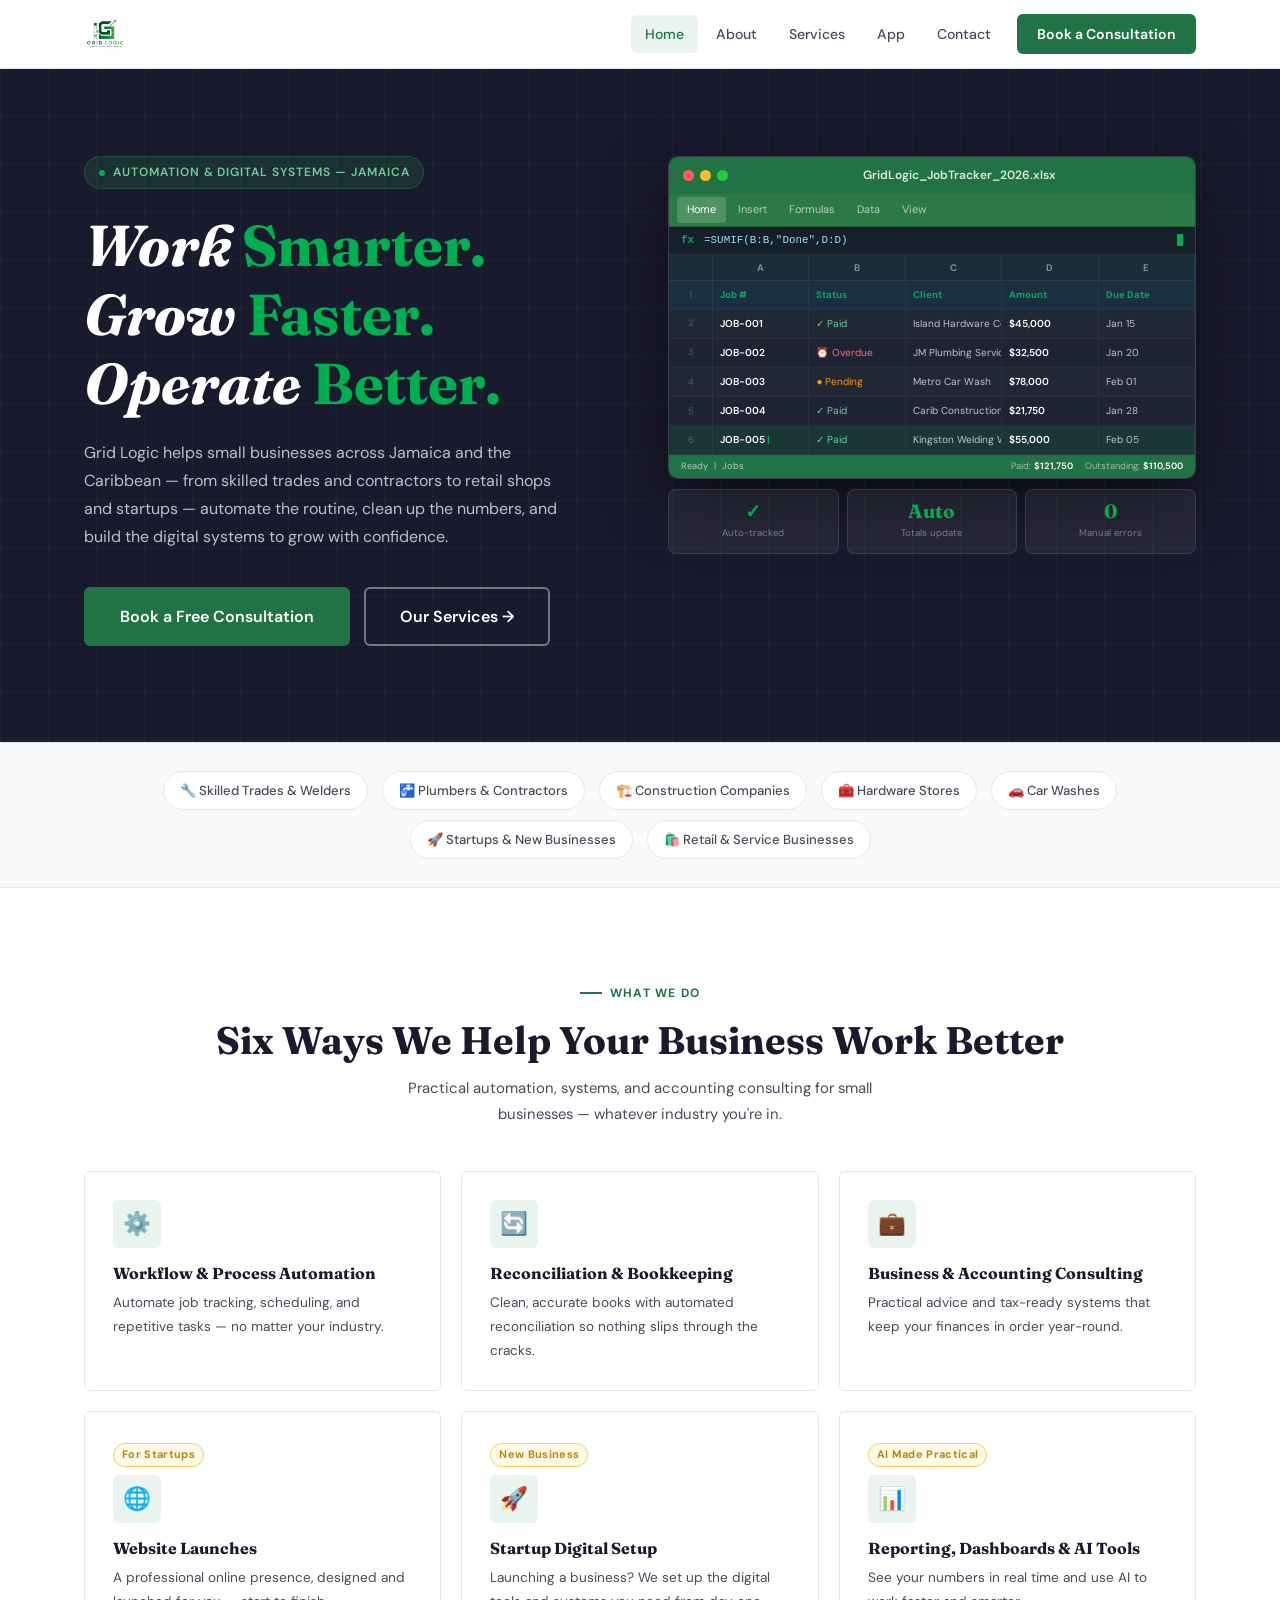
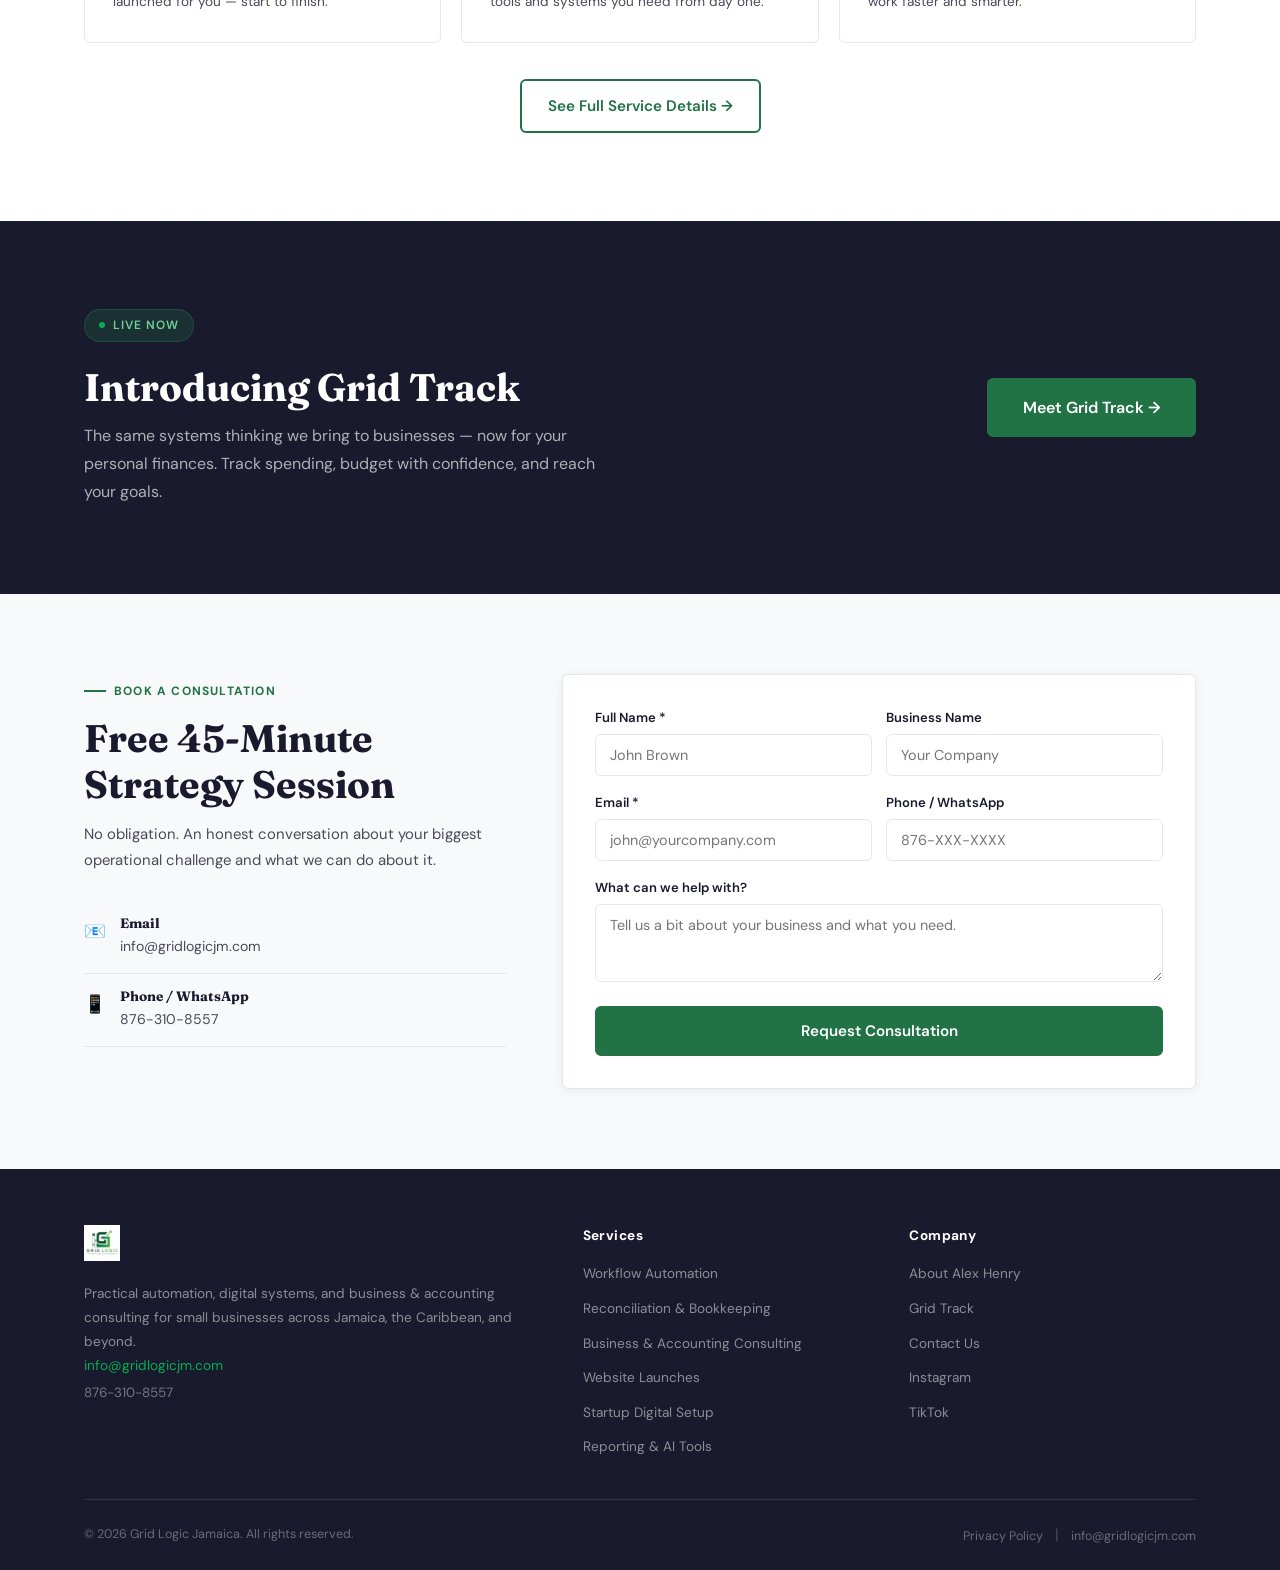
<file: index.html>
<!DOCTYPE html>
<html lang="en">
<head>
<meta charset="UTF-8">
<meta name="viewport" content="width=device-width, initial-scale=1.0">
<title>Grid Logic | Business Automation &amp; Accounting Consulting | Jamaica</title>
<meta name="description" content="Grid Logic helps small businesses across Jamaica and the Caribbean — from skilled trades to startups — automate workflows, streamline finances, and build digital systems that help them grow.">
<link rel="icon" href="assets/logo.png">
<link rel="preconnect" href="https://fonts.googleapis.com">
<link href="https://fonts.googleapis.com/css2?family=DM+Sans:wght@300;400;500;600;700&family=Fraunces:ital,wght@0,600;0,700;1,600&display=swap" rel="stylesheet">
<link rel="stylesheet" href="styles.css">
</head>
<body data-page="home">

<nav>
  <div class="nav-inner">
    <a class="logo" href="index.html"><img src="assets/logo.png" alt="Grid Logic"></a>
    <ul class="nav-links" id="navLinks">
      <li><a href="index.html" data-page="home">Home</a></li>
      <li><a href="about.html" data-page="about">About</a></li>
      <li><a href="services.html" data-page="services">Services</a></li>
      <li><a href="app.html" data-page="app">App</a></li>
      <li><a href="contact.html" data-page="contact">Contact</a></li>
      <li><a href="contact.html" class="nav-cta" style="margin-left:8px">Book a Consultation</a></li>
    </ul>
    <button class="hamburger" onclick="toggleMenu()"><span></span><span></span><span></span></button>
  </div>
</nav>
<div class="mobile-menu" id="mobileMenu">
  <a href="index.html" data-page="home">Home</a>
  <a href="about.html" data-page="about">About</a>
  <a href="services.html" data-page="services">Services</a>
  <a href="app.html" data-page="app">App</a>
  <a href="contact.html" data-page="contact">Contact</a>
  <a href="contact.html" style="color:var(--green);font-weight:700;border:none;margin-top:10px">→ Book a Free Consultation</a>
</div>

<main>

  <!-- HERO -->
  <section class="hero grid-bg">
    <div class="container">
      <div class="hero-inner">
        <div>
          <div class="hero-badge">Automation &amp; Digital Systems — Jamaica</div>
          <h1>Work <em>Smarter.</em><br>Grow <em>Faster.</em><br>Operate <em>Better.</em></h1>
          <p class="hero-sub">Grid Logic helps small businesses across Jamaica and the Caribbean — from skilled trades and contractors to retail shops and startups — automate the routine, clean up the numbers, and build the digital systems to grow with confidence.</p>
          <div class="hero-actions">
            <a class="btn btn-primary btn-lg" href="contact.html">Book a Free Consultation</a>
            <a class="btn btn-outline btn-lg" href="services.html">Our Services →</a>
          </div>
        </div>
        <div class="hero-visual">
          <div class="excel-demo">
            <div class="excel-titlebar">
              <div class="excel-dots"><div class="excel-dot r"></div><div class="excel-dot y"></div><div class="excel-dot g"></div></div>
              <div class="excel-title">GridLogic_JobTracker_2026.xlsx</div>
            </div>
            <div class="excel-ribbon">
              <div class="ribbon-tab active">Home</div><div class="ribbon-tab">Insert</div>
              <div class="ribbon-tab">Formulas</div><div class="ribbon-tab">Data</div><div class="ribbon-tab">View</div>
            </div>
            <div class="excel-formula">
              <div class="formula-label">fx</div>
              <div class="formula-text" id="formulaText">=SUMIF(B:B,"Done",D:D)</div>
              <div class="formula-cursor"></div>
            </div>
            <div class="excel-col-headers">
              <div class="col-hdr"></div><div class="col-hdr">A</div><div class="col-hdr">B</div>
              <div class="col-hdr">C</div><div class="col-hdr">D</div><div class="col-hdr">E</div>
            </div>
            <div class="excel-row header-row">
              <div class="row-num">1</div><div class="cell header">Job #</div><div class="cell header">Status</div>
              <div class="cell header">Client</div><div class="cell header">Amount</div><div class="cell header">Due Date</div>
            </div>
            <div class="excel-row" id="row2">
              <div class="row-num">2</div><div class="cell bold">JOB-001</div><div class="cell green">✓ Paid</div>
              <div class="cell">Island Hardware Co.</div><div class="cell bold">$45,000</div><div class="cell">Jan 15</div>
            </div>
            <div class="excel-row" id="row3">
              <div class="row-num">3</div><div class="cell bold">JOB-002</div><div class="cell red">⏰ Overdue</div>
              <div class="cell">JM Plumbing Services</div><div class="cell bold">$32,500</div><div class="cell">Jan 20</div>
            </div>
            <div class="excel-row" id="row4">
              <div class="row-num">4</div><div class="cell bold">JOB-003</div>
              <div class="cell amber">● Pending</div>
              <div class="cell">Metro Car Wash</div><div class="cell bold">$78,000</div><div class="cell">Feb 01</div>
            </div>
            <div class="excel-row" id="row5">
              <div class="row-num">5</div><div class="cell bold">JOB-004</div><div class="cell green">✓ Paid</div>
              <div class="cell">Carib Construction Ltd.</div><div class="cell bold">$21,750</div><div class="cell">Jan 28</div>
            </div>
            <div class="excel-row highlight" id="row6">
              <div class="row-num">6</div><div class="cell bold typing">JOB-005</div><div class="cell green">✓ Paid</div>
              <div class="cell">Kingston Welding Works</div><div class="cell bold">$55,000</div><div class="cell">Feb 05</div>
            </div>
            <div class="excel-status">
              <div class="status-left" id="excelStatus">Ready &nbsp;|&nbsp; Jobs</div>
              <div class="status-right">
                <div class="status-item">Paid: <span>$121,750</span></div>
                <div class="status-item">Outstanding: <span>$110,500</span></div>
              </div>
            </div>
          </div>
          <div class="kpi-strip">
            <div class="kpi-mini"><span class="kpi-mini-val">✓</span><span class="kpi-mini-label">Auto-tracked</span></div>
            <div class="kpi-mini"><span class="kpi-mini-val">Auto</span><span class="kpi-mini-label">Totals update</span></div>
            <div class="kpi-mini"><span class="kpi-mini-val">0</span><span class="kpi-mini-label">Manual errors</span></div>
          </div>
        </div>
      </div>
    </div>
  </section>

  <!-- WHO WE WORK WITH -->
  <section class="industry-strip">
    <div class="container">
      <div class="industry-track">
        <span class="industry-pill">🔧 Skilled Trades &amp; Welders</span>
        <span class="industry-pill">🚰 Plumbers &amp; Contractors</span>
        <span class="industry-pill">🏗️ Construction Companies</span>
        <span class="industry-pill">🧰 Hardware Stores</span>
        <span class="industry-pill">🚗 Car Washes</span>
        <span class="industry-pill">🚀 Startups &amp; New Businesses</span>
        <span class="industry-pill">🛍️ Retail &amp; Service Businesses</span>
      </div>
    </div>
  </section>

  <!-- SERVICES OVERVIEW -->
  <section class="section" style="background:var(--white)">
    <div class="container">
      <div style="text-align:center;margin-bottom:44px">
        <div class="section-label" style="justify-content:center">What We Do</div>
        <h2 style="color:var(--charcoal);margin-bottom:12px">Six Ways We Help Your Business Work Better</h2>
        <p style="max-width:520px;margin:0 auto;font-size:.93rem">Practical automation, systems, and accounting consulting for small businesses — whatever industry you're in.</p>
      </div>
      <div class="services-grid">
        <a class="service-card fade-in" href="services.html" style="text-decoration:none">
          <div class="service-icon">⚙️</div>
          <h3>Workflow &amp; Process Automation</h3>
          <p>Automate job tracking, scheduling, and repetitive tasks — no matter your industry.</p>
        </a>
        <a class="service-card fade-in" href="services.html" style="text-decoration:none">
          <div class="service-icon">🔄</div>
          <h3>Reconciliation &amp; Bookkeeping</h3>
          <p>Clean, accurate books with automated reconciliation so nothing slips through the cracks.</p>
        </a>
        <a class="service-card fade-in" href="services.html" style="text-decoration:none">
          <div class="service-icon">💼</div>
          <h3>Business &amp; Accounting Consulting</h3>
          <p>Practical advice and tax-ready systems that keep your finances in order year-round.</p>
        </a>
        <a class="service-card fade-in" href="services.html" style="text-decoration:none">
          <div class="smb-badge">For Startups</div>
          <div class="service-icon">🌐</div>
          <h3>Website Launches</h3>
          <p>A professional online presence, designed and launched for you — start to finish.</p>
        </a>
        <a class="service-card fade-in" href="services.html" style="text-decoration:none">
          <div class="smb-badge">New Business</div>
          <div class="service-icon">🚀</div>
          <h3>Startup Digital Setup</h3>
          <p>Launching a business? We set up the digital tools and systems you need from day one.</p>
        </a>
        <a class="service-card fade-in" href="services.html" style="text-decoration:none">
          <div class="smb-badge">AI Made Practical</div>
          <div class="service-icon">📊</div>
          <h3>Reporting, Dashboards &amp; AI Tools</h3>
          <p>See your numbers in real time and use AI to work faster and smarter.</p>
        </a>
      </div>
      <div style="text-align:center;margin-top:36px">
        <a class="btn btn-outline-dark" href="services.html">See Full Service Details →</a>
      </div>
    </div>
  </section>

  <!-- APP TEASER -->
  <section class="section" style="background:var(--charcoal);position:relative;overflow:hidden">
    <div class="grid-bg" style="position:absolute;inset:0;opacity:.5"></div>
    <div class="container" style="position:relative;z-index:1">
      <div style="display:grid;grid-template-columns:1fr auto;gap:32px;align-items:center;flex-wrap:wrap" class="hero-inner">
        <div>
          <div class="hero-badge">Live Now</div>
          <h2 style="color:white;margin-bottom:12px">Introducing Grid Track</h2>
          <p style="color:rgba(255,255,255,.65);max-width:520px;margin:0">The same systems thinking we bring to businesses — now for your personal finances. Track spending, budget with confidence, and reach your goals.</p>
        </div>
        <a class="btn btn-primary btn-lg" href="app.html">Meet Grid Track →</a>
      </div>
    </div>
  </section>

  <!-- CONTACT ON HOME -->
  <section style="padding:80px 0;background:var(--off)">
    <div class="container">
      <div class="contact-grid">
        <div>
          <div class="section-label">Book a Consultation</div>
          <h2 style="color:var(--charcoal);margin-bottom:14px">Free 45-Minute Strategy Session</h2>
          <p style="margin-bottom:28px;font-size:.93rem">No obligation. An honest conversation about your biggest operational challenge and what we can do about it.</p>
          <div class="contact-detail">
            <div class="contact-icon">📧</div>
            <div><h4>Email</h4><a href="mailto:info@gridlogicjm.com">info@gridlogicjm.com</a></div>
          </div>
          <div class="contact-detail">
            <div class="contact-icon">📱</div>
            <div><h4>Phone / WhatsApp</h4><a href="tel:+18763108557">876-310-8557</a></div>
          </div>
        </div>
        <div class="contact-form-card">
          <form id="homeContactForm" onsubmit="handleFormSubmit(event,'homeContactForm','homeFormSuccess')">
            <input type="hidden" name="access_key" value="1b878998-fc58-48d2-9be1-063ecc3f9d35">
            <input type="hidden" name="subject" value="New Consultation Request — Grid Logic Website">
            <div class="form-row">
              <div class="form-group"><label>Full Name *</label><input type="text" name="name" placeholder="John Brown" required></div>
              <div class="form-group"><label>Business Name</label><input type="text" name="business" placeholder="Your Company"></div>
            </div>
            <div class="form-row">
              <div class="form-group"><label>Email *</label><input type="email" name="email" placeholder="john@yourcompany.com" required></div>
              <div class="form-group"><label>Phone / WhatsApp</label><input type="tel" name="phone" placeholder="876-XXX-XXXX"></div>
            </div>
            <div class="form-group"><label>What can we help with?</label><textarea name="message" rows="3" placeholder="Tell us a bit about your business and what you need."></textarea></div>
            <button type="submit" class="btn btn-primary" style="width:100%;justify-content:center">Request Consultation</button>
          </form>
          <div class="form-success" id="homeFormSuccess">✓ Thanks! We'll be in touch within one business day.</div>
        </div>
      </div>
    </div>
  </section>

</main>

<footer>
  <div class="footer-inner">
    <div class="footer-top">
      <div class="footer-brand">
        <a href="index.html"><img src="assets/logo.png" alt="Grid Logic"></a>
        <p>Practical automation, digital systems, and business &amp; accounting consulting for small businesses across Jamaica, the Caribbean, and beyond.</p>
        <p><a href="mailto:info@gridlogicjm.com" style="color:var(--green-accent);text-decoration:none;font-size:.85rem">info@gridlogicjm.com</a></p>
        <p style="margin-top:4px"><a href="tel:+18763108557" style="color:rgba(255,255,255,.4);text-decoration:none;font-size:.84rem">876-310-8557</a></p>
      </div>
      <div class="footer-col">
        <h5>Services</h5>
        <ul class="footer-links">
          <li><a href="services.html">Workflow Automation</a></li>
          <li><a href="services.html">Reconciliation &amp; Bookkeeping</a></li>
          <li><a href="services.html">Business &amp; Accounting Consulting</a></li>
          <li><a href="services.html">Website Launches</a></li>
          <li><a href="services.html">Startup Digital Setup</a></li>
          <li><a href="services.html">Reporting &amp; AI Tools</a></li>
        </ul>
      </div>
      <div class="footer-col">
        <h5>Company</h5>
        <ul class="footer-links">
          <li><a href="about.html">About Alex Henry</a></li>
          <li><a href="app.html">Grid Track</a></li>
          <li><a href="contact.html">Contact Us</a></li>
          <li><a href="https://www.instagram.com/gridlogicjm" target="_blank">Instagram</a></li>
          <li><a href="https://www.tiktok.com/@gridlogicjm" target="_blank">TikTok</a></li>
        </ul>
      </div>
    </div>
    <div class="footer-bottom">
      <p>© 2026 Grid Logic Jamaica. All rights reserved.</p>
      <div>
        <a href="privacy-policy.html">Privacy Policy</a>
        <span class="footer-divider">|</span>
        <a href="mailto:info@gridlogicjm.com">info@gridlogicjm.com</a>
      </div>
    </div>
  </div>
</footer>

<script src="main.js"></script>
</body>
</html>
</file>
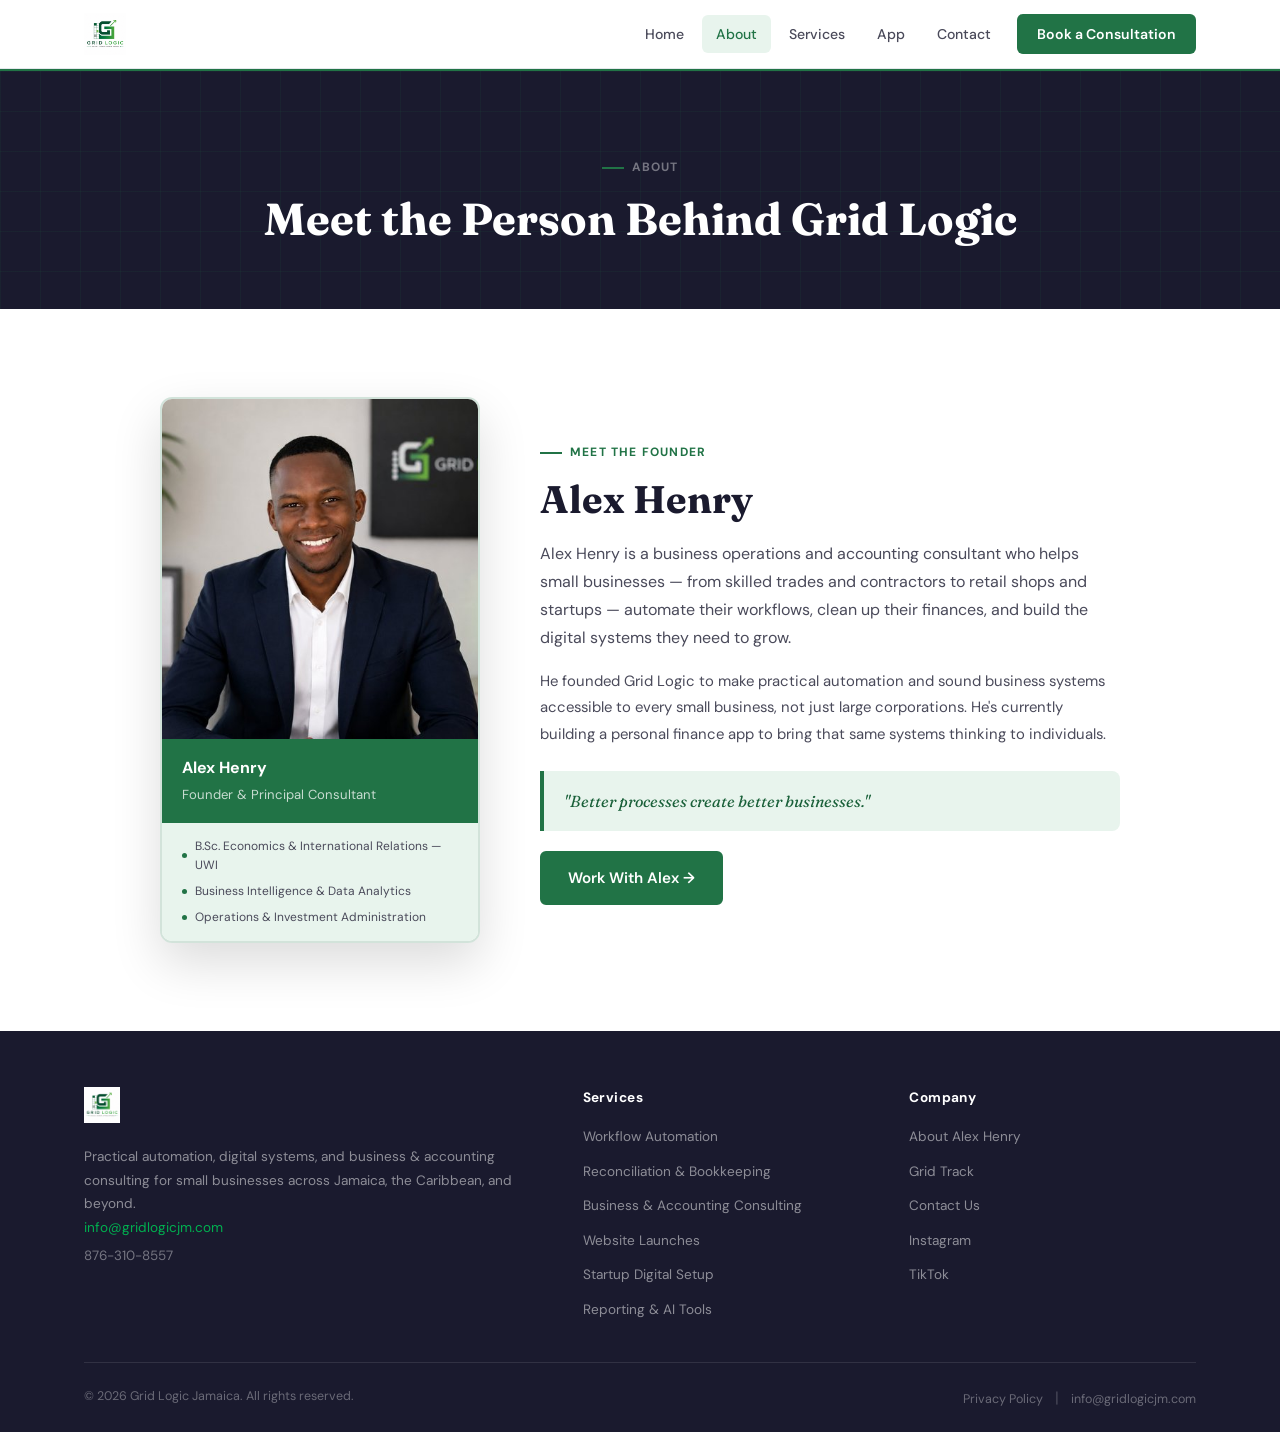
<file: about.html>
<!DOCTYPE html>
<html lang="en">
<head>
<meta charset="UTF-8">
<meta name="viewport" content="width=device-width, initial-scale=1.0">
<title>About Alex Henry | Grid Logic</title>
<meta name="description" content="Meet Alex Henry, founder of Grid Logic — helping small businesses across Jamaica and the Caribbean automate, organize, and grow.">
<link rel="icon" href="assets/logo.png">
<link rel="preconnect" href="https://fonts.googleapis.com">
<link href="https://fonts.googleapis.com/css2?family=DM+Sans:wght@300;400;500;600;700&family=Fraunces:ital,wght@0,600;0,700;1,600&display=swap" rel="stylesheet">
<link rel="stylesheet" href="styles.css">
</head>
<body data-page="about">

<nav>
  <div class="nav-inner">
    <a class="logo" href="index.html"><img src="assets/logo.png" alt="Grid Logic"></a>
    <ul class="nav-links" id="navLinks">
      <li><a href="index.html" data-page="home">Home</a></li>
      <li><a href="about.html" data-page="about">About</a></li>
      <li><a href="services.html" data-page="services">Services</a></li>
      <li><a href="app.html" data-page="app">App</a></li>
      <li><a href="contact.html" data-page="contact">Contact</a></li>
      <li><a href="contact.html" class="nav-cta" style="margin-left:8px">Book a Consultation</a></li>
    </ul>
    <button class="hamburger" onclick="toggleMenu()"><span></span><span></span><span></span></button>
  </div>
</nav>
<div class="mobile-menu" id="mobileMenu">
  <a href="index.html" data-page="home">Home</a>
  <a href="about.html" data-page="about">About</a>
  <a href="services.html" data-page="services">Services</a>
  <a href="app.html" data-page="app">App</a>
  <a href="contact.html" data-page="contact">Contact</a>
  <a href="contact.html" style="color:var(--green);font-weight:700;border:none;margin-top:10px">→ Book a Free Consultation</a>
</div>

<main>
  <div class="page-hero">
    <div class="container">
      <div class="section-label" style="justify-content:center;color:rgba(255,255,255,.4)">About</div>
      <h1>Meet the Person Behind Grid Logic</h1>
    </div>
  </div>
  <section class="section">
    <div class="container">
      <div class="founder-grid">
        <div class="founder-photo-card">
          <img src="assets/founder-alex-henry.jpg" alt="Alex Henry, Founder of Grid Logic">
          <div class="founder-nameplate">
            <strong>Alex Henry</strong>
            <span>Founder &amp; Principal Consultant</span>
          </div>
          <div class="founder-creds">
            <div class="cred-tag"><div class="cred-dot"></div>B.Sc. Economics &amp; International Relations — UWI</div>
            <div class="cred-tag"><div class="cred-dot"></div>Business Intelligence &amp; Data Analytics</div>
            <div class="cred-tag"><div class="cred-dot"></div>Operations &amp; Investment Administration</div>
          </div>
        </div>
        <div>
          <div class="section-label">Meet the Founder</div>
          <h2 style="color:var(--charcoal);margin-bottom:18px">Alex Henry</h2>
          <p style="font-size:1rem;margin-bottom:16px">Alex Henry is a business operations and accounting consultant who helps small businesses — from skilled trades and contractors to retail shops and startups — automate their workflows, clean up their finances, and build the digital systems they need to grow.</p>
          <p style="font-size:.93rem;margin-bottom:24px">He founded Grid Logic to make practical automation and sound business systems accessible to every small business, not just large corporations. He's currently building a personal finance app to bring that same systems thinking to individuals.</p>
          <div class="founder-quote">
            <p>"Better processes create better businesses."</p>
          </div>
          <a class="btn btn-primary" href="contact.html">Work With Alex →</a>
        </div>
      </div>
    </div>
  </section>
</main>

<footer>
  <div class="footer-inner">
    <div class="footer-top">
      <div class="footer-brand">
        <a href="index.html"><img src="assets/logo.png" alt="Grid Logic"></a>
        <p>Practical automation, digital systems, and business &amp; accounting consulting for small businesses across Jamaica, the Caribbean, and beyond.</p>
        <p><a href="mailto:info@gridlogicjm.com" style="color:var(--green-accent);text-decoration:none;font-size:.85rem">info@gridlogicjm.com</a></p>
        <p style="margin-top:4px"><a href="tel:+18763108557" style="color:rgba(255,255,255,.4);text-decoration:none;font-size:.84rem">876-310-8557</a></p>
      </div>
      <div class="footer-col">
        <h5>Services</h5>
        <ul class="footer-links">
          <li><a href="services.html">Workflow Automation</a></li>
          <li><a href="services.html">Reconciliation &amp; Bookkeeping</a></li>
          <li><a href="services.html">Business &amp; Accounting Consulting</a></li>
          <li><a href="services.html">Website Launches</a></li>
          <li><a href="services.html">Startup Digital Setup</a></li>
          <li><a href="services.html">Reporting &amp; AI Tools</a></li>
        </ul>
      </div>
      <div class="footer-col">
        <h5>Company</h5>
        <ul class="footer-links">
          <li><a href="about.html">About Alex Henry</a></li>
          <li><a href="app.html">Grid Track</a></li>
          <li><a href="contact.html">Contact Us</a></li>
          <li><a href="https://www.instagram.com/gridlogicjm" target="_blank">Instagram</a></li>
          <li><a href="https://www.tiktok.com/@gridlogicjm" target="_blank">TikTok</a></li>
        </ul>
      </div>
    </div>
    <div class="footer-bottom">
      <p>© 2026 Grid Logic Jamaica. All rights reserved.</p>
      <div>
        <a href="privacy-policy.html">Privacy Policy</a>
        <span class="footer-divider">|</span>
        <a href="mailto:info@gridlogicjm.com">info@gridlogicjm.com</a>
      </div>
    </div>
  </div>
</footer>

<script src="main.js"></script>
</body>
</html>
</file>
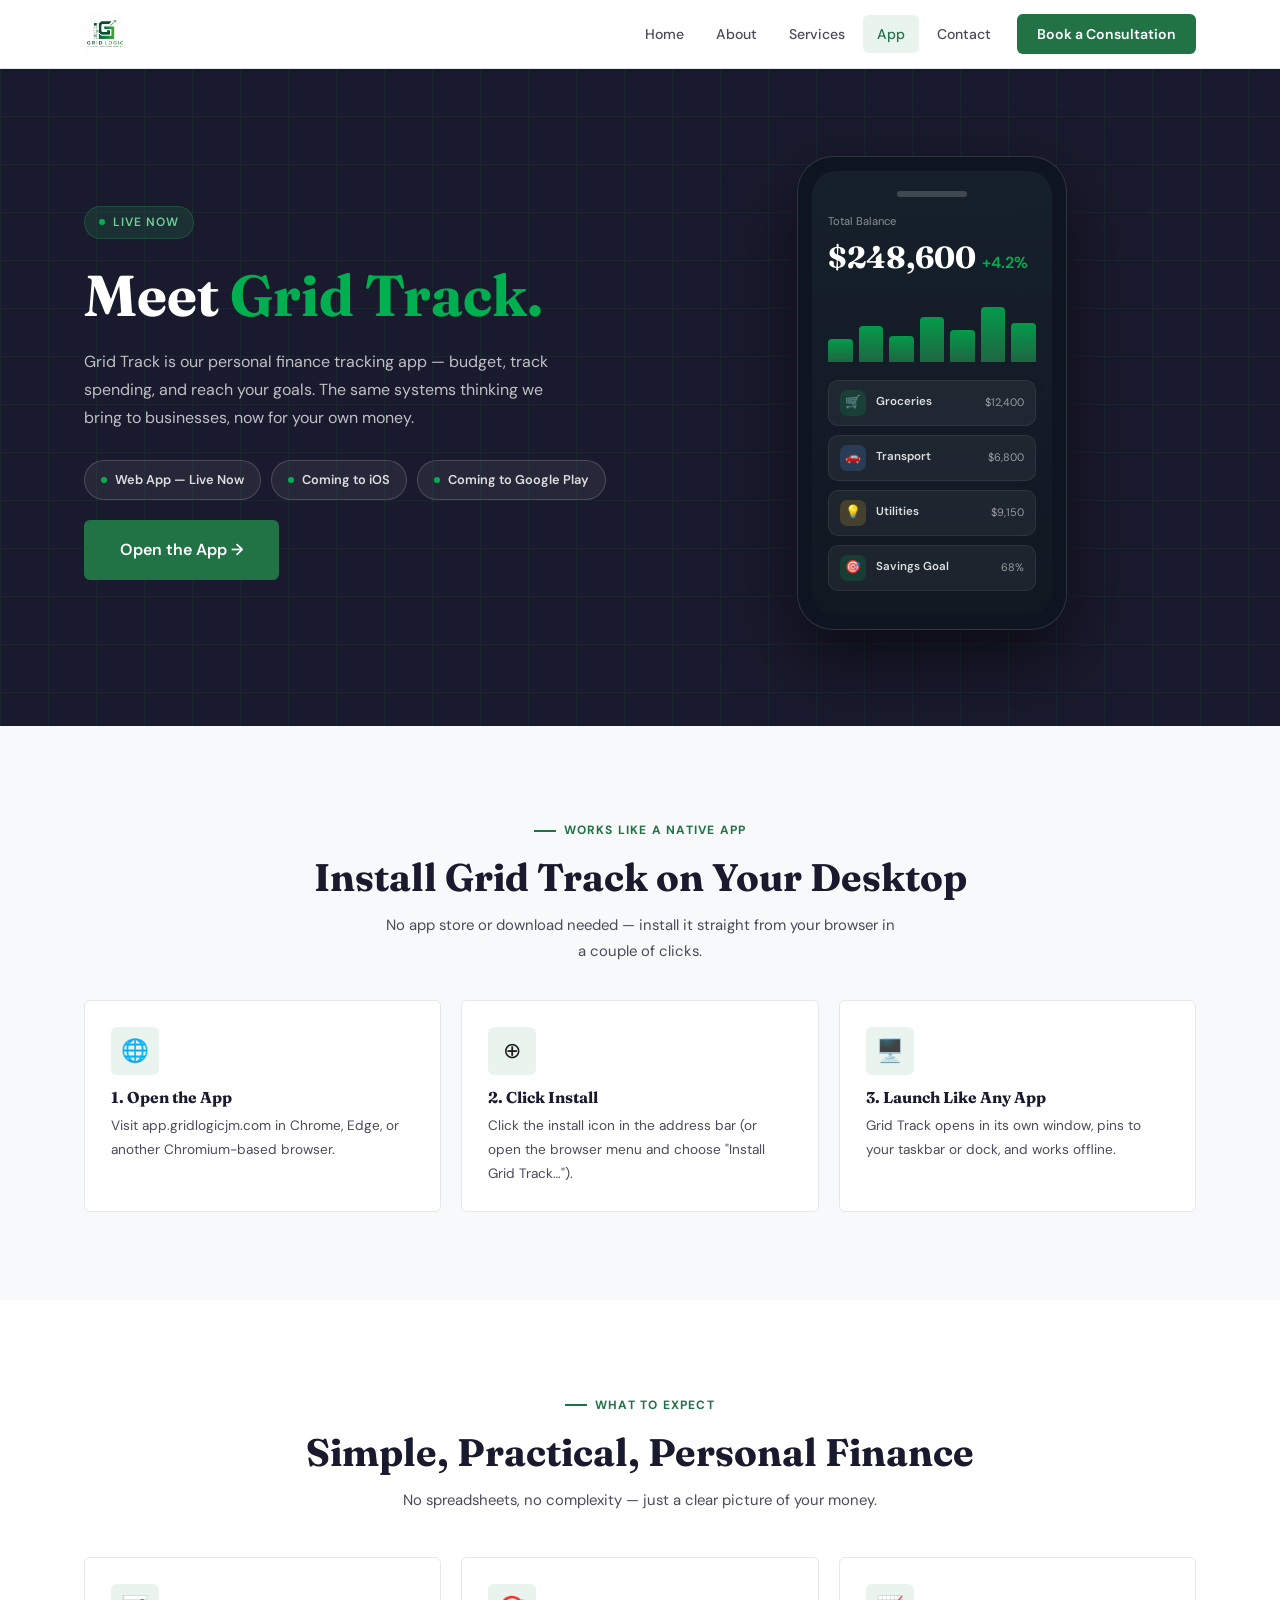
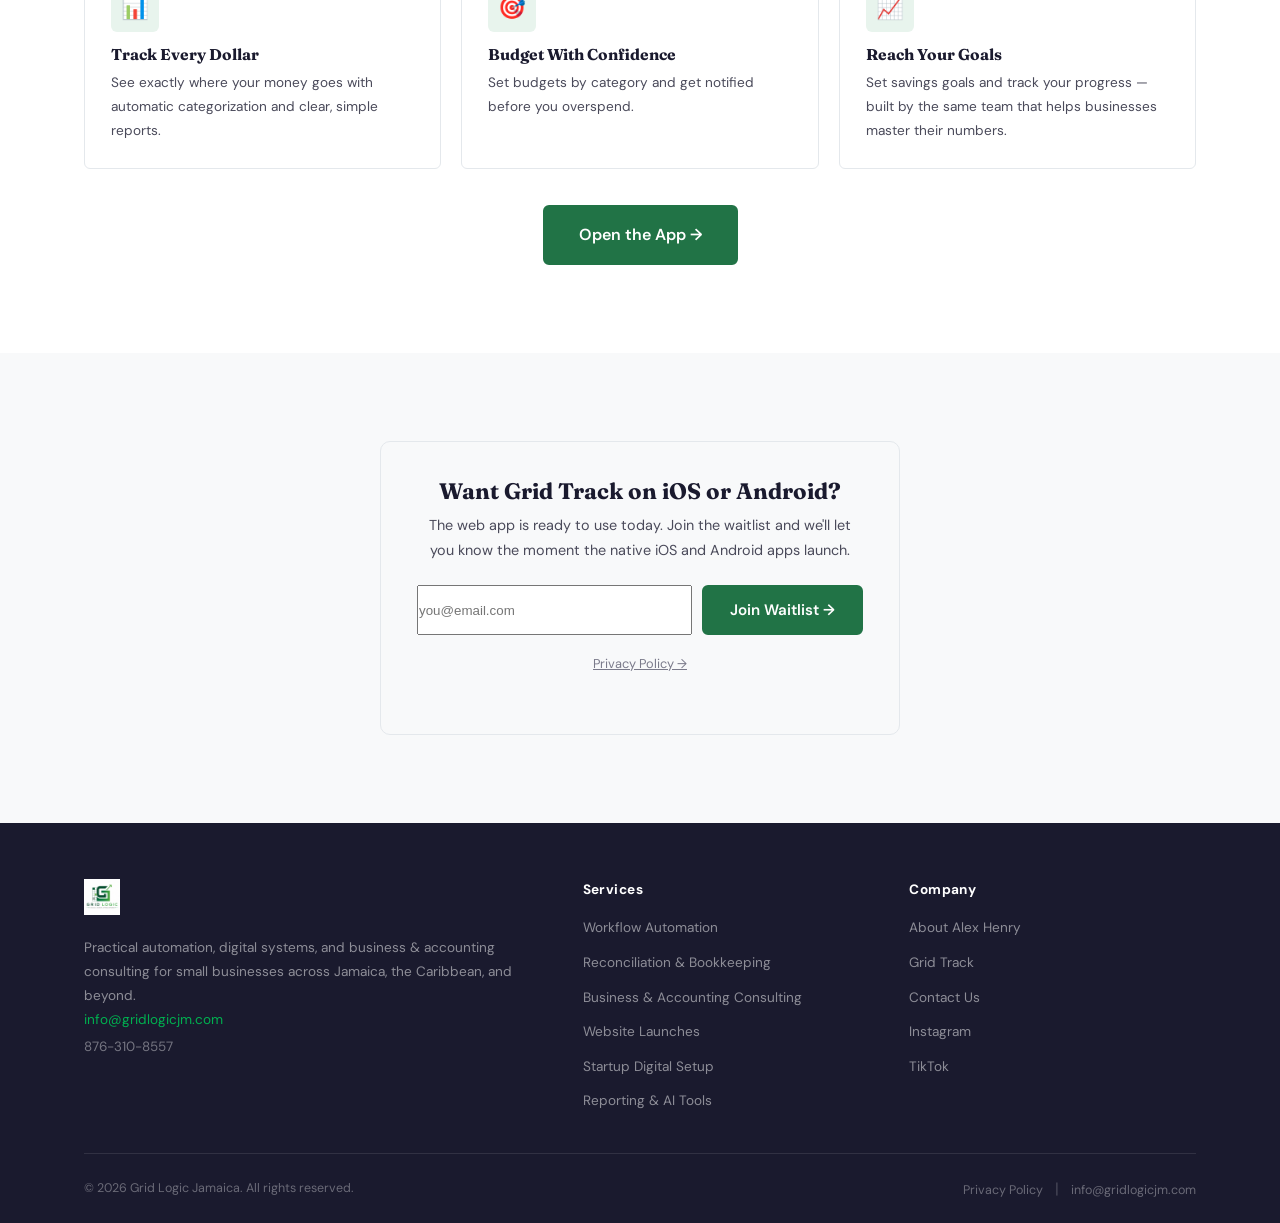
<file: app.html>
<!DOCTYPE html>
<html lang="en">
<head>
<meta charset="UTF-8">
<meta name="viewport" content="width=device-width, initial-scale=1.0">
<title>Grid Track | Personal Finance App by Grid Logic</title>
<meta name="description" content="Grid Track, the personal finance tracking app by Grid Logic, is live — budget, track spending, and reach your goals. Try it now as a web app, with iOS and Google Play coming soon.">
<link rel="icon" href="assets/logo.png">
<link rel="preconnect" href="https://fonts.googleapis.com">
<link href="https://fonts.googleapis.com/css2?family=DM+Sans:wght@300;400;500;600;700&family=Fraunces:ital,wght@0,600;0,700;1,600&display=swap" rel="stylesheet">
<link rel="stylesheet" href="styles.css">
</head>
<body data-page="app">

<nav>
  <div class="nav-inner">
    <a class="logo" href="index.html"><img src="assets/logo.png" alt="Grid Logic"></a>
    <ul class="nav-links" id="navLinks">
      <li><a href="index.html" data-page="home">Home</a></li>
      <li><a href="about.html" data-page="about">About</a></li>
      <li><a href="services.html" data-page="services">Services</a></li>
      <li><a href="app.html" data-page="app">App</a></li>
      <li><a href="contact.html" data-page="contact">Contact</a></li>
      <li><a href="contact.html" class="nav-cta" style="margin-left:8px">Book a Consultation</a></li>
    </ul>
    <button class="hamburger" onclick="toggleMenu()"><span></span><span></span><span></span></button>
  </div>
</nav>
<div class="mobile-menu" id="mobileMenu">
  <a href="index.html" data-page="home">Home</a>
  <a href="about.html" data-page="about">About</a>
  <a href="services.html" data-page="services">Services</a>
  <a href="app.html" data-page="app">App</a>
  <a href="contact.html" data-page="contact">Contact</a>
  <a href="contact.html" style="color:var(--green);font-weight:700;border:none;margin-top:10px">→ Book a Free Consultation</a>
</div>

<main>

  <!-- APP HERO -->
  <section class="app-hero grid-bg">
    <div class="container">
      <div class="app-hero-inner">
        <div>
          <div class="hero-badge">Live Now</div>
          <h1>Meet <em style="font-style:normal;color:var(--green-accent)">Grid Track.</em></h1>
          <p class="hero-sub">Grid Track is our personal finance tracking app — budget, track spending, and reach your goals. The same systems thinking we bring to businesses, now for your own money.</p>
          <div class="platform-badges">
            <span class="platform-badge"><span class="dot"></span> Web App — Live Now</span>
            <span class="platform-badge"><span class="dot"></span> Coming to iOS</span>
            <span class="platform-badge"><span class="dot"></span> Coming to Google Play</span>
          </div>
          <div class="hero-actions" style="margin-top:20px">
            <a class="btn btn-primary btn-lg" href="https://app.gridlogicjm.com" target="_blank" rel="noopener">Open the App →</a>
          </div>
        </div>
        <div>
          <div class="phone-mockup fade-in">
            <div class="phone-screen">
              <div class="phone-notch"></div>
              <div class="phone-greeting">Total Balance</div>
              <div class="phone-balance">$248,600<span>+4.2%</span></div>
              <div class="phone-chart">
                <div class="bar" style="height:35%"></div>
                <div class="bar" style="height:55%"></div>
                <div class="bar" style="height:40%"></div>
                <div class="bar" style="height:70%"></div>
                <div class="bar" style="height:50%"></div>
                <div class="bar" style="height:85%"></div>
                <div class="bar" style="height:60%"></div>
              </div>
              <div class="phone-cats">
                <div class="phone-cat">
                  <div class="phone-cat-icon" style="background:rgba(0,176,80,.18)">🛒</div>
                  <div class="phone-cat-name">Groceries</div>
                  <div class="phone-cat-amt">$12,400</div>
                </div>
                <div class="phone-cat">
                  <div class="phone-cat-icon" style="background:rgba(88,166,255,.18)">🚗</div>
                  <div class="phone-cat-name">Transport</div>
                  <div class="phone-cat-amt">$6,800</div>
                </div>
                <div class="phone-cat">
                  <div class="phone-cat-icon" style="background:rgba(255,189,46,.18)">💡</div>
                  <div class="phone-cat-name">Utilities</div>
                  <div class="phone-cat-amt">$9,150</div>
                </div>
                <div class="phone-cat">
                  <div class="phone-cat-icon" style="background:rgba(0,176,80,.18)">🎯</div>
                  <div class="phone-cat-name">Savings Goal</div>
                  <div class="phone-cat-amt">68%</div>
                </div>
              </div>
            </div>
          </div>
        </div>
      </div>
    </div>
  </section>

  <!-- INSTALL ON DESKTOP -->
  <section class="section" style="background:var(--off)">
    <div class="container">
      <div style="text-align:center;margin-bottom:36px">
        <div class="section-label" style="justify-content:center">Works Like a Native App</div>
        <h2 style="color:var(--charcoal);margin-bottom:12px">Install Grid Track on Your Desktop</h2>
        <p style="max-width:520px;margin:0 auto;font-size:.93rem">No app store or download needed — install it straight from your browser in a couple of clicks.</p>
      </div>
      <div class="app-features">
        <div class="app-feature fade-in">
          <div class="service-icon">🌐</div>
          <h3>1. Open the App</h3>
          <p>Visit app.gridlogicjm.com in Chrome, Edge, or another Chromium-based browser.</p>
        </div>
        <div class="app-feature fade-in">
          <div class="service-icon">⊕</div>
          <h3>2. Click Install</h3>
          <p>Click the install icon in the address bar (or open the browser menu and choose "Install Grid Track…").</p>
        </div>
        <div class="app-feature fade-in">
          <div class="service-icon">🖥️</div>
          <h3>3. Launch Like Any App</h3>
          <p>Grid Track opens in its own window, pins to your taskbar or dock, and works offline.</p>
        </div>
      </div>
    </div>
  </section>

  <!-- FEATURES -->
  <section class="section">
    <div class="container">
      <div style="text-align:center;margin-bottom:44px">
        <div class="section-label" style="justify-content:center">What to Expect</div>
        <h2 style="color:var(--charcoal);margin-bottom:12px">Simple, Practical, Personal Finance</h2>
        <p style="max-width:520px;margin:0 auto;font-size:.93rem">No spreadsheets, no complexity — just a clear picture of your money.</p>
      </div>
      <div class="app-features">
        <div class="app-feature fade-in">
          <div class="service-icon">📊</div>
          <h3>Track Every Dollar</h3>
          <p>See exactly where your money goes with automatic categorization and clear, simple reports.</p>
        </div>
        <div class="app-feature fade-in">
          <div class="service-icon">🎯</div>
          <h3>Budget With Confidence</h3>
          <p>Set budgets by category and get notified before you overspend.</p>
        </div>
        <div class="app-feature fade-in">
          <div class="service-icon">📈</div>
          <h3>Reach Your Goals</h3>
          <p>Set savings goals and track your progress — built by the same team that helps businesses master their numbers.</p>
        </div>
      </div>
      <div style="text-align:center;margin-top:36px">
        <a class="btn btn-primary btn-lg" href="https://app.gridlogicjm.com" target="_blank" rel="noopener">Open the App →</a>
      </div>
    </div>
  </section>

  <!-- WAITLIST -->
  <section class="section" style="background:var(--off)" id="waitlist">
    <div class="container">
      <div class="waitlist-box">
        <h3>Want Grid Track on iOS or Android?</h3>
        <p>The web app is ready to use today. Join the waitlist and we'll let you know the moment the native iOS and Android apps launch.</p>
        <form id="waitlistForm" onsubmit="handleFormSubmit(event,'waitlistForm','waitlistSuccess')">
          <input type="hidden" name="access_key" value="1b878998-fc58-48d2-9be1-063ecc3f9d35">
          <input type="hidden" name="subject" value="New Grid Track Waitlist Signup — Grid Logic Website">
          <div class="waitlist-row">
            <input type="email" name="email" placeholder="you@email.com" required>
            <button type="submit" class="btn btn-primary">Join Waitlist →</button>
          </div>
        </form>
        <div class="form-success" id="waitlistSuccess">✓ You're on the list! We'll let you know when it's ready.</div>
        <p style="text-align:center;margin-top:18px;font-size:.8rem"><a href="privacy-policy.html" style="color:var(--text-light)">Privacy Policy →</a></p>
      </div>
    </div>
  </section>

</main>

<footer>
  <div class="footer-inner">
    <div class="footer-top">
      <div class="footer-brand">
        <a href="index.html"><img src="assets/logo.png" alt="Grid Logic"></a>
        <p>Practical automation, digital systems, and business &amp; accounting consulting for small businesses across Jamaica, the Caribbean, and beyond.</p>
        <p><a href="mailto:info@gridlogicjm.com" style="color:var(--green-accent);text-decoration:none;font-size:.85rem">info@gridlogicjm.com</a></p>
        <p style="margin-top:4px"><a href="tel:+18763108557" style="color:rgba(255,255,255,.4);text-decoration:none;font-size:.84rem">876-310-8557</a></p>
      </div>
      <div class="footer-col">
        <h5>Services</h5>
        <ul class="footer-links">
          <li><a href="services.html">Workflow Automation</a></li>
          <li><a href="services.html">Reconciliation &amp; Bookkeeping</a></li>
          <li><a href="services.html">Business &amp; Accounting Consulting</a></li>
          <li><a href="services.html">Website Launches</a></li>
          <li><a href="services.html">Startup Digital Setup</a></li>
          <li><a href="services.html">Reporting &amp; AI Tools</a></li>
        </ul>
      </div>
      <div class="footer-col">
        <h5>Company</h5>
        <ul class="footer-links">
          <li><a href="about.html">About Alex Henry</a></li>
          <li><a href="app.html">Grid Track</a></li>
          <li><a href="contact.html">Contact Us</a></li>
          <li><a href="https://www.instagram.com/gridlogicjm" target="_blank">Instagram</a></li>
          <li><a href="https://www.tiktok.com/@gridlogicjm" target="_blank">TikTok</a></li>
        </ul>
      </div>
    </div>
    <div class="footer-bottom">
      <p>© 2026 Grid Logic Jamaica. All rights reserved.</p>
      <div>
        <a href="privacy-policy.html">Privacy Policy</a>
        <span class="footer-divider">|</span>
        <a href="mailto:info@gridlogicjm.com">info@gridlogicjm.com</a>
      </div>
    </div>
  </div>
</footer>

<script src="main.js"></script>
</body>
</html>
</file>
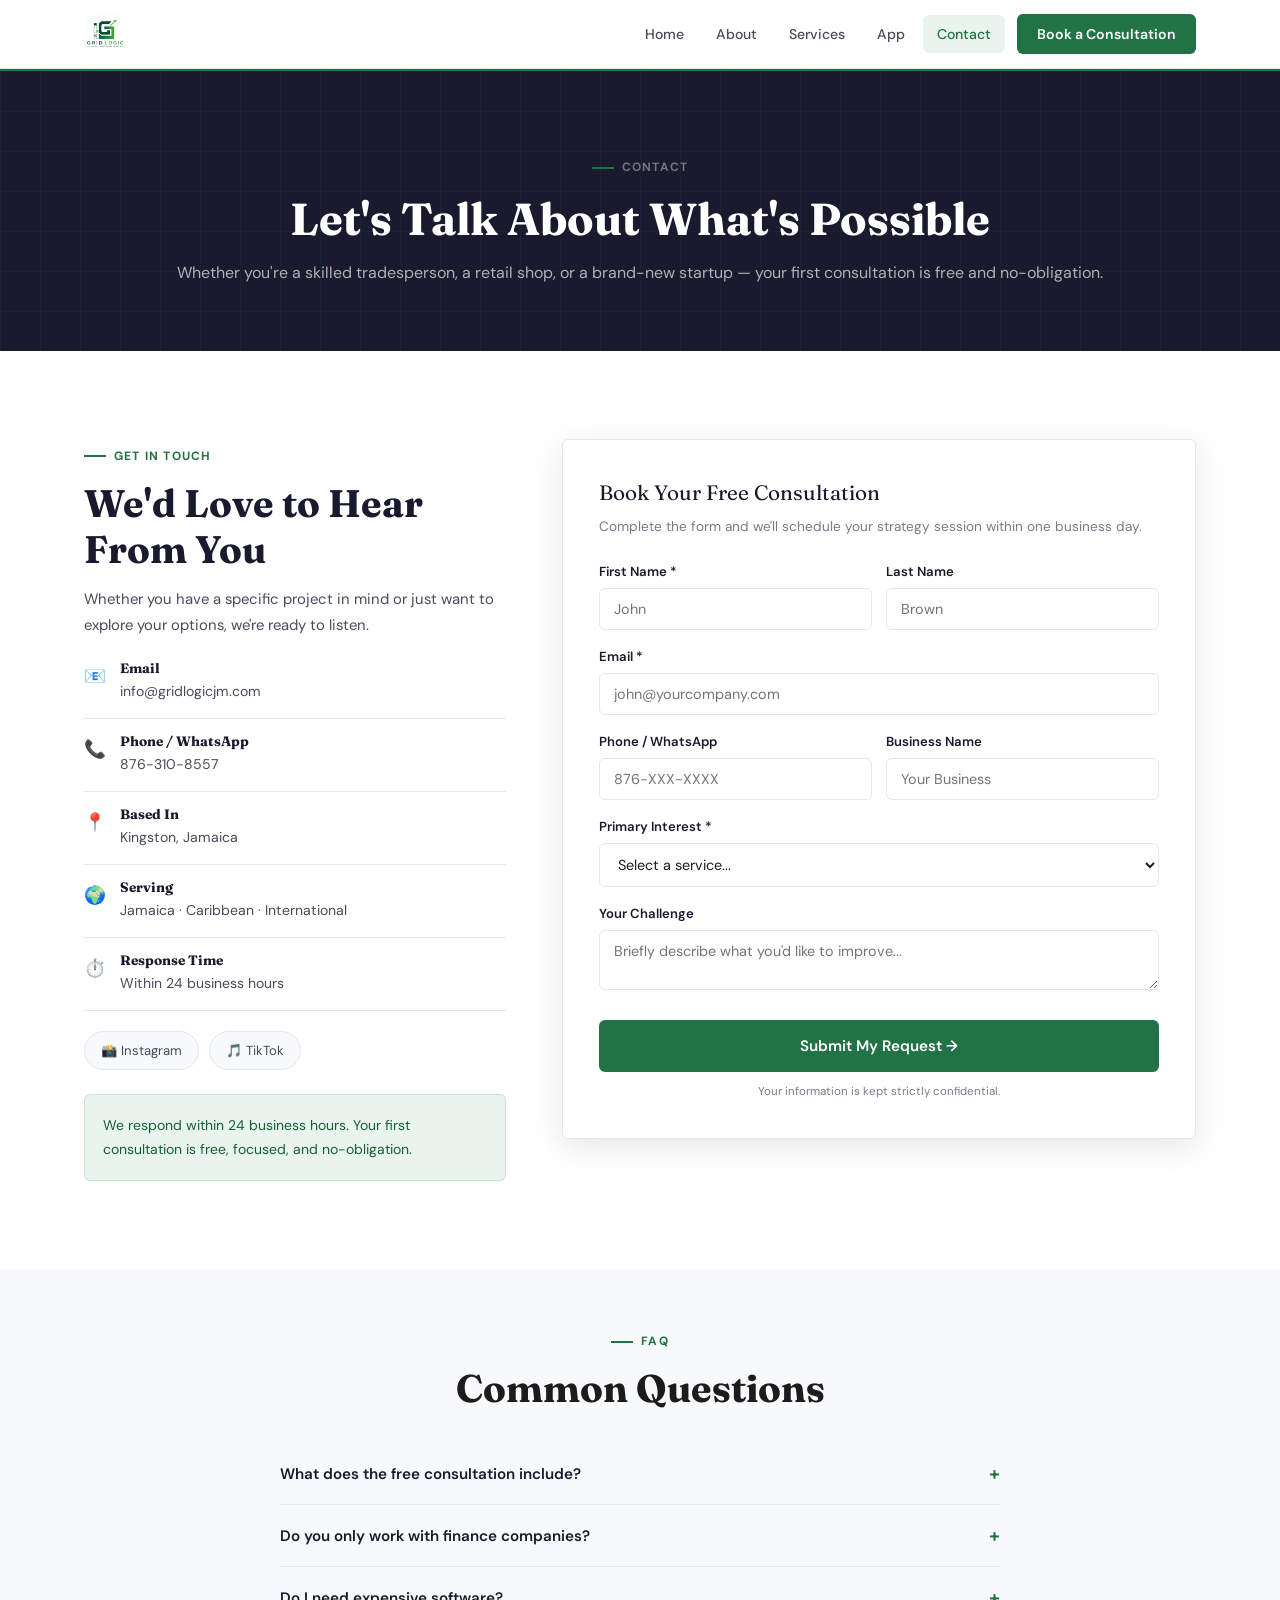
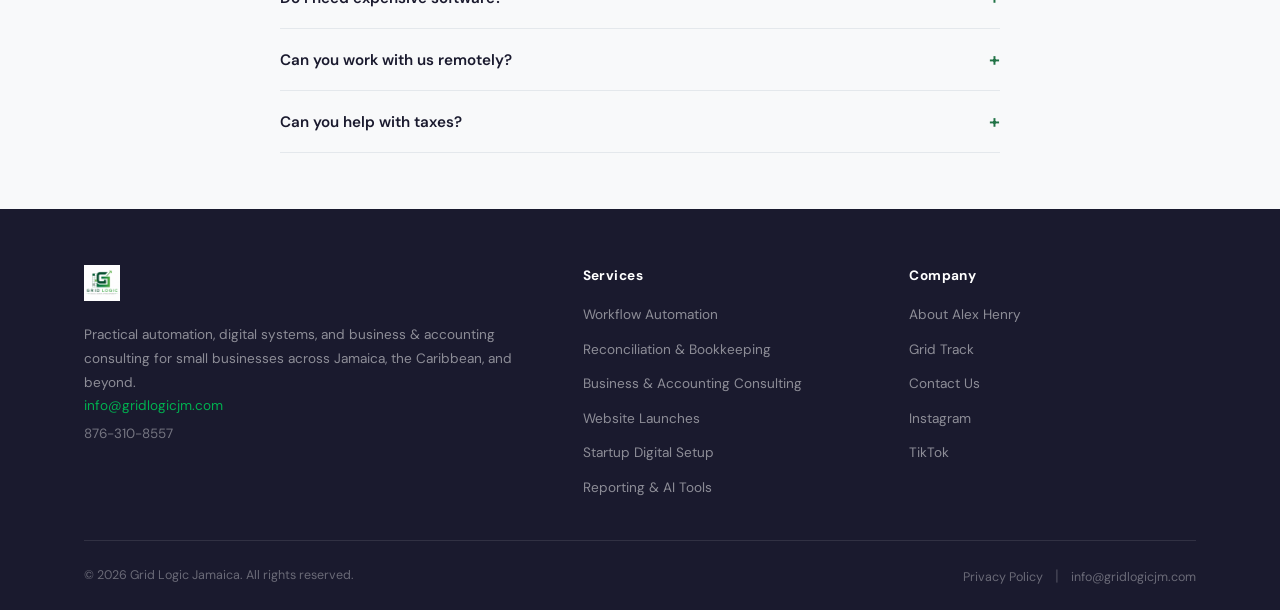
<file: contact.html>
<!DOCTYPE html>
<html lang="en">
<head>
<meta charset="UTF-8">
<meta name="viewport" content="width=device-width, initial-scale=1.0">
<title>Contact | Grid Logic</title>
<meta name="description" content="Book a free consultation with Grid Logic. We help small businesses across Jamaica and the Caribbean automate, organize, and grow — whatever industry you're in.">
<link rel="icon" href="assets/logo.png">
<link rel="preconnect" href="https://fonts.googleapis.com">
<link href="https://fonts.googleapis.com/css2?family=DM+Sans:wght@300;400;500;600;700&family=Fraunces:ital,wght@0,600;0,700;1,600&display=swap" rel="stylesheet">
<link rel="stylesheet" href="styles.css">
</head>
<body data-page="contact">

<nav>
  <div class="nav-inner">
    <a class="logo" href="index.html"><img src="assets/logo.png" alt="Grid Logic"></a>
    <ul class="nav-links" id="navLinks">
      <li><a href="index.html" data-page="home">Home</a></li>
      <li><a href="about.html" data-page="about">About</a></li>
      <li><a href="services.html" data-page="services">Services</a></li>
      <li><a href="app.html" data-page="app">App</a></li>
      <li><a href="contact.html" data-page="contact">Contact</a></li>
      <li><a href="contact.html" class="nav-cta" style="margin-left:8px">Book a Consultation</a></li>
    </ul>
    <button class="hamburger" onclick="toggleMenu()"><span></span><span></span><span></span></button>
  </div>
</nav>
<div class="mobile-menu" id="mobileMenu">
  <a href="index.html" data-page="home">Home</a>
  <a href="about.html" data-page="about">About</a>
  <a href="services.html" data-page="services">Services</a>
  <a href="app.html" data-page="app">App</a>
  <a href="contact.html" data-page="contact">Contact</a>
  <a href="contact.html" style="color:var(--green);font-weight:700;border:none;margin-top:10px">→ Book a Free Consultation</a>
</div>

<main>
  <div class="page-hero">
    <div class="container">
      <div class="section-label" style="justify-content:center;color:rgba(255,255,255,.4)">Contact</div>
      <h1>Let's Talk About What's Possible</h1>
      <p style="color:rgba(255,255,255,.65);margin-top:14px">Whether you're a skilled tradesperson, a retail shop, or a brand-new startup — your first consultation is free and no-obligation.</p>
    </div>
  </div>
  <section class="section">
    <div class="container">
      <div class="contact-grid">
        <div>
          <div class="section-label">Get In Touch</div>
          <h2 style="color:var(--charcoal);margin-bottom:14px">We'd Love to Hear From You</h2>
          <p style="margin-bottom:8px;font-size:.93rem">Whether you have a specific project in mind or just want to explore your options, we're ready to listen.</p>
          <div class="contact-detail">
            <div class="contact-icon">📧</div>
            <div><h4>Email</h4><a href="mailto:info@gridlogicjm.com">info@gridlogicjm.com</a></div>
          </div>
          <div class="contact-detail">
            <div class="contact-icon">📞</div>
            <div><h4>Phone / WhatsApp</h4><a href="tel:+18763108557">876-310-8557</a></div>
          </div>
          <div class="contact-detail">
            <div class="contact-icon">📍</div>
            <div><h4>Based In</h4><span>Kingston, Jamaica</span></div>
          </div>
          <div class="contact-detail">
            <div class="contact-icon">🌍</div>
            <div><h4>Serving</h4><span>Jamaica · Caribbean · International</span></div>
          </div>
          <div class="contact-detail">
            <div class="contact-icon">⏱️</div>
            <div><h4>Response Time</h4><span>Within 24 business hours</span></div>
          </div>
          <div class="social-pills">
            <a href="https://www.instagram.com/gridlogicjm" target="_blank" class="social-pill">📸 Instagram</a>
            <a href="https://www.tiktok.com/@gridlogicjm" target="_blank" class="social-pill">🎵 TikTok</a>
          </div>
          <div style="margin-top:24px;background:var(--green-pale);border-radius:var(--r);padding:18px;border:1px solid rgba(33,115,70,.15)">
            <p style="color:var(--green-dark);font-size:.875rem;margin:0">We respond within 24 business hours. Your first consultation is free, focused, and no-obligation.</p>
          </div>
        </div>
        <div class="contact-form">
          <div class="form-title">Book Your Free Consultation</div>
          <div class="form-subtitle">Complete the form and we'll schedule your strategy session within one business day.</div>
          <form id="contactPageForm" onsubmit="handleFormSubmit(event,'contactPageForm','contactPageSuccess')">
            <input type="hidden" name="access_key" value="1b878998-fc58-48d2-9be1-063ecc3f9d35">
            <input type="hidden" name="subject" value="New Consultation Request — Grid Logic">
            <input type="hidden" name="from_name" value="Grid Logic Website">
            <input type="hidden" name="redirect" value="false">
            <div class="form-row">
              <div class="form-group"><label>First Name *</label><input type="text" name="first_name" placeholder="John" required></div>
              <div class="form-group"><label>Last Name</label><input type="text" name="last_name" placeholder="Brown"></div>
            </div>
            <div class="form-group"><label>Email *</label><input type="email" name="email" placeholder="john@yourcompany.com" required></div>
            <div class="form-row">
              <div class="form-group"><label>Phone / WhatsApp</label><input type="tel" name="phone" placeholder="876-XXX-XXXX"></div>
              <div class="form-group"><label>Business Name</label><input type="text" name="company" placeholder="Your Business"></div>
            </div>
            <div class="form-group">
              <label>Primary Interest *</label>
              <select name="service_interest">
                <option value="">Select a service...</option>
                <option>Workflow &amp; Process Automation</option>
                <option>Reconciliation &amp; Bookkeeping</option>
                <option>Business &amp; Accounting Consulting</option>
                <option>Website Launches</option>
                <option>Startup Digital Setup</option>
                <option>Reporting, Dashboards &amp; AI Tools</option>
                <option>Not Sure — I'd Like an Assessment</option>
              </select>
            </div>
            <div class="form-group"><label>Your Challenge</label><textarea name="message" placeholder="Briefly describe what you'd like to improve..."></textarea></div>
            <button class="btn btn-primary form-submit" type="submit">Submit My Request →</button>
            <p style="font-size:.72rem;color:var(--text-light);margin-top:10px;text-align:center">Your information is kept strictly confidential.</p>
          </form>
          <div id="contactPageSuccess" class="form-success">
            <span class="check">✅</span>
            <h3 style="color:var(--charcoal);margin-bottom:8px;font-family:'Fraunces',serif">Request Received!</h3>
            <p style="color:var(--text-mid)">Alex will be in touch within one business day.</p>
          </div>
        </div>
      </div>
    </div>
  </section>

  <!-- FAQ -->
  <section style="padding:56px 0;background:var(--off)">
    <div class="container">
      <div style="text-align:center;margin-bottom:32px">
        <div class="section-label" style="justify-content:center">FAQ</div>
        <h2>Common Questions</h2>
      </div>
      <div class="faq-list">
        <div class="faq-item"><button class="faq-q" onclick="toggleFaq(this)">What does the free consultation include?<span class="faq-chevron">+</span></button><div class="faq-a"><p>A focused 45-minute session where we explore your challenges and share initial observations — regardless of whether you engage Grid Logic afterward.</p></div></div>
        <div class="faq-item"><button class="faq-q" onclick="toggleFaq(this)">Do you only work with finance companies?<span class="faq-chevron">+</span></button><div class="faq-a"><p>Not anymore — and honestly, not for a while. We work with small businesses across every industry: skilled trades, contractors, hardware stores, car washes, retail, and startups. If it can be automated or organized, we can probably help.</p></div></div>
        <div class="faq-item"><button class="faq-q" onclick="toggleFaq(this)">Do I need expensive software?<span class="faq-chevron">+</span></button><div class="faq-a"><p>Not at all. Many of our most impactful solutions are built in tools you already have, like Microsoft Excel.</p></div></div>
        <div class="faq-item"><button class="faq-q" onclick="toggleFaq(this)">Can you work with us remotely?<span class="faq-chevron">+</span></button><div class="faq-a"><p>Yes — we serve clients across Jamaica, the Caribbean, and internationally via remote collaboration.</p></div></div>
        <div class="faq-item"><button class="faq-q" onclick="toggleFaq(this)">Can you help with taxes?<span class="faq-chevron">+</span></button><div class="faq-a"><p>We're not a tax filing service, but we build the bookkeeping and record-keeping systems that make working with your accountant — or filing your own taxes — far simpler.</p></div></div>
      </div>
    </div>
  </section>
</main>

<footer>
  <div class="footer-inner">
    <div class="footer-top">
      <div class="footer-brand">
        <a href="index.html"><img src="assets/logo.png" alt="Grid Logic"></a>
        <p>Practical automation, digital systems, and business &amp; accounting consulting for small businesses across Jamaica, the Caribbean, and beyond.</p>
        <p><a href="mailto:info@gridlogicjm.com" style="color:var(--green-accent);text-decoration:none;font-size:.85rem">info@gridlogicjm.com</a></p>
        <p style="margin-top:4px"><a href="tel:+18763108557" style="color:rgba(255,255,255,.4);text-decoration:none;font-size:.84rem">876-310-8557</a></p>
      </div>
      <div class="footer-col">
        <h5>Services</h5>
        <ul class="footer-links">
          <li><a href="services.html">Workflow Automation</a></li>
          <li><a href="services.html">Reconciliation &amp; Bookkeeping</a></li>
          <li><a href="services.html">Business &amp; Accounting Consulting</a></li>
          <li><a href="services.html">Website Launches</a></li>
          <li><a href="services.html">Startup Digital Setup</a></li>
          <li><a href="services.html">Reporting &amp; AI Tools</a></li>
        </ul>
      </div>
      <div class="footer-col">
        <h5>Company</h5>
        <ul class="footer-links">
          <li><a href="about.html">About Alex Henry</a></li>
          <li><a href="app.html">Grid Track</a></li>
          <li><a href="contact.html">Contact Us</a></li>
          <li><a href="https://www.instagram.com/gridlogicjm" target="_blank">Instagram</a></li>
          <li><a href="https://www.tiktok.com/@gridlogicjm" target="_blank">TikTok</a></li>
        </ul>
      </div>
    </div>
    <div class="footer-bottom">
      <p>© 2026 Grid Logic Jamaica. All rights reserved.</p>
      <div>
        <a href="privacy-policy.html">Privacy Policy</a>
        <span class="footer-divider">|</span>
        <a href="mailto:info@gridlogicjm.com">info@gridlogicjm.com</a>
      </div>
    </div>
  </div>
</footer>

<script src="main.js"></script>
</body>
</html>
</file>
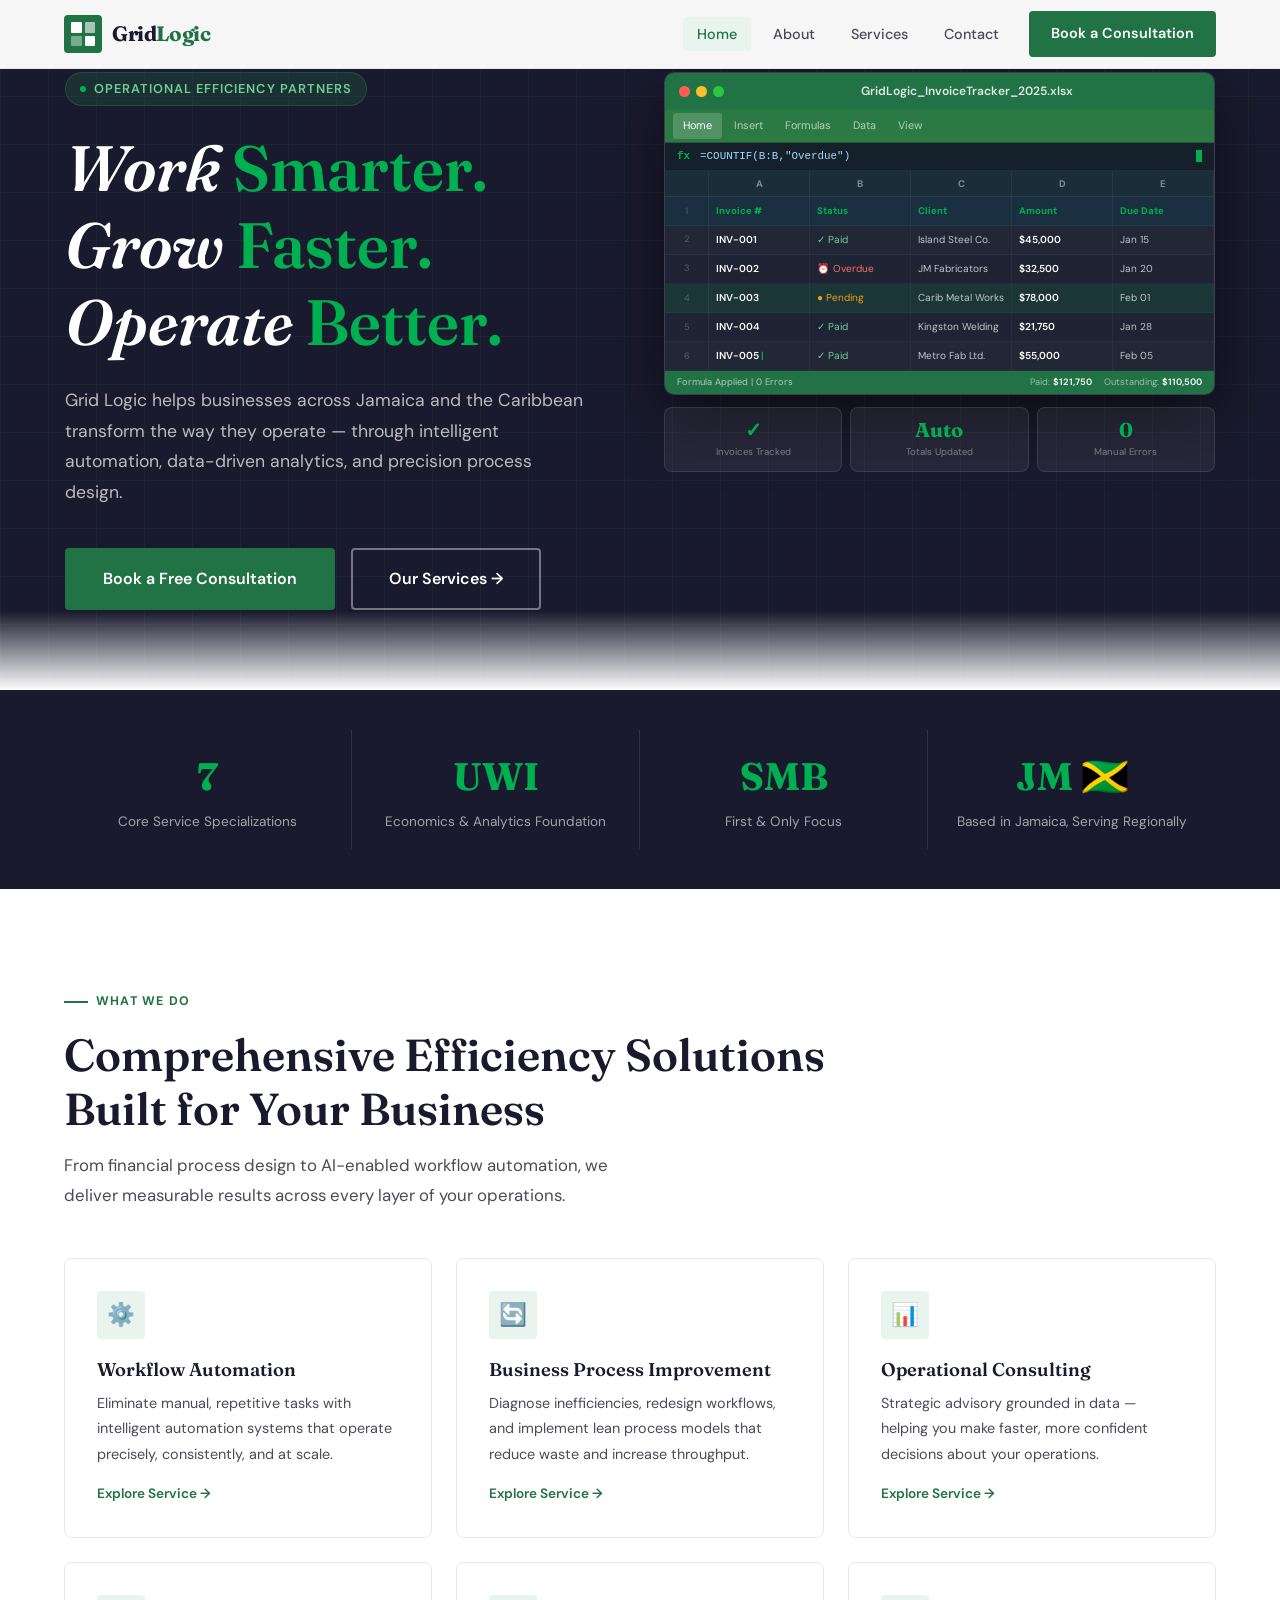
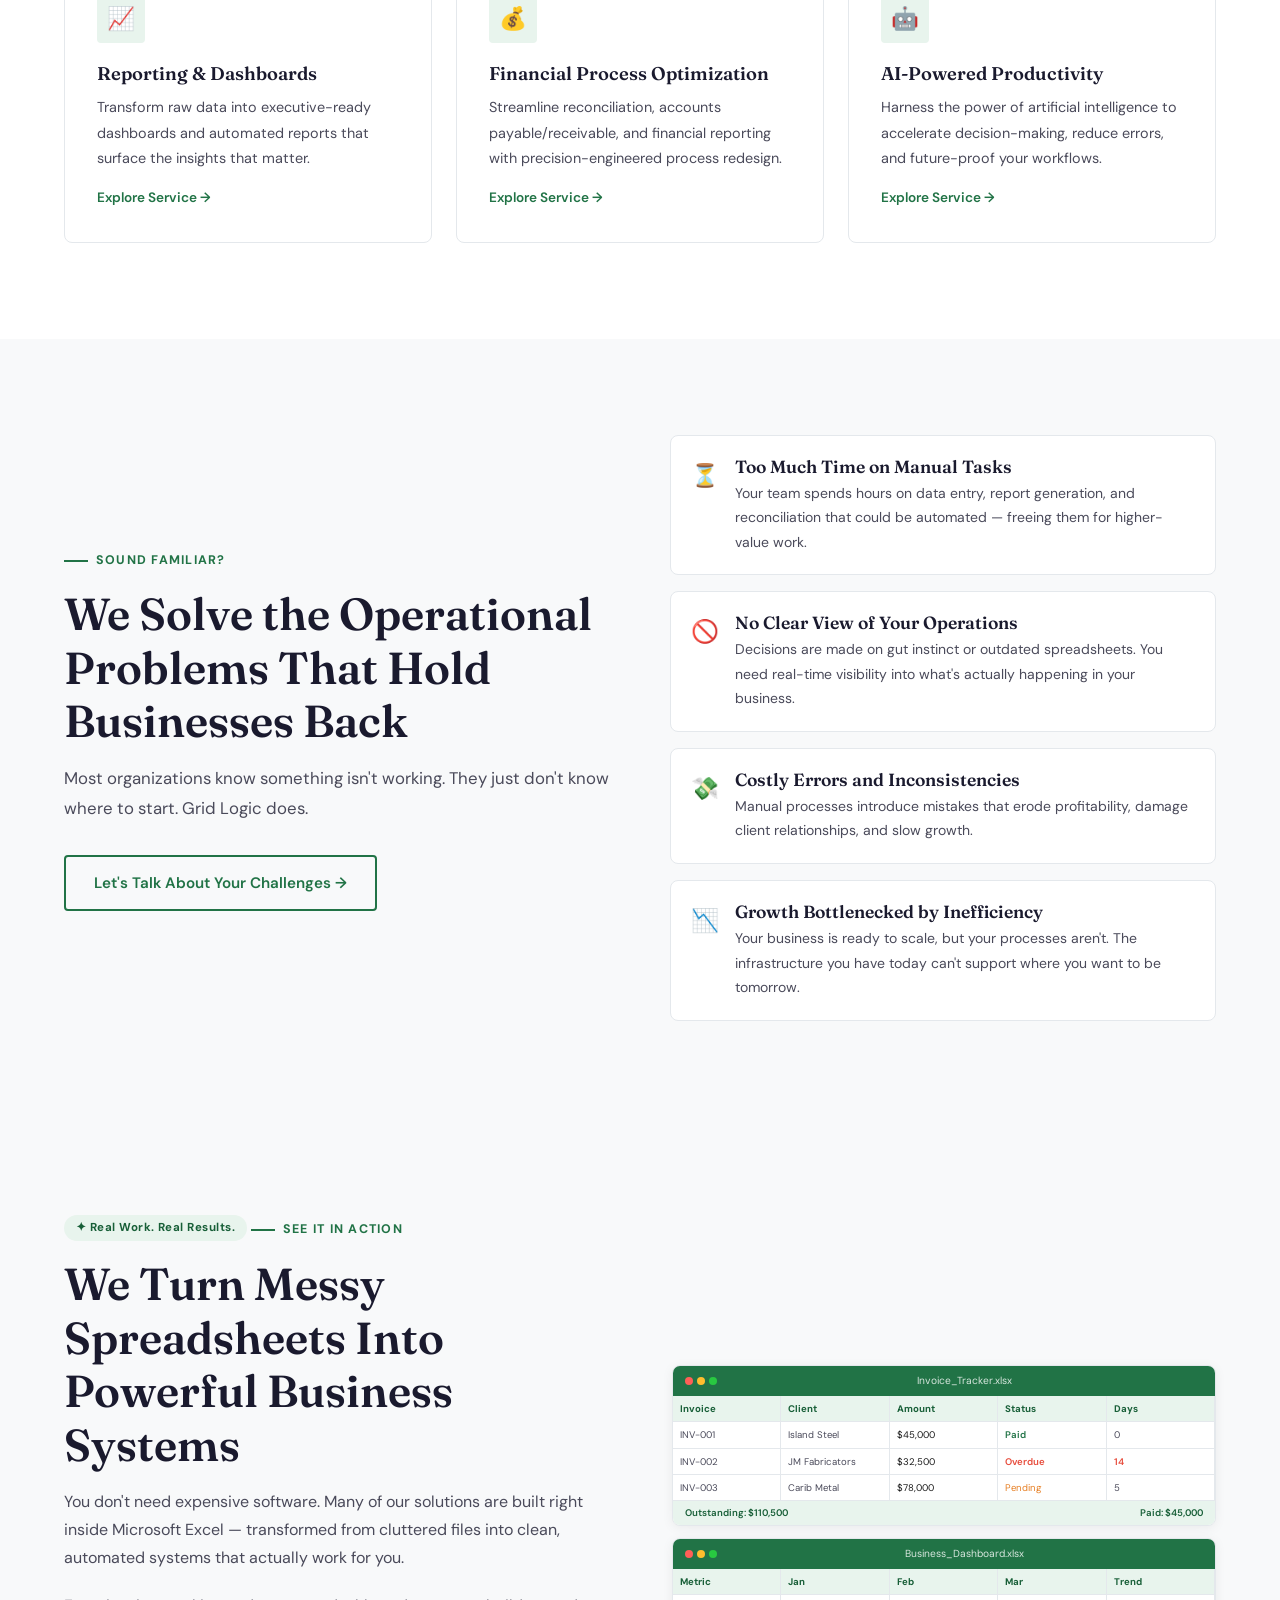
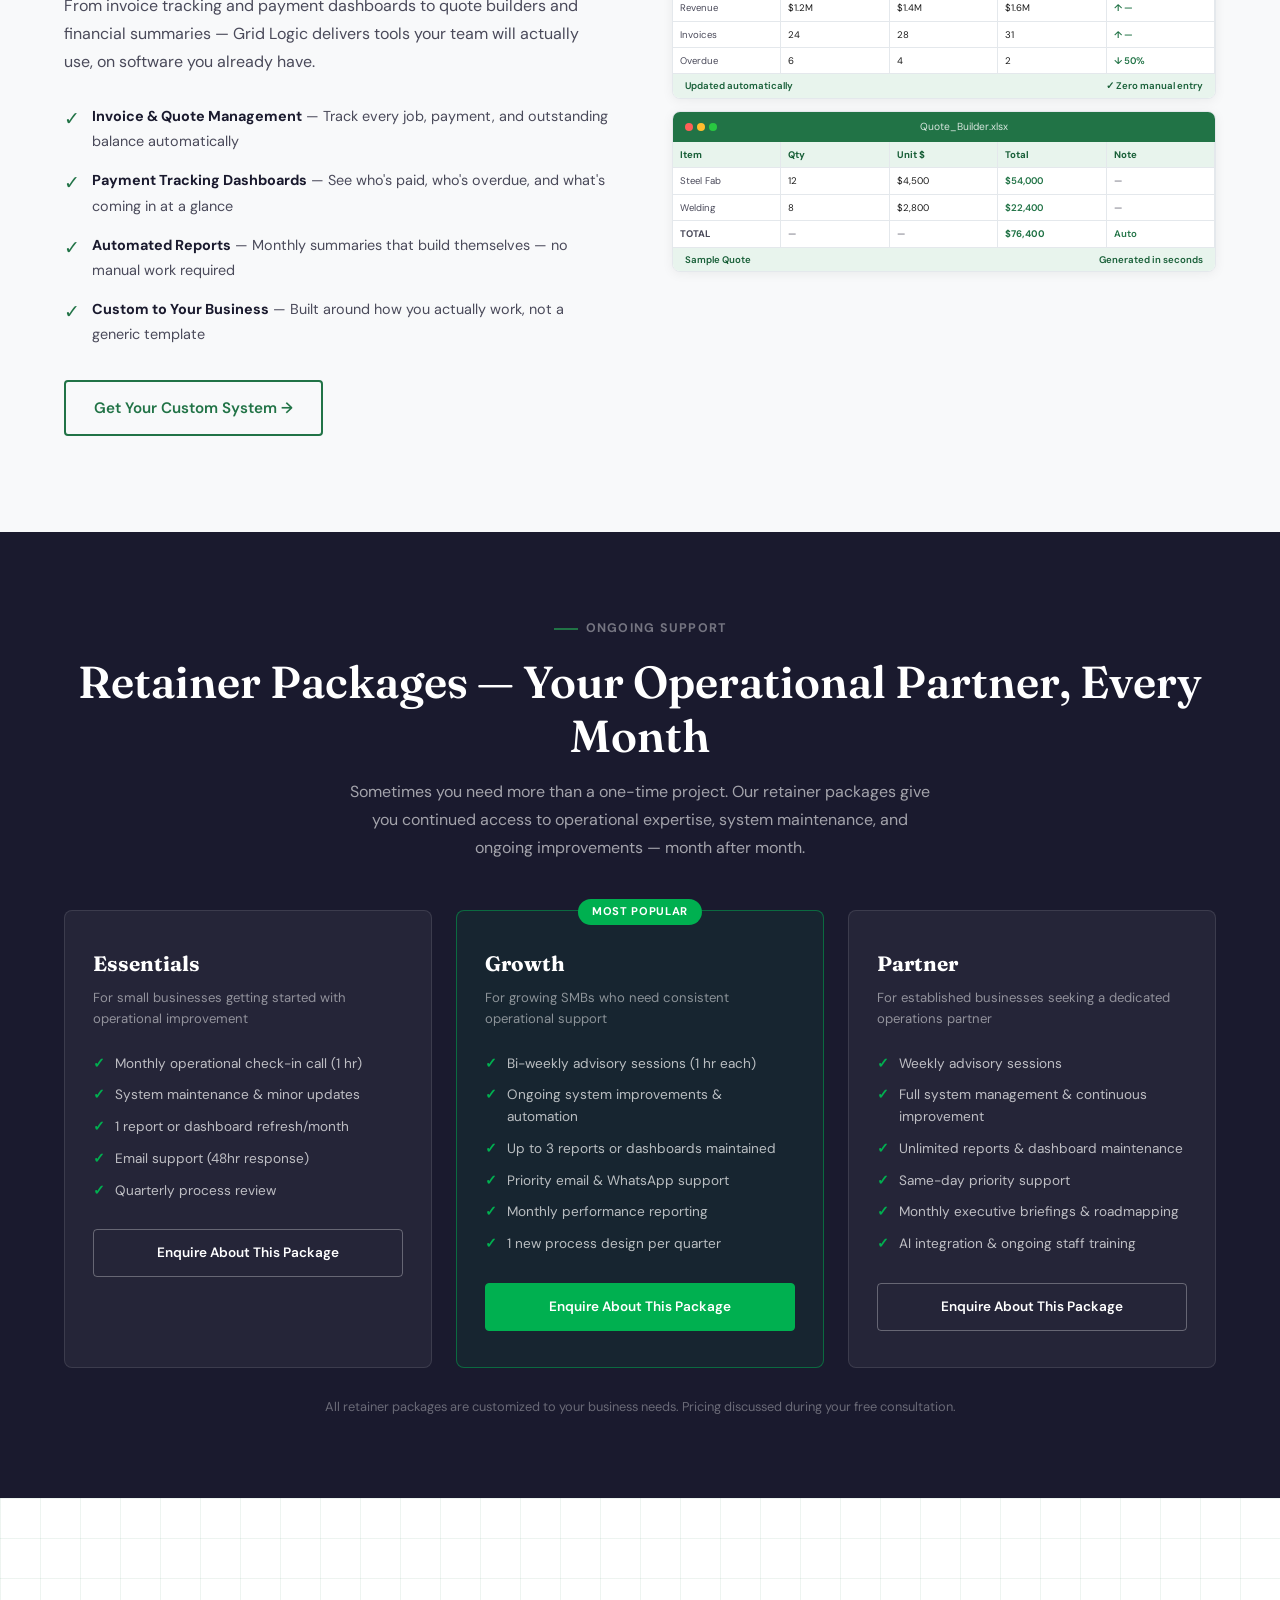
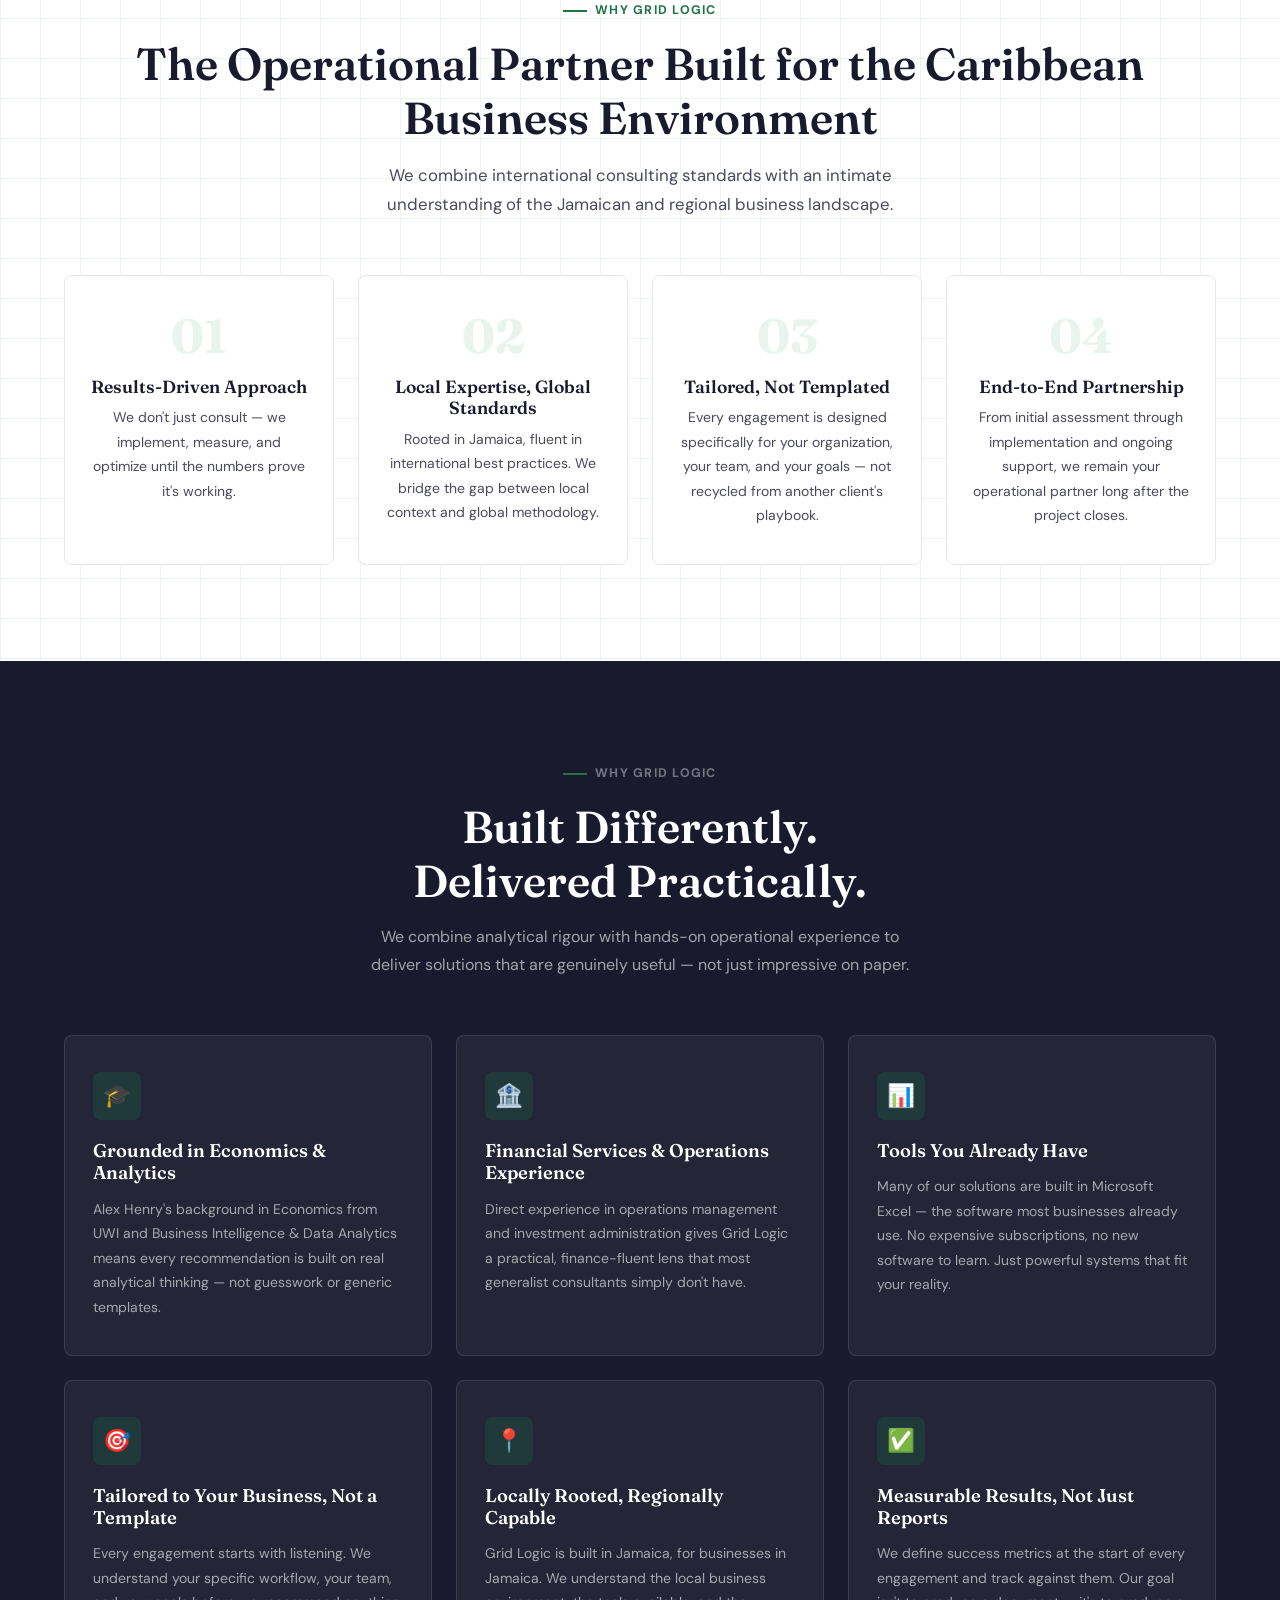
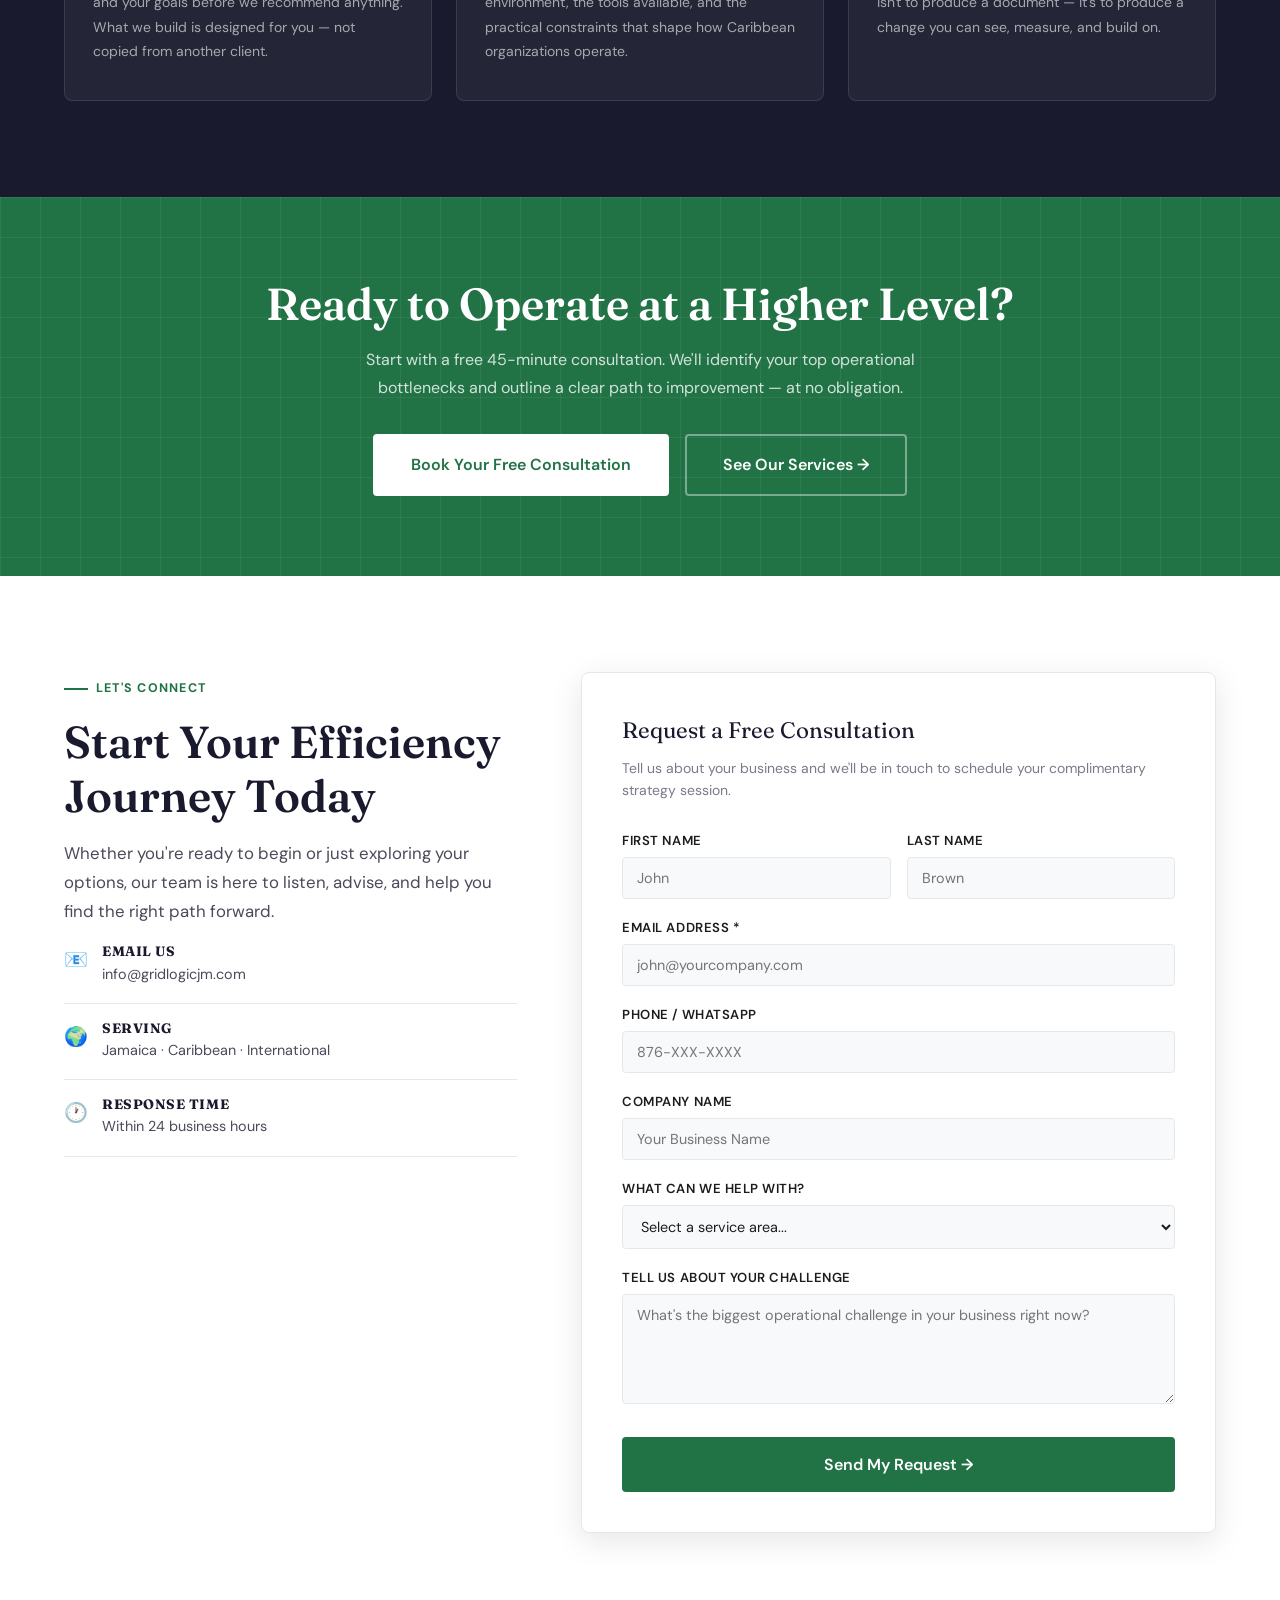
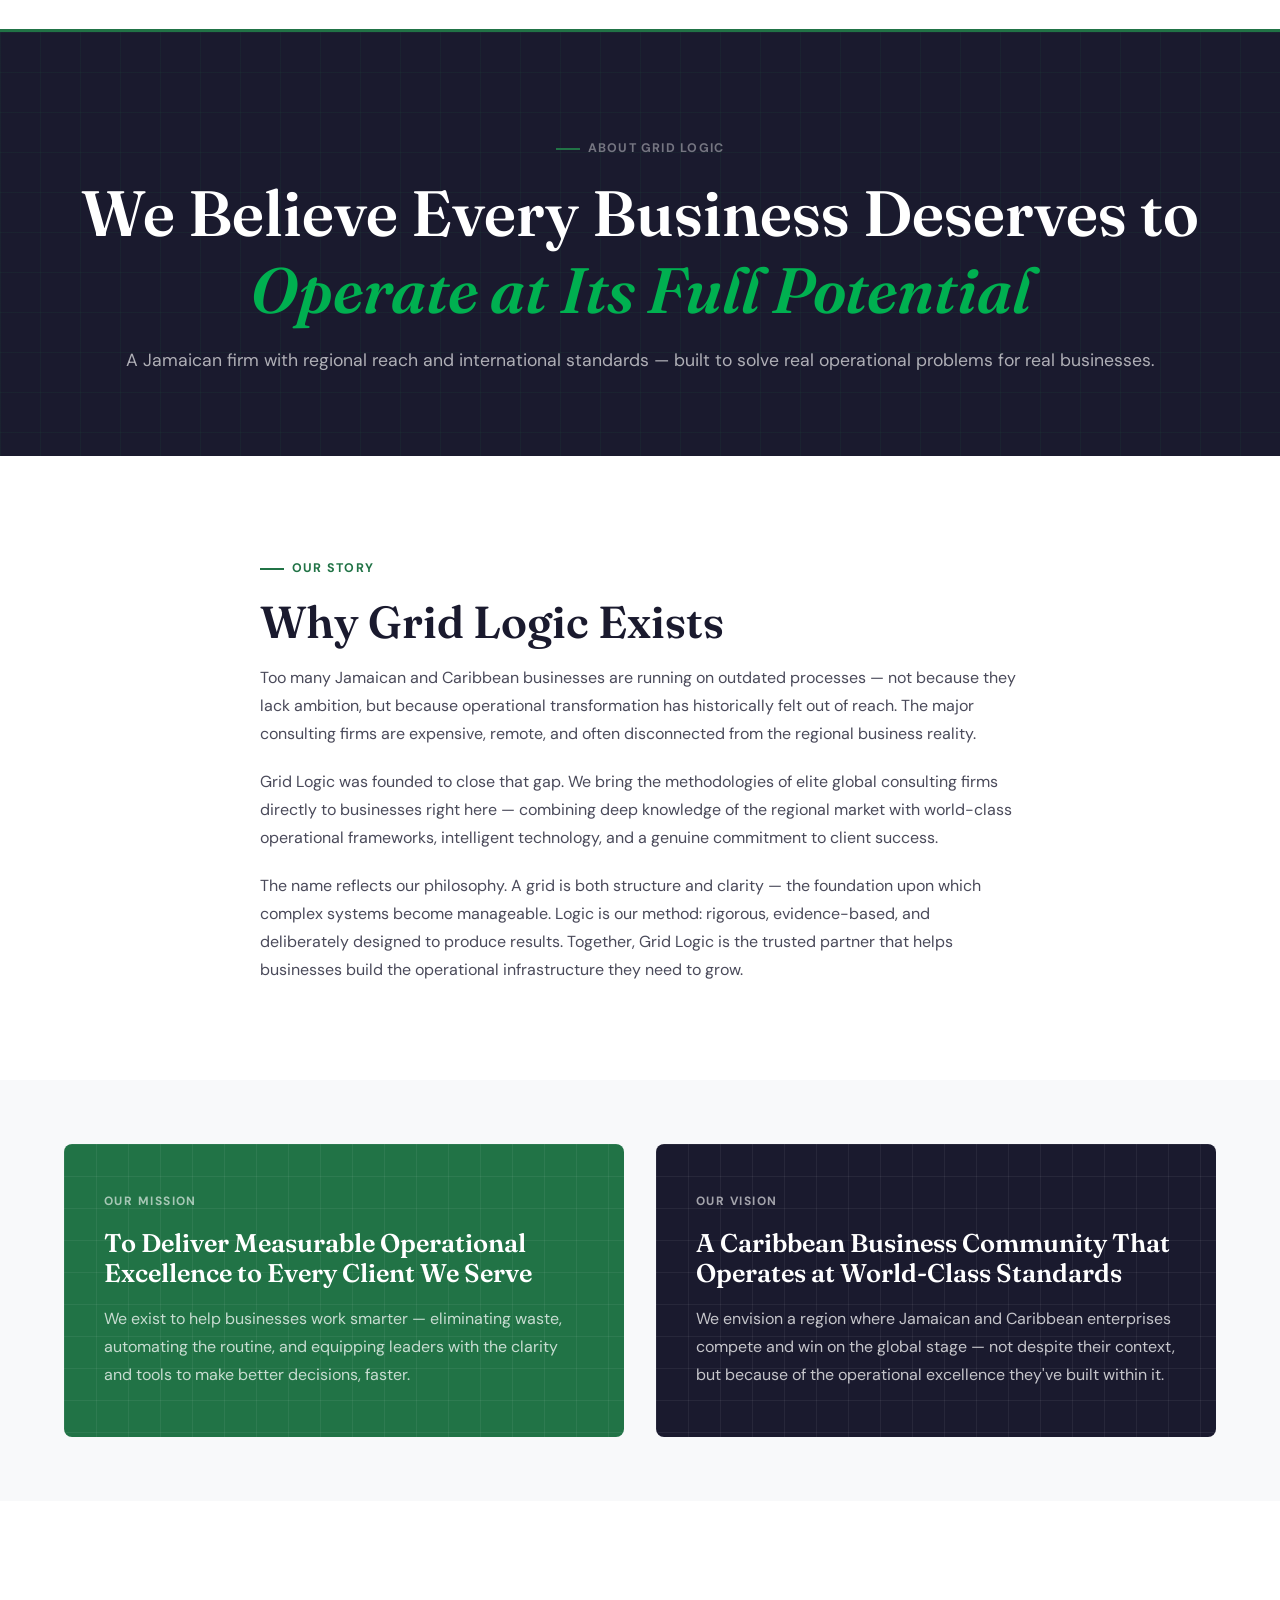
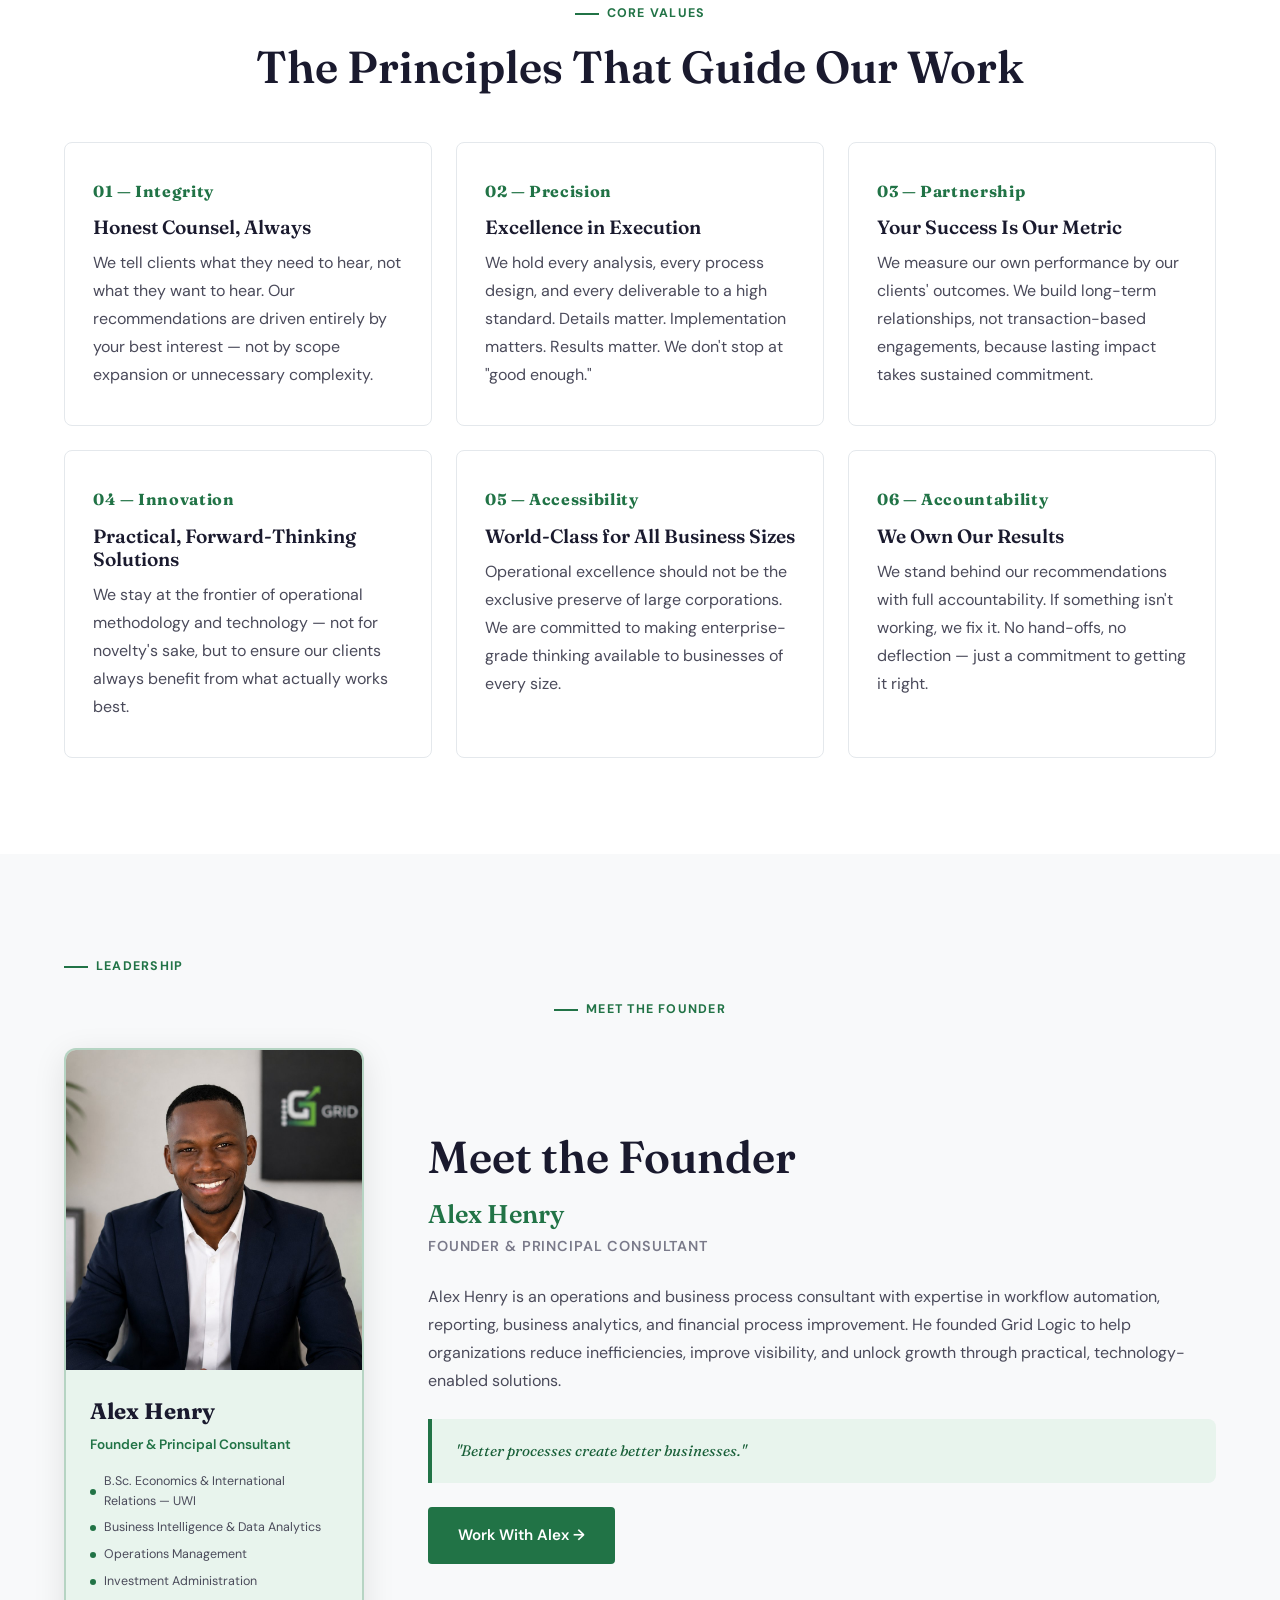
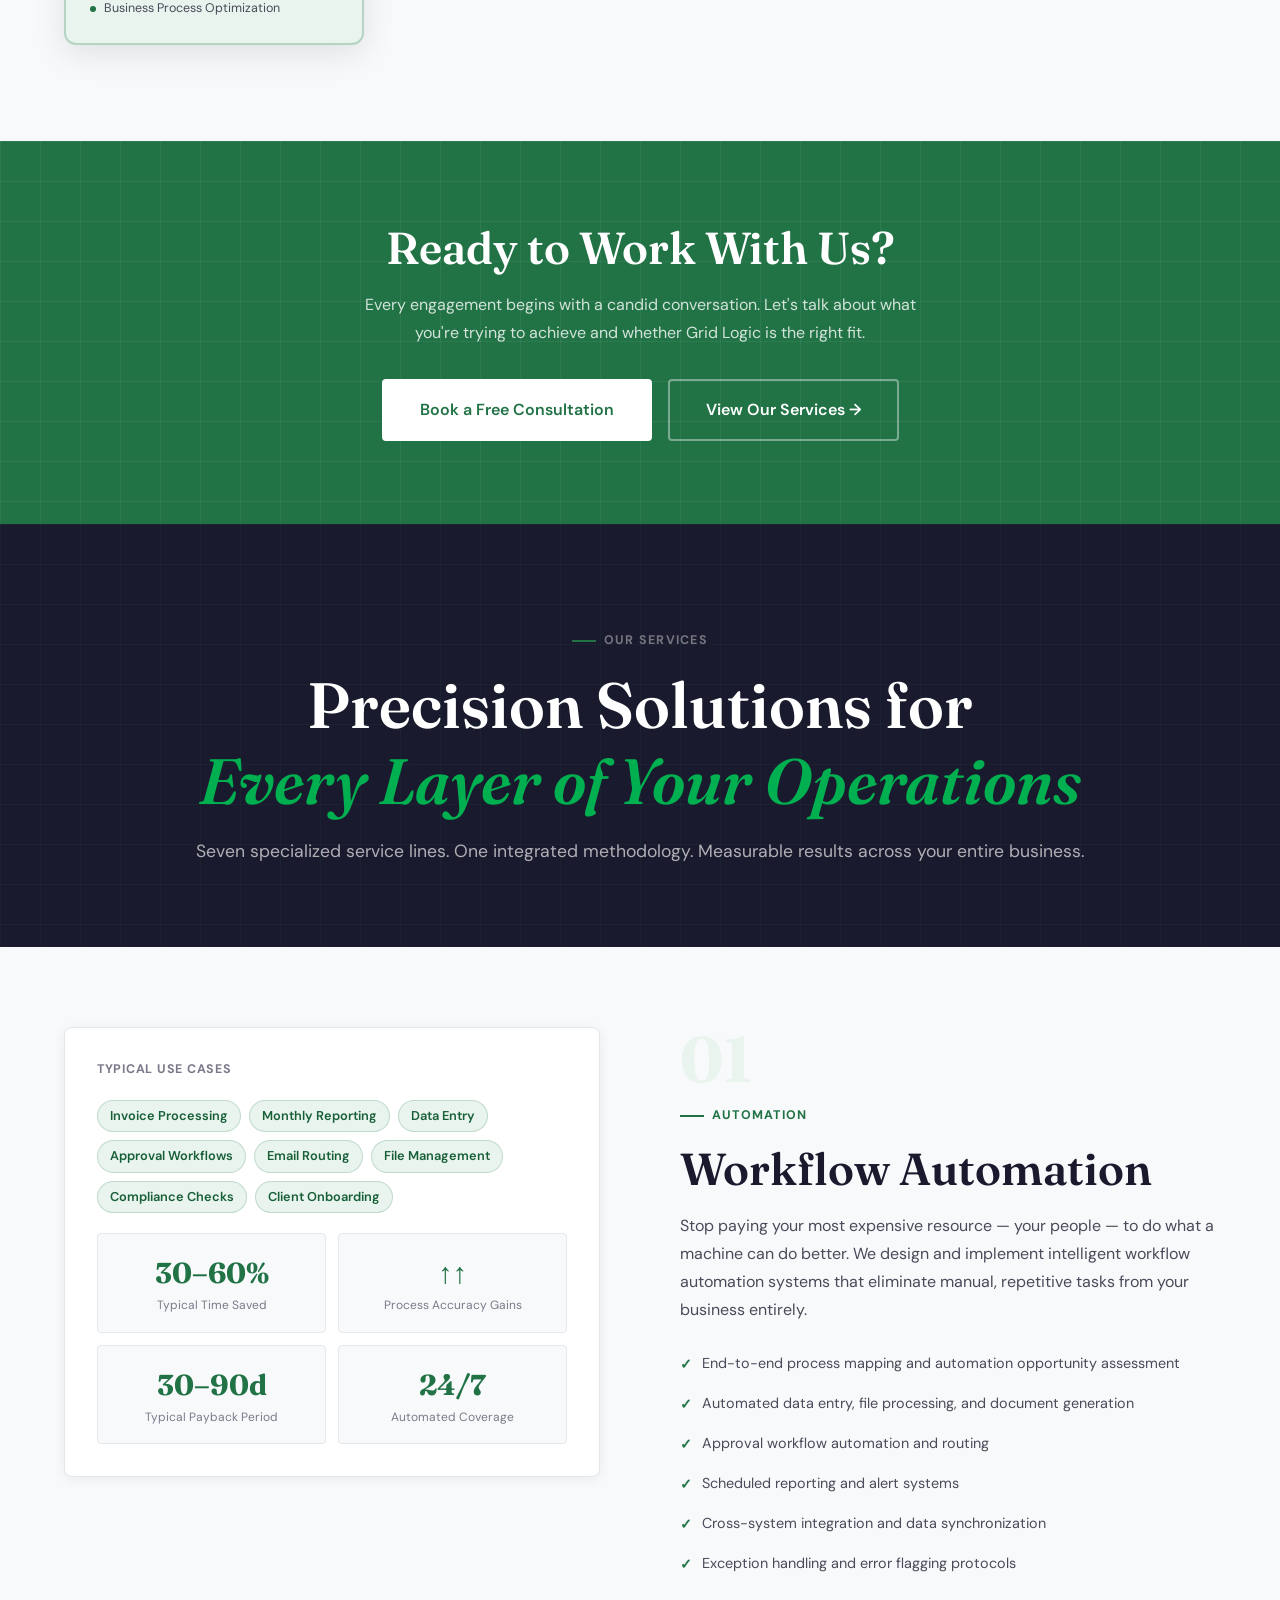
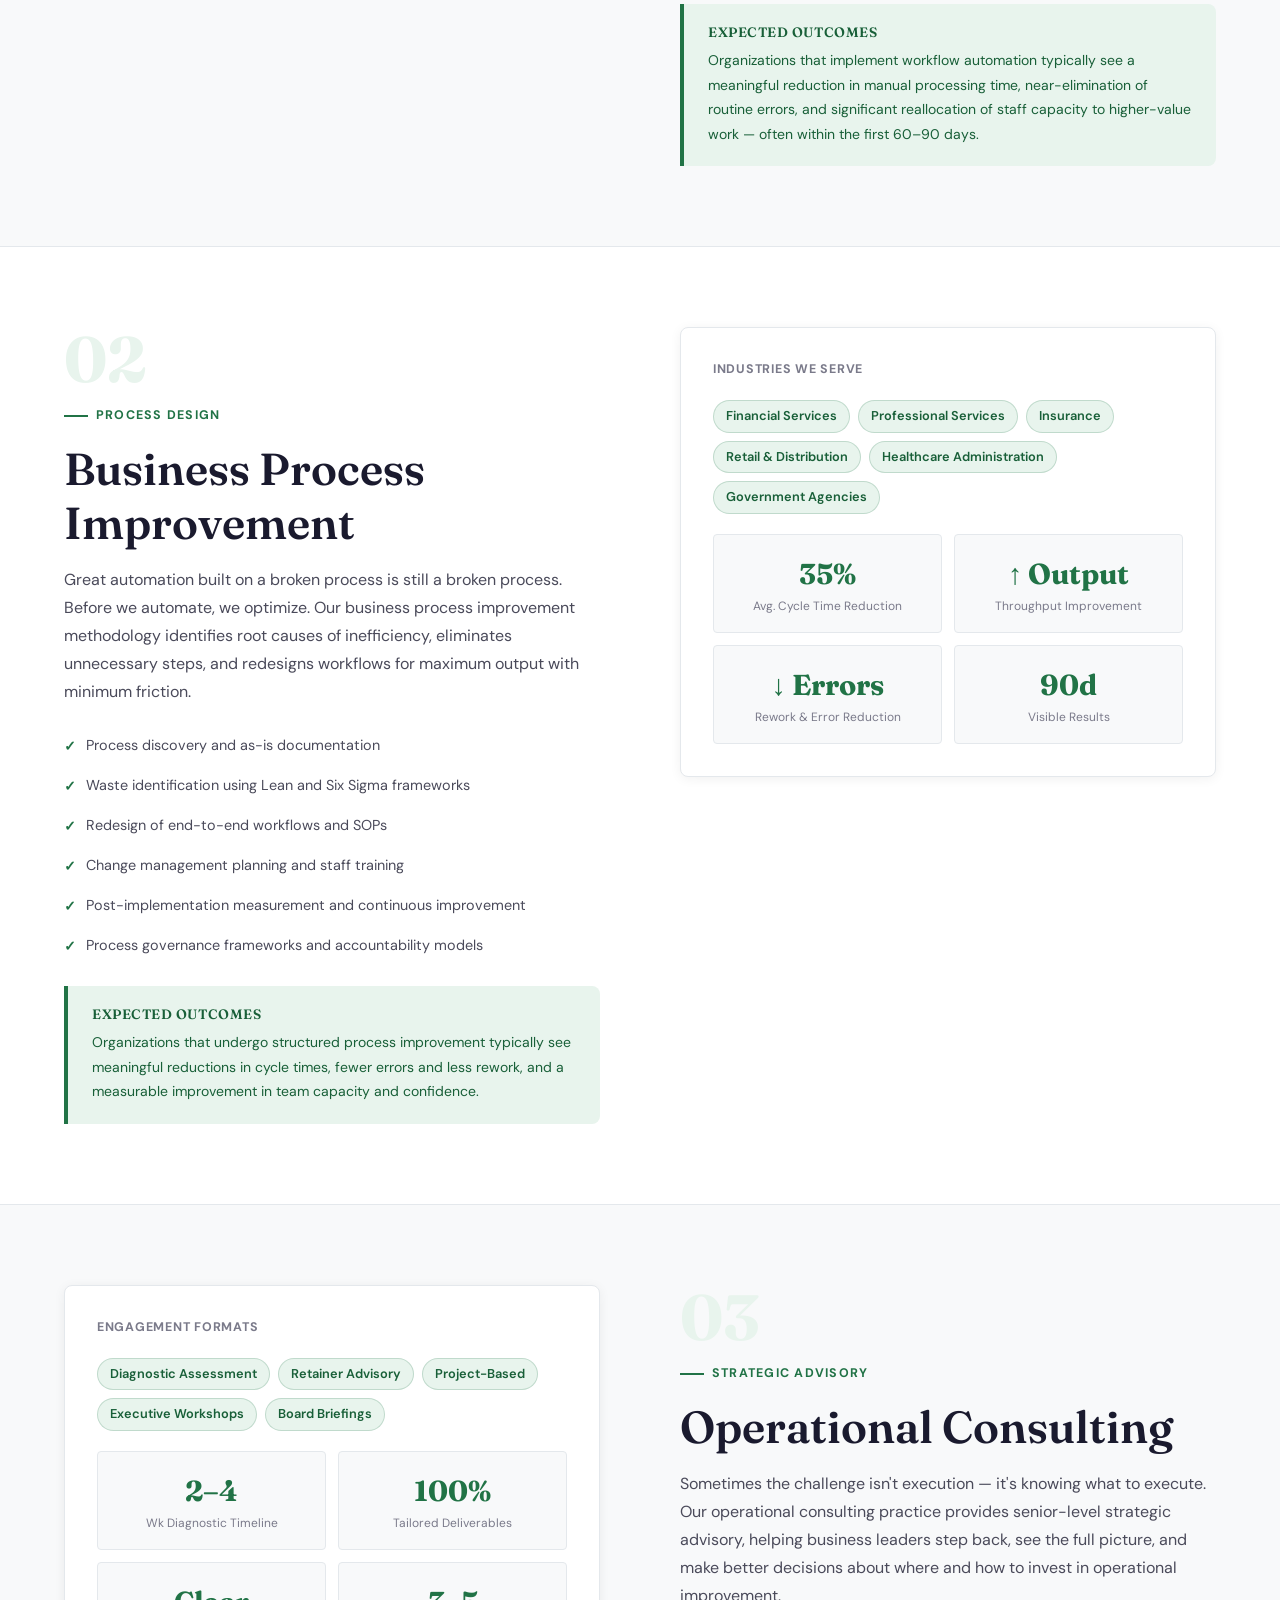
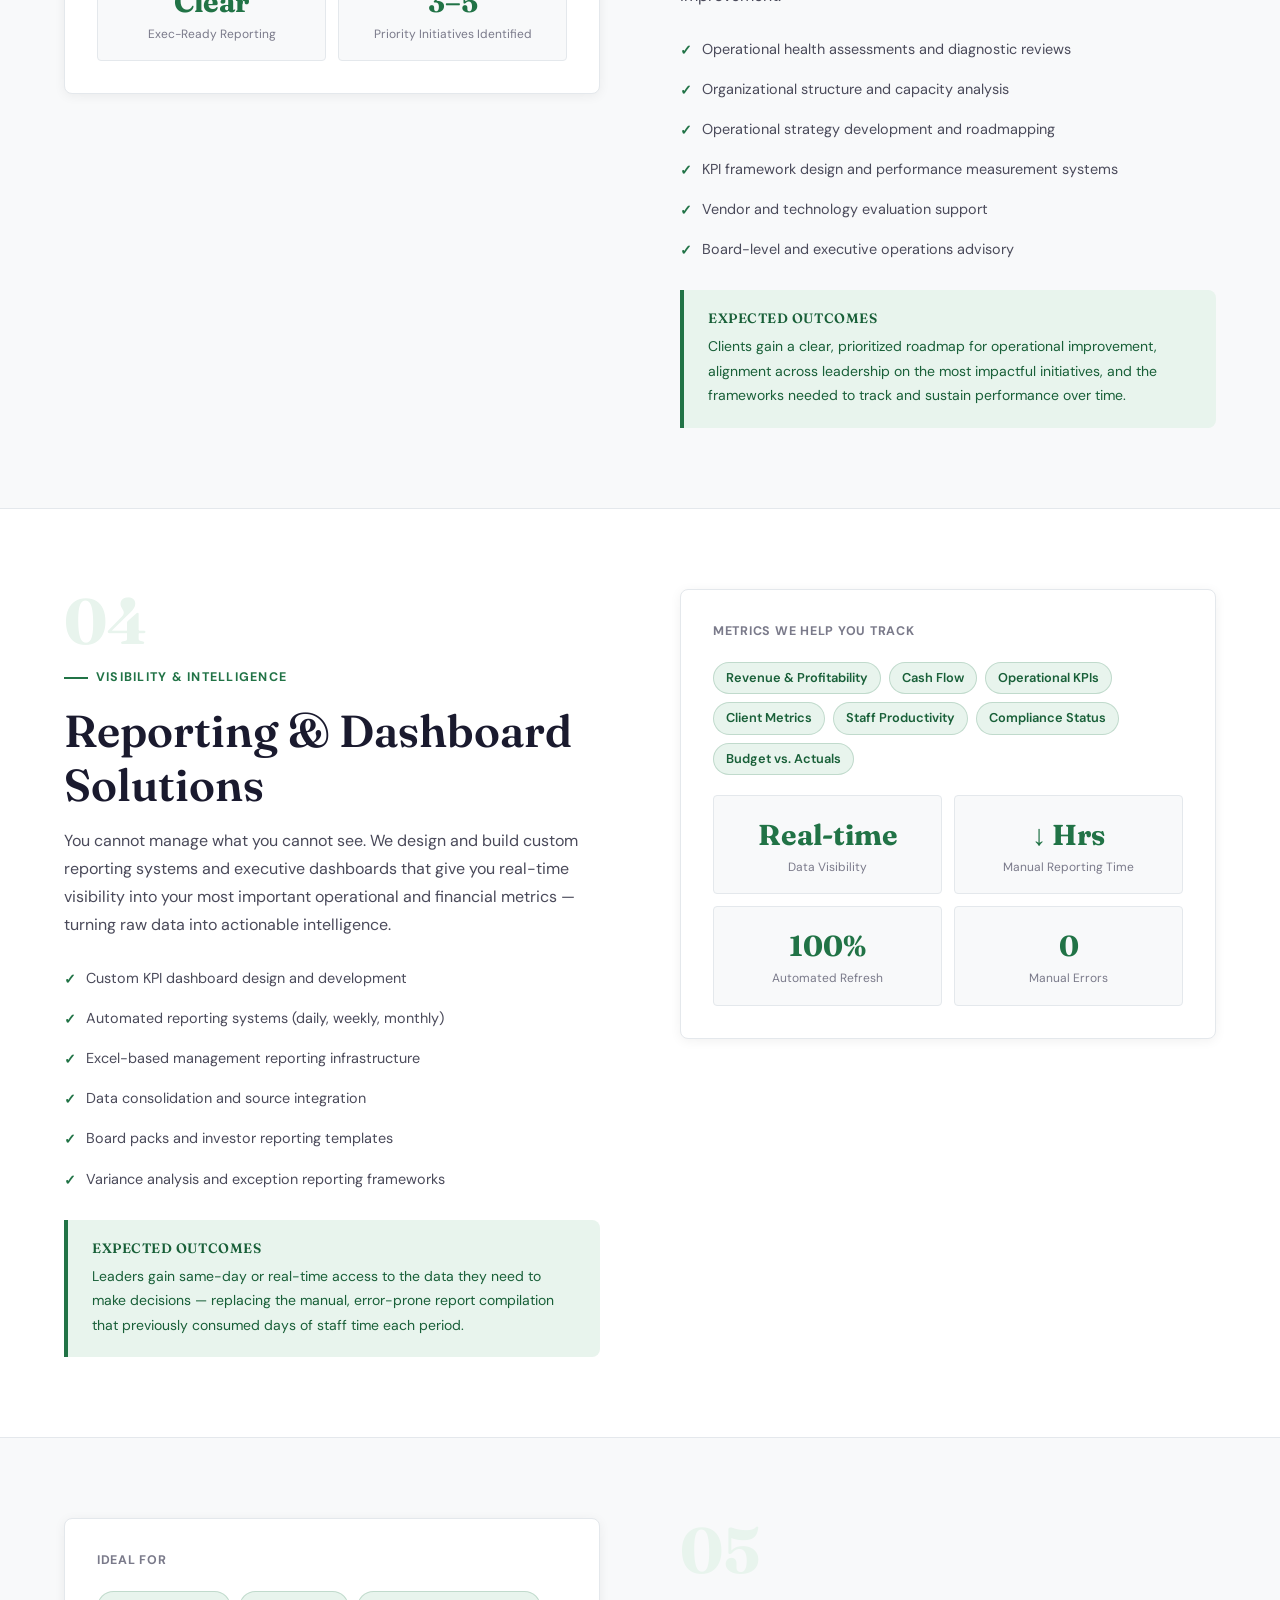
<file: gridlogic-website6.html>
<!DOCTYPE html>
<html lang="en">
<head>
<meta charset="UTF-8">
<meta name="viewport" content="width=device-width, initial-scale=1.0">
<title>Grid Logic | Operational Efficiency & Business Automation | Jamaica</title>
<meta name="description" content="Grid Logic helps businesses in Jamaica and across the Caribbean improve efficiency through workflow automation, operational consulting, business analytics, and AI-enabled solutions.">
<meta name="keywords" content="workflow automation Jamaica, business process improvement, operational consulting Caribbean, business intelligence Jamaica, financial process optimization, AI productivity solutions">

<!-- Fonts -->
<link rel="preconnect" href="https://fonts.googleapis.com">
<link href="https://fonts.googleapis.com/css2?family=DM+Sans:wght@300;400;500;600;700&family=Fraunces:ital,wght@0,300;0,600;0,700;1,300;1,600&display=swap" rel="stylesheet">

<style>
/* ═══════════════════════════════════════════
   DESIGN SYSTEM
═══════════════════════════════════════════ */
:root {
  --green-primary: #217346;
  --green-light: #2e8b57;
  --green-pale: #e8f4ed;
  --green-accent: #00b050;
  --green-dark: #185f38;
  --charcoal: #1a1a2e;
  --charcoal-mid: #2d2d3f;
  --text-dark: #1c1c1c;
  --text-mid: #4a4a5a;
  --text-light: #7a7a8a;
  --white: #ffffff;
  --off-white: #f8f9fa;
  --border: #e4e8ec;
  --grid-line: rgba(33, 115, 70, 0.08);
  --shadow-sm: 0 2px 12px rgba(0,0,0,0.06);
  --shadow-md: 0 8px 32px rgba(0,0,0,0.10);
  --shadow-lg: 0 20px 60px rgba(0,0,0,0.14);
  --radius: 4px;
  --radius-lg: 8px;
  --transition: all 0.28s cubic-bezier(0.4,0,0.2,1);
}

*, *::before, *::after { box-sizing: border-box; margin: 0; padding: 0; }

html { scroll-behavior: smooth; font-size: 16px; scroll-padding-top: 68px; }

body {
  font-family: 'DM Sans', sans-serif;
  color: var(--text-dark);
  background: var(--white);
  line-height: 1.6;
  overflow-x: hidden;
}

/* ═══════════════════════════════════════════
   TYPOGRAPHY
═══════════════════════════════════════════ */
h1, h2, h3, h4 { font-family: 'Fraunces', Georgia, serif; font-weight: 600; line-height: 1.2; }
h1 { font-size: clamp(2.4rem, 5vw, 4rem); }
h2 { font-size: clamp(1.8rem, 3.5vw, 2.8rem); }
h3 { font-size: clamp(1.2rem, 2.5vw, 1.6rem); }
h4 { font-size: 1.1rem; }
p { font-size: 1rem; line-height: 1.75; color: var(--text-mid); }

/* ═══════════════════════════════════════════
   LAYOUT
═══════════════════════════════════════════ */
.container { max-width: 1200px; margin: 0 auto; padding: 0 24px; }
.section { padding: 96px 0; }
.section-sm { padding: 64px 0; }

/* ═══════════════════════════════════════════
   GRID BACKGROUND MOTIF
═══════════════════════════════════════════ */
.grid-bg {
  background-image:
    linear-gradient(var(--grid-line) 1px, transparent 1px),
    linear-gradient(90deg, var(--grid-line) 1px, transparent 1px);
  background-size: 40px 40px;
}

/* ═══════════════════════════════════════════
   NAVIGATION
═══════════════════════════════════════════ */
nav {
  position: fixed;
  top: 0; left: 0; right: 0;
  z-index: 1000;
  background: rgba(255,255,255,0.96);
  backdrop-filter: blur(12px);
  border-bottom: 1px solid var(--border);
  transition: var(--transition);
}
.nav-inner {
  display: flex;
  align-items: center;
  justify-content: space-between;
  padding: 0 24px;
  max-width: 1200px;
  margin: 0 auto;
  height: 68px;
}
.logo {
  display: flex;
  align-items: center;
  gap: 10px;
  text-decoration: none;
  cursor: pointer;
}
.logo-mark {
  width: 38px; height: 38px;
  background: var(--green-primary);
  display: grid;
  grid-template-columns: 1fr 1fr;
  gap: 3px;
  padding: 7px;
  border-radius: var(--radius);
}
.logo-cell {
  background: white;
  border-radius: 1px;
  opacity: 1;
}
.logo-cell:nth-child(2) { opacity: 0.6; }
.logo-cell:nth-child(3) { opacity: 0.4; }
.logo-mark-small { transform: scale(0.85); }
.logo-text {
  font-family: 'Fraunces', serif;
  font-weight: 700;
  font-size: 1.3rem;
  color: var(--charcoal);
  letter-spacing: -0.02em;
}
.logo-text span { color: var(--green-primary); }
.nav-links {
  display: flex;
  align-items: center;
  gap: 8px;
  list-style: none;
}
.nav-links a {
  text-decoration: none;
  color: var(--text-mid);
  font-size: 0.9rem;
  font-weight: 500;
  padding: 8px 14px;
  border-radius: var(--radius);
  transition: var(--transition);
}
.nav-links a:hover, .nav-links a.active { color: var(--green-primary); background: var(--green-pale); }
.nav-cta {
  background: var(--green-primary) !important;
  color: white !important;
  padding: 9px 20px !important;
  font-weight: 600 !important;
}
.nav-cta:hover { background: var(--green-dark) !important; }
.hamburger {
  display: none;
  flex-direction: column;
  gap: 5px;
  cursor: pointer;
  padding: 4px;
  background: none;
  border: none;
}
.hamburger span {
  display: block;
  width: 24px; height: 2px;
  background: var(--charcoal);
  transition: var(--transition);
  border-radius: 2px;
}
.mobile-menu {
  display: none;
  position: fixed;
  top: 68px; left: 0; right: 0;
  background: white;
  border-bottom: 1px solid var(--border);
  padding: 16px 24px 24px;
  z-index: 999;
  box-shadow: var(--shadow-md);
}
.mobile-menu a {
  display: block;
  padding: 12px 0;
  border-bottom: 1px solid var(--border);
  text-decoration: none;
  color: var(--text-dark);
  font-weight: 500;
  cursor: pointer;
}
.mobile-menu.open { display: block; }

/* ═══════════════════════════════════════════
   PAGES
═══════════════════════════════════════════ */
.page { display: block; scroll-margin-top: 68px; }

/* ═══ SCROLL-PAGE SECTIONS ═══ */
.page { display: block; scroll-margin-top: 68px; }
#page-home { /* no extra padding needed */ }
#page-about, #page-services, #page-contact {
  border-top: 3px solid var(--green-primary);
}


/* ═══════════════════════════════════════════
   HERO
═══════════════════════════════════════════ */
.hero {
  min-height: auto;
  display: flex;
  align-items: center;
  background: var(--charcoal);
  position: relative;
  overflow: hidden;
}
.hero::before {
  content: '';
  position: absolute;
  inset: 0;
  background-image:
    linear-gradient(rgba(33,115,70,0.12) 1px, transparent 1px),
    linear-gradient(90deg, rgba(33,115,70,0.12) 1px, transparent 1px);
  background-size: 48px 48px;
}
.hero::after {
  content: '';
  position: absolute;
  bottom: -1px; left: 0; right: 0;
  height: 80px;
  background: linear-gradient(transparent, var(--white));
}
.hero-inner {
  position: relative;
  z-index: 2;
  max-width: 1200px;
  margin: 0 auto;
  padding: 72px 24px 80px;
  display: grid;
  grid-template-columns: 1fr 1fr;
  gap: 48px;
  align-items: start;
}
.hero-badge {
  display: inline-flex;
  align-items: center;
  gap: 8px;
  background: rgba(33,115,70,0.25);
  border: 1px solid rgba(33,115,70,0.5);
  color: #6fcf97;
  font-size: 0.8rem;
  font-weight: 600;
  letter-spacing: 0.08em;
  text-transform: uppercase;
  padding: 6px 14px;
  border-radius: 100px;
  margin-bottom: 24px;
}
.hero-badge::before {
  content: '';
  width: 6px; height: 6px;
  background: var(--green-accent);
  border-radius: 50%;
  animation: pulse 2s infinite;
}
@keyframes pulse {
  0%, 100% { opacity: 1; transform: scale(1); }
  50% { opacity: 0.5; transform: scale(0.8); }
}
.hero h1 {
  color: white;
  margin-bottom: 24px;
  font-style: italic;
}
.hero h1 em { font-style: normal; color: var(--green-accent); }
.hero-sub {
  color: rgba(255,255,255,0.7);
  font-size: 1.1rem;
  margin-bottom: 40px;
  max-width: 520px;
}
.hero-actions { display: flex; gap: 16px; flex-wrap: wrap; }

/* ═══════════════════════════════════════════
   BUTTONS
═══════════════════════════════════════════ */
.btn {
  display: inline-flex;
  align-items: center;
  gap: 8px;
  padding: 14px 28px;
  border-radius: var(--radius);
  font-weight: 600;
  font-size: 0.95rem;
  cursor: pointer;
  text-decoration: none;
  border: 2px solid transparent;
  transition: var(--transition);
  font-family: 'DM Sans', sans-serif;
}
.btn-primary {
  background: var(--green-primary);
  color: white;
  border-color: var(--green-primary);
}
.btn-primary:hover { background: var(--green-dark); border-color: var(--green-dark); transform: translateY(-1px); box-shadow: 0 8px 24px rgba(33,115,70,0.35); }
.btn-outline {
  background: transparent;
  color: white;
  border-color: rgba(255,255,255,0.4);
}
.btn-outline:hover { border-color: white; background: rgba(255,255,255,0.08); }
.btn-outline-dark {
  background: transparent;
  color: var(--green-primary);
  border-color: var(--green-primary);
}
.btn-outline-dark:hover { background: var(--green-primary); color: white; }
.btn-lg { padding: 16px 36px; font-size: 1rem; }

/* ═══════════════════════════════════════════
   HERO DASHBOARD VISUAL
═══════════════════════════════════════════ */
.hero-visual {
  position: relative;
}
.dashboard-card {
  background: rgba(255,255,255,0.05);
  border: 1px solid rgba(255,255,255,0.12);
  border-radius: var(--radius-lg);
  padding: 24px;
  backdrop-filter: blur(10px);
}
.dash-header {
  display: flex;
  justify-content: space-between;
  align-items: center;
  margin-bottom: 20px;
}
.dash-title { color: rgba(255,255,255,0.9); font-size: 0.85rem; font-weight: 600; text-transform: uppercase; letter-spacing: 0.06em; }
.dash-status { color: var(--green-accent); font-size: 0.75rem; font-weight: 600; }
.metric-row { display: grid; grid-template-columns: repeat(3, 1fr); gap: 12px; margin-bottom: 20px; }
.metric {
  background: rgba(255,255,255,0.06);
  border: 1px solid rgba(255,255,255,0.08);
  border-radius: var(--radius);
  padding: 14px;
}
.metric-val { color: white; font-size: 1.5rem; font-weight: 700; font-family: 'Fraunces', serif; }
.metric-val.green { color: var(--green-accent); }
.metric-label { color: rgba(255,255,255,0.5); font-size: 0.72rem; margin-top: 2px; }
.chart-area {
  display: flex;
  align-items: flex-end;
  gap: 8px;
  height: 80px;
  margin-bottom: 16px;
}
.bar {
  flex: 1;
  border-radius: 3px 3px 0 0;
  background: rgba(33,115,70,0.5);
  position: relative;
  transition: height 1s ease;
  animation: growBar 1.5s ease forwards;
}
.bar.highlight { background: var(--green-accent); }
@keyframes growBar {
  from { transform: scaleY(0); transform-origin: bottom; }
  to { transform: scaleY(1); transform-origin: bottom; }
}
.progress-list { display: flex; flex-direction: column; gap: 10px; }
.progress-item { }
.progress-label { display: flex; justify-content: space-between; color: rgba(255,255,255,0.7); font-size: 0.78rem; margin-bottom: 5px; }
.progress-track { height: 5px; background: rgba(255,255,255,0.1); border-radius: 3px; }
.progress-fill { height: 100%; background: var(--green-accent); border-radius: 3px; animation: fillBar 1.8s ease forwards; }
@keyframes fillBar { from { width: 0; } }

/* Floating mini cards */
.float-card {
  position: absolute;
  background: white;
  border-radius: var(--radius-lg);
  padding: 12px 16px;
  box-shadow: var(--shadow-lg);
  animation: float 4s ease-in-out infinite;
}
.float-card-1 { top: -20px; right: -30px; animation-delay: 0s; }
.float-card-2 { bottom: 20px; left: -30px; animation-delay: 1.5s; }
@keyframes float {
  0%, 100% { transform: translateY(0); }
  50% { transform: translateY(-8px); }
}
.float-num { font-size: 1.3rem; font-weight: 700; color: var(--green-primary); font-family: 'Fraunces', serif; }
.float-txt { font-size: 0.72rem; color: var(--text-light); }

/* ═══════════════════════════════════════════
   SECTION LABELS
═══════════════════════════════════════════ */
.section-label {
  display: inline-flex;
  align-items: center;
  gap: 8px;
  font-size: 0.78rem;
  font-weight: 700;
  letter-spacing: 0.1em;
  text-transform: uppercase;
  color: var(--green-primary);
  margin-bottom: 16px;
}
.section-label::before {
  content: '';
  width: 24px; height: 2px;
  background: var(--green-primary);
}
.section-title { margin-bottom: 16px; color: var(--charcoal); }
.section-sub { max-width: 580px; font-size: 1.05rem; }

/* ═══════════════════════════════════════════
   STATS BAR
═══════════════════════════════════════════ */
.stats-bar {
  background: var(--charcoal);
  padding: 40px 0;
}
.stats-inner {
  display: grid;
  grid-template-columns: repeat(4, 1fr);
  gap: 0;
  max-width: 1200px;
  margin: 0 auto;
  padding: 0 24px;
}
.stat-item {
  text-align: center;
  padding: 16px 24px;
  border-right: 1px solid rgba(255,255,255,0.1);
}
.stat-item:last-child { border-right: none; }
.stat-num {
  font-family: 'Fraunces', serif;
  font-size: 2.4rem;
  font-weight: 700;
  color: var(--green-accent);
  display: block;
}
.stat-desc { color: rgba(255,255,255,0.6); font-size: 0.85rem; margin-top: 4px; }

/* ═══════════════════════════════════════════
   SERVICES GRID
═══════════════════════════════════════════ */
.services-grid {
  display: grid;
  grid-template-columns: repeat(3, 1fr);
  gap: 24px;
}
.service-card {
  background: white;
  border: 1px solid var(--border);
  border-radius: var(--radius-lg);
  padding: 32px;
  transition: var(--transition);
  position: relative;
  overflow: hidden;
  cursor: pointer;
}
.service-card::before {
  content: '';
  position: absolute;
  bottom: 0; left: 0; right: 0;
  height: 3px;
  background: var(--green-primary);
  transform: scaleX(0);
  transition: var(--transition);
  transform-origin: left;
}
.service-card:hover { box-shadow: var(--shadow-md); transform: translateY(-4px); border-color: var(--green-pale); }
.service-card:hover::before { transform: scaleX(1); }
.service-icon {
  width: 48px; height: 48px;
  background: var(--green-pale);
  border-radius: var(--radius);
  display: flex;
  align-items: center;
  justify-content: center;
  margin-bottom: 20px;
  font-size: 1.4rem;
}
.service-card h3 { color: var(--charcoal); margin-bottom: 10px; font-size: 1.15rem; }
.service-card p { font-size: 0.9rem; }
.service-link {
  display: inline-flex;
  align-items: center;
  gap: 6px;
  color: var(--green-primary);
  font-size: 0.85rem;
  font-weight: 600;
  margin-top: 16px;
  text-decoration: none;
  cursor: pointer;
}
.service-link:hover { gap: 10px; }

/* ═══════════════════════════════════════════
   PAIN POINTS / BENEFITS
═══════════════════════════════════════════ */
.pain-section { background: var(--off-white); }
.pain-grid {
  display: grid;
  grid-template-columns: 1fr 1fr;
  gap: 60px;
  align-items: center;
}
.pain-list { display: flex; flex-direction: column; gap: 16px; }
.pain-item {
  display: flex;
  gap: 16px;
  align-items: flex-start;
  padding: 20px;
  background: white;
  border-radius: var(--radius-lg);
  border: 1px solid var(--border);
  transition: var(--transition);
}
.pain-item:hover { border-color: var(--green-primary); box-shadow: var(--shadow-sm); }
.pain-icon { font-size: 1.4rem; flex-shrink: 0; margin-top: 2px; }
.pain-item h4 { color: var(--charcoal); margin-bottom: 4px; }
.pain-item p { font-size: 0.875rem; }

/* ═══════════════════════════════════════════
   WHY CHOOSE
═══════════════════════════════════════════ */
.why-grid {
  display: grid;
  grid-template-columns: repeat(4, 1fr);
  gap: 24px;
}
.why-card {
  text-align: center;
  padding: 36px 24px;
  border-radius: var(--radius-lg);
  background: white;
  border: 1px solid var(--border);
  transition: var(--transition);
}
.why-card:hover { border-color: var(--green-primary); box-shadow: var(--shadow-sm); }
.why-num {
  font-family: 'Fraunces', serif;
  font-size: 3rem;
  font-weight: 700;
  color: var(--green-pale);
  line-height: 1;
  margin-bottom: 16px;
  display: block;
}
.why-card h4 { color: var(--charcoal); margin-bottom: 8px; }
.why-card p { font-size: 0.875rem; }

/* ═══════════════════════════════════════════
   TESTIMONIALS
═══════════════════════════════════════════ */
.testimonials-section { background: var(--charcoal); }
.testimonials-grid { display: grid; grid-template-columns: repeat(3, 1fr); gap: 24px; }
.testimonial {
  background: rgba(255,255,255,0.06);
  border: 1px solid rgba(255,255,255,0.1);
  border-radius: var(--radius-lg);
  padding: 32px;
}
.testimonial-quote { color: var(--green-accent); font-size: 2rem; line-height: 1; margin-bottom: 16px; font-family: Georgia, serif; }
.testimonial p { color: rgba(255,255,255,0.75); font-style: italic; margin-bottom: 24px; font-size: 0.95rem; }
.testimonial-author { display: flex; align-items: center; gap: 12px; }
.author-avatar {
  width: 42px; height: 42px;
  border-radius: 50%;
  background: var(--green-primary);
  display: flex;
  align-items: center;
  justify-content: center;
  color: white;
  font-weight: 700;
  font-size: 0.9rem;
}
.author-name { color: white; font-weight: 600; font-size: 0.9rem; }
.author-role { color: rgba(255,255,255,0.45); font-size: 0.78rem; }

/* ═══════════════════════════════════════════
   CTA BAND
═══════════════════════════════════════════ */
.cta-band {
  background: var(--green-primary);
  padding: 80px 0;
  text-align: center;
  position: relative;
  overflow: hidden;
}
.cta-band::before {
  content: '';
  position: absolute;
  inset: 0;
  background-image:
    linear-gradient(rgba(255,255,255,0.06) 1px, transparent 1px),
    linear-gradient(90deg, rgba(255,255,255,0.06) 1px, transparent 1px);
  background-size: 40px 40px;
}
.cta-band h2 { color: white; position: relative; z-index: 1; margin-bottom: 16px; }
.cta-band p { color: rgba(255,255,255,0.8); position: relative; z-index: 1; max-width: 560px; margin: 0 auto 32px; }
.cta-band .btn-outline { position: relative; z-index: 1; }
.cta-actions { display: flex; gap: 16px; justify-content: center; flex-wrap: wrap; position: relative; z-index: 1; }
.btn-white { background: white; color: var(--green-primary); border-color: white; }
.btn-white:hover { background: var(--off-white); transform: translateY(-1px); }

/* ═══════════════════════════════════════════
   CONTACT SECTION
═══════════════════════════════════════════ */
.contact-grid { display: grid; grid-template-columns: 1fr 1.4fr; gap: 64px; align-items: start; }
.contact-info h2 { color: var(--charcoal); margin-bottom: 16px; }
.contact-detail {
  display: flex;
  gap: 14px;
  align-items: flex-start;
  padding: 16px 0;
  border-bottom: 1px solid var(--border);
}
.contact-detail:first-of-type { border-top: 1px solid var(--border); margin-top: 24px; }
.contact-icon { font-size: 1.2rem; color: var(--green-primary); flex-shrink: 0; margin-top: 2px; }
.contact-detail h4 { color: var(--charcoal); font-size: 0.85rem; font-weight: 700; margin-bottom: 2px; text-transform: uppercase; letter-spacing: 0.04em; }
.contact-detail p, .contact-detail a { font-size: 0.9rem; color: var(--text-mid); text-decoration: none; }
.contact-detail a:hover { color: var(--green-primary); }

/* Form */
.contact-form {
  background: white;
  border: 1px solid var(--border);
  border-radius: var(--radius-lg);
  padding: 40px;
  box-shadow: var(--shadow-md);
}
.form-title { font-family: 'Fraunces', serif; font-size: 1.4rem; color: var(--charcoal); margin-bottom: 8px; }
.form-subtitle { font-size: 0.875rem; color: var(--text-light); margin-bottom: 28px; }
.form-row { display: grid; grid-template-columns: 1fr 1fr; gap: 16px; }
.form-group { margin-bottom: 18px; }
.form-group label { display: block; font-size: 0.82rem; font-weight: 600; color: var(--text-dark); margin-bottom: 6px; text-transform: uppercase; letter-spacing: 0.04em; }
.form-group input,
.form-group select,
.form-group textarea {
  width: 100%;
  padding: 11px 14px;
  border: 1px solid var(--border);
  border-radius: var(--radius);
  font-family: 'DM Sans', sans-serif;
  font-size: 0.9rem;
  color: var(--text-dark);
  background: var(--off-white);
  transition: var(--transition);
  outline: none;
}
.form-group input:focus,
.form-group select:focus,
.form-group textarea:focus {
  border-color: var(--green-primary);
  background: white;
  box-shadow: 0 0 0 3px rgba(33,115,70,0.1);
}
.form-group textarea { resize: vertical; min-height: 110px; }
.form-submit { width: 100%; margin-top: 8px; justify-content: center; font-size: 1rem; padding: 15px; }
.form-success {
  display: none;
  text-align: center;
  padding: 32px;
  color: var(--green-primary);
}
.form-success .check { font-size: 3rem; display: block; margin-bottom: 12px; }

/* ═══════════════════════════════════════════
   ABOUT PAGE
═══════════════════════════════════════════ */
.page-hero {
  background: var(--charcoal);
  padding: 100px 0 80px;
  text-align: center;
  position: relative;
  overflow: hidden;
}
.page-hero::before {
  content: '';
  position: absolute;
  inset: 0;
  background-image:
    linear-gradient(rgba(33,115,70,0.1) 1px, transparent 1px),
    linear-gradient(90deg, rgba(33,115,70,0.1) 1px, transparent 1px);
  background-size: 40px 40px;
}
.page-hero h1 { color: white; position: relative; z-index: 1; }
.page-hero p { color: rgba(255,255,255,0.65); position: relative; z-index: 1; font-size: 1.1rem; margin-top: 16px; }

.values-grid { display: grid; grid-template-columns: repeat(3, 1fr); gap: 24px; }
.value-card {
  padding: 36px 28px;
  border-radius: var(--radius-lg);
  border: 1px solid var(--border);
  transition: var(--transition);
}
.value-card:hover { border-color: var(--green-primary); box-shadow: var(--shadow-sm); }
.value-num {
  font-family: 'Fraunces', serif;
  font-size: 1rem;
  color: var(--green-primary);
  font-weight: 700;
  margin-bottom: 12px;
  letter-spacing: 0.04em;
}
.value-card h3 { color: var(--charcoal); margin-bottom: 10px; font-size: 1.2rem; }

.mission-vision {
  display: grid;
  grid-template-columns: 1fr 1fr;
  gap: 32px;
}
.mv-card {
  background: var(--green-primary);
  border-radius: var(--radius-lg);
  padding: 48px 40px;
  color: white;
  position: relative;
  overflow: hidden;
}
.mv-card.vision { background: var(--charcoal); }
.mv-card::before {
  content: '';
  position: absolute;
  inset: 0;
  background-image:
    linear-gradient(rgba(255,255,255,0.06) 1px, transparent 1px),
    linear-gradient(90deg, rgba(255,255,255,0.06) 1px, transparent 1px);
  background-size: 32px 32px;
}
.mv-label { font-size: 0.75rem; font-weight: 700; letter-spacing: 0.12em; text-transform: uppercase; opacity: 0.6; margin-bottom: 16px; position: relative; z-index: 1; }
.mv-card h2 { color: white; position: relative; z-index: 1; font-size: 1.6rem; margin-bottom: 16px; }
.mv-card p { color: rgba(255,255,255,0.75); position: relative; z-index: 1; font-size: 1rem; }

.founder-section {
  display: grid;
  grid-template-columns: 300px 1fr;
  gap: 64px;
  align-items: center;
}
.founder-img {
  width: 280px; height: 340px;
  background: var(--green-pale);
  border-radius: var(--radius-lg);
  display: flex;
  flex-direction: column;
  align-items: center;
  justify-content: center;
  border: 3px solid var(--green-primary);
  position: relative;
  overflow: hidden;
}
.founder-avatar-icon { font-size: 5rem; margin-bottom: 8px; }
.founder-name-tag {
  background: var(--green-primary);
  color: white;
  padding: 12px 24px;
  text-align: center;
  position: absolute;
  bottom: 0; left: 0; right: 0;
}
.founder-name-tag strong { display: block; font-size: 1rem; }
.founder-name-tag span { font-size: 0.8rem; opacity: 0.85; }
.founder-bio h2 { color: var(--charcoal); margin-bottom: 16px; }
.founder-bio p { margin-bottom: 16px; }

/* ═══════════════════════════════════════════
   SERVICES PAGE
═══════════════════════════════════════════ */
.service-detail {
  padding: 80px 0;
  border-bottom: 1px solid var(--border);
}
.service-detail:nth-child(even) { background: var(--off-white); }
.service-detail-inner {
  display: grid;
  grid-template-columns: 1fr 1fr;
  gap: 80px;
  align-items: start;
  max-width: 1200px;
  margin: 0 auto;
  padding: 0 24px;
}
.service-detail:nth-child(even) .service-detail-inner { direction: rtl; }
.service-detail:nth-child(even) .service-detail-inner > * { direction: ltr; }
.service-num { font-family: 'Fraunces', serif; font-size: 4rem; font-weight: 700; color: var(--green-pale); line-height: 1; margin-bottom: 8px; display: block; }
.service-detail-content h2 { color: var(--charcoal); margin-bottom: 16px; }
.benefit-list { list-style: none; margin: 20px 0; }
.benefit-list li {
  display: flex;
  gap: 10px;
  align-items: flex-start;
  padding: 8px 0;
  font-size: 0.9rem;
  color: var(--text-mid);
}
.benefit-list li::before {
  content: '✓';
  color: var(--green-primary);
  font-weight: 700;
  flex-shrink: 0;
  margin-top: 1px;
}
.outcome-box {
  background: var(--green-pale);
  border-left: 4px solid var(--green-primary);
  border-radius: 0 var(--radius-lg) var(--radius-lg) 0;
  padding: 20px 24px;
  margin-top: 20px;
}
.outcome-box h4 { color: var(--green-dark); margin-bottom: 8px; font-size: 0.85rem; text-transform: uppercase; letter-spacing: 0.04em; }
.outcome-box p { font-size: 0.875rem; color: var(--green-dark); }
.service-visual {
  background: white;
  border-radius: var(--radius-lg);
  padding: 32px;
  border: 1px solid var(--border);
  box-shadow: var(--shadow-sm);
}
.sv-header { font-size: 0.78rem; font-weight: 700; color: var(--text-light); text-transform: uppercase; letter-spacing: 0.06em; margin-bottom: 20px; }
.tag-list { display: flex; flex-wrap: wrap; gap: 8px; margin-bottom: 20px; }
.tag {
  background: var(--green-pale);
  color: var(--green-dark);
  font-size: 0.8rem;
  font-weight: 600;
  padding: 5px 12px;
  border-radius: 100px;
  border: 1px solid rgba(33,115,70,0.2);
}
.kpi-row { display: grid; grid-template-columns: repeat(2, 1fr); gap: 12px; }
.kpi {
  background: var(--off-white);
  border-radius: var(--radius);
  padding: 16px;
  text-align: center;
  border: 1px solid var(--border);
}
.kpi-val { font-family: 'Fraunces', serif; font-size: 1.8rem; font-weight: 700; color: var(--green-primary); display: block; }
.kpi-label { font-size: 0.75rem; color: var(--text-light); }

/* ═══════════════════════════════════════════
   CASE STUDIES PAGE
═══════════════════════════════════════════ */
.case-card {
  background: white;
  border: 1px solid var(--border);
  border-radius: var(--radius-lg);
  overflow: hidden;
  margin-bottom: 40px;
  box-shadow: var(--shadow-sm);
  transition: var(--transition);
}
.case-card:hover { box-shadow: var(--shadow-md); }
.case-header {
  background: var(--charcoal);
  padding: 32px 40px;
  display: flex;
  justify-content: space-between;
  align-items: flex-start;
  gap: 24px;
}
.case-industry {
  background: rgba(33,115,70,0.3);
  color: var(--green-accent);
  font-size: 0.75rem;
  font-weight: 700;
  letter-spacing: 0.08em;
  text-transform: uppercase;
  padding: 4px 12px;
  border-radius: 100px;
  margin-bottom: 12px;
  display: inline-block;
}
.case-header h2 { color: white; font-size: 1.5rem; }
.case-metrics { display: flex; gap: 24px; flex-shrink: 0; }
.case-metric { text-align: center; }
.case-metric-val { font-family: 'Fraunces', serif; font-size: 2rem; font-weight: 700; color: var(--green-accent); display: block; }
.case-metric-label { color: rgba(255,255,255,0.5); font-size: 0.75rem; }
.case-body { padding: 40px; }
.case-columns { display: grid; grid-template-columns: repeat(3, 1fr); gap: 32px; }
.case-column h4 {
  font-size: 0.78rem;
  font-weight: 700;
  text-transform: uppercase;
  letter-spacing: 0.08em;
  color: var(--text-light);
  margin-bottom: 12px;
  padding-bottom: 8px;
  border-bottom: 2px solid var(--green-primary);
}
.case-column p { font-size: 0.9rem; color: var(--text-mid); line-height: 1.7; }
.case-column ul { list-style: none; }
.case-column ul li {
  display: flex;
  gap: 8px;
  font-size: 0.875rem;
  color: var(--text-mid);
  padding: 4px 0;
}
.case-column ul li::before { content: '→'; color: var(--green-primary); flex-shrink: 0; }

/* ═══════════════════════════════════════════
   FAQ
═══════════════════════════════════════════ */
.faq-list { max-width: 760px; margin: 0 auto; }
.faq-item {
  border-bottom: 1px solid var(--border);
  overflow: hidden;
}
.faq-q {
  width: 100%;
  background: none;
  border: none;
  padding: 22px 0;
  display: flex;
  justify-content: space-between;
  align-items: center;
  cursor: pointer;
  text-align: left;
  font-family: 'DM Sans', sans-serif;
  font-size: 1rem;
  font-weight: 600;
  color: var(--charcoal);
}
.faq-chevron { font-size: 1.2rem; color: var(--green-primary); transition: var(--transition); flex-shrink: 0; }
.faq-item.open .faq-chevron { transform: rotate(45deg); }
.faq-a {
  max-height: 0;
  overflow: hidden;
  transition: max-height 0.4s ease, padding 0.3s ease;
}
.faq-item.open .faq-a { max-height: 400px; padding-bottom: 20px; }
.faq-a p { font-size: 0.9rem; }

/* ═══════════════════════════════════════════
   FOOTER
═══════════════════════════════════════════ */
footer {
  background: #0f0f1a;
  padding: 72px 0 32px;
}
.footer-inner {
  max-width: 1200px;
  margin: 0 auto;
  padding: 0 24px;
}
.footer-top { display: grid; grid-template-columns: 1.5fr 1fr 1fr 1fr; gap: 48px; margin-bottom: 48px; }
.footer-brand p { color: rgba(255,255,255,0.45); font-size: 0.85rem; margin: 16px 0; max-width: 260px; }
.footer-col h5 { color: white; font-size: 0.8rem; text-transform: uppercase; letter-spacing: 0.1em; margin-bottom: 20px; }
.footer-links { list-style: none; display: flex; flex-direction: column; gap: 10px; }
.footer-links a { color: rgba(255,255,255,0.45); font-size: 0.875rem; text-decoration: none; transition: var(--transition); cursor: pointer; }
.footer-links a:hover { color: var(--green-accent); }
.footer-bottom {
  border-top: 1px solid rgba(255,255,255,0.08);
  padding-top: 28px;
  display: flex;
  justify-content: space-between;
  align-items: center;
}
.footer-bottom p { color: rgba(255,255,255,0.3); font-size: 0.8rem; }
.footer-bottom a { color: rgba(255,255,255,0.3); text-decoration: none; font-size: 0.8rem; }
.footer-bottom a:hover { color: var(--green-accent); }
.footer-divider { color: rgba(255,255,255,0.15); margin: 0 8px; }

/* ═══════════════════════════════════════════
   RESPONSIVE
═══════════════════════════════════════════ */
@media (max-width: 1024px) {
  .services-grid { grid-template-columns: repeat(2, 1fr); }
  .why-grid { grid-template-columns: repeat(2, 1fr); }
  .stats-inner { grid-template-columns: repeat(2, 1fr); }
  .stat-item:nth-child(2) { border-right: none; }
  .footer-top { grid-template-columns: 1fr 1fr; gap: 32px; }
}

@media (max-width: 768px) {
  .nav-links { display: none; }
  .hamburger { display: flex; }
  .hero-inner { grid-template-columns: 1fr; gap: 40px; }
  .hero-visual { display: none; }
  .services-grid { grid-template-columns: 1fr; }
  .pain-grid { grid-template-columns: 1fr; }
  .mission-vision { grid-template-columns: 1fr; }
  .values-grid { grid-template-columns: 1fr; }
  .testimonials-grid { grid-template-columns: 1fr; }
  .case-columns { grid-template-columns: 1fr; }
  .case-header { flex-direction: column; }
  .case-metrics { flex-direction: row; justify-content: flex-start; }
  .why-grid { grid-template-columns: 1fr 1fr; }
  .stats-inner { grid-template-columns: 1fr 1fr; }
  .contact-grid { grid-template-columns: 1fr; }
  .founder-section { grid-template-columns: 1fr; }
  .founder-img { width: 100%; }
  .service-detail-inner { grid-template-columns: 1fr; }
  .service-detail:nth-child(even) .service-detail-inner { direction: ltr; }
  .footer-top { grid-template-columns: 1fr 1fr; }
  .footer-bottom { flex-direction: column; gap: 12px; text-align: center; }
  .form-row { grid-template-columns: 1fr; }
  h1 { font-size: 2.2rem; }
  .section { padding: 64px 0; }
}

@media (max-width: 480px) {
  .why-grid { grid-template-columns: 1fr; }
  .hero-actions { flex-direction: column; }
  .btn { width: 100%; justify-content: center; }
  .footer-top { grid-template-columns: 1fr; }
}

/* ═══════════════════════════════════════════
   ANIMATIONS
═══════════════════════════════════════════ */
.fade-in {
  opacity: 0;
  transform: translateY(24px);
  transition: opacity 0.6s ease, transform 0.6s ease;
}
.fade-in.visible { opacity: 1; transform: translateY(0); }

/* ═══════════════════════════════════════════
   EXCEL DEMO — HERO VISUAL
═══════════════════════════════════════════ */
.hero-visual {
  position: relative;
  display: flex;
  flex-direction: column;
  gap: 12px;
}
.excel-demo {
  background: #1e2433;
  border-radius: 10px;
  overflow: hidden;
  border: 1px solid rgba(255,255,255,0.12);
  box-shadow: 0 24px 60px rgba(0,0,0,0.5);
  width: 100%;
}
.excel-titlebar {
  background: #217346;
  display: flex;
  align-items: center;
  gap: 10px;
  padding: 9px 14px;
}
.excel-dots { display: flex; gap: 6px; }
.excel-dot { width: 11px; height: 11px; border-radius: 50%; }
.excel-dot.r { background: #ff5f57; }
.excel-dot.y { background: #ffbd2e; }
.excel-dot.g { background: #28c941; }
.excel-title { color: rgba(255,255,255,0.85); font-size: 0.75rem; font-weight: 600; flex: 1; text-align: center; white-space: nowrap; overflow: hidden; text-overflow: ellipsis; }
.excel-ribbon { background: #2b7a43; display: flex; gap: 2px; padding: 3px 8px; border-bottom: 1px solid rgba(0,0,0,0.25); }
.ribbon-tab { color: rgba(255,255,255,0.65); font-size: 0.68rem; padding: 4px 10px; border-radius: 3px; cursor: default; white-space: nowrap; }
.ribbon-tab.active { background: rgba(255,255,255,0.18); color: white; }
.excel-formula {
  background: #16202b;
  display: flex;
  align-items: center;
  gap: 10px;
  padding: 5px 12px;
  border-bottom: 1px solid rgba(255,255,255,0.06);
}
.formula-label { color: #00b050; font-size: 0.68rem; font-family: monospace; font-weight: 700; flex-shrink: 0; }
.formula-text { color: #9cdcfe; font-size: 0.68rem; font-family: monospace; transition: opacity 0.3s; flex: 1; white-space: nowrap; overflow: hidden; text-overflow: ellipsis; }
.formula-cursor { display: inline-block; width: 6px; height: 12px; background: #00b050; animation: blink 0.9s infinite; vertical-align: middle; flex-shrink: 0; }
@keyframes blink { 0%,100%{opacity:1} 50%{opacity:0} }

/* Grid */
.excel-col-headers {
  display: grid;
  grid-template-columns: 44px repeat(5, 1fr);
  background: #1a2e3a;
  border-bottom: 1px solid rgba(255,255,255,0.08);
}
.col-hdr {
  color: rgba(255,255,255,0.45);
  font-size: 0.6rem;
  font-weight: 700;
  padding: 5px 6px;
  text-align: center;
  border-right: 1px solid rgba(255,255,255,0.05);
}
.excel-row {
  display: grid;
  grid-template-columns: 44px repeat(5, 1fr);
  border-bottom: 1px solid rgba(255,255,255,0.04);
  transition: background 0.4s ease;
}
.excel-row.header-row { background: #1a3040; }
.excel-row:nth-child(even):not(.header-row) { background: rgba(255,255,255,0.015); }
.excel-row.highlight { background: rgba(0,176,80,0.12) !important; }
@keyframes rowFlash { 0%{background:rgba(0,176,80,0.28)} 100%{background:rgba(0,176,80,0.12)} }
.row-num {
  color: rgba(255,255,255,0.25);
  font-size: 0.58rem;
  padding: 6px 4px;
  text-align: center;
  border-right: 1px solid rgba(255,255,255,0.05);
  display: flex;
  align-items: center;
  justify-content: center;
}
.cell {
  color: rgba(255,255,255,0.72);
  font-size: 0.63rem;
  padding: 6px 7px;
  border-right: 1px solid rgba(255,255,255,0.04);
  display: flex;
  align-items: center;
  overflow: hidden;
  white-space: nowrap;
  text-overflow: ellipsis;
}
.cell.header { color: #00b050; font-weight: 700; font-size: 0.6rem; }
.cell.green { color: #6fcf97; }
.cell.red { color: #ff6b6b; }
.cell.bold { color: white; font-weight: 600; }
.cell.typing::after { content: '|'; animation: blink 0.7s infinite; color: #00b050; margin-left: 2px; }
.excel-status {
  background: #217346;
  display: flex;
  justify-content: space-between;
  align-items: center;
  padding: 4px 12px;
  gap: 12px;
}
.status-left { color: rgba(255,255,255,0.65); font-size: 0.58rem; white-space: nowrap; }
.status-right { display: flex; gap: 12px; flex-shrink: 0; }
.status-item { color: rgba(255,255,255,0.55); font-size: 0.58rem; white-space: nowrap; }
.status-item span { color: white; font-weight: 600; }

/* KPI strip below excel */
.kpi-strip {
  display: grid;
  grid-template-columns: repeat(3, 1fr);
  gap: 8px;
}
.kpi-mini {
  background: rgba(255,255,255,0.06);
  border: 1px solid rgba(255,255,255,0.1);
  border-radius: 8px;
  padding: 12px 10px;
  text-align: center;
}
.kpi-mini-val {
  font-family: 'Fraunces', serif;
  font-size: 1.25rem;
  font-weight: 700;
  color: #00b050;
  display: block;
  line-height: 1;
}
.kpi-mini-label { color: rgba(255,255,255,0.4); font-size: 0.6rem; margin-top: 4px; display: block; }

/* Showcase mini excels */
.showcase-section { background: var(--off-white); }
.mini-excel { background: white; border: 1px solid var(--border); border-radius: 8px; overflow: hidden; box-shadow: var(--shadow-sm); margin-bottom: 12px; }
.mini-bar { background: #217346; padding: 7px 12px; display: flex; align-items: center; gap: 8px; }
.mini-dots { display: flex; gap: 4px; }
.mini-dot { width: 8px; height: 8px; border-radius: 50%; }
.mini-bar-title { color: rgba(255,255,255,0.82); font-size: 0.64rem; flex: 1; text-align: center; }
.mini-cells { display: grid; grid-template-columns: repeat(5, 1fr); }
.mc { padding: 5px 7px; font-size: 0.6rem; border-right: 1px solid var(--border); border-bottom: 1px solid var(--border); color: var(--text-mid); overflow: hidden; white-space: nowrap; }
.mc.hd { background: #e8f4ed; color: var(--green-dark); font-weight: 700; }
.mc.num { color: var(--text-dark); }
.mc.pos { color: #217346; font-weight: 600; }
.mc.neg { color: #e74c3c; font-weight: 600; }
.mini-status { background: var(--green-pale); padding: 4px 12px; display: flex; justify-content: space-between; }
.mini-status span { font-size: 0.6rem; color: var(--green-dark); font-weight: 600; }

/* SMB badge */
.smb-badge { display: inline-flex; align-items: center; gap: 6px; background: #fff9e6; color: #b8860b; border: 1px solid #f0d060; font-size: 0.7rem; font-weight: 700; padding: 3px 10px; border-radius: 100px; margin-bottom: 10px; letter-spacing: 0.04em; }
.showcase-tag { display: inline-flex; align-items: center; gap: 6px; background: var(--green-pale); color: var(--green-dark); font-size: 0.72rem; font-weight: 700; padding: 4px 12px; border-radius: 100px; margin-bottom: 16px; letter-spacing: 0.04em; }
.showcase-inner { display: grid; grid-template-columns: 1fr 1fr; gap: 64px; align-items: center; }
@media (max-width: 768px) { .showcase-inner { grid-template-columns: 1fr; } }

</style>
</head>
<body>

<!-- ═══════════════════════════════════════════
     NAVIGATION
═══════════════════════════════════════════ -->
<nav id="navbar">
  <div class="nav-inner">
    <a class="logo" onclick="showPage('home')">
      <div class="logo-mark">
        <div class="logo-cell"></div>
        <div class="logo-cell"></div>
        <div class="logo-cell"></div>
        <div class="logo-cell"></div>
      </div>
      <span class="logo-text">Grid<span>Logic</span></span>
    </a>
    <ul class="nav-links" id="navLinks">
      <li><a onclick="showPage('home')" id="nav-home" class="active">Home</a></li>
      <li><a onclick="showPage('about')" id="nav-about">About</a></li>
      <li><a onclick="showPage('services')" id="nav-services">Services</a></li>
      <li><a onclick="showPage('contact')" id="nav-contact">Contact</a></li>
      <li><a onclick="showPage('contact')" class="btn btn-primary nav-cta" style="margin-left:8px">Book a Consultation</a></li>
    </ul>
    <button class="hamburger" id="hamburger" onclick="toggleMenu()">
      <span></span><span></span><span></span>
    </button>
  </div>
</nav>

<div class="mobile-menu" id="mobileMenu">
  <a onclick="showPage('home');toggleMenu()">Home</a>
  <a onclick="showPage('about');toggleMenu()">About</a>
  <a onclick="showPage('services');toggleMenu()">Services</a>
  <a onclick="showPage('contact');toggleMenu()">Contact</a>
  <a onclick="showPage('contact');toggleMenu()" style="color:var(--green-primary);border:none;margin-top:12px">→ Book a Consultation</a>
</div>

<!-- ═══════════════════════════════════════════
     HOME PAGE
═══════════════════════════════════════════ -->
<div class="page active" id="page-home">

  <!-- HERO -->
  <section class="hero grid-bg">
    <div class="hero-inner">
      <div>
        <div class="hero-badge">Operational Efficiency Partners</div>
        <h1>Work <em>Smarter.</em><br>Grow <em>Faster.</em><br>Operate <em>Better.</em></h1>
        <p class="hero-sub">Grid Logic helps businesses across Jamaica and the Caribbean transform the way they operate — through intelligent automation, data-driven analytics, and precision process design.</p>
        <div class="hero-actions">
          <a class="btn btn-primary btn-lg" onclick="showPage('contact')">Book a Free Consultation</a>
          <a class="btn btn-outline btn-lg" onclick="showPage('services')">Our Services →</a>
        </div>
      </div>
      <div class="hero-visual">
        <div class="excel-demo">
          <!-- Title bar -->
          <div class="excel-titlebar">
            <div class="excel-dots">
              <div class="excel-dot r"></div>
              <div class="excel-dot y"></div>
              <div class="excel-dot g"></div>
            </div>
            <div class="excel-title">GridLogic_InvoiceTracker_2025.xlsx</div>
          </div>
          <!-- Ribbon -->
          <div class="excel-ribbon">
            <div class="ribbon-tab active">Home</div>
            <div class="ribbon-tab">Insert</div>
            <div class="ribbon-tab">Formulas</div>
            <div class="ribbon-tab">Data</div>
            <div class="ribbon-tab">View</div>
          </div>
          <!-- Formula bar -->
          <div class="excel-formula">
            <div class="formula-label">fx</div>
            <div class="formula-text" id="formulaText">=SUMIF(B:B,"Paid",D:D)</div>
            <div class="formula-cursor"></div>
          </div>
          <!-- Column headers -->
          <div class="excel-col-headers">
            <div class="col-hdr"></div>
            <div class="col-hdr">A</div>
            <div class="col-hdr">B</div>
            <div class="col-hdr">C</div>
            <div class="col-hdr">D</div>
            <div class="col-hdr">E</div>
          </div>
          <!-- Data rows -->
          <div class="excel-row header-row">
            <div class="row-num">1</div>
            <div class="cell header">Invoice #</div>
            <div class="cell header">Status</div>
            <div class="cell header">Client</div>
            <div class="cell header">Amount</div>
            <div class="cell header">Due Date</div>
          </div>
          <div class="excel-row" id="row2">
            <div class="row-num">2</div>
            <div class="cell bold">INV-001</div>
            <div class="cell green">✓ Paid</div>
            <div class="cell">Island Steel Co.</div>
            <div class="cell bold">$45,000</div>
            <div class="cell">Jan 15</div>
          </div>
          <div class="excel-row" id="row3">
            <div class="row-num">3</div>
            <div class="cell bold">INV-002</div>
            <div class="cell red">⏰ Overdue</div>
            <div class="cell">JM Fabricators</div>
            <div class="cell bold">$32,500</div>
            <div class="cell">Jan 20</div>
          </div>
          <div class="excel-row" id="row4">
            <div class="row-num">4</div>
            <div class="cell bold">INV-003</div>
            <div class="cell" style="color:#f39c12;font-size:.63rem;padding:6px 7px;display:flex;align-items:center;">● Pending</div>
            <div class="cell">Carib Metal Works</div>
            <div class="cell bold">$78,000</div>
            <div class="cell">Feb 01</div>
          </div>
          <div class="excel-row" id="row5">
            <div class="row-num">5</div>
            <div class="cell bold">INV-004</div>
            <div class="cell green">✓ Paid</div>
            <div class="cell">Kingston Welding</div>
            <div class="cell bold">$21,750</div>
            <div class="cell">Jan 28</div>
          </div>
          <div class="excel-row highlight" id="row6">
            <div class="row-num">6</div>
            <div class="cell bold typing">INV-005</div>
            <div class="cell green">✓ Paid</div>
            <div class="cell">Metro Fab Ltd.</div>
            <div class="cell bold">$55,000</div>
            <div class="cell">Feb 05</div>
          </div>
          <!-- Status bar -->
          <div class="excel-status">
            <div class="status-left" id="excelStatusLeft">Ready &nbsp;|&nbsp; Invoices</div>
            <div class="status-right">
              <div class="status-item">Paid: <span>$121,750</span></div>
              <div class="status-item">Outstanding: <span>$110,500</span></div>
            </div>
          </div>
        </div>
        <!-- KPI strip -->
        <div class="kpi-strip">
          <div class="kpi-mini">
            <span class="kpi-mini-val">✓</span>
            <span class="kpi-mini-label">Invoices Tracked</span>
          </div>
          <div class="kpi-mini">
            <span class="kpi-mini-val">Auto</span>
            <span class="kpi-mini-label">Totals Updated</span>
          </div>
          <div class="kpi-mini">
            <span class="kpi-mini-val">0</span>
            <span class="kpi-mini-label">Manual Errors</span>
          </div>
        </div>
      </div>
    </div>
  </section>

  <!-- CREDIBILITY BAR -->
  <div class="stats-bar">
    <div class="stats-inner">
      <div class="stat-item">
        <span class="stat-num">7</span>
        <div class="stat-desc">Core Service Specializations</div>
      </div>
      <div class="stat-item">
        <span class="stat-num">UWI</span>
        <div class="stat-desc">Economics &amp; Analytics Foundation</div>
      </div>
      <div class="stat-item">
        <span class="stat-num">SMB</span>
        <div class="stat-desc">First &amp; Only Focus</div>
      </div>
      <div class="stat-item">
        <span class="stat-num">JM 🇯🇲</span>
        <div class="stat-desc">Based in Jamaica, Serving Regionally</div>
      </div>
    </div>
  </div>
  </div>

  <!-- SERVICES OVERVIEW -->
  <section class="section">
    <div class="container">
      <div class="section-label">What We Do</div>
      <h2 class="section-title">Comprehensive Efficiency Solutions<br>Built for Your Business</h2>
      <p class="section-sub" style="margin-bottom:48px">From financial process design to AI-enabled workflow automation, we deliver measurable results across every layer of your operations.</p>
      <div class="services-grid">
        <div class="service-card fade-in">
          <div class="service-icon">⚙️</div>
          <h3>Workflow Automation</h3>
          <p>Eliminate manual, repetitive tasks with intelligent automation systems that operate precisely, consistently, and at scale.</p>
          <a class="service-link" onclick="showPage('services')">Explore Service →</a>
        </div>
        <div class="service-card fade-in">
          <div class="service-icon">🔄</div>
          <h3>Business Process Improvement</h3>
          <p>Diagnose inefficiencies, redesign workflows, and implement lean process models that reduce waste and increase throughput.</p>
          <a class="service-link" onclick="showPage('services')">Explore Service →</a>
        </div>
        <div class="service-card fade-in">
          <div class="service-icon">📊</div>
          <h3>Operational Consulting</h3>
          <p>Strategic advisory grounded in data — helping you make faster, more confident decisions about your operations.</p>
          <a class="service-link" onclick="showPage('services')">Explore Service →</a>
        </div>
        <div class="service-card fade-in">
          <div class="service-icon">📈</div>
          <h3>Reporting & Dashboards</h3>
          <p>Transform raw data into executive-ready dashboards and automated reports that surface the insights that matter.</p>
          <a class="service-link" onclick="showPage('services')">Explore Service →</a>
        </div>
        <div class="service-card fade-in">
          <div class="service-icon">💰</div>
          <h3>Financial Process Optimization</h3>
          <p>Streamline reconciliation, accounts payable/receivable, and financial reporting with precision-engineered process redesign.</p>
          <a class="service-link" onclick="showPage('services')">Explore Service →</a>
        </div>
        <div class="service-card fade-in">
          <div class="service-icon">🤖</div>
          <h3>AI-Powered Productivity</h3>
          <p>Harness the power of artificial intelligence to accelerate decision-making, reduce errors, and future-proof your workflows.</p>
          <a class="service-link" onclick="showPage('services')">Explore Service →</a>
        </div>
      </div>
    </div>
  </section>

  <!-- PAIN POINTS -->
  <section class="section pain-section">
    <div class="container">
      <div class="pain-grid">
        <div>
          <div class="section-label">Sound Familiar?</div>
          <h2 class="section-title">We Solve the Operational Problems That Hold Businesses Back</h2>
          <p class="section-sub" style="margin-bottom:32px">Most organizations know something isn't working. They just don't know where to start. Grid Logic does.</p>
          <a class="btn btn-outline-dark" onclick="showPage('contact')">Let's Talk About Your Challenges →</a>
        </div>
        <div class="pain-list">
          <div class="pain-item fade-in">
            <div class="pain-icon">⏳</div>
            <div>
              <h4>Too Much Time on Manual Tasks</h4>
              <p>Your team spends hours on data entry, report generation, and reconciliation that could be automated — freeing them for higher-value work.</p>
            </div>
          </div>
          <div class="pain-item fade-in">
            <div class="pain-icon">🚫</div>
            <div>
              <h4>No Clear View of Your Operations</h4>
              <p>Decisions are made on gut instinct or outdated spreadsheets. You need real-time visibility into what's actually happening in your business.</p>
            </div>
          </div>
          <div class="pain-item fade-in">
            <div class="pain-icon">💸</div>
            <div>
              <h4>Costly Errors and Inconsistencies</h4>
              <p>Manual processes introduce mistakes that erode profitability, damage client relationships, and slow growth.</p>
            </div>
          </div>
          <div class="pain-item fade-in">
            <div class="pain-icon">📉</div>
            <div>
              <h4>Growth Bottlenecked by Inefficiency</h4>
              <p>Your business is ready to scale, but your processes aren't. The infrastructure you have today can't support where you want to be tomorrow.</p>
            </div>
          </div>
        </div>
      </div>
    </div>
  </section>


  <!-- SHOWCASE: Excel Systems -->
  <section class="showcase-section" style="padding:96px 0">
    <div class="container">
      <div class="showcase-inner" style="display:grid;grid-template-columns:1fr 1fr;gap:64px;align-items:center">
        <div>
          <div class="showcase-tag">✦ Real Work. Real Results.</div>
          <div class="section-label">See It In Action</div>
          <h2 class="section-title">We Turn Messy Spreadsheets Into Powerful Business Systems</h2>
          <p style="margin-bottom:20px">You don't need expensive software. Many of our solutions are built right inside Microsoft Excel — transformed from cluttered files into clean, automated systems that actually work for you.</p>
          <p style="margin-bottom:28px">From invoice tracking and payment dashboards to quote builders and financial summaries — Grid Logic delivers tools your team will actually use, on software you already have.</p>
          <div style="display:flex;flex-direction:column;gap:14px;margin-bottom:32px">
            <div style="display:flex;gap:12px;align-items:flex-start"><span style="color:var(--green-primary);font-size:1.2rem;flex-shrink:0">✓</span><p style="margin:0;font-size:.9rem"><strong style="color:var(--charcoal)">Invoice &amp; Quote Management</strong> — Track every job, payment, and outstanding balance automatically</p></div>
            <div style="display:flex;gap:12px;align-items:flex-start"><span style="color:var(--green-primary);font-size:1.2rem;flex-shrink:0">✓</span><p style="margin:0;font-size:.9rem"><strong style="color:var(--charcoal)">Payment Tracking Dashboards</strong> — See who's paid, who's overdue, and what's coming in at a glance</p></div>
            <div style="display:flex;gap:12px;align-items:flex-start"><span style="color:var(--green-primary);font-size:1.2rem;flex-shrink:0">✓</span><p style="margin:0;font-size:.9rem"><strong style="color:var(--charcoal)">Automated Reports</strong> — Monthly summaries that build themselves — no manual work required</p></div>
            <div style="display:flex;gap:12px;align-items:flex-start"><span style="color:var(--green-primary);font-size:1.2rem;flex-shrink:0">✓</span><p style="margin:0;font-size:.9rem"><strong style="color:var(--charcoal)">Custom to Your Business</strong> — Built around how you actually work, not a generic template</p></div>
          </div>
          <a class="btn btn-outline-dark" onclick="showPage('contact')">Get Your Custom System →</a>
        </div>
        <div>
          <!-- Mini Excel 1 -->
          <div class="mini-excel">
            <div class="mini-bar"><div class="mini-dots"><div class="mini-dot" style="background:#ff5f57"></div><div class="mini-dot" style="background:#ffbd2e"></div><div class="mini-dot" style="background:#28c941"></div></div><div class="mini-bar-title">Invoice_Tracker.xlsx</div></div>
            <div class="mini-cells">
              <div class="mc hd">Invoice</div><div class="mc hd">Client</div><div class="mc hd">Amount</div><div class="mc hd">Status</div><div class="mc hd">Days</div>
              <div class="mc">INV-001</div><div class="mc">Island Steel</div><div class="mc num">$45,000</div><div class="mc pos">Paid</div><div class="mc">0</div>
              <div class="mc">INV-002</div><div class="mc">JM Fabricators</div><div class="mc num">$32,500</div><div class="mc neg">Overdue</div><div class="mc neg">14</div>
              <div class="mc">INV-003</div><div class="mc">Carib Metal</div><div class="mc num">$78,000</div><div class="mc" style="color:#e67e22">Pending</div><div class="mc">5</div>
            </div>
            <div class="mini-status"><span>Outstanding: $110,500</span><span>Paid: $45,000</span></div>
          </div>
          <!-- Mini Excel 2 -->
          <div class="mini-excel">
            <div class="mini-bar"><div class="mini-dots"><div class="mini-dot" style="background:#ff5f57"></div><div class="mini-dot" style="background:#ffbd2e"></div><div class="mini-dot" style="background:#28c941"></div></div><div class="mini-bar-title">Business_Dashboard.xlsx</div></div>
            <div class="mini-cells">
              <div class="mc hd">Metric</div><div class="mc hd">Jan</div><div class="mc hd">Feb</div><div class="mc hd">Mar</div><div class="mc hd">Trend</div>
              <div class="mc">Revenue</div><div class="mc num">$1.2M</div><div class="mc num">$1.4M</div><div class="mc num">$1.6M</div><div class="mc pos">↑ —</div>
              <div class="mc">Invoices</div><div class="mc num">24</div><div class="mc num">28</div><div class="mc num">31</div><div class="mc pos">↑ —</div>
              <div class="mc">Overdue</div><div class="mc num">6</div><div class="mc num">4</div><div class="mc num">2</div><div class="mc pos">↓ 50%</div>
            </div>
            <div class="mini-status"><span>Updated automatically</span><span>✓ Zero manual entry</span></div>
          </div>
          <!-- Mini Excel 3 -->
          <div class="mini-excel">
            <div class="mini-bar"><div class="mini-dots"><div class="mini-dot" style="background:#ff5f57"></div><div class="mini-dot" style="background:#ffbd2e"></div><div class="mini-dot" style="background:#28c941"></div></div><div class="mini-bar-title">Quote_Builder.xlsx</div></div>
            <div class="mini-cells">
              <div class="mc hd">Item</div><div class="mc hd">Qty</div><div class="mc hd">Unit $</div><div class="mc hd">Total</div><div class="mc hd">Note</div>
              <div class="mc">Steel Fab</div><div class="mc num">12</div><div class="mc num">$4,500</div><div class="mc pos">$54,000</div><div class="mc">—</div>
              <div class="mc">Welding</div><div class="mc num">8</div><div class="mc num">$2,800</div><div class="mc pos">$22,400</div><div class="mc">—</div>
              <div class="mc" style="font-weight:700">TOTAL</div><div class="mc">—</div><div class="mc">—</div><div class="mc pos" style="font-weight:700">$76,400</div><div class="mc pos">Auto</div>
            </div>
            <div class="mini-status"><span>Sample Quote</span><span>Generated in seconds</span></div>
          </div>
        </div>
      </div>
    </div>
  </section>

  <!-- RETAINER SERVICES -->
  <section style="background:var(--charcoal);padding:80px 0">
    <div class="container">
      <div style="text-align:center;margin-bottom:48px">
        <div class="section-label" style="justify-content:center;color:rgba(255,255,255,.4)">Ongoing Support</div>
        <h2 style="color:white;margin-bottom:16px">Retainer Packages — Your Operational Partner, Every Month</h2>
        <p style="color:rgba(255,255,255,.6);max-width:580px;margin:0 auto">Sometimes you need more than a one-time project. Our retainer packages give you continued access to operational expertise, system maintenance, and ongoing improvements — month after month.</p>
      </div>
      <div style="display:grid;grid-template-columns:repeat(3,1fr);gap:24px">
        <div style="background:rgba(255,255,255,.05);border:1px solid rgba(255,255,255,.1);border-radius:8px;padding:36px 28px;transition:all .28s;position:relative" onmouseover="this.style.background='rgba(255,255,255,.08)'" onmouseout="this.style.background='rgba(255,255,255,.05)'">
          <div style="font-family:'Fraunces',serif;font-size:1.3rem;font-weight:700;color:white;margin-bottom:6px">Essentials</div>
          <div style="color:rgba(255,255,255,.5);font-size:.82rem;margin-bottom:24px">For small businesses getting started with operational improvement</div>
          <ul style="list-style:none;display:flex;flex-direction:column;gap:10px;margin-bottom:28px">
            <li style="display:flex;gap:10px;align-items:flex-start;color:rgba(255,255,255,.7);font-size:.85rem"><span style="color:#00b050;font-weight:700;flex-shrink:0">✓</span>Monthly operational check-in call (1 hr)</li>
            <li style="display:flex;gap:10px;align-items:flex-start;color:rgba(255,255,255,.7);font-size:.85rem"><span style="color:#00b050;font-weight:700;flex-shrink:0">✓</span>System maintenance &amp; minor updates</li>
            <li style="display:flex;gap:10px;align-items:flex-start;color:rgba(255,255,255,.7);font-size:.85rem"><span style="color:#00b050;font-weight:700;flex-shrink:0">✓</span>1 report or dashboard refresh/month</li>
            <li style="display:flex;gap:10px;align-items:flex-start;color:rgba(255,255,255,.7);font-size:.85rem"><span style="color:#00b050;font-weight:700;flex-shrink:0">✓</span>Email support (48hr response)</li>
            <li style="display:flex;gap:10px;align-items:flex-start;color:rgba(255,255,255,.7);font-size:.85rem"><span style="color:#00b050;font-weight:700;flex-shrink:0">✓</span>Quarterly process review</li>
          </ul>
          <a onclick="showPage('contact')" style="display:block;text-align:center;padding:12px;border:1px solid rgba(255,255,255,.3);border-radius:4px;color:white;font-size:.85rem;font-weight:600;cursor:pointer;transition:all .25s;text-decoration:none" onmouseover="this.style.background='var(--green-primary)'" onmouseout="this.style.background='transparent'">Enquire About This Package</a>
        </div>
        <div style="background:rgba(0,176,80,.08);border:1px solid rgba(0,176,80,.5);border-radius:8px;padding:36px 28px;position:relative;transition:all .28s" onmouseover="this.style.background='rgba(0,176,80,.14)'" onmouseout="this.style.background='rgba(0,176,80,.08)'">
          <div style="position:absolute;top:-12px;left:50%;transform:translateX(-50%);background:#00b050;color:white;font-size:.7rem;font-weight:700;padding:4px 14px;border-radius:100px;letter-spacing:.06em;white-space:nowrap">MOST POPULAR</div>
          <div style="font-family:'Fraunces',serif;font-size:1.3rem;font-weight:700;color:white;margin-bottom:6px">Growth</div>
          <div style="color:rgba(255,255,255,.5);font-size:.82rem;margin-bottom:24px">For growing SMBs who need consistent operational support</div>
          <ul style="list-style:none;display:flex;flex-direction:column;gap:10px;margin-bottom:28px">
            <li style="display:flex;gap:10px;align-items:flex-start;color:rgba(255,255,255,.7);font-size:.85rem"><span style="color:#00b050;font-weight:700;flex-shrink:0">✓</span>Bi-weekly advisory sessions (1 hr each)</li>
            <li style="display:flex;gap:10px;align-items:flex-start;color:rgba(255,255,255,.7);font-size:.85rem"><span style="color:#00b050;font-weight:700;flex-shrink:0">✓</span>Ongoing system improvements &amp; automation</li>
            <li style="display:flex;gap:10px;align-items:flex-start;color:rgba(255,255,255,.7);font-size:.85rem"><span style="color:#00b050;font-weight:700;flex-shrink:0">✓</span>Up to 3 reports or dashboards maintained</li>
            <li style="display:flex;gap:10px;align-items:flex-start;color:rgba(255,255,255,.7);font-size:.85rem"><span style="color:#00b050;font-weight:700;flex-shrink:0">✓</span>Priority email &amp; WhatsApp support</li>
            <li style="display:flex;gap:10px;align-items:flex-start;color:rgba(255,255,255,.7);font-size:.85rem"><span style="color:#00b050;font-weight:700;flex-shrink:0">✓</span>Monthly performance reporting</li>
            <li style="display:flex;gap:10px;align-items:flex-start;color:rgba(255,255,255,.7);font-size:.85rem"><span style="color:#00b050;font-weight:700;flex-shrink:0">✓</span>1 new process design per quarter</li>
          </ul>
          <a onclick="showPage('contact')" style="display:block;text-align:center;padding:12px;background:#00b050;border:1px solid #00b050;border-radius:4px;color:white;font-size:.85rem;font-weight:600;cursor:pointer;transition:all .25s;text-decoration:none">Enquire About This Package</a>
        </div>
        <div style="background:rgba(255,255,255,.05);border:1px solid rgba(255,255,255,.1);border-radius:8px;padding:36px 28px;transition:all .28s" onmouseover="this.style.background='rgba(255,255,255,.08)'" onmouseout="this.style.background='rgba(255,255,255,.05)'">
          <div style="font-family:'Fraunces',serif;font-size:1.3rem;font-weight:700;color:white;margin-bottom:6px">Partner</div>
          <div style="color:rgba(255,255,255,.5);font-size:.82rem;margin-bottom:24px">For established businesses seeking a dedicated operations partner</div>
          <ul style="list-style:none;display:flex;flex-direction:column;gap:10px;margin-bottom:28px">
            <li style="display:flex;gap:10px;align-items:flex-start;color:rgba(255,255,255,.7);font-size:.85rem"><span style="color:#00b050;font-weight:700;flex-shrink:0">✓</span>Weekly advisory sessions</li>
            <li style="display:flex;gap:10px;align-items:flex-start;color:rgba(255,255,255,.7);font-size:.85rem"><span style="color:#00b050;font-weight:700;flex-shrink:0">✓</span>Full system management &amp; continuous improvement</li>
            <li style="display:flex;gap:10px;align-items:flex-start;color:rgba(255,255,255,.7);font-size:.85rem"><span style="color:#00b050;font-weight:700;flex-shrink:0">✓</span>Unlimited reports &amp; dashboard maintenance</li>
            <li style="display:flex;gap:10px;align-items:flex-start;color:rgba(255,255,255,.7);font-size:.85rem"><span style="color:#00b050;font-weight:700;flex-shrink:0">✓</span>Same-day priority support</li>
            <li style="display:flex;gap:10px;align-items:flex-start;color:rgba(255,255,255,.7);font-size:.85rem"><span style="color:#00b050;font-weight:700;flex-shrink:0">✓</span>Monthly executive briefings &amp; roadmapping</li>
            <li style="display:flex;gap:10px;align-items:flex-start;color:rgba(255,255,255,.7);font-size:.85rem"><span style="color:#00b050;font-weight:700;flex-shrink:0">✓</span>AI integration &amp; ongoing staff training</li>
          </ul>
          <a onclick="showPage('contact')" style="display:block;text-align:center;padding:12px;border:1px solid rgba(255,255,255,.3);border-radius:4px;color:white;font-size:.85rem;font-weight:600;cursor:pointer;transition:all .25s;text-decoration:none" onmouseover="this.style.background='var(--green-primary)'" onmouseout="this.style.background='transparent'">Enquire About This Package</a>
        </div>
      </div>
      <p style="text-align:center;margin-top:28px;color:rgba(255,255,255,.35);font-size:.8rem">All retainer packages are customized to your business needs. Pricing discussed during your free consultation.</p>
    </div>
  </section>

  <!-- WHY GRID LOGIC -->
  <section class="section grid-bg">
    <div class="container">
      <div style="text-align:center;margin-bottom:56px">
        <div class="section-label" style="justify-content:center">Why Grid Logic</div>
        <h2 class="section-title">The Operational Partner Built for the Caribbean Business Environment</h2>
        <p class="section-sub" style="margin:16px auto 0">We combine international consulting standards with an intimate understanding of the Jamaican and regional business landscape.</p>
      </div>
      <div class="why-grid">
        <div class="why-card fade-in">
          <span class="why-num">01</span>
          <h4>Results-Driven Approach</h4>
          <p>We don't just consult — we implement, measure, and optimize until the numbers prove it's working.</p>
        </div>
        <div class="why-card fade-in">
          <span class="why-num">02</span>
          <h4>Local Expertise, Global Standards</h4>
          <p>Rooted in Jamaica, fluent in international best practices. We bridge the gap between local context and global methodology.</p>
        </div>
        <div class="why-card fade-in">
          <span class="why-num">03</span>
          <h4>Tailored, Not Templated</h4>
          <p>Every engagement is designed specifically for your organization, your team, and your goals — not recycled from another client's playbook.</p>
        </div>
        <div class="why-card fade-in">
          <span class="why-num">04</span>
          <h4>End-to-End Partnership</h4>
          <p>From initial assessment through implementation and ongoing support, we remain your operational partner long after the project closes.</p>
        </div>
      </div>
    </div>
  </section>

  <!-- WHY GRID LOGIC — DIFFERENTIATORS -->
  <section style="background:var(--charcoal);padding:96px 0">
    <div class="container">
      <div style="text-align:center;margin-bottom:56px">
        <div class="section-label" style="justify-content:center;color:rgba(255,255,255,0.4)">Why Grid Logic</div>
        <h2 style="color:white;margin-bottom:16px">Built Differently.<br>Delivered Practically.</h2>
        <p style="color:rgba(255,255,255,0.6);max-width:560px;margin:0 auto">We combine analytical rigour with hands-on operational experience to deliver solutions that are genuinely useful — not just impressive on paper.</p>
      </div>
      <div style="display:grid;grid-template-columns:repeat(3,1fr);gap:24px">

        <div style="background:rgba(255,255,255,0.05);border:1px solid rgba(255,255,255,0.1);border-radius:8px;padding:36px 28px;transition:all .28s" onmouseover="this.style.borderColor='rgba(0,176,80,0.4)'" onmouseout="this.style.borderColor='rgba(255,255,255,0.1)'">
          <div style="width:48px;height:48px;background:rgba(0,176,80,0.15);border-radius:8px;display:flex;align-items:center;justify-content:center;font-size:1.4rem;margin-bottom:20px">🎓</div>
          <h3 style="color:white;font-size:1.15rem;margin-bottom:12px">Grounded in Economics &amp; Analytics</h3>
          <p style="color:rgba(255,255,255,0.6);font-size:0.875rem">Alex Henry's background in Economics from UWI and Business Intelligence &amp; Data Analytics means every recommendation is built on real analytical thinking — not guesswork or generic templates.</p>
        </div>

        <div style="background:rgba(255,255,255,0.05);border:1px solid rgba(255,255,255,0.1);border-radius:8px;padding:36px 28px;transition:all .28s" onmouseover="this.style.borderColor='rgba(0,176,80,0.4)'" onmouseout="this.style.borderColor='rgba(255,255,255,0.1)'">
          <div style="width:48px;height:48px;background:rgba(0,176,80,0.15);border-radius:8px;display:flex;align-items:center;justify-content:center;font-size:1.4rem;margin-bottom:20px">🏦</div>
          <h3 style="color:white;font-size:1.15rem;margin-bottom:12px">Financial Services &amp; Operations Experience</h3>
          <p style="color:rgba(255,255,255,0.6);font-size:0.875rem">Direct experience in operations management and investment administration gives Grid Logic a practical, finance-fluent lens that most generalist consultants simply don't have.</p>
        </div>

        <div style="background:rgba(255,255,255,0.05);border:1px solid rgba(255,255,255,0.1);border-radius:8px;padding:36px 28px;transition:all .28s" onmouseover="this.style.borderColor='rgba(0,176,80,0.4)'" onmouseout="this.style.borderColor='rgba(255,255,255,0.1)'">
          <div style="width:48px;height:48px;background:rgba(0,176,80,0.15);border-radius:8px;display:flex;align-items:center;justify-content:center;font-size:1.4rem;margin-bottom:20px">📊</div>
          <h3 style="color:white;font-size:1.15rem;margin-bottom:12px">Tools You Already Have</h3>
          <p style="color:rgba(255,255,255,0.6);font-size:0.875rem">Many of our solutions are built in Microsoft Excel — the software most businesses already use. No expensive subscriptions, no new software to learn. Just powerful systems that fit your reality.</p>
        </div>

        <div style="background:rgba(255,255,255,0.05);border:1px solid rgba(255,255,255,0.1);border-radius:8px;padding:36px 28px;transition:all .28s" onmouseover="this.style.borderColor='rgba(0,176,80,0.4)'" onmouseout="this.style.borderColor='rgba(255,255,255,0.1)'">
          <div style="width:48px;height:48px;background:rgba(0,176,80,0.15);border-radius:8px;display:flex;align-items:center;justify-content:center;font-size:1.4rem;margin-bottom:20px">🎯</div>
          <h3 style="color:white;font-size:1.15rem;margin-bottom:12px">Tailored to Your Business, Not a Template</h3>
          <p style="color:rgba(255,255,255,0.6);font-size:0.875rem">Every engagement starts with listening. We understand your specific workflow, your team, and your goals before we recommend anything. What we build is designed for you — not copied from another client.</p>
        </div>

        <div style="background:rgba(255,255,255,0.05);border:1px solid rgba(255,255,255,0.1);border-radius:8px;padding:36px 28px;transition:all .28s" onmouseover="this.style.borderColor='rgba(0,176,80,0.4)'" onmouseout="this.style.borderColor='rgba(255,255,255,0.1)'">
          <div style="width:48px;height:48px;background:rgba(0,176,80,0.15);border-radius:8px;display:flex;align-items:center;justify-content:center;font-size:1.4rem;margin-bottom:20px">📍</div>
          <h3 style="color:white;font-size:1.15rem;margin-bottom:12px">Locally Rooted, Regionally Capable</h3>
          <p style="color:rgba(255,255,255,0.6);font-size:0.875rem">Grid Logic is built in Jamaica, for businesses in Jamaica. We understand the local business environment, the tools available, and the practical constraints that shape how Caribbean organizations operate.</p>
        </div>

        <div style="background:rgba(255,255,255,0.05);border:1px solid rgba(255,255,255,0.1);border-radius:8px;padding:36px 28px;transition:all .28s" onmouseover="this.style.borderColor='rgba(0,176,80,0.4)'" onmouseout="this.style.borderColor='rgba(255,255,255,0.1)'">
          <div style="width:48px;height:48px;background:rgba(0,176,80,0.15);border-radius:8px;display:flex;align-items:center;justify-content:center;font-size:1.4rem;margin-bottom:20px">✅</div>
          <h3 style="color:white;font-size:1.15rem;margin-bottom:12px">Measurable Results, Not Just Reports</h3>
          <p style="color:rgba(255,255,255,0.6);font-size:0.875rem">We define success metrics at the start of every engagement and track against them. Our goal isn't to produce a document — it's to produce a change you can see, measure, and build on.</p>
        </div>

      </div>
    </div>
  </section>

  <!-- CTA -->
  <section class="cta-band">
    <div class="container">
      <h2>Ready to Operate at a Higher Level?</h2>
      <p>Start with a free 45-minute consultation. We'll identify your top operational bottlenecks and outline a clear path to improvement — at no obligation.</p>
      <div class="cta-actions">
        <a class="btn btn-white btn-lg" onclick="showPage('contact')">Book Your Free Consultation</a>
        <a class="btn btn-outline btn-lg" onclick="showPage('services')">See Our Services →</a>
      </div>
    </div>
  </section>

  <!-- CONTACT SECTION ON HOME -->
  <section class="section" id="home-contact">
    <div class="container">
      <div class="contact-grid">
        <div class="contact-info">
          <div class="section-label">Let's Connect</div>
          <h2 class="section-title">Start Your Efficiency Journey Today</h2>
          <p class="section-sub">Whether you're ready to begin or just exploring your options, our team is here to listen, advise, and help you find the right path forward.</p>
          <div class="contact-detail">
            <div class="contact-icon">📧</div>
            <div>
              <h4>Email Us</h4>
              <a href="mailto:info@gridlogicjm.com">info@gridlogicjm.com</a>
            </div>
          </div>
          <div class="contact-detail">
            <div class="contact-icon">🌍</div>
            <div>
              <h4>Serving</h4>
              <p>Jamaica · Caribbean · International</p>
            </div>
          </div>
          <div class="contact-detail">
            <div class="contact-icon">🕐</div>
            <div>
              <h4>Response Time</h4>
              <p>Within 24 business hours</p>
            </div>
          </div>
        </div>
        <div class="contact-form" id="contactFormHome">
          <div class="form-title">Request a Free Consultation</div>
          <div class="form-subtitle">Tell us about your business and we'll be in touch to schedule your complimentary strategy session.</div>
          <form id="homeContactForm" onsubmit="handleFormSubmit(event,'homeContactForm','homeFormSuccess')">
            <input type="hidden" name="access_key" value="1b878998-fc58-48d2-9be1-063ecc3f9d35">
            <input type="hidden" name="subject" value="New Consultation Request — Grid Logic">
            <input type="hidden" name="from_name" value="Grid Logic Website">
            <input type="hidden" name="redirect" value="false">
            <div class="form-row">
              <div class="form-group"><label>First Name</label><input type="text" name="first_name" placeholder="John" required></div>
              <div class="form-group"><label>Last Name</label><input type="text" name="last_name" placeholder="Brown"></div>
            </div>
            <div class="form-group"><label>Email Address *</label><input type="email" name="email" placeholder="john@yourcompany.com" required></div>
            <div class="form-group"><label>Phone / WhatsApp</label><input type="tel" name="phone" placeholder="876-XXX-XXXX"></div>
            <div class="form-group"><label>Company Name</label><input type="text" name="company" placeholder="Your Business Name"></div>
            <div class="form-group">
              <label>What Can We Help With?</label>
              <select name="service_interest">
                <option value="">Select a service area...</option>
                <option>Workflow Automation</option>
                <option>Business Process Improvement</option>
                <option>Operational Consulting</option>
                <option>Reporting &amp; Dashboards (Excel or BI)</option>
                <option>Financial Process Optimization</option>
                <option>AI-Powered Productivity</option>
                <option>Data Analysis &amp; Business Intelligence</option>
                <option>Retainer / Ongoing Support</option>
                <option>Not Sure — I Need an Assessment</option>
              </select>
            </div>
            <div class="form-group"><label>Tell Us About Your Challenge</label><textarea name="message" placeholder="What's the biggest operational challenge in your business right now?"></textarea></div>
            <button class="btn btn-primary form-submit" type="submit">Send My Request →</button>
          </form>
          <div id="homeFormSuccess" class="form-success">
            <span class="check">✅</span>
            <h3 style="color:var(--charcoal);margin-bottom:12px;font-family:'Fraunces',serif">Request Received!</h3>
            <p>Thank you for reaching out to Grid Logic. Alex will be in touch within one business day to schedule your complimentary consultation.</p>
            <p style="margin-top:16px;font-size:.875rem">In the meantime, explore our <a href="#" onclick="showPage('services')" style="color:var(--green-primary)">services</a> or learn <a href="#" onclick="showPage('about')" style="color:var(--green-primary)">about us</a>.</p>
          </div>
        </div>
      </div>
    </div>
  </section>

</div><!-- END HOME PAGE -->

<!-- ═══════════════════════════════════════════
     ABOUT PAGE
═══════════════════════════════════════════ -->
<div class="page" id="page-about">

  <div class="page-hero">
    <div class="container">
      <div class="section-label" style="justify-content:center;color:rgba(255,255,255,0.4)">About Grid Logic</div>
      <h1>We Believe Every Business Deserves to<br><em style="font-style:italic;color:var(--green-accent)">Operate at Its Full Potential</em></h1>
      <p>A Jamaican firm with regional reach and international standards — built to solve real operational problems for real businesses.</p>
    </div>
  </div>

  <!-- STORY -->
  <section class="section">
    <div class="container">
      <div style="max-width:760px;margin:0 auto">
        <div class="section-label">Our Story</div>
        <h2 class="section-title">Why Grid Logic Exists</h2>
        <p style="margin-bottom:20px">Too many Jamaican and Caribbean businesses are running on outdated processes — not because they lack ambition, but because operational transformation has historically felt out of reach. The major consulting firms are expensive, remote, and often disconnected from the regional business reality.</p>
        <p style="margin-bottom:20px">Grid Logic was founded to close that gap. We bring the methodologies of elite global consulting firms directly to businesses right here — combining deep knowledge of the regional market with world-class operational frameworks, intelligent technology, and a genuine commitment to client success.</p>
        <p>The name reflects our philosophy. A grid is both structure and clarity — the foundation upon which complex systems become manageable. Logic is our method: rigorous, evidence-based, and deliberately designed to produce results. Together, Grid Logic is the trusted partner that helps businesses build the operational infrastructure they need to grow.</p>
      </div>
    </div>
  </section>

  <!-- MISSION & VISION -->
  <section class="section-sm" style="background:var(--off-white)">
    <div class="container">
      <div class="mission-vision">
        <div class="mv-card">
          <div class="mv-label">Our Mission</div>
          <h2>To Deliver Measurable Operational Excellence to Every Client We Serve</h2>
          <p>We exist to help businesses work smarter — eliminating waste, automating the routine, and equipping leaders with the clarity and tools to make better decisions, faster.</p>
        </div>
        <div class="mv-card vision">
          <div class="mv-label">Our Vision</div>
          <h2>A Caribbean Business Community That Operates at World-Class Standards</h2>
          <p>We envision a region where Jamaican and Caribbean enterprises compete and win on the global stage — not despite their context, but because of the operational excellence they've built within it.</p>
        </div>
      </div>
    </div>
  </section>

  <!-- CORE VALUES -->
  <section class="section">
    <div class="container">
      <div style="text-align:center;margin-bottom:48px">
        <div class="section-label" style="justify-content:center">Core Values</div>
        <h2 class="section-title">The Principles That Guide Our Work</h2>
      </div>
      <div class="values-grid">
        <div class="value-card fade-in">
          <div class="value-num">01 — Integrity</div>
          <h3>Honest Counsel, Always</h3>
          <p>We tell clients what they need to hear, not what they want to hear. Our recommendations are driven entirely by your best interest — not by scope expansion or unnecessary complexity.</p>
        </div>
        <div class="value-card fade-in">
          <div class="value-num">02 — Precision</div>
          <h3>Excellence in Execution</h3>
          <p>We hold every analysis, every process design, and every deliverable to a high standard. Details matter. Implementation matters. Results matter. We don't stop at "good enough."</p>
        </div>
        <div class="value-card fade-in">
          <div class="value-num">03 — Partnership</div>
          <h3>Your Success Is Our Metric</h3>
          <p>We measure our own performance by our clients' outcomes. We build long-term relationships, not transaction-based engagements, because lasting impact takes sustained commitment.</p>
        </div>
        <div class="value-card fade-in">
          <div class="value-num">04 — Innovation</div>
          <h3>Practical, Forward-Thinking Solutions</h3>
          <p>We stay at the frontier of operational methodology and technology — not for novelty's sake, but to ensure our clients always benefit from what actually works best.</p>
        </div>
        <div class="value-card fade-in">
          <div class="value-num">05 — Accessibility</div>
          <h3>World-Class for All Business Sizes</h3>
          <p>Operational excellence should not be the exclusive preserve of large corporations. We are committed to making enterprise-grade thinking available to businesses of every size.</p>
        </div>
        <div class="value-card fade-in">
          <div class="value-num">06 — Accountability</div>
          <h3>We Own Our Results</h3>
          <p>We stand behind our recommendations with full accountability. If something isn't working, we fix it. No hand-offs, no deflection — just a commitment to getting it right.</p>
        </div>
      </div>
    </div>
  </section>

  <!-- FOUNDER -->
  <section class="section" style="background:var(--off-white)">
    <div class="container">
      <div class="section-label">Leadership</div>
      <div style="text-align:center;margin-bottom:12px">
        <div class="section-label" style="justify-content:center">Meet the Founder</div>
      </div>
      <div class="founder-section">
        <div>
          <div style="background:var(--green-pale);border-radius:12px;overflow:hidden;border:2px solid rgba(33,115,70,.25);box-shadow:var(--shadow-md)">
            <img src="[data-uri]" alt="Alex Henry — Founder, Grid Logic" style="width:100%;height:320px;object-fit:cover;object-position:center top;display:block;">
            <div style="padding:24px">
              <div style="font-family:'Fraunces',serif;font-size:1.4rem;font-weight:700;color:var(--charcoal);margin-bottom:4px">Alex Henry</div>
              <div style="color:var(--green-primary);font-size:.85rem;font-weight:600;margin-bottom:16px">Founder &amp; Principal Consultant</div>
              <div style="display:flex;flex-direction:column;gap:7px">
                <div style="display:flex;align-items:center;gap:8px;font-size:.78rem;color:var(--text-mid)"><span style="width:6px;height:6px;border-radius:50%;background:var(--green-primary);flex-shrink:0;display:inline-block"></span>B.Sc. Economics &amp; International Relations — UWI</div>
                <div style="display:flex;align-items:center;gap:8px;font-size:.78rem;color:var(--text-mid)"><span style="width:6px;height:6px;border-radius:50%;background:var(--green-primary);flex-shrink:0;display:inline-block"></span>Business Intelligence &amp; Data Analytics</div>
                <div style="display:flex;align-items:center;gap:8px;font-size:.78rem;color:var(--text-mid)"><span style="width:6px;height:6px;border-radius:50%;background:var(--green-primary);flex-shrink:0;display:inline-block"></span>Operations Management</div>
                <div style="display:flex;align-items:center;gap:8px;font-size:.78rem;color:var(--text-mid)"><span style="width:6px;height:6px;border-radius:50%;background:var(--green-primary);flex-shrink:0;display:inline-block"></span>Investment Administration</div>
                <div style="display:flex;align-items:center;gap:8px;font-size:.78rem;color:var(--text-mid)"><span style="width:6px;height:6px;border-radius:50%;background:var(--green-primary);flex-shrink:0;display:inline-block"></span>Business Process Optimization</div>
              </div>
            </div>
          </div>
        </div>
        <div class="founder-bio">
          <h2>Meet the Founder</h2>
          <h3 style="color:var(--green-primary);font-family:'Fraunces',serif;font-size:1.6rem;margin-bottom:4px">Alex Henry</h3>
          <p style="color:var(--text-light);font-size:.9rem;font-weight:600;text-transform:uppercase;letter-spacing:.06em;margin-bottom:24px">Founder &amp; Principal Consultant</p>
          <p>Alex Henry is an operations and business process consultant with expertise in workflow automation, reporting, business analytics, and financial process improvement. He founded Grid Logic to help organizations reduce inefficiencies, improve visibility, and unlock growth through practical, technology-enabled solutions.</p>
          <div style="background:var(--green-pale);border-left:4px solid var(--green-primary);border-radius:0 8px 8px 0;padding:20px 24px;margin:24px 0;font-style:italic;color:var(--green-dark);font-size:.95rem;font-family:'Fraunces',serif">
            "Better processes create better businesses."
          </div>
          <a class="btn btn-primary" onclick="showPage('contact')">Work With Alex →</a>
        </div>
      </div>
    </div>
  </section>

  <section class="cta-band">
    <div class="container">
      <h2>Ready to Work With Us?</h2>
      <p>Every engagement begins with a candid conversation. Let's talk about what you're trying to achieve and whether Grid Logic is the right fit.</p>
      <div class="cta-actions">
        <a class="btn btn-white btn-lg" onclick="showPage('contact')">Book a Free Consultation</a>
        <a class="btn btn-outline btn-lg" onclick="showPage('services')">View Our Services →</a>
      </div>
    </div>
  </section>

</div><!-- END ABOUT PAGE -->

<!-- ═══════════════════════════════════════════
     SERVICES PAGE
═══════════════════════════════════════════ -->
<div class="page" id="page-services">

  <div class="page-hero">
    <div class="container">
      <div class="section-label" style="justify-content:center;color:rgba(255,255,255,0.4)">Our Services</div>
      <h1>Precision Solutions for<br><em style="font-style:italic;color:var(--green-accent)">Every Layer of Your Operations</em></h1>
      <p>Seven specialized service lines. One integrated methodology. Measurable results across your entire business.</p>
    </div>
  </div>

  <!-- SERVICE 01 -->
  <div class="service-detail">
    <div class="service-detail-inner">
      <div class="service-detail-content">
        <span class="service-num">01</span>
        <div class="section-label">Automation</div>
        <h2>Workflow Automation</h2>
        <p>Stop paying your most expensive resource — your people — to do what a machine can do better. We design and implement intelligent workflow automation systems that eliminate manual, repetitive tasks from your business entirely.</p>
        <ul class="benefit-list">
          <li>End-to-end process mapping and automation opportunity assessment</li>
          <li>Automated data entry, file processing, and document generation</li>
          <li>Approval workflow automation and routing</li>
          <li>Scheduled reporting and alert systems</li>
          <li>Cross-system integration and data synchronization</li>
          <li>Exception handling and error flagging protocols</li>
        </ul>
        <div class="outcome-box">
          <h4>Expected Outcomes</h4>
          <p>Organizations that implement workflow automation typically see a meaningful reduction in manual processing time, near-elimination of routine errors, and significant reallocation of staff capacity to higher-value work — often within the first 60–90 days.</p>
        </div>
      </div>
      <div class="service-visual">
        <div class="sv-header">Typical Use Cases</div>
        <div class="tag-list">
          <div class="tag">Invoice Processing</div>
          <div class="tag">Monthly Reporting</div>
          <div class="tag">Data Entry</div>
          <div class="tag">Approval Workflows</div>
          <div class="tag">Email Routing</div>
          <div class="tag">File Management</div>
          <div class="tag">Compliance Checks</div>
          <div class="tag">Client Onboarding</div>
        </div>
        <div class="kpi-row">
          <div class="kpi"><span class="kpi-val">30–60%</span><div class="kpi-label">Typical Time Saved</div></div>
          <div class="kpi"><span class="kpi-val">↑↑</span><div class="kpi-label">Process Accuracy Gains</div></div>
          <div class="kpi"><span class="kpi-val">30–90d</span><div class="kpi-label">Typical Payback Period</div></div>
          <div class="kpi"><span class="kpi-val">24/7</span><div class="kpi-label">Automated Coverage</div></div>
        </div>
      </div>
    </div>
  </div>

  <!-- SERVICE 02 -->
  <div class="service-detail">
    <div class="service-detail-inner">
      <div class="service-detail-content">
        <span class="service-num">02</span>
        <div class="section-label">Process Design</div>
        <h2>Business Process Improvement</h2>
        <p>Great automation built on a broken process is still a broken process. Before we automate, we optimize. Our business process improvement methodology identifies root causes of inefficiency, eliminates unnecessary steps, and redesigns workflows for maximum output with minimum friction.</p>
        <ul class="benefit-list">
          <li>Process discovery and as-is documentation</li>
          <li>Waste identification using Lean and Six Sigma frameworks</li>
          <li>Redesign of end-to-end workflows and SOPs</li>
          <li>Change management planning and staff training</li>
          <li>Post-implementation measurement and continuous improvement</li>
          <li>Process governance frameworks and accountability models</li>
        </ul>
        <div class="outcome-box">
          <h4>Expected Outcomes</h4>
          <p>Organizations that undergo structured process improvement typically see meaningful reductions in cycle times, fewer errors and less rework, and a measurable improvement in team capacity and confidence.</p>
        </div>
      </div>
      <div class="service-visual">
        <div class="sv-header">Industries We Serve</div>
        <div class="tag-list">
          <div class="tag">Financial Services</div>
          <div class="tag">Professional Services</div>
          <div class="tag">Insurance</div>
          <div class="tag">Retail & Distribution</div>
          <div class="tag">Healthcare Administration</div>
          <div class="tag">Government Agencies</div>
        </div>
        <div class="kpi-row">
          <div class="kpi"><span class="kpi-val">35%</span><div class="kpi-label">Avg. Cycle Time Reduction</div></div>
          <div class="kpi"><span class="kpi-val">↑ Output</span><div class="kpi-label">Throughput Improvement</div></div>
          <div class="kpi"><span class="kpi-val">↓ Errors</span><div class="kpi-label">Rework &amp; Error Reduction</div></div>
          <div class="kpi"><span class="kpi-val">90d</span><div class="kpi-label">Visible Results</div></div>
        </div>
      </div>
    </div>
  </div>

  <!-- SERVICE 03 -->
  <div class="service-detail">
    <div class="service-detail-inner">
      <div class="service-detail-content">
        <span class="service-num">03</span>
        <div class="section-label">Strategic Advisory</div>
        <h2>Operational Consulting</h2>
        <p>Sometimes the challenge isn't execution — it's knowing what to execute. Our operational consulting practice provides senior-level strategic advisory, helping business leaders step back, see the full picture, and make better decisions about where and how to invest in operational improvement.</p>
        <ul class="benefit-list">
          <li>Operational health assessments and diagnostic reviews</li>
          <li>Organizational structure and capacity analysis</li>
          <li>Operational strategy development and roadmapping</li>
          <li>KPI framework design and performance measurement systems</li>
          <li>Vendor and technology evaluation support</li>
          <li>Board-level and executive operations advisory</li>
        </ul>
        <div class="outcome-box">
          <h4>Expected Outcomes</h4>
          <p>Clients gain a clear, prioritized roadmap for operational improvement, alignment across leadership on the most impactful initiatives, and the frameworks needed to track and sustain performance over time.</p>
        </div>
      </div>
      <div class="service-visual">
        <div class="sv-header">Engagement Formats</div>
        <div class="tag-list">
          <div class="tag">Diagnostic Assessment</div>
          <div class="tag">Retainer Advisory</div>
          <div class="tag">Project-Based</div>
          <div class="tag">Executive Workshops</div>
          <div class="tag">Board Briefings</div>
        </div>
        <div class="kpi-row">
          <div class="kpi"><span class="kpi-val">2–4</span><div class="kpi-label">Wk Diagnostic Timeline</div></div>
          <div class="kpi"><span class="kpi-val">100%</span><div class="kpi-label">Tailored Deliverables</div></div>
          <div class="kpi"><span class="kpi-val">Clear</span><div class="kpi-label">Exec-Ready Reporting</div></div>
          <div class="kpi"><span class="kpi-val">3–5</span><div class="kpi-label">Priority Initiatives Identified</div></div>
        </div>
      </div>
    </div>
  </div>

  <!-- SERVICE 04 -->
  <div class="service-detail">
    <div class="service-detail-inner">
      <div class="service-detail-content">
        <span class="service-num">04</span>
        <div class="section-label">Visibility & Intelligence</div>
        <h2>Reporting & Dashboard Solutions</h2>
        <p>You cannot manage what you cannot see. We design and build custom reporting systems and executive dashboards that give you real-time visibility into your most important operational and financial metrics — turning raw data into actionable intelligence.</p>
        <ul class="benefit-list">
          <li>Custom KPI dashboard design and development</li>
          <li>Automated reporting systems (daily, weekly, monthly)</li>
          <li>Excel-based management reporting infrastructure</li>
          <li>Data consolidation and source integration</li>
          <li>Board packs and investor reporting templates</li>
          <li>Variance analysis and exception reporting frameworks</li>
        </ul>
        <div class="outcome-box">
          <h4>Expected Outcomes</h4>
          <p>Leaders gain same-day or real-time access to the data they need to make decisions — replacing the manual, error-prone report compilation that previously consumed days of staff time each period.</p>
        </div>
      </div>
      <div class="service-visual">
        <div class="sv-header">Metrics We Help You Track</div>
        <div class="tag-list">
          <div class="tag">Revenue & Profitability</div>
          <div class="tag">Cash Flow</div>
          <div class="tag">Operational KPIs</div>
          <div class="tag">Client Metrics</div>
          <div class="tag">Staff Productivity</div>
          <div class="tag">Compliance Status</div>
          <div class="tag">Budget vs. Actuals</div>
        </div>
        <div class="kpi-row">
          <div class="kpi"><span class="kpi-val">Real-time</span><div class="kpi-label">Data Visibility</div></div>
          <div class="kpi"><span class="kpi-val">↓ Hrs</span><div class="kpi-label">Manual Reporting Time</div></div>
          <div class="kpi"><span class="kpi-val">100%</span><div class="kpi-label">Automated Refresh</div></div>
          <div class="kpi"><span class="kpi-val">0</span><div class="kpi-label">Manual Errors</div></div>
        </div>
      </div>
    </div>
  </div>

  <!-- SERVICE 05 -->
  <div class="service-detail">
    <div class="service-detail-inner">
      <div class="service-detail-content">
        <span class="service-num">05</span>
        <div class="section-label">Financial Operations</div>
        <h2>Financial Process Optimization</h2>
        <p>Finance is the nervous system of your business. When financial processes are slow, manual, or inconsistent, it affects everything — from cash flow management to investor confidence. We redesign and optimize your financial operations for speed, accuracy, and compliance.</p>
        <ul class="benefit-list">
          <li>Month-end close process redesign and acceleration</li>
          <li>Accounts payable and receivable workflow optimization</li>
          <li>Bank reconciliation automation and controls</li>
          <li>Financial reporting structure and template design</li>
          <li>Budget preparation and variance analysis frameworks</li>
          <li>Internal financial controls assessment and improvement</li>
        </ul>
        <div class="outcome-box">
          <h4>Expected Outcomes</h4>
          <p>Clients typically cut month-end close cycles by 40–60%, eliminate reconciliation backlogs, and build financial reporting infrastructure that satisfies both management and audit requirements with significantly less manual effort.</p>
        </div>
      </div>
      <div class="service-visual">
        <div class="sv-header">Ideal For</div>
        <div class="tag-list">
          <div class="tag">Investment Firms</div>
          <div class="tag">Credit Unions</div>
          <div class="tag">Accounting Departments</div>
          <div class="tag">Finance Teams</div>
          <div class="tag">CFO Offices</div>
          <div class="tag">SME Finance Functions</div>
        </div>
        <div class="kpi-row">
          <div class="kpi"><span class="kpi-val">-40–60%</span><div class="kpi-label">Month-end Close Time</div></div>
          <div class="kpi"><span class="kpi-val">↑ Accuracy</span><div class="kpi-label">Reporting Accuracy</div></div>
          <div class="kpi"><span class="kpi-val">↓ Recon</span><div class="kpi-label">Reconciliation Time</div></div>
          <div class="kpi"><span class="kpi-val">✓</span><div class="kpi-label">Audit-Ready Outputs</div></div>
        </div>
      </div>
    </div>
  </div>

  <!-- SERVICE 06 -->
  <div class="service-detail">
    <div class="service-detail-inner">
      <div class="service-detail-content">
        <span class="service-num">06</span>
        <div class="section-label">Artificial Intelligence</div>
        <h2>AI-Powered Productivity Solutions</h2>
        <p>Artificial intelligence is no longer a future consideration — it is a present competitive advantage. We help businesses identify where AI creates the most value, implement practical AI tools within existing workflows, and build the internal literacy needed to sustain AI adoption over time.</p>
        <ul class="benefit-list">
          <li>AI readiness assessment and use-case identification</li>
          <li>AI-enabled document processing and data extraction</li>
          <li>Intelligent workflow routing and prioritization</li>
          <li>Predictive analytics and forecasting models</li>
          <li>AI-assisted drafting, summarization, and reporting</li>
          <li>Staff training and AI adoption programs</li>
        </ul>
        <div class="outcome-box">
          <h4>Expected Outcomes</h4>
          <p>Organizations that integrate practical AI tools into their workflows typically see meaningful improvements in task turnaround times, a reduction in routine cognitive workload, and improved decision quality through AI-assisted analysis.</p>
        </div>
      </div>
      <div class="service-visual">
        <div class="sv-header">AI Applications We Deploy</div>
        <div class="tag-list">
          <div class="tag">Document Intelligence</div>
          <div class="tag">Predictive Forecasting</div>
          <div class="tag">Natural Language Processing</div>
          <div class="tag">Anomaly Detection</div>
          <div class="tag">Automated Summarization</div>
          <div class="tag">Smart Classification</div>
        </div>
        <div class="kpi-row">
          <div class="kpi"><span class="kpi-val">55%</span><div class="kpi-label">Task Speed Improvement</div></div>
          <div class="kpi"><span class="kpi-val">Faster</span><div class="kpi-label">Decision-Making Speed</div></div>
          <div class="kpi"><span class="kpi-val">-45%</span><div class="kpi-label">Cognitive Overhead</div></div>
          <div class="kpi"><span class="kpi-val">↑ Capacity</span><div class="kpi-label">Team Output Improvement</div></div>
        </div>
      </div>
    </div>
  </div>

  <!-- SERVICE 07 -->
  <div class="service-detail">
    <div class="service-detail-inner">
      <div class="service-detail-content">
        <span class="service-num">07</span>
        <div class="section-label">Analytics</div>
        <h2>Data Analysis & Business Intelligence</h2>
        <p>Your business generates more data than you realize. The question is whether that data is telling you anything useful. We help organizations build the analytical infrastructure to turn operational and financial data into clear, reliable intelligence that drives better strategy and faster execution.</p>
        <ul class="benefit-list">
          <li>Data audit and quality assessment</li>
          <li>Business intelligence architecture design</li>
          <li>Custom analytics models and scorecards</li>
          <li>Trend analysis, benchmarking, and forecasting</li>
          <li>Data visualization for management and board reporting</li>
          <li>Analytics training and capability building for internal teams</li>
        </ul>
        <div class="outcome-box">
          <h4>Expected Outcomes</h4>
          <p>Clients move from reactive, backward-looking reporting to proactive, forward-looking intelligence — enabling management to anticipate problems, identify opportunities, and allocate resources with greater confidence and precision.</p>
        </div>
      </div>
      <div class="service-visual">
        <div class="sv-header">Analytics We Deliver</div>
        <div class="tag-list">
          <div class="tag">Descriptive Analytics</div>
          <div class="tag">Diagnostic Analytics</div>
          <div class="tag">Predictive Models</div>
          <div class="tag">Prescriptive Insights</div>
          <div class="tag">Cohort Analysis</div>
          <div class="tag">Scenario Modelling</div>
        </div>
        <div class="kpi-row">
          <div class="kpi"><span class="kpi-val">360°</span><div class="kpi-label">Business View</div></div>
          <div class="kpi"><span class="kpi-val">↑ Speed</span><div class="kpi-label">Insight Turnaround</div></div>
          <div class="kpi"><span class="kpi-val">-60%</span><div class="kpi-label">Analysis Turnaround</div></div>
          <div class="kpi"><span class="kpi-val">High</span><div class="kpi-label">Data Reliability</div></div>
        </div>
      </div>
    </div>
  </div>

  <section class="cta-band">
    <div class="container">
      <h2>Not Sure Which Service You Need?</h2>
      <p>Start with our free operational assessment. We'll identify your highest-impact opportunities and recommend the right service — or combination of services — for your situation.</p>
      <div class="cta-actions">
        <a class="btn btn-white btn-lg" onclick="showPage('contact')">Request a Free Assessment</a>
      </div>
    </div>
  </section>

</div><!-- END SERVICES PAGE -->

<!-- ═══════════════════════════════════════════
     CASE STUDIES PAGE
═══════════════════════════════════════════ -->


<!-- ═══════════════════════════════════════════
     CONTACT PAGE
═══════════════════════════════════════════ -->
<div class="page" id="page-contact">

  <div class="page-hero">
    <div class="container">
      <div class="section-label" style="justify-content:center;color:rgba(255,255,255,0.4)">Contact Grid Logic</div>
      <h1>Let's Talk About<br><em style="font-style:italic;color:var(--green-accent)">What's Possible</em></h1>
      <p>Your first consultation is complimentary. No obligation. Just a focused conversation about your operational challenges and what Grid Logic can do about them.</p>
    </div>
  </div>

  <section class="section">
    <div class="container">
      <div class="contact-grid">
        <div class="contact-info">
          <div class="section-label">Get In Touch</div>
          <h2 class="section-title">We'd Love to Hear From You</h2>
          <p class="section-sub">Whether you have a specific project in mind or simply want to explore whether Grid Logic is the right fit, our team is ready to listen.</p>

          <div class="contact-detail">
            <div class="contact-icon">📧</div>
            <div>
              <h4>Email</h4>
              <a href="mailto:info@gridlogicjm.com">info@gridlogicjm.com</a>
            </div>
          </div>
          <div class="contact-detail">
            <div class="contact-icon">🌐</div>
            <div>
              <h4>Website</h4>
              <a href="#">www.gridlogicjm.com</a>
            </div>
          </div>
          <div class="contact-detail">
            <div class="contact-icon">📍</div>
            <div>
              <h4>Based In</h4>
              <p>Kingston, Jamaica</p>
            </div>
          </div>
          <div class="contact-detail">
            <div class="contact-icon">🌍</div>
            <div>
              <h4>Serving</h4>
              <p>Jamaica · Caribbean · International</p>
            </div>
          </div>
          <div class="contact-detail">
            <div class="contact-icon">⏱️</div>
            <div>
              <h4>Response Time</h4>
              <p>Within 24 business hours</p>
            </div>
          </div>

          <div style="margin-top:36px;background:var(--green-pale);border-radius:var(--radius-lg);padding:24px;border:1px solid rgba(33,115,70,0.2)">
            <h4 style="color:var(--green-dark);margin-bottom:8px">What to Expect</h4>
            <ul style="list-style:none;display:flex;flex-direction:column;gap:8px">
              <li style="display:flex;gap:8px;font-size:0.875rem;color:var(--text-mid)"><span style="color:var(--green-primary)">01.</span> We respond within 24 business hours</li>
              <li style="display:flex;gap:8px;font-size:0.875rem;color:var(--text-mid)"><span style="color:var(--green-primary)">02.</span> Schedule a 45-minute consultation call</li>
              <li style="display:flex;gap:8px;font-size:0.875rem;color:var(--text-mid)"><span style="color:var(--green-primary)">03.</span> Receive an initial assessment and recommendations</li>
              <li style="display:flex;gap:8px;font-size:0.875rem;color:var(--text-mid)"><span style="color:var(--green-primary)">04.</span> Decide on the right engagement — no pressure</li>
            </ul>
          </div>
        </div>

        <div class="contact-form" id="contactFormMain">
          <div class="form-title">Book Your Free Consultation</div>
          <div class="form-subtitle">Complete the form and we'll be in touch within one business day to schedule your strategy session.</div>
          <form id="contactPageForm" onsubmit="handleFormSubmit(event,'contactPageForm','contactPageFormSuccess')">
            <input type="hidden" name="access_key" value="1b878998-fc58-48d2-9be1-063ecc3f9d35">
            <input type="hidden" name="subject" value="New Consultation Request — Grid Logic">
            <input type="hidden" name="from_name" value="Grid Logic Website">
            <input type="hidden" name="redirect" value="false">
            <div class="form-row">
              <div class="form-group"><label>First Name *</label><input type="text" name="first_name" placeholder="John" required></div>
              <div class="form-group"><label>Last Name *</label><input type="text" name="last_name" placeholder="Brown"></div>
            </div>
            <div class="form-group"><label>Business Email *</label><input type="email" name="email" placeholder="john@yourcompany.com" required></div>
            <div class="form-row">
              <div class="form-group"><label>Phone / WhatsApp</label><input type="tel" name="phone" placeholder="876-XXX-XXXX"></div>
              <div class="form-group"><label>Company Name</label><input type="text" name="company" placeholder="Your Business Name"></div>
            </div>
            <div class="form-group">
              <label>Company Size</label>
              <select name="company_size">
                <option value="">Select...</option>
                <option>Just me (sole trader / freelancer)</option>
                <option>2–10 employees</option>
                <option>11–50 employees</option>
                <option>51–200 employees</option>
                <option>200+ employees</option>
              </select>
            </div>
            <div class="form-group">
              <label>Primary Service Interest *</label>
              <select name="service_interest">
                <option value="">Select a service...</option>
                <option>Workflow Automation</option>
                <option>Business Process Improvement</option>
                <option>Operational Consulting</option>
                <option>Reporting &amp; Dashboard Solutions</option>
                <option>Financial Process Optimization</option>
                <option>AI-Powered Productivity Solutions</option>
                <option>Data Analysis &amp; Business Intelligence</option>
                <option>Retainer / Ongoing Support</option>
                <option>Not Sure — I'd Like an Assessment</option>
              </select>
            </div>
            <div class="form-group"><label>Describe Your Challenge *</label><textarea name="message" placeholder="Tell us about the operational challenge or goal you'd like to address. The more detail you share, the more prepared we'll be for our conversation."></textarea></div>
            <button class="btn btn-primary form-submit" type="submit">Submit My Request →</button>
            <p style="font-size:.78rem;color:var(--text-light);margin-top:12px;text-align:center">Your information is kept strictly confidential. We do not share client data.</p>
          </form>
          <div id="contactPageFormSuccess" class="form-success">
            <span class="check">✅</span>
            <h3 style="color:var(--charcoal);margin-bottom:12px;font-family:'Fraunces',serif">Request Received!</h3>
            <p>Thank you for reaching out to Grid Logic. Alex will be in touch within one business day to schedule your complimentary consultation.</p>
          </div>
        </div>
      </div>
    </div>
  </section>

  <!-- FAQ -->
  <section class="section" style="background:var(--off-white)">
    <div class="container">
      <div style="text-align:center;margin-bottom:48px">
        <div class="section-label" style="justify-content:center">FAQ</div>
        <h2>Frequently Asked Questions</h2>
      </div>
      <div class="faq-list">
        <div class="faq-item">
          <button class="faq-q" onclick="toggleFaq(this)">
            What does the free consultation include?
            <span class="faq-chevron">+</span>
          </button>
          <div class="faq-a">
            <p>The complimentary consultation is a focused 45-minute strategy session where we explore your current operational challenges, understand your business goals, and provide initial observations and recommendations. You'll walk away with genuine insight into where your biggest efficiency opportunities lie — regardless of whether you choose to engage Grid Logic for implementation.</p>
          </div>
        </div>
        <div class="faq-item">
          <button class="faq-q" onclick="toggleFaq(this)">
            How long does a typical engagement take?
            <span class="faq-chevron">+</span>
          </button>
          <div class="faq-a">
            <p>Engagement duration varies by scope and complexity. A focused diagnostic assessment typically takes 2–4 weeks. A workflow automation implementation may take 6–12 weeks. Larger transformational projects can span several months. We will always provide a clear timeline with defined milestones before any work begins, and we respect your time and business continuity throughout every engagement.</p>
          </div>
        </div>
        <div class="faq-item">
          <button class="faq-q" onclick="toggleFaq(this)">
            Do you work with small businesses, or only large firms?
            <span class="faq-chevron">+</span>
          </button>
          <div class="faq-a">
            <p>We work with businesses of all sizes — from sole-trader operations to multi-branch enterprises and financial institutions. Operational efficiency is valuable at every scale. We tailor our approach and pricing to match the size and budget of the organization we're serving, ensuring that world-class operational thinking is accessible regardless of company size.</p>
          </div>
        </div>
        <div class="faq-item">
          <button class="faq-q" onclick="toggleFaq(this)">
            Can you work with us remotely, or do you require on-site presence?
            <span class="faq-chevron">+</span>
          </button>
          <div class="faq-a">
            <p>Grid Logic is fully equipped to deliver engagements remotely or on-site, depending on your preference and the nature of the work. Many of our clients across the Caribbean and internationally are served entirely through virtual collaboration. For local Jamaican clients, we can be on-site when the work requires it. We are flexible and focused on what's most effective for you.</p>
          </div>
        </div>
        <div class="faq-item">
          <button class="faq-q" onclick="toggleFaq(this)">
            What industries do you specialize in?
            <span class="faq-chevron">+</span>
          </button>
          <div class="faq-a">
            <p>Grid Logic has particular depth in financial services, investment management, professional services (legal, accounting, consulting), and small-to-medium enterprises across retail, distribution, and administrative services. That said, operational inefficiency is industry-agnostic — the frameworks we apply are adaptable to virtually any business context. If you're unsure whether your industry is a fit, reach out and we'll be transparent about our experience and capabilities.</p>
          </div>
        </div>
        <div class="faq-item">
          <button class="faq-q" onclick="toggleFaq(this)">
            How do you measure success in your engagements?
            <span class="faq-chevron">+</span>
          </button>
          <div class="faq-a">
            <p>We define success metrics at the beginning of every engagement — specific, measurable outcomes that matter to your business. This could include time saved per process, error rate reduction, reporting cycle acceleration, cost savings, or productivity gains. We track against these metrics throughout the engagement and provide a final impact report when the work concludes. We believe in holding ourselves accountable to the results we promised.</p>
          </div>
        </div>
        <div class="faq-item">
          <button class="faq-q" onclick="toggleFaq(this)">
            What happens after the engagement ends?
            <span class="faq-chevron">+</span>
          </button>
          <div class="faq-a">
            <p>Every Grid Logic engagement concludes with full documentation, staff training, and a handover that ensures your team can sustain and build upon what we've implemented. We also offer post-engagement support retainers for clients who want continued advisory access. Many clients return to us for subsequent projects as their business evolves — and that's exactly the kind of long-term partnership we aim to build.</p>
          </div>
        </div>
      </div>
    </div>
  </section>

</div><!-- END CONTACT PAGE -->

<!-- ═══════════════════════════════════════════
     FOOTER
═══════════════════════════════════════════ -->
<footer>
  <div class="footer-inner">
    <div class="footer-top">
      <div class="footer-brand">
        <div class="logo" style="cursor:pointer" onclick="showPage('home')">
          <div class="logo-mark logo-mark-small">
            <div class="logo-cell"></div>
            <div class="logo-cell"></div>
            <div class="logo-cell"></div>
            <div class="logo-cell"></div>
          </div>
          <span class="logo-text">Grid<span>Logic</span></span>
        </div>
        <p>Operational efficiency consulting for businesses across Jamaica, the Caribbean, and beyond. Precision-engineered solutions that deliver measurable results.</p>
        <p style="margin-top:8px"><a href="mailto:info@gridlogicjm.com" style="color:var(--green-accent);text-decoration:none;font-size:0.85rem">info@gridlogicjm.com</a></p>
        <p style="margin-top:4px"><a href="tel:+18763108557" style="color:rgba(255,255,255,0.45);text-decoration:none;font-size:0.85rem">876-310-8557</a></p>
        <div style="display:flex;gap:10px;margin-top:16px">
          <a href="https://www.instagram.com/gridlogicjm" target="_blank" title="Instagram — Coming Soon" style="width:36px;height:36px;border:1px solid rgba(255,255,255,.15);border-radius:6px;display:flex;align-items:center;justify-content:center;color:rgba(255,255,255,.45);text-decoration:none;font-size:.75rem;font-weight:700;transition:all .25s">IG</a>
          <a href="https://www.tiktok.com/@gridlogicjm" target="_blank" title="TikTok — Coming Soon" style="width:36px;height:36px;border:1px solid rgba(255,255,255,.15);border-radius:6px;display:flex;align-items:center;justify-content:center;color:rgba(255,255,255,.45);text-decoration:none;font-size:.75rem;font-weight:700;transition:all .25s">TT</a>
        </div>
        <p style="font-size:.7rem;color:rgba(255,255,255,.25);margin-top:6px">Social media — coming soon</p>
      </div>
      <div class="footer-col">
        <h5>Services</h5>
        <ul class="footer-links">
          <li><a onclick="showPage('services')">Workflow Automation</a></li>
          <li><a onclick="showPage('services')">Process Improvement</a></li>
          <li><a onclick="showPage('services')">Operational Consulting</a></li>
          <li><a onclick="showPage('services')">Reporting & Dashboards</a></li>
          <li><a onclick="showPage('services')">Financial Optimization</a></li>
          <li><a onclick="showPage('services')">AI-Powered Solutions</a></li>
          <li><a onclick="showPage('services')">Data Analytics & BI</a></li>
        </ul>
      </div>
      <div class="footer-col">
        <h5>Company</h5>
        <ul class="footer-links">
          <li><a onclick="showPage('about')">About Grid Logic</a></li>
          <li><a onclick="showPage('about')">Our Mission</a></li>
          <li><a onclick="showPage('about')">Core Values</a></li>
          <li><a onclick="showPage('contact')">Contact Us</a></li>
        </ul>
      </div>
      <div class="footer-col">
        <h5>Get Started</h5>
        <ul class="footer-links">
          <li><a onclick="showPage('contact')">Free Consultation</a></li>
          <li><a onclick="showPage('contact')">Request Assessment</a></li>
          <li><a href="mailto:info@gridlogicjm.com">Email Us Directly</a></li>
        </ul>
        <div style="margin-top:24px">
          <div style="color:rgba(255,255,255,0.3);font-size:0.75rem;text-transform:uppercase;letter-spacing:0.08em;margin-bottom:12px">Serving</div>
          <div style="color:rgba(255,255,255,0.5);font-size:0.85rem;line-height:1.8">Jamaica<br>Caribbean Region<br>International Clients</div>
        </div>
      </div>
    </div>
    <div class="footer-bottom">
      <p>© 2025 Grid Logic Jamaica Ltd. All rights reserved.</p>
      <div>
        <a href="#">Privacy Policy</a>
        <span class="footer-divider">|</span>
        <a href="#">Terms of Service</a>
        <span class="footer-divider">|</span>
        <a href="mailto:info@gridlogicjm.com">info@gridlogicjm.com</a>
      </div>
    </div>
  </div>
</footer>

<script>
// ═══════════════════════════════════════════
// NAVIGATION — scroll-based, updates on scroll
// ═══════════════════════════════════════════
const pageIds = ['home', 'about', 'services', 'contact'];

function showPage(id) {
  const target = document.getElementById('page-' + id);
  if (!target) return;
  // Scroll to section
  const offset = target.getBoundingClientRect().top + window.scrollY - 68;
  window.scrollTo({ top: offset, behavior: 'smooth' });
  // Update nav immediately on click
  setActiveNav(id);
}

function setActiveNav(id) {
  document.querySelectorAll('.nav-links a').forEach(a => a.classList.remove('active'));
  const el = document.getElementById('nav-' + id);
  if (el) el.classList.add('active');
}

// Scroll spy — update active nav as user scrolls
function updateNavOnScroll() {
  const scrollY = window.scrollY + 100; // offset for nav height
  let current = 'home';
  pageIds.forEach(id => {
    const el = document.getElementById('page-' + id);
    if (el && el.offsetTop <= scrollY) {
      current = id;
    }
  });
  setActiveNav(current);
  observeFadeIns();
}

window.addEventListener('scroll', updateNavOnScroll, { passive: true });
window.addEventListener('load', () => { updateNavOnScroll(); observeFadeIns(); });

// ═══════════════════════════════════════════
// MOBILE MENU
// ═══════════════════════════════════════════
function toggleMenu() {
  const menu = document.getElementById('mobileMenu');
  menu.classList.toggle('open');
}

// ═══════════════════════════════════════════
// FAQ ACCORDION
// ═══════════════════════════════════════════
function toggleFaq(btn) {
  const item = btn.parentElement;
  const isOpen = item.classList.contains('open');
  document.querySelectorAll('.faq-item').forEach(i => i.classList.remove('open'));
  if (!isOpen) item.classList.add('open');
}

// ═══════════════════════════════════════════
// FORM — Web3Forms async handler
// ═══════════════════════════════════════════
async function handleFormSubmit(event, formId, successId) {
  event.preventDefault();
  const form = document.getElementById(formId);
  const btn = form.querySelector('button[type="submit"]');
  const originalText = btn.textContent;
  btn.textContent = 'Sending...';
  btn.disabled = true;
  try {
    const response = await fetch('https://api.web3forms.com/submit', {
      method: 'POST',
      body: new FormData(form)
    });
    const data = await response.json();
    if (data.success) {
      form.style.display = 'none';
      const el = document.getElementById(successId);
      if (el) el.style.display = 'block';
    } else {
      btn.textContent = originalText;
      btn.disabled = false;
      alert('Something went wrong. Please email us at info@gridlogicjm.com');
    }
  } catch (err) {
    btn.textContent = originalText;
    btn.disabled = false;
    alert('Unable to send. Please email us directly at info@gridlogicjm.com');
  }
}

// ═══════════════════════════════════════════
// SCROLL FADE-IN ANIMATIONS
// ═══════════════════════════════════════════
function observeFadeIns() {
  const observer = new IntersectionObserver((entries) => {
    entries.forEach((entry, i) => {
      if (entry.isIntersecting) {
        setTimeout(() => entry.target.classList.add('visible'), i * 80);
        observer.unobserve(entry.target);
      }
    });
  }, { threshold: 0.1 });
  document.querySelectorAll('.fade-in:not(.visible)').forEach(el => observer.observe(el));
}

// ═══════════════════════════════════════════
// EXCEL ANIMATIONS
// ═══════════════════════════════════════════
const formulas = [
  '=SUMIF(B:B,"Paid",D:D)',
  '=COUNTIF(B:B,"Overdue")',
  '=IFERROR(D6/SUM(D:D)*100,"—")',
  '=TODAY()-E3',
  '=SUM(D2:D6)',
  '=VLOOKUP(A6,Clients!A:C,2,0)'
];
const statusMessages = [
  'Ready  |  Sheet: Invoices',
  'Calculating...  |  AutoSum',
  'Formula Applied  |  0 Errors',
  'Ready  |  6 records found'
];
const excelRowIds = ['row2','row3','row4','row5','row6'];
let formulaIdx = 0, statusIdx = 0, rowIdx = 0;

setInterval(() => {
  formulaIdx = (formulaIdx + 1) % formulas.length;
  const el = document.getElementById('formulaText');
  if (el) { el.style.opacity = 0; setTimeout(() => { el.textContent = formulas[formulaIdx]; el.style.opacity = 1; }, 300); }
}, 3000);

setInterval(() => {
  excelRowIds.forEach(id => { const el = document.getElementById(id); if (el) el.classList.remove('highlight'); });
  rowIdx = (rowIdx + 1) % excelRowIds.length;
  const t = document.getElementById(excelRowIds[rowIdx]);
  if (t) t.classList.add('highlight');
}, 2200);

setInterval(() => {
  statusIdx = (statusIdx + 1) % statusMessages.length;
  const el = document.getElementById('excelStatusLeft');
  if (el) el.textContent = statusMessages[statusIdx];
}, 2500);
</script>

</body>
</html>
</file>
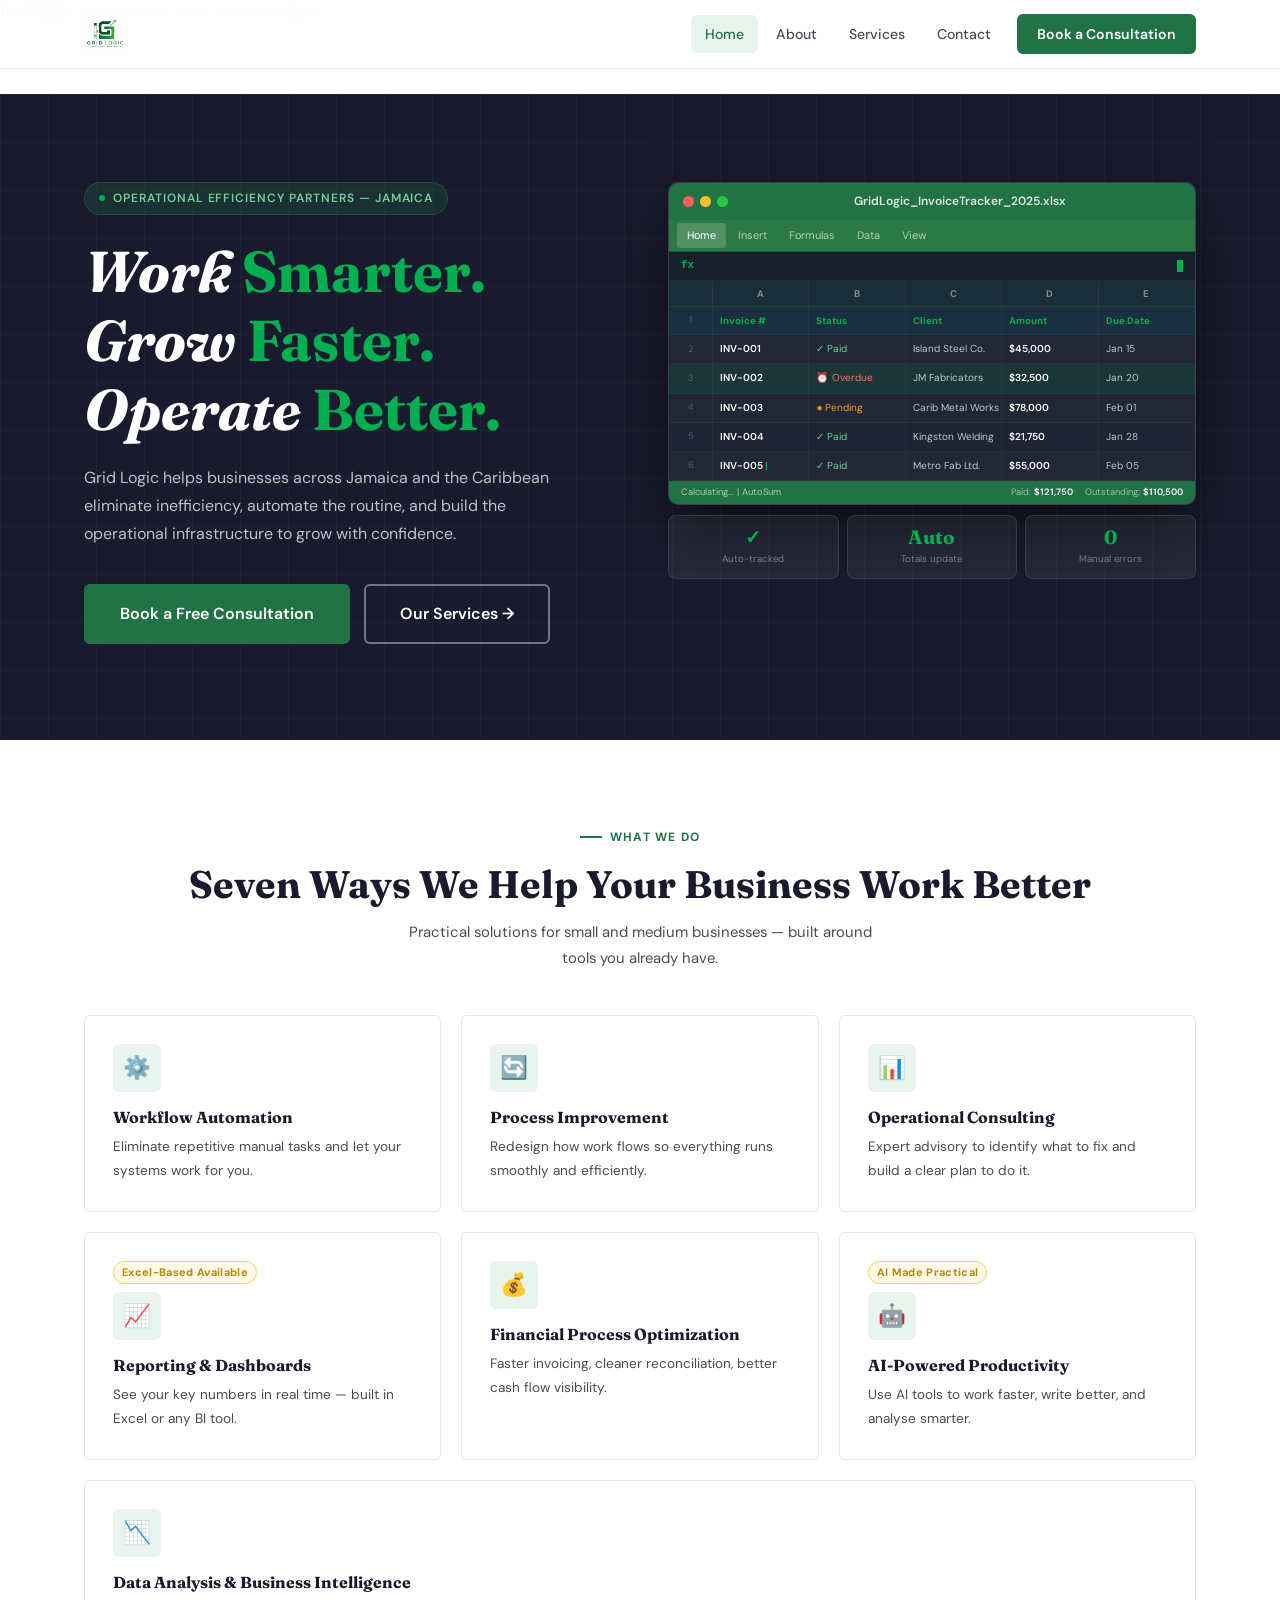
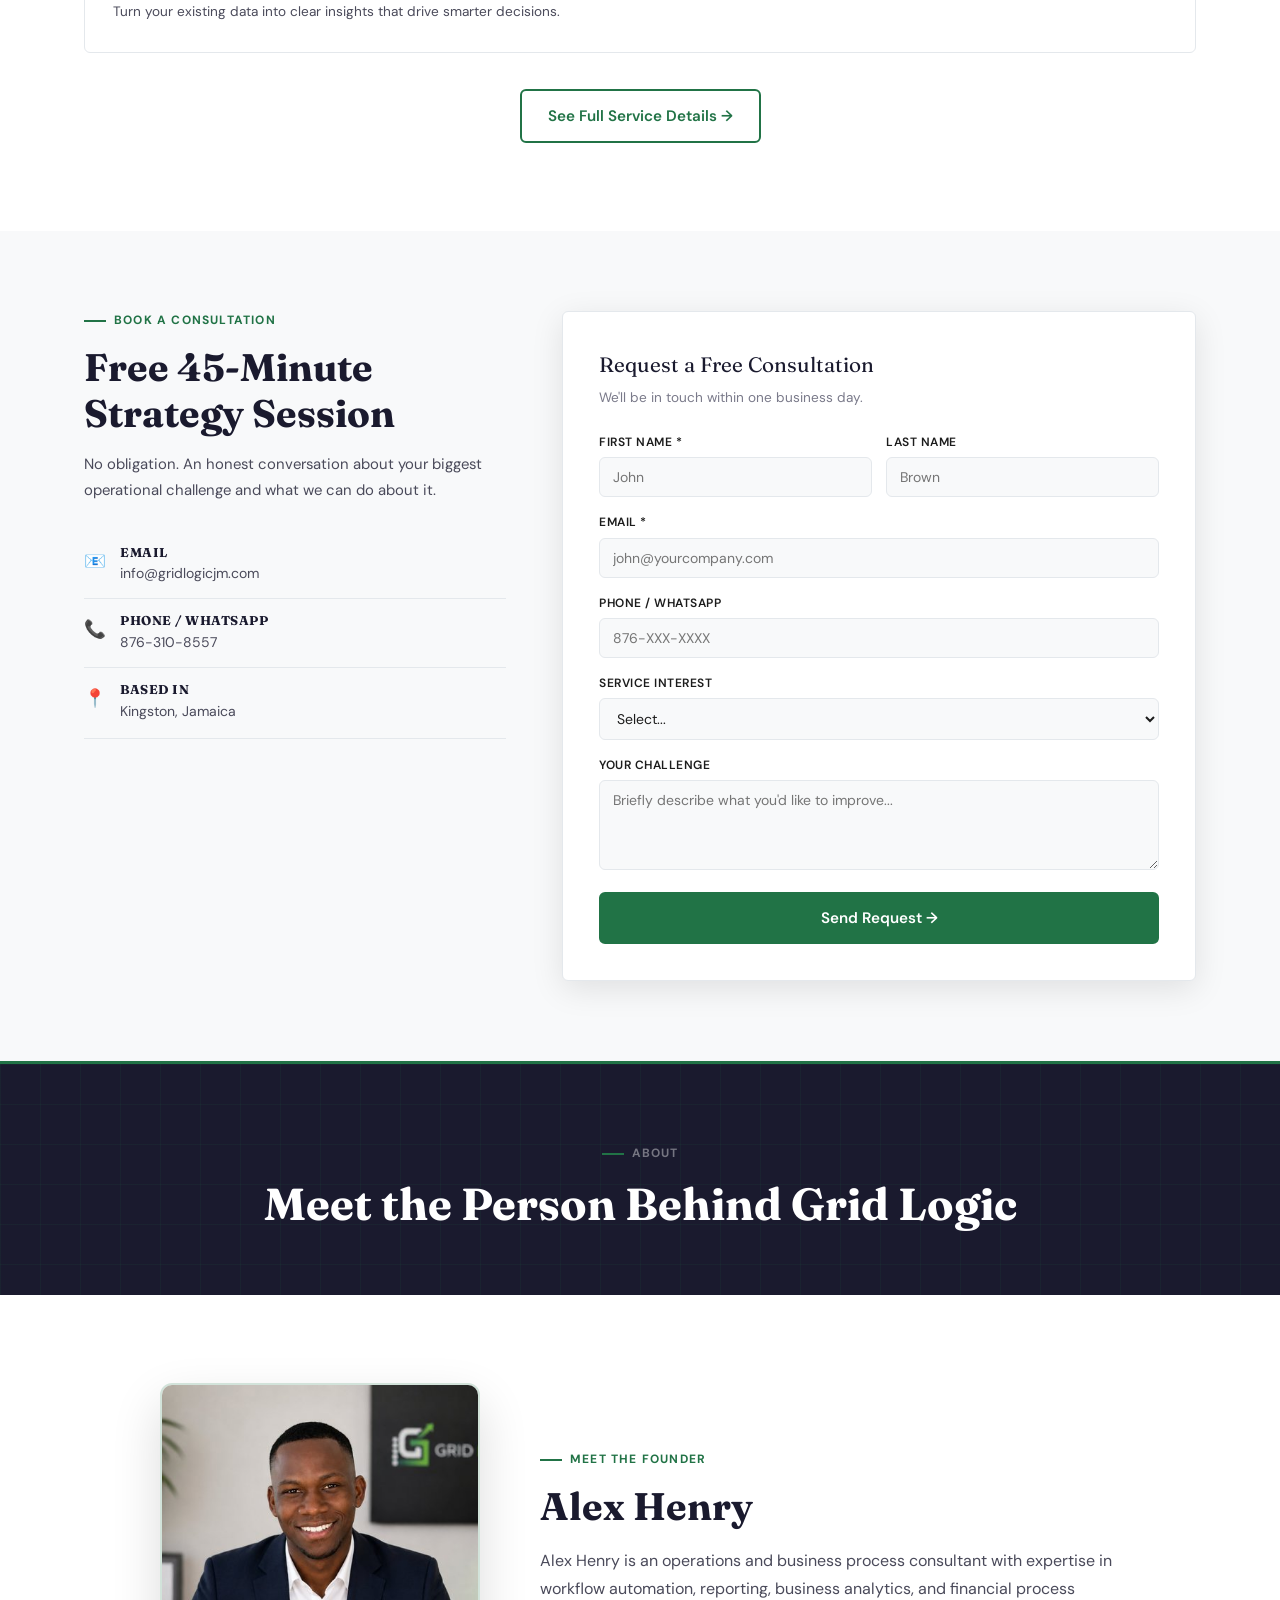
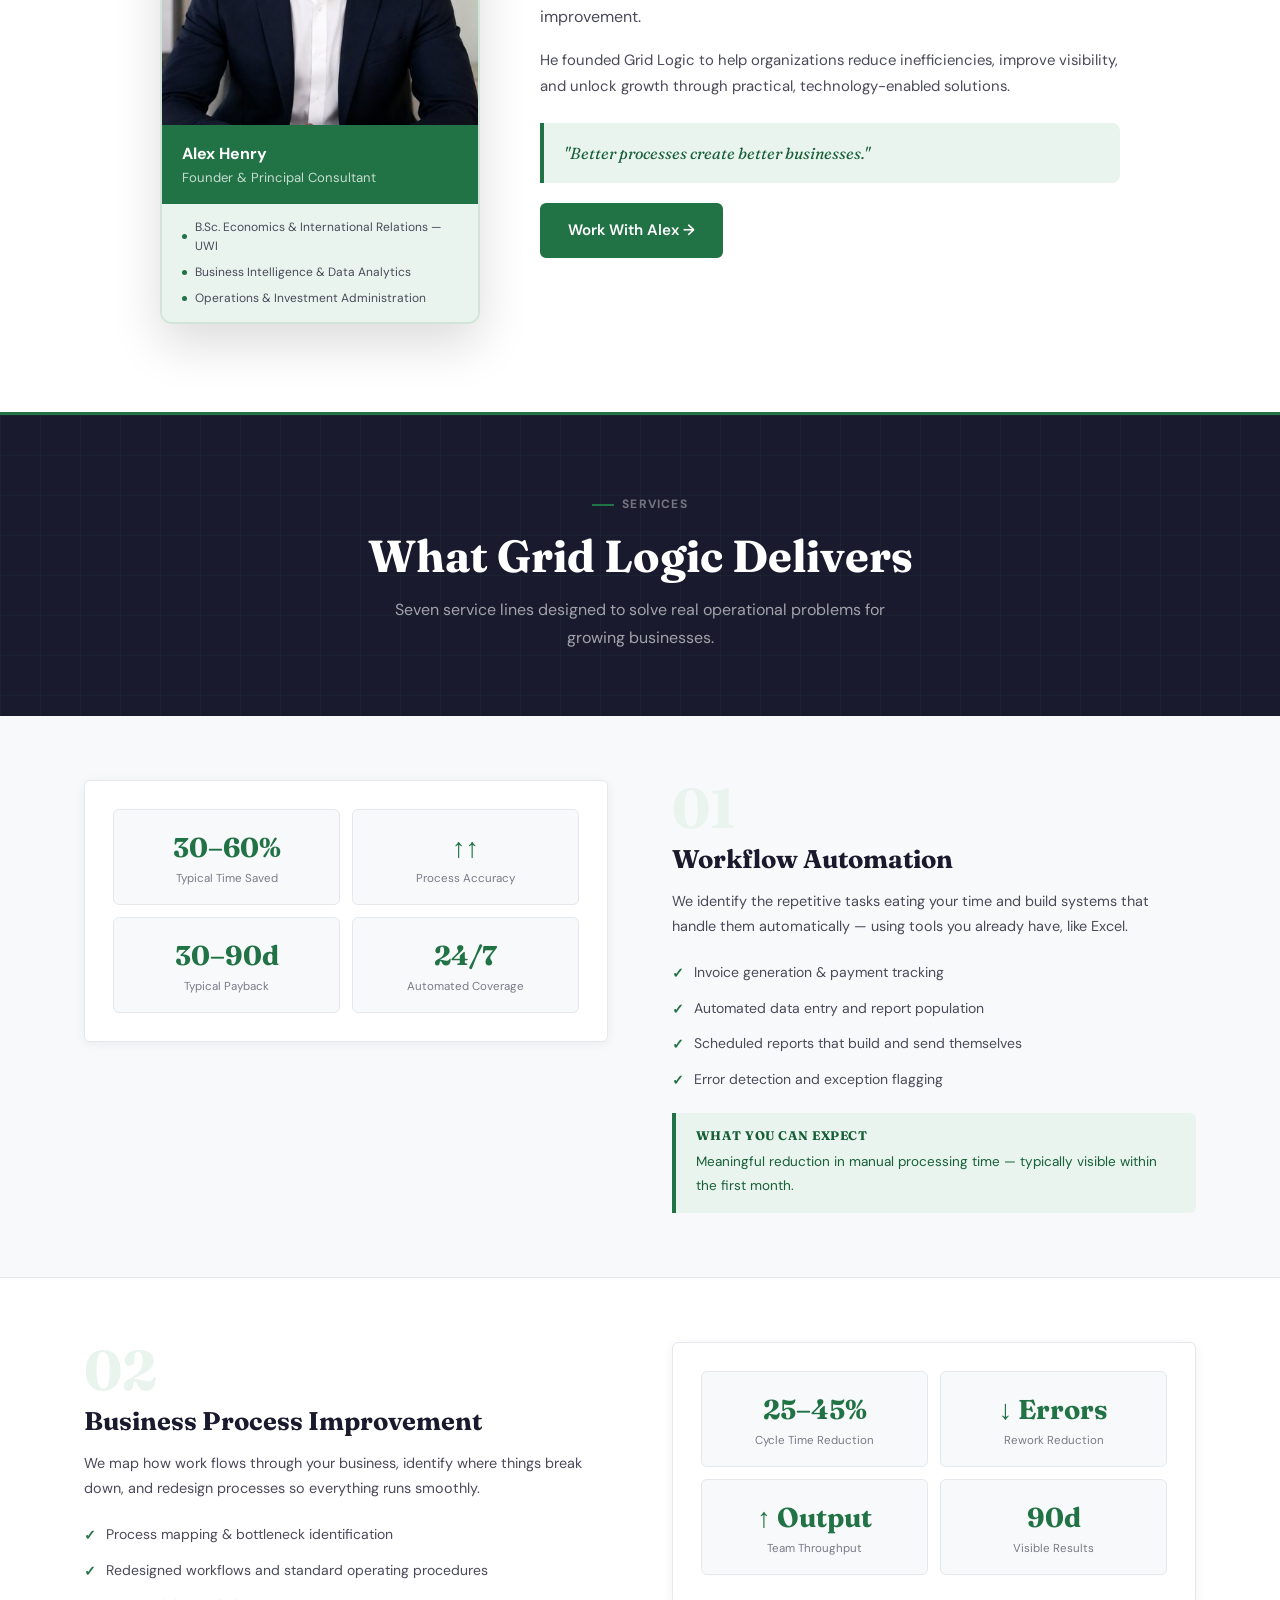
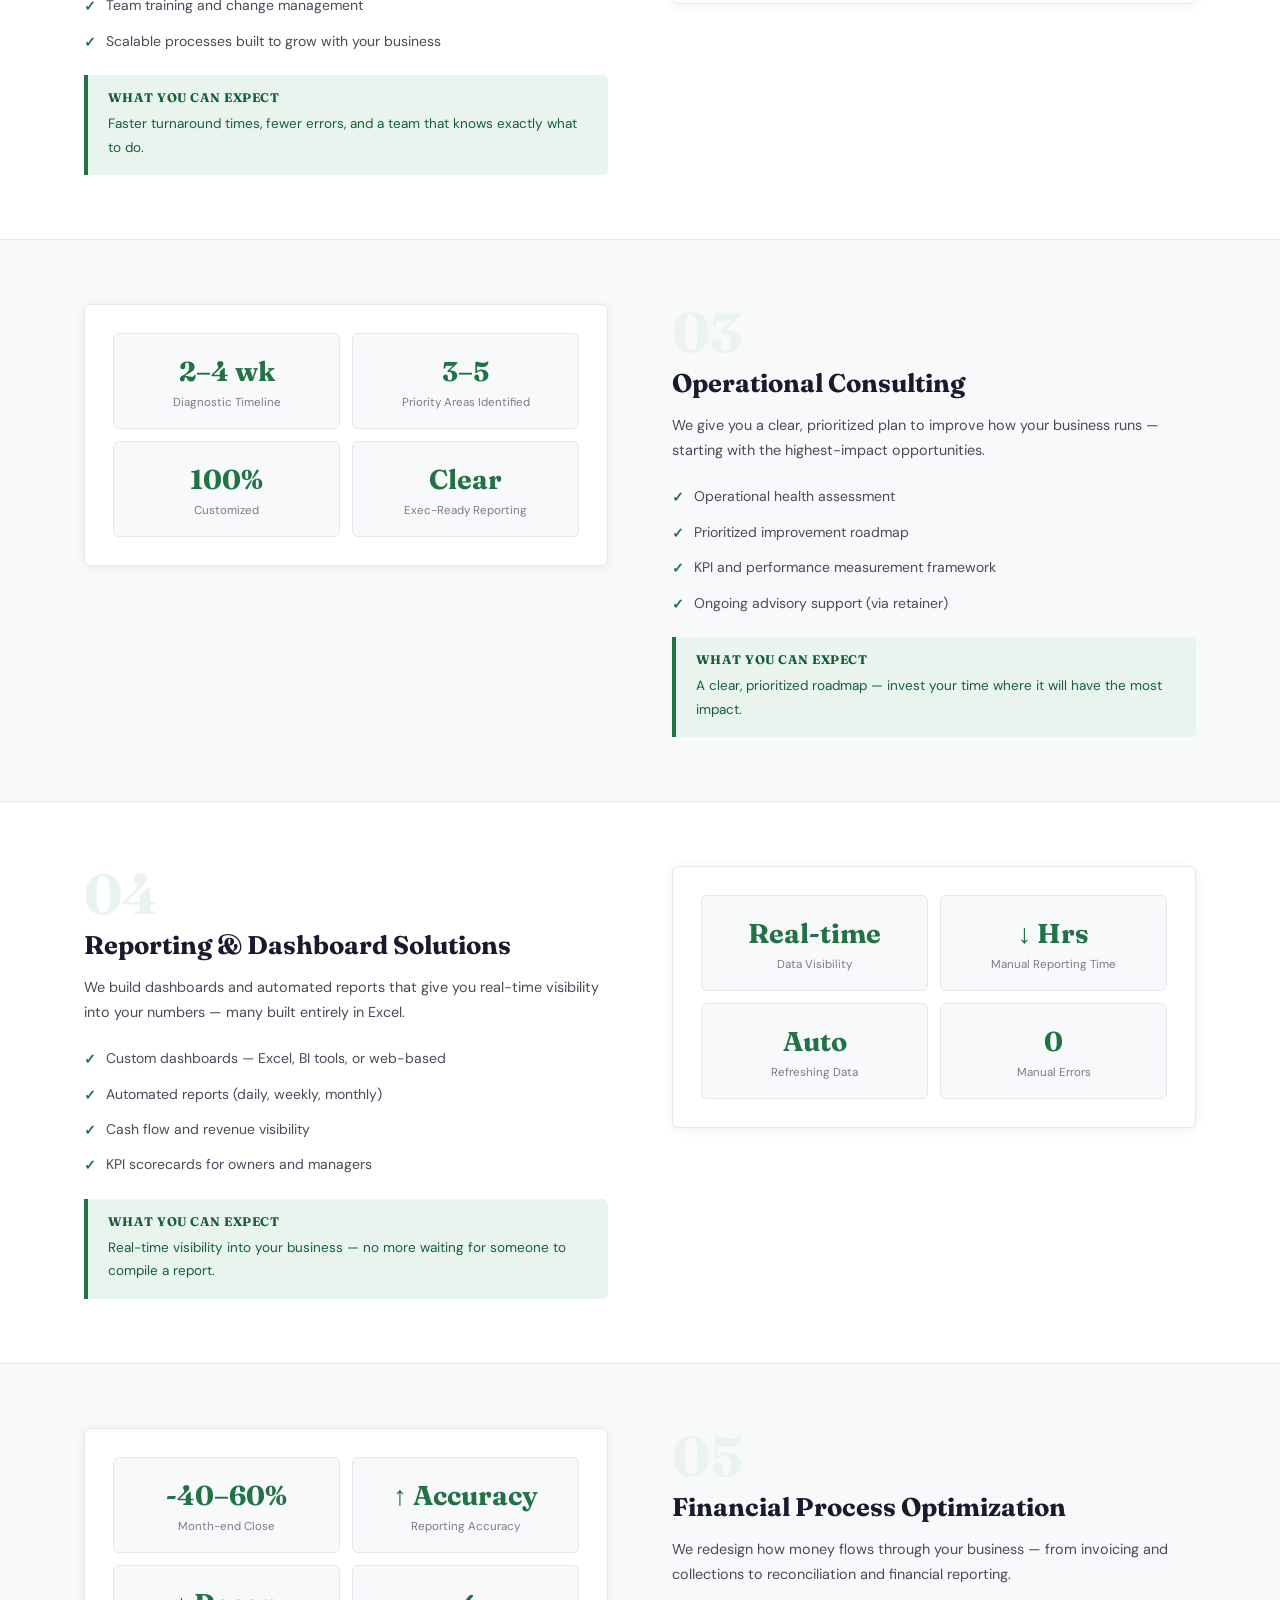
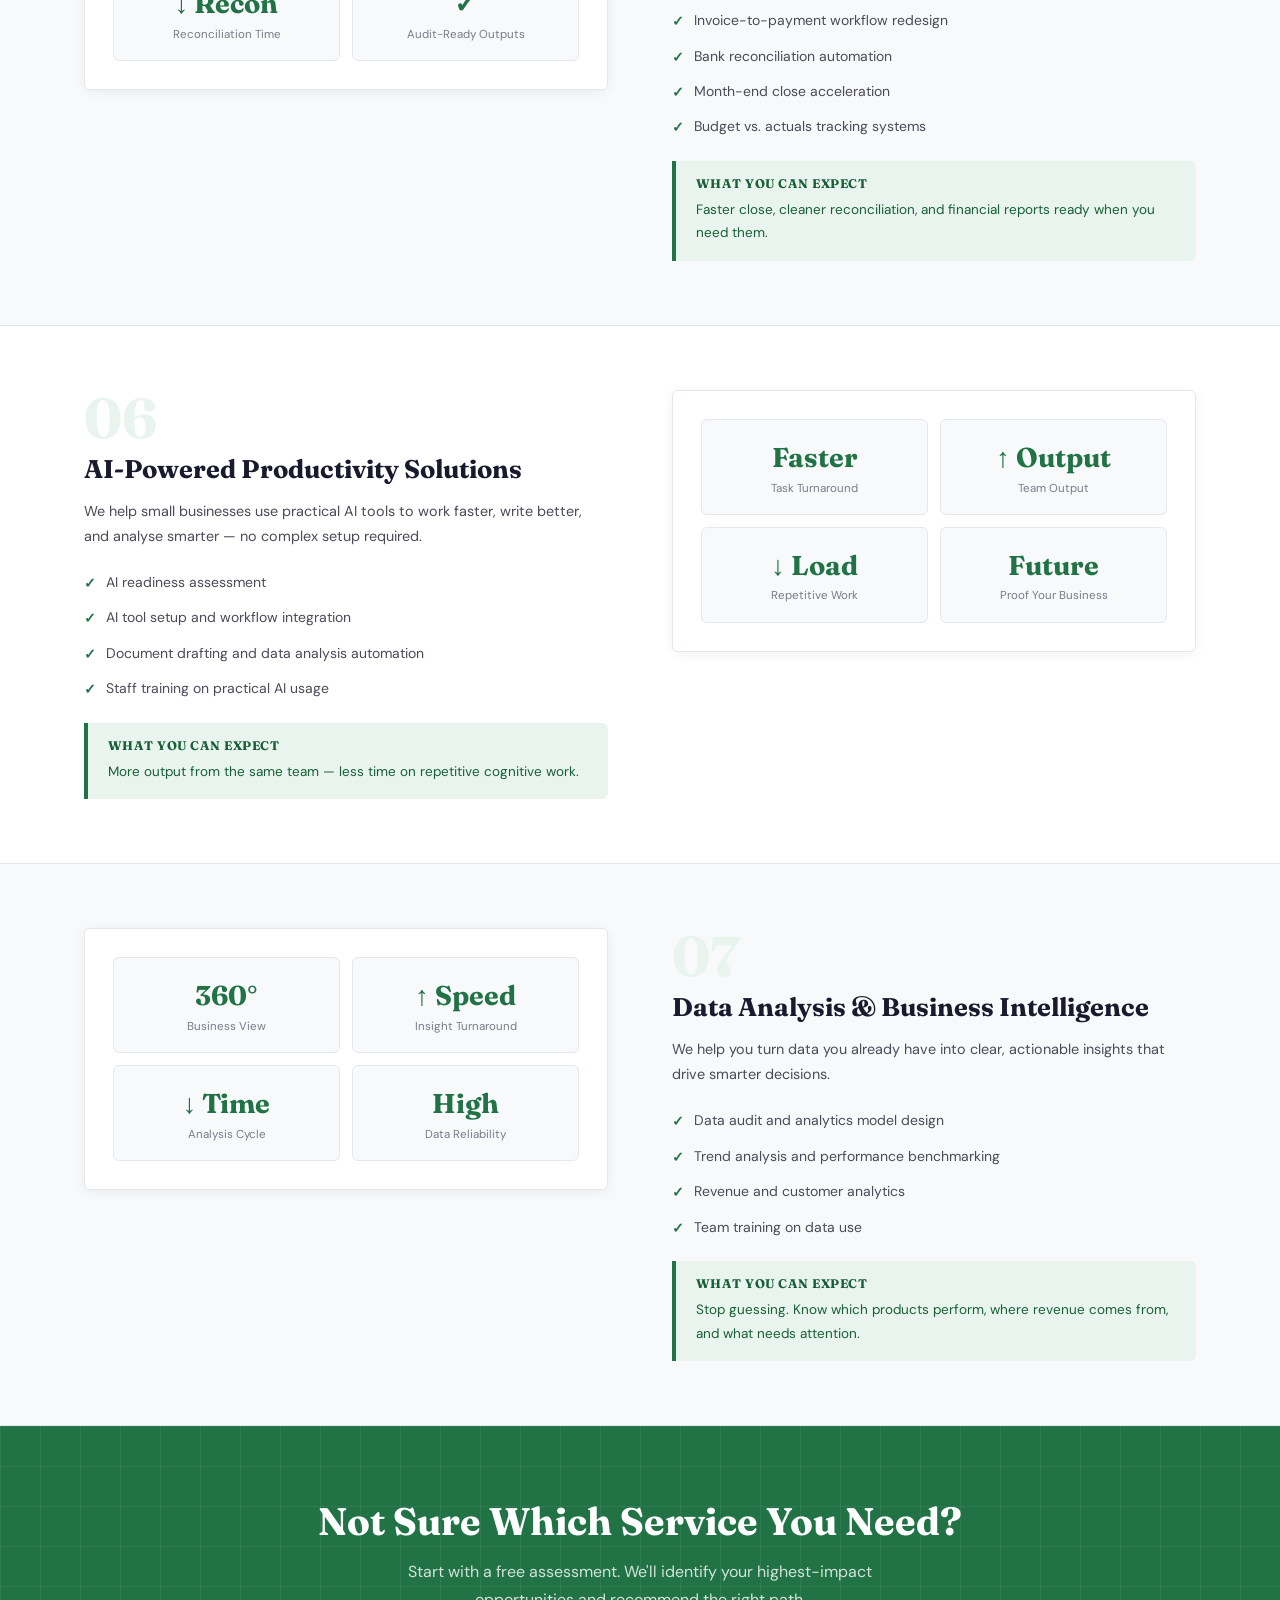
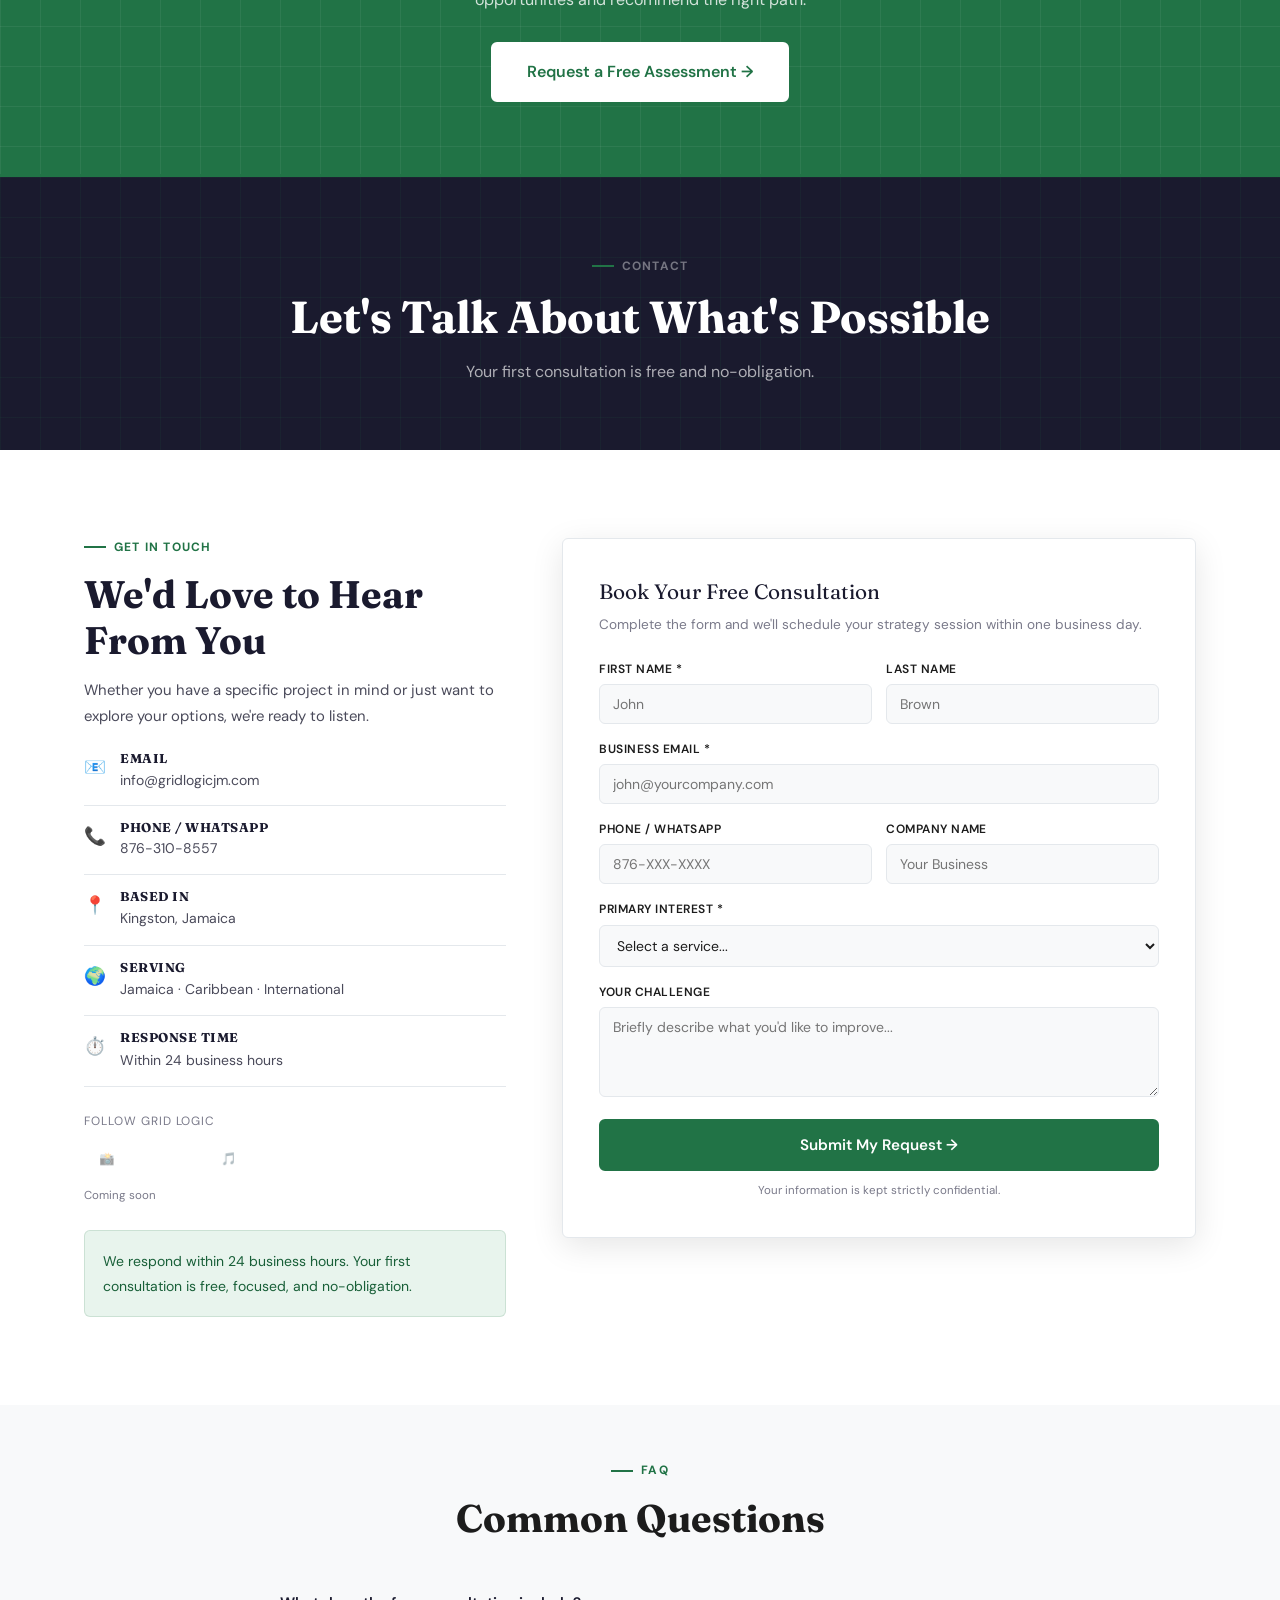
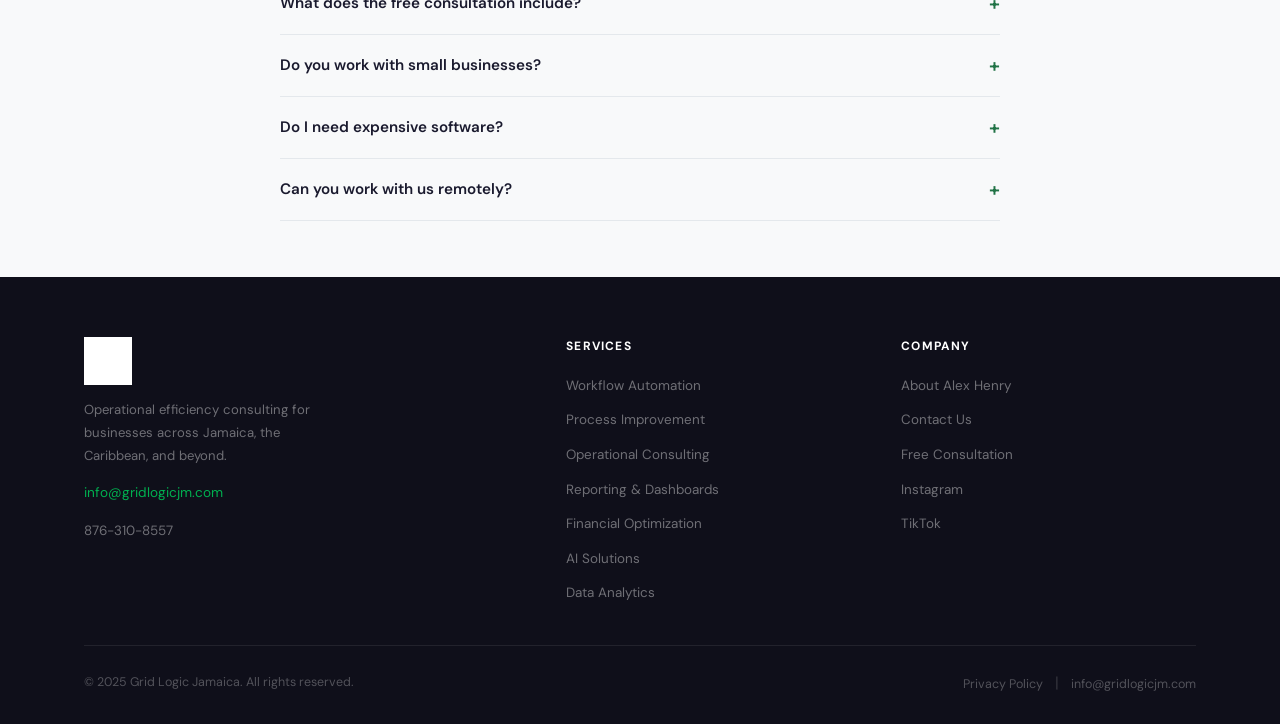
<file: gridlogic-website7.html>
1b878998-fc58-48d2-9be1-063ecc3f9d35<!DOCTYPE html>
<html lang="en">
<head>
<meta charset="UTF-8">
<meta name="viewport" content="width=device-width, initial-scale=1.0">
<title>Grid Logic | Workflow Automation & Business Process Consulting | Jamaica</title>
<meta name="description" content="Grid Logic helps Jamaican and Caribbean businesses improve efficiency through workflow automation, business analytics, and process optimization.">
<link rel="preconnect" href="https://fonts.googleapis.com">
<link href="https://fonts.googleapis.com/css2?family=DM+Sans:wght@300;400;500;600;700&family=Fraunces:ital,wght@0,600;0,700;1,600&display=swap" rel="stylesheet">
<style>
/* ── TOKENS ── */
:root{
  --green: #217346; --green-light: #2e8b57; --green-pale: #e8f4ed;
  --green-accent: #00b050; --green-dark: #185f38;
  --charcoal: #1a1a2e; --text: #1c1c1c; --text-mid: #4a4a5a; --text-light: #7a7a8a;
  --white: #fff; --off: #f8f9fa; --border: #e4e8ec;
  --shadow: 0 8px 32px rgba(0,0,0,.10); --r: 6px;
  --transition: all .28s cubic-bezier(.4,0,.2,1);
}
*,*::before,*::after{box-sizing:border-box;margin:0;padding:0}
html{scroll-behavior:smooth;scroll-padding-top:68px;font-size:16px}
body{font-family:'DM Sans',sans-serif;color:var(--text);background:var(--white);overflow-x:hidden;line-height:1.6}
h1,h2,h3,h4{font-family:'Fraunces',Georgia,serif;font-weight:700;line-height:1.2}
h1{font-size:clamp(2.2rem,5vw,3.6rem)} h2{font-size:clamp(1.7rem,3.5vw,2.4rem)}
h3{font-size:clamp(1.1rem,2vw,1.4rem)} p{line-height:1.75;color:var(--text-mid)}
.container{max-width:1160px;margin:0 auto;padding:0 24px}
.page{display:block;scroll-margin-top:68px}
#page-about,#page-services,#page-contact{border-top:3px solid var(--green)}
.section{padding:88px 0} .section-sm{padding:56px 0}
.grid-bg{background-image:linear-gradient(rgba(33,115,70,.08) 1px,transparent 1px),linear-gradient(90deg,rgba(33,115,70,.08) 1px,transparent 1px);background-size:40px 40px}

/* ── NAV ── */
nav{position:fixed;top:0;left:0;right:0;z-index:1000;background:rgba(255,255,255,.96);backdrop-filter:blur(12px);border-bottom:1px solid var(--border)}
.nav-inner{display:flex;align-items:center;justify-content:space-between;padding:0 24px;max-width:1160px;margin:0 auto;height:68px}
.logo{cursor:pointer;display:flex;align-items:center}
.logo img{height:42px;width:auto}
.nav-links{display:flex;align-items:center;gap:4px;list-style:none}
.nav-links a{text-decoration:none;color:var(--text-mid);font-size:.88rem;font-weight:500;padding:8px 14px;border-radius:var(--r);transition:var(--transition);cursor:pointer;display:block}
.nav-links a:hover,.nav-links a.active{color:var(--green);background:var(--green-pale)}
.nav-cta{background:var(--green)!important;color:white!important;padding:9px 20px!important;font-weight:600!important;border-radius:var(--r)!important}
.nav-cta:hover{background:var(--green-dark)!important}
.hamburger{display:none;flex-direction:column;gap:5px;cursor:pointer;background:none;border:none;padding:4px}
.hamburger span{display:block;width:24px;height:2px;background:var(--charcoal);border-radius:2px;transition:var(--transition)}
.mobile-menu{display:none;position:fixed;top:68px;left:0;right:0;background:white;border-bottom:1px solid var(--border);padding:16px 24px 24px;z-index:999;box-shadow:var(--shadow)}
.mobile-menu.open{display:block}
.mobile-menu a{display:block;padding:12px 0;border-bottom:1px solid var(--border);text-decoration:none;color:var(--text);font-weight:500;cursor:pointer}

/* ── BUTTONS ── */
.btn{display:inline-flex;align-items:center;gap:8px;padding:13px 26px;border-radius:var(--r);font-weight:600;font-size:.95rem;cursor:pointer;text-decoration:none;border:2px solid transparent;transition:var(--transition);font-family:'DM Sans',sans-serif}
.btn-primary{background:var(--green);color:white;border-color:var(--green)}
.btn-primary:hover{background:var(--green-dark);transform:translateY(-1px);box-shadow:0 8px 24px rgba(33,115,70,.3)}
.btn-outline-dark{background:transparent;color:var(--green);border-color:var(--green)}
.btn-outline-dark:hover{background:var(--green);color:white}
.btn-outline{background:transparent;color:white;border-color:rgba(255,255,255,.4)}
.btn-outline:hover{border-color:white;background:rgba(255,255,255,.08)}
.btn-white{background:white;color:var(--green);border-color:white}
.btn-white:hover{background:var(--off);transform:translateY(-1px)}
.btn-lg{padding:15px 34px;font-size:1rem}

/* ── LABELS ── */
.section-label{display:inline-flex;align-items:center;gap:8px;font-size:.75rem;font-weight:700;letter-spacing:.1em;text-transform:uppercase;color:var(--green);margin-bottom:14px}
.section-label::before{content:'';width:22px;height:2px;background:var(--green)}

/* ══════════════════════════════════════
   HERO
══════════════════════════════════════ */
.hero{padding:88px 0 96px;background:var(--charcoal);position:relative;overflow:hidden}
.hero::before{content:'';position:absolute;inset:0;background-image:linear-gradient(rgba(33,115,70,.12) 1px,transparent 1px),linear-gradient(90deg,rgba(33,115,70,.12) 1px,transparent 1px);background-size:48px 48px}
.hero-inner{position:relative;z-index:2;display:grid;grid-template-columns:1fr 1fr;gap:56px;align-items:start}
.hero-badge{display:inline-flex;align-items:center;gap:8px;background:rgba(33,115,70,.25);border:1px solid rgba(33,115,70,.5);color:#6fcf97;font-size:.75rem;font-weight:600;letter-spacing:.08em;text-transform:uppercase;padding:6px 14px;border-radius:100px;margin-bottom:22px}
.hero-badge::before{content:'';width:6px;height:6px;background:var(--green-accent);border-radius:50%;animation:pulse 2s infinite}
@keyframes pulse{0%,100%{opacity:1;transform:scale(1)}50%{opacity:.5;transform:scale(.8)}}
.hero h1{color:white;margin-bottom:20px;font-style:italic}
.hero h1 em{font-style:normal;color:var(--green-accent)}
.hero-sub{color:rgba(255,255,255,.72);font-size:1rem;margin-bottom:36px;max-width:480px}
.hero-actions{display:flex;gap:14px;flex-wrap:wrap}

/* ── EXCEL DEMO ── */
.hero-visual{display:flex;flex-direction:column;gap:10px}
.excel-demo{background:#1e2433;border-radius:10px;overflow:hidden;border:1px solid rgba(255,255,255,.12);box-shadow:0 24px 60px rgba(0,0,0,.5)}
.excel-titlebar{background:#217346;display:flex;align-items:center;gap:10px;padding:9px 14px}
.excel-dots{display:flex;gap:6px}
.excel-dot{width:11px;height:11px;border-radius:50%}
.excel-dot.r{background:#ff5f57}.excel-dot.y{background:#ffbd2e}.excel-dot.g{background:#28c941}
.excel-title{color:rgba(255,255,255,.85);font-size:.75rem;font-weight:600;flex:1;text-align:center;overflow:hidden;text-overflow:ellipsis;white-space:nowrap}
.excel-ribbon{background:#2b7a43;display:flex;gap:2px;padding:3px 8px;border-bottom:1px solid rgba(0,0,0,.25)}
.ribbon-tab{color:rgba(255,255,255,.65);font-size:.68rem;padding:4px 10px;border-radius:3px;cursor:default;white-space:nowrap}
.ribbon-tab.active{background:rgba(255,255,255,.18);color:white}
.excel-formula{background:#16202b;display:flex;align-items:center;gap:10px;padding:5px 12px;border-bottom:1px solid rgba(255,255,255,.06)}
.formula-label{color:#00b050;font-size:.68rem;font-family:monospace;font-weight:700;flex-shrink:0}
.formula-text{color:#9cdcfe;font-size:.68rem;font-family:monospace;transition:opacity .3s;flex:1;overflow:hidden;white-space:nowrap;text-overflow:ellipsis}
.formula-cursor{display:inline-block;width:6px;height:12px;background:#00b050;animation:blink .9s infinite;vertical-align:middle;flex-shrink:0}
@keyframes blink{0%,100%{opacity:1}50%{opacity:0}}
.excel-col-headers{display:grid;grid-template-columns:44px repeat(5,1fr);background:#1a2e3a;border-bottom:1px solid rgba(255,255,255,.08)}
.col-hdr{color:rgba(255,255,255,.45);font-size:.6rem;font-weight:700;padding:5px 6px;text-align:center;border-right:1px solid rgba(255,255,255,.05)}
.excel-row{display:grid;grid-template-columns:44px repeat(5,1fr);border-bottom:1px solid rgba(255,255,255,.04);transition:background .4s}
.excel-row.header-row{background:#1a3040}
.excel-row:nth-child(even):not(.header-row){background:rgba(255,255,255,.015)}
.excel-row.highlight{background:rgba(0,176,80,.12)!important}
.row-num{color:rgba(255,255,255,.25);font-size:.58rem;padding:6px 4px;text-align:center;border-right:1px solid rgba(255,255,255,.05);display:flex;align-items:center;justify-content:center}
.cell{color:rgba(255,255,255,.72);font-size:.63rem;padding:6px 7px;border-right:1px solid rgba(255,255,255,.04);display:flex;align-items:center;overflow:hidden;white-space:nowrap;text-overflow:ellipsis}
.cell.header{color:#00b050;font-weight:700;font-size:.6rem}
.cell.green{color:#6fcf97}.cell.red{color:#ff6b6b}.cell.bold{color:white;font-weight:600}
.cell.typing::after{content:'|';animation:blink .7s infinite;color:#00b050;margin-left:2px}
.excel-status{background:#217346;display:flex;justify-content:space-between;align-items:center;padding:4px 12px;gap:12px}
.status-left{color:rgba(255,255,255,.65);font-size:.58rem;white-space:nowrap}
.status-right{display:flex;gap:12px;flex-shrink:0}
.status-item{color:rgba(255,255,255,.55);font-size:.58rem;white-space:nowrap}
.status-item span{color:white;font-weight:600}
.kpi-strip{display:grid;grid-template-columns:repeat(3,1fr);gap:8px}
.kpi-mini{background:rgba(255,255,255,.06);border:1px solid rgba(255,255,255,.1);border-radius:8px;padding:12px 10px;text-align:center}
.kpi-mini-val{font-family:'Fraunces',serif;font-size:1.2rem;font-weight:700;color:#00b050;display:block;line-height:1}
.kpi-mini-label{color:rgba(255,255,255,.4);font-size:.6rem;margin-top:4px;display:block}

/* ══════════════════════════════════════
   SERVICES
══════════════════════════════════════ */
.services-grid{display:grid;grid-template-columns:repeat(3,1fr);gap:20px}
.service-card{background:white;border:1px solid var(--border);border-radius:var(--r);padding:28px;transition:var(--transition);position:relative;overflow:hidden;cursor:pointer}
.service-card::before{content:'';position:absolute;bottom:0;left:0;right:0;height:3px;background:var(--green);transform:scaleX(0);transition:var(--transition);transform-origin:left}
.service-card:hover{box-shadow:var(--shadow);transform:translateY(-3px)}
.service-card:hover::before{transform:scaleX(1)}
.service-icon{width:48px;height:48px;background:var(--green-pale);border-radius:var(--r);display:flex;align-items:center;justify-content:center;margin-bottom:16px;font-size:1.4rem}
.service-card h3{color:var(--charcoal);margin-bottom:8px;font-size:1rem}
.service-card p{font-size:.85rem}
.smb-badge{display:inline-flex;align-items:center;gap:5px;background:#fff9e6;color:#b8860b;border:1px solid #f0d060;font-size:.68rem;font-weight:700;padding:2px 8px;border-radius:100px;margin-bottom:8px;letter-spacing:.03em}

/* ══════════════════════════════════════
   ABOUT
══════════════════════════════════════ */
.page-hero{background:var(--charcoal);padding:80px 0 64px;text-align:center;position:relative;overflow:hidden}
.page-hero::before{content:'';position:absolute;inset:0;background-image:linear-gradient(rgba(33,115,70,.1) 1px,transparent 1px),linear-gradient(90deg,rgba(33,115,70,.1) 1px,transparent 1px);background-size:40px 40px}
.page-hero h1{color:white;position:relative;z-index:1;font-size:clamp(1.8rem,3.5vw,2.8rem)}
.founder-grid{display:grid;grid-template-columns:320px 1fr;gap:60px;align-items:center;max-width:960px;margin:0 auto}
.founder-photo-card{border-radius:12px;overflow:hidden;box-shadow:0 20px 50px rgba(0,0,0,.14);border:2px solid rgba(33,115,70,.2)}
.founder-photo-card img{width:100%;display:block;object-fit:cover;object-position:center top;height:340px}
.founder-nameplate{background:var(--green);padding:16px 20px}
.founder-nameplate strong{color:white;font-weight:700;font-size:1rem;display:block}
.founder-nameplate span{color:rgba(255,255,255,.75);font-size:.82rem}
.founder-creds{background:var(--green-pale);padding:14px 20px;display:flex;flex-direction:column;gap:7px}
.cred-tag{display:flex;align-items:center;gap:8px;font-size:.75rem;color:var(--text-mid)}
.cred-dot{width:5px;height:5px;border-radius:50%;background:var(--green);flex-shrink:0}
.founder-quote{background:var(--green-pale);border-left:4px solid var(--green);border-radius:0 8px 8px 0;padding:16px 20px;margin:20px 0}
.founder-quote p{font-style:italic;color:var(--green-dark);font-family:'Fraunces',serif;font-size:1rem;margin:0}

/* ══════════════════════════════════════
   SERVICES PAGE
══════════════════════════════════════ */
.service-detail{padding:64px 0;border-bottom:1px solid var(--border)}
.service-detail:nth-child(even){background:var(--off)}
.service-detail-inner{display:grid;grid-template-columns:1fr 1fr;gap:64px;align-items:start;max-width:1160px;margin:0 auto;padding:0 24px}
.service-detail:nth-child(even) .service-detail-inner{direction:rtl}
.service-detail:nth-child(even) .service-detail-inner>*{direction:ltr}
.service-num{font-family:'Fraunces',serif;font-size:3.5rem;font-weight:700;color:var(--green-pale);line-height:1;margin-bottom:8px;display:block}
.service-detail-content h2{color:var(--charcoal);margin-bottom:14px;font-size:1.6rem}
.service-detail-content p{margin-bottom:16px;font-size:.9rem}
.benefit-list{list-style:none;margin:16px 0}
.benefit-list li{display:flex;gap:10px;align-items:flex-start;padding:6px 0;font-size:.875rem;color:var(--text-mid)}
.benefit-list li::before{content:'✓';color:var(--green);font-weight:700;flex-shrink:0;margin-top:1px}
.outcome-box{background:var(--green-pale);border-left:4px solid var(--green);border-radius:0 var(--r) var(--r) 0;padding:16px 20px;margin-top:16px}
.outcome-box h4{color:var(--green-dark);margin-bottom:6px;font-size:.78rem;text-transform:uppercase;letter-spacing:.04em}
.outcome-box p{font-size:.845rem;color:var(--green-dark);margin:0}
.service-visual{background:white;border-radius:var(--r);padding:28px;border:1px solid var(--border);box-shadow:0 2px 12px rgba(0,0,0,.06)}
.kpi-row{display:grid;grid-template-columns:repeat(2,1fr);gap:12px}
.kpi{background:var(--off);border-radius:var(--r);padding:16px;text-align:center;border:1px solid var(--border)}
.kpi-val{font-family:'Fraunces',serif;font-size:1.7rem;font-weight:700;color:var(--green);display:block}
.kpi-label{font-size:.72rem;color:var(--text-light)}

/* ══════════════════════════════════════
   CONTACT
══════════════════════════════════════ */
.contact-grid{display:grid;grid-template-columns:1fr 1.5fr;gap:56px;align-items:start}
.contact-detail{display:flex;gap:14px;align-items:flex-start;padding:14px 0;border-bottom:1px solid var(--border)}
.contact-detail:first-of-type{border-top:1px solid var(--border);margin-top:20px}
.contact-icon{font-size:1.1rem;color:var(--green);flex-shrink:0;margin-top:2px}
.contact-detail h4{color:var(--charcoal);font-size:.8rem;font-weight:700;margin-bottom:2px;text-transform:uppercase;letter-spacing:.04em}
.contact-detail p,.contact-detail a{font-size:.875rem;color:var(--text-mid);text-decoration:none}
.contact-detail a:hover{color:var(--green)}
.contact-form{background:white;border:1px solid var(--border);border-radius:var(--r);padding:36px;box-shadow:var(--shadow)}
.form-title{font-family:'Fraunces',serif;font-size:1.3rem;color:var(--charcoal);margin-bottom:6px}
.form-subtitle{font-size:.85rem;color:var(--text-light);margin-bottom:24px}
.form-row{display:grid;grid-template-columns:1fr 1fr;gap:14px}
.form-group{margin-bottom:16px}
.form-group label{display:block;font-size:.75rem;font-weight:600;color:var(--text);margin-bottom:5px;text-transform:uppercase;letter-spacing:.04em}
.form-group input,.form-group select,.form-group textarea{width:100%;padding:10px 13px;border:1px solid var(--border);border-radius:var(--r);font-family:'DM Sans',sans-serif;font-size:.875rem;color:var(--text);background:var(--off);transition:var(--transition);outline:none}
.form-group input:focus,.form-group select:focus,.form-group textarea:focus{border-color:var(--green);background:white;box-shadow:0 0 0 3px rgba(33,115,70,.1)}
.form-group textarea{resize:vertical;min-height:90px}
.form-submit{width:100%;margin-top:6px;justify-content:center;padding:14px;font-size:.95rem}
.form-success{display:none;text-align:center;padding:28px}
.form-success .check{font-size:2.5rem;display:block;margin-bottom:10px}

/* ── FAQ ── */
.faq-list{max-width:720px;margin:0 auto}
.faq-item{border-bottom:1px solid var(--border)}
.faq-q{width:100%;background:none;border:none;padding:18px 0;display:flex;justify-content:space-between;align-items:center;cursor:pointer;text-align:left;font-family:'DM Sans',sans-serif;font-size:.95rem;font-weight:600;color:var(--charcoal)}
.faq-chevron{font-size:1.2rem;color:var(--green);transition:var(--transition);flex-shrink:0}
.faq-item.open .faq-chevron{transform:rotate(45deg)}
.faq-a{max-height:0;overflow:hidden;transition:max-height .4s ease,padding .3s ease}
.faq-item.open .faq-a{max-height:300px;padding-bottom:16px}
.faq-a p{font-size:.875rem}

/* ── CTA BAND ── */
.cta-band{background:var(--green);padding:72px 0;text-align:center;position:relative;overflow:hidden}
.cta-band::before{content:'';position:absolute;inset:0;background-image:linear-gradient(rgba(255,255,255,.06) 1px,transparent 1px),linear-gradient(90deg,rgba(255,255,255,.06) 1px,transparent 1px);background-size:40px 40px}
.cta-band>*{position:relative;z-index:1}
.cta-band h2{color:white;margin-bottom:14px}
.cta-band p{color:rgba(255,255,255,.8);max-width:520px;margin:0 auto 28px}
.cta-actions{display:flex;gap:14px;justify-content:center;flex-wrap:wrap}

/* ── FOOTER ── */
footer{background:#0f0f1a;padding:60px 0 28px}
.footer-inner{max-width:1160px;margin:0 auto;padding:0 24px}
.footer-top{display:grid;grid-template-columns:1.5fr 1fr 1fr;gap:40px;margin-bottom:40px}
.footer-brand p{color:rgba(255,255,255,.4);font-size:.82rem;margin:14px 0;max-width:240px}
.footer-col h5{color:white;font-size:.75rem;text-transform:uppercase;letter-spacing:.1em;margin-bottom:16px}
.footer-links{list-style:none;display:flex;flex-direction:column;gap:9px}
.footer-links a{color:rgba(255,255,255,.4);font-size:.84rem;text-decoration:none;transition:var(--transition);cursor:pointer}
.footer-links a:hover{color:var(--green-accent)}
.footer-bottom{border-top:1px solid rgba(255,255,255,.08);padding-top:24px;display:flex;justify-content:space-between;align-items:center}
.footer-bottom p,.footer-bottom a{color:rgba(255,255,255,.28);font-size:.78rem;text-decoration:none}
.footer-bottom a:hover{color:var(--green-accent)}
.footer-divider{color:rgba(255,255,255,.15);margin:0 8px}
.social-pill{display:inline-flex;align-items:center;gap:7px;padding:7px 14px;border:1px solid rgba(255,255,255,.15);border-radius:6px;color:rgba(255,255,255,.45);font-size:.78rem;font-weight:600;text-decoration:none;transition:var(--transition);margin-right:8px}
.social-pill:hover{border-color:var(--green-accent);color:var(--green-accent)}

/* ── FADE IN ── */
.fade-in{opacity:0;transform:translateY(22px);transition:opacity .6s ease,transform .6s ease}
.fade-in.visible{opacity:1;transform:translateY(0)}

/* ── RESPONSIVE ── */
@media(max-width:1024px){
  .services-grid{grid-template-columns:repeat(2,1fr)}
  .footer-top{grid-template-columns:1fr 1fr}
}
@media(max-width:768px){
  .nav-links{display:none} .hamburger{display:flex}
  .hero-inner{grid-template-columns:1fr}
  .hero-visual{display:none}
  .founder-grid{grid-template-columns:1fr}
  .services-grid{grid-template-columns:1fr}
  .service-detail-inner{grid-template-columns:1fr!important;direction:ltr!important}
  .contact-grid{grid-template-columns:1fr}
  .form-row{grid-template-columns:1fr}
  .footer-top{grid-template-columns:1fr}
  .footer-bottom{flex-direction:column;gap:10px;text-align:center}
  .hero-actions{flex-direction:column}
  .btn{width:100%;justify-content:center}
}
@media(max-width:480px){
  .cta-actions{flex-direction:column;align-items:center}
}
</style>
</head>
<body>

<!-- NAV -->
<nav>
  <div class="nav-inner">
    <div class="logo" onclick="showPage('home')">
      <img src="[data-uri]" alt="Grid Logic">
    </div>
    <ul class="nav-links" id="navLinks">
      <li><a onclick="showPage('home')" id="nav-home" class="active">Home</a></li>
      <li><a onclick="showPage('about')" id="nav-about">About</a></li>
      <li><a onclick="showPage('services')" id="nav-services">Services</a></li>
      <li><a onclick="showPage('contact')" id="nav-contact">Contact</a></li>
      <li><a onclick="showPage('contact')" class="nav-cta" style="margin-left:8px">Book a Consultation</a></li>
    </ul>
    <button class="hamburger" onclick="toggleMenu()"><span></span><span></span><span></span></button>
  </div>
</nav>
<div class="mobile-menu" id="mobileMenu">
  <a onclick="showPage('home');toggleMenu()">Home</a>
  <a onclick="showPage('about');toggleMenu()">About</a>
  <a onclick="showPage('services');toggleMenu()">Services</a>
  <a onclick="showPage('contact');toggleMenu()">Contact</a>
  <a onclick="showPage('contact');toggleMenu()" style="color:var(--green);font-weight:700;border:none;margin-top:10px">→ Book a Free Consultation</a>
</div>

<!-- ════════════════════════════════════════
     HOME
════════════════════════════════════════ -->
<div class="page" id="page-home" style="padding-top:68px">

  <!-- HERO -->
  <section class="hero grid-bg">
    <div class="container">
      <div class="hero-inner">
        <div>
          <div class="hero-badge">Operational Efficiency Partners — Jamaica</div>
          <h1>Work <em>Smarter.</em><br>Grow <em>Faster.</em><br>Operate <em>Better.</em></h1>
          <p class="hero-sub">Grid Logic helps businesses across Jamaica and the Caribbean eliminate inefficiency, automate the routine, and build the operational infrastructure to grow with confidence.</p>
          <div class="hero-actions">
            <a class="btn btn-primary btn-lg" onclick="showPage('contact')">Book a Free Consultation</a>
            <a class="btn btn-outline btn-lg" onclick="showPage('services')">Our Services →</a>
          </div>
        </div>
        <div class="hero-visual">
          <div class="excel-demo">
            <div class="excel-titlebar">
              <div class="excel-dots"><div class="excel-dot r"></div><div class="excel-dot y"></div><div class="excel-dot g"></div></div>
              <div class="excel-title">GridLogic_InvoiceTracker_2025.xlsx</div>
            </div>
            <div class="excel-ribbon">
              <div class="ribbon-tab active">Home</div><div class="ribbon-tab">Insert</div>
              <div class="ribbon-tab">Formulas</div><div class="ribbon-tab">Data</div><div class="ribbon-tab">View</div>
            </div>
            <div class="excel-formula">
              <div class="formula-label">fx</div>
              <div class="formula-text" id="formulaText">=SUMIF(B:B,"Paid",D:D)</div>
              <div class="formula-cursor"></div>
            </div>
            <div class="excel-col-headers">
              <div class="col-hdr"></div><div class="col-hdr">A</div><div class="col-hdr">B</div>
              <div class="col-hdr">C</div><div class="col-hdr">D</div><div class="col-hdr">E</div>
            </div>
            <div class="excel-row header-row">
              <div class="row-num">1</div><div class="cell header">Invoice #</div><div class="cell header">Status</div>
              <div class="cell header">Client</div><div class="cell header">Amount</div><div class="cell header">Due Date</div>
            </div>
            <div class="excel-row" id="row2">
              <div class="row-num">2</div><div class="cell bold">INV-001</div><div class="cell green">✓ Paid</div>
              <div class="cell">Island Steel Co.</div><div class="cell bold">$45,000</div><div class="cell">Jan 15</div>
            </div>
            <div class="excel-row" id="row3">
              <div class="row-num">3</div><div class="cell bold">INV-002</div><div class="cell red">⏰ Overdue</div>
              <div class="cell">JM Fabricators</div><div class="cell bold">$32,500</div><div class="cell">Jan 20</div>
            </div>
            <div class="excel-row" id="row4">
              <div class="row-num">4</div><div class="cell bold">INV-003</div>
              <div class="cell" style="color:#f39c12;font-size:.63rem;padding:6px 7px;display:flex;align-items:center">● Pending</div>
              <div class="cell">Carib Metal Works</div><div class="cell bold">$78,000</div><div class="cell">Feb 01</div>
            </div>
            <div class="excel-row" id="row5">
              <div class="row-num">5</div><div class="cell bold">INV-004</div><div class="cell green">✓ Paid</div>
              <div class="cell">Kingston Welding</div><div class="cell bold">$21,750</div><div class="cell">Jan 28</div>
            </div>
            <div class="excel-row highlight" id="row6">
              <div class="row-num">6</div><div class="cell bold typing">INV-005</div><div class="cell green">✓ Paid</div>
              <div class="cell">Metro Fab Ltd.</div><div class="cell bold">$55,000</div><div class="cell">Feb 05</div>
            </div>
            <div class="excel-status">
              <div class="status-left" id="excelStatus">Ready &nbsp;|&nbsp; Invoices</div>
              <div class="status-right">
                <div class="status-item">Paid: <span>$121,750</span></div>
                <div class="status-item">Outstanding: <span>$110,500</span></div>
              </div>
            </div>
          </div>
          <div class="kpi-strip">
            <div class="kpi-mini"><span class="kpi-mini-val">✓</span><span class="kpi-mini-label">Auto-tracked</span></div>
            <div class="kpi-mini"><span class="kpi-mini-val">Auto</span><span class="kpi-mini-label">Totals update</span></div>
            <div class="kpi-mini"><span class="kpi-mini-val">0</span><span class="kpi-mini-label">Manual errors</span></div>
          </div>
        </div>
      </div>
    </div>
  </section>

  <!-- SERVICES OVERVIEW -->
  <section class="section" style="background:var(--white)">
    <div class="container">
      <div style="text-align:center;margin-bottom:44px">
        <div class="section-label" style="justify-content:center">What We Do</div>
        <h2 style="color:var(--charcoal);margin-bottom:12px">Seven Ways We Help Your Business Work Better</h2>
        <p style="max-width:500px;margin:0 auto;font-size:.93rem">Practical solutions for small and medium businesses — built around tools you already have.</p>
      </div>
      <div class="services-grid">
        <div class="service-card fade-in" onclick="showPage('services')">
          <div class="service-icon">⚙️</div>
          <h3>Workflow Automation</h3>
          <p>Eliminate repetitive manual tasks and let your systems work for you.</p>
        </div>
        <div class="service-card fade-in" onclick="showPage('services')">
          <div class="service-icon">🔄</div>
          <h3>Process Improvement</h3>
          <p>Redesign how work flows so everything runs smoothly and efficiently.</p>
        </div>
        <div class="service-card fade-in" onclick="showPage('services')">
          <div class="service-icon">📊</div>
          <h3>Operational Consulting</h3>
          <p>Expert advisory to identify what to fix and build a clear plan to do it.</p>
        </div>
        <div class="service-card fade-in" onclick="showPage('services')">
          <div class="smb-badge">Excel-Based Available</div>
          <div class="service-icon">📈</div>
          <h3>Reporting &amp; Dashboards</h3>
          <p>See your key numbers in real time — built in Excel or any BI tool.</p>
        </div>
        <div class="service-card fade-in" onclick="showPage('services')">
          <div class="service-icon">💰</div>
          <h3>Financial Process Optimization</h3>
          <p>Faster invoicing, cleaner reconciliation, better cash flow visibility.</p>
        </div>
        <div class="service-card fade-in" onclick="showPage('services')">
          <div class="smb-badge">AI Made Practical</div>
          <div class="service-icon">🤖</div>
          <h3>AI-Powered Productivity</h3>
          <p>Use AI tools to work faster, write better, and analyse smarter.</p>
        </div>
        <div class="service-card fade-in" style="grid-column:1/-1" onclick="showPage('services')">
          <div class="service-icon">📉</div>
          <h3>Data Analysis &amp; Business Intelligence</h3>
          <p>Turn your existing data into clear insights that drive smarter decisions.</p>
        </div>
      </div>
      <div style="text-align:center;margin-top:36px">
        <a class="btn btn-outline-dark" onclick="showPage('services')">See Full Service Details →</a>
      </div>
    </div>
  </section>

  <!-- CONTACT ON HOME -->
  <section style="padding:80px 0;background:var(--off)">
    <div class="container">
      <div class="contact-grid">
        <div>
          <div class="section-label">Book a Consultation</div>
          <h2 style="color:var(--charcoal);margin-bottom:14px">Free 45-Minute Strategy Session</h2>
          <p style="margin-bottom:28px;font-size:.93rem">No obligation. An honest conversation about your biggest operational challenge and what we can do about it.</p>
          <div class="contact-detail">
            <div class="contact-icon">📧</div>
            <div><h4>Email</h4><a href="mailto:info@gridlogicjm.com">info@gridlogicjm.com</a></div>
          </div>
          <div class="contact-detail">
            <div class="contact-icon">📞</div>
            <div><h4>Phone / WhatsApp</h4><a href="tel:+18763108557">876-310-8557</a></div>
          </div>
          <div class="contact-detail">
            <div class="contact-icon">📍</div>
            <div><h4>Based In</h4><p>Kingston, Jamaica</p></div>
          </div>
        </div>
        <div class="contact-form">
          <div class="form-title">Request a Free Consultation</div>
          <div class="form-subtitle">We'll be in touch within one business day.</div>
          <form id="homeContactForm" onsubmit="handleFormSubmit(event,'homeContactForm','homeFormSuccess')">
            <input type="hidden" name="access_key" value="1b878998-fc58-48d2-9be1-063ecc3f9d35">
            <input type="hidden" name="subject" value="New Consultation Request — Grid Logic">
            <input type="hidden" name="from_name" value="Grid Logic Website">
            <input type="hidden" name="redirect" value="false">
            <div class="form-row">
              <div class="form-group"><label>First Name *</label><input type="text" name="first_name" placeholder="John" required></div>
              <div class="form-group"><label>Last Name</label><input type="text" name="last_name" placeholder="Brown"></div>
            </div>
            <div class="form-group"><label>Email *</label><input type="email" name="email" placeholder="john@yourcompany.com" required></div>
            <div class="form-group"><label>Phone / WhatsApp</label><input type="tel" name="phone" placeholder="876-XXX-XXXX"></div>
            <div class="form-group">
              <label>Service Interest</label>
              <select name="service_interest">
                <option value="">Select...</option>
                <option>Workflow Automation</option>
                <option>Process Improvement</option>
                <option>Operational Consulting</option>
                <option>Reporting &amp; Dashboards</option>
                <option>Financial Process Optimization</option>
                <option>AI-Powered Productivity</option>
                <option>Data Analysis &amp; Business Intelligence</option>
                <option>Not Sure — I Need an Assessment</option>
              </select>
            </div>
            <div class="form-group"><label>Your Challenge</label><textarea name="message" placeholder="Briefly describe what you'd like to improve..."></textarea></div>
            <button class="btn btn-primary form-submit" type="submit">Send Request →</button>
          </form>
          <div id="homeFormSuccess" class="form-success">
            <span class="check">✅</span>
            <h3 style="color:var(--charcoal);margin-bottom:8px;font-family:'Fraunces',serif">Request Received!</h3>
            <p>Alex will be in touch within one business day to schedule your consultation.</p>
          </div>
        </div>
      </div>
    </div>
  </section>

</div><!-- END HOME -->

<!-- ════════════════════════════════════════
     ABOUT
════════════════════════════════════════ -->
<div class="page" id="page-about">
  <div class="page-hero">
    <div class="container">
      <div class="section-label" style="justify-content:center;color:rgba(255,255,255,.4)">About</div>
      <h1>Meet the Person Behind Grid Logic</h1>
    </div>
  </div>
  <section class="section">
    <div class="container">
      <div class="founder-grid">
        <div class="founder-photo-card">
          <img src="[data-uri]" alt="Alex Henry, Founder of Grid Logic">
          <div class="founder-nameplate">
            <strong>Alex Henry</strong>
            <span>Founder &amp; Principal Consultant</span>
          </div>
          <div class="founder-creds">
            <div class="cred-tag"><div class="cred-dot"></div>B.Sc. Economics &amp; International Relations — UWI</div>
            <div class="cred-tag"><div class="cred-dot"></div>Business Intelligence &amp; Data Analytics</div>
            <div class="cred-tag"><div class="cred-dot"></div>Operations &amp; Investment Administration</div>
          </div>
        </div>
        <div>
          <div class="section-label">Meet the Founder</div>
          <h2 style="color:var(--charcoal);margin-bottom:18px">Alex Henry</h2>
          <p style="font-size:1rem;margin-bottom:16px">Alex Henry is an operations and business process consultant with expertise in workflow automation, reporting, business analytics, and financial process improvement.</p>
          <p style="font-size:.93rem;margin-bottom:24px">He founded Grid Logic to help organizations reduce inefficiencies, improve visibility, and unlock growth through practical, technology-enabled solutions.</p>
          <div class="founder-quote">
            <p>"Better processes create better businesses."</p>
          </div>
          <a class="btn btn-primary" onclick="showPage('contact')">Work With Alex →</a>
        </div>
      </div>
    </div>
  </section>
</div><!-- END ABOUT -->

<!-- ════════════════════════════════════════
     SERVICES
════════════════════════════════════════ -->
<div class="page" id="page-services">
  <div class="page-hero">
    <div class="container">
      <div class="section-label" style="justify-content:center;color:rgba(255,255,255,.4)">Services</div>
      <h1>What Grid Logic Delivers</h1>
      <p style="color:rgba(255,255,255,.6);max-width:540px;margin:14px auto 0">Seven service lines designed to solve real operational problems for growing businesses.</p>
    </div>
  </div>

  <div class="service-detail">
    <div class="service-detail-inner">
      <div class="service-detail-content">
        <span class="service-num">01</span>
        <h2>Workflow Automation</h2>
        <p>We identify the repetitive tasks eating your time and build systems that handle them automatically — using tools you already have, like Excel.</p>
        <ul class="benefit-list">
          <li>Invoice generation &amp; payment tracking</li>
          <li>Automated data entry and report population</li>
          <li>Scheduled reports that build and send themselves</li>
          <li>Error detection and exception flagging</li>
        </ul>
        <div class="outcome-box">
          <h4>What You Can Expect</h4>
          <p>Meaningful reduction in manual processing time — typically visible within the first month.</p>
        </div>
      </div>
      <div class="service-visual">
        <div class="kpi-row">
          <div class="kpi"><span class="kpi-val">30–60%</span><div class="kpi-label">Typical Time Saved</div></div>
          <div class="kpi"><span class="kpi-val">↑↑</span><div class="kpi-label">Process Accuracy</div></div>
          <div class="kpi"><span class="kpi-val">30–90d</span><div class="kpi-label">Typical Payback</div></div>
          <div class="kpi"><span class="kpi-val">24/7</span><div class="kpi-label">Automated Coverage</div></div>
        </div>
      </div>
    </div>
  </div>

  <div class="service-detail">
    <div class="service-detail-inner">
      <div class="service-detail-content">
        <span class="service-num">02</span>
        <h2>Business Process Improvement</h2>
        <p>We map how work flows through your business, identify where things break down, and redesign processes so everything runs smoothly.</p>
        <ul class="benefit-list">
          <li>Process mapping &amp; bottleneck identification</li>
          <li>Redesigned workflows and standard operating procedures</li>
          <li>Team training and change management</li>
          <li>Scalable processes built to grow with your business</li>
        </ul>
        <div class="outcome-box">
          <h4>What You Can Expect</h4>
          <p>Faster turnaround times, fewer errors, and a team that knows exactly what to do.</p>
        </div>
      </div>
      <div class="service-visual">
        <div class="kpi-row">
          <div class="kpi"><span class="kpi-val">25–45%</span><div class="kpi-label">Cycle Time Reduction</div></div>
          <div class="kpi"><span class="kpi-val">↓ Errors</span><div class="kpi-label">Rework Reduction</div></div>
          <div class="kpi"><span class="kpi-val">↑ Output</span><div class="kpi-label">Team Throughput</div></div>
          <div class="kpi"><span class="kpi-val">90d</span><div class="kpi-label">Visible Results</div></div>
        </div>
      </div>
    </div>
  </div>

  <div class="service-detail">
    <div class="service-detail-inner">
      <div class="service-detail-content">
        <span class="service-num">03</span>
        <h2>Operational Consulting</h2>
        <p>We give you a clear, prioritized plan to improve how your business runs — starting with the highest-impact opportunities.</p>
        <ul class="benefit-list">
          <li>Operational health assessment</li>
          <li>Prioritized improvement roadmap</li>
          <li>KPI and performance measurement framework</li>
          <li>Ongoing advisory support (via retainer)</li>
        </ul>
        <div class="outcome-box">
          <h4>What You Can Expect</h4>
          <p>A clear, prioritized roadmap — invest your time where it will have the most impact.</p>
        </div>
      </div>
      <div class="service-visual">
        <div class="kpi-row">
          <div class="kpi"><span class="kpi-val">2–4 wk</span><div class="kpi-label">Diagnostic Timeline</div></div>
          <div class="kpi"><span class="kpi-val">3–5</span><div class="kpi-label">Priority Areas Identified</div></div>
          <div class="kpi"><span class="kpi-val">100%</span><div class="kpi-label">Customized</div></div>
          <div class="kpi"><span class="kpi-val">Clear</span><div class="kpi-label">Exec-Ready Reporting</div></div>
        </div>
      </div>
    </div>
  </div>

  <div class="service-detail">
    <div class="service-detail-inner">
      <div class="service-detail-content">
        <span class="service-num">04</span>
        <h2>Reporting &amp; Dashboard Solutions</h2>
        <p>We build dashboards and automated reports that give you real-time visibility into your numbers — many built entirely in Excel.</p>
        <ul class="benefit-list">
          <li>Custom dashboards — Excel, BI tools, or web-based</li>
          <li>Automated reports (daily, weekly, monthly)</li>
          <li>Cash flow and revenue visibility</li>
          <li>KPI scorecards for owners and managers</li>
        </ul>
        <div class="outcome-box">
          <h4>What You Can Expect</h4>
          <p>Real-time visibility into your business — no more waiting for someone to compile a report.</p>
        </div>
      </div>
      <div class="service-visual">
        <div class="kpi-row">
          <div class="kpi"><span class="kpi-val">Real-time</span><div class="kpi-label">Data Visibility</div></div>
          <div class="kpi"><span class="kpi-val">↓ Hrs</span><div class="kpi-label">Manual Reporting Time</div></div>
          <div class="kpi"><span class="kpi-val">Auto</span><div class="kpi-label">Refreshing Data</div></div>
          <div class="kpi"><span class="kpi-val">0</span><div class="kpi-label">Manual Errors</div></div>
        </div>
      </div>
    </div>
  </div>

  <div class="service-detail">
    <div class="service-detail-inner">
      <div class="service-detail-content">
        <span class="service-num">05</span>
        <h2>Financial Process Optimization</h2>
        <p>We redesign how money flows through your business — from invoicing and collections to reconciliation and financial reporting.</p>
        <ul class="benefit-list">
          <li>Invoice-to-payment workflow redesign</li>
          <li>Bank reconciliation automation</li>
          <li>Month-end close acceleration</li>
          <li>Budget vs. actuals tracking systems</li>
        </ul>
        <div class="outcome-box">
          <h4>What You Can Expect</h4>
          <p>Faster close, cleaner reconciliation, and financial reports ready when you need them.</p>
        </div>
      </div>
      <div class="service-visual">
        <div class="kpi-row">
          <div class="kpi"><span class="kpi-val">-40–60%</span><div class="kpi-label">Month-end Close</div></div>
          <div class="kpi"><span class="kpi-val">↑ Accuracy</span><div class="kpi-label">Reporting Accuracy</div></div>
          <div class="kpi"><span class="kpi-val">↓ Recon</span><div class="kpi-label">Reconciliation Time</div></div>
          <div class="kpi"><span class="kpi-val">✓</span><div class="kpi-label">Audit-Ready Outputs</div></div>
        </div>
      </div>
    </div>
  </div>

  <div class="service-detail">
    <div class="service-detail-inner">
      <div class="service-detail-content">
        <span class="service-num">06</span>
        <h2>AI-Powered Productivity Solutions</h2>
        <p>We help small businesses use practical AI tools to work faster, write better, and analyse smarter — no complex setup required.</p>
        <ul class="benefit-list">
          <li>AI readiness assessment</li>
          <li>AI tool setup and workflow integration</li>
          <li>Document drafting and data analysis automation</li>
          <li>Staff training on practical AI usage</li>
        </ul>
        <div class="outcome-box">
          <h4>What You Can Expect</h4>
          <p>More output from the same team — less time on repetitive cognitive work.</p>
        </div>
      </div>
      <div class="service-visual">
        <div class="kpi-row">
          <div class="kpi"><span class="kpi-val">Faster</span><div class="kpi-label">Task Turnaround</div></div>
          <div class="kpi"><span class="kpi-val">↑ Output</span><div class="kpi-label">Team Output</div></div>
          <div class="kpi"><span class="kpi-val">↓ Load</span><div class="kpi-label">Repetitive Work</div></div>
          <div class="kpi"><span class="kpi-val">Future</span><div class="kpi-label">Proof Your Business</div></div>
        </div>
      </div>
    </div>
  </div>

  <div class="service-detail">
    <div class="service-detail-inner">
      <div class="service-detail-content">
        <span class="service-num">07</span>
        <h2>Data Analysis &amp; Business Intelligence</h2>
        <p>We help you turn data you already have into clear, actionable insights that drive smarter decisions.</p>
        <ul class="benefit-list">
          <li>Data audit and analytics model design</li>
          <li>Trend analysis and performance benchmarking</li>
          <li>Revenue and customer analytics</li>
          <li>Team training on data use</li>
        </ul>
        <div class="outcome-box">
          <h4>What You Can Expect</h4>
          <p>Stop guessing. Know which products perform, where revenue comes from, and what needs attention.</p>
        </div>
      </div>
      <div class="service-visual">
        <div class="kpi-row">
          <div class="kpi"><span class="kpi-val">360°</span><div class="kpi-label">Business View</div></div>
          <div class="kpi"><span class="kpi-val">↑ Speed</span><div class="kpi-label">Insight Turnaround</div></div>
          <div class="kpi"><span class="kpi-val">↓ Time</span><div class="kpi-label">Analysis Cycle</div></div>
          <div class="kpi"><span class="kpi-val">High</span><div class="kpi-label">Data Reliability</div></div>
        </div>
      </div>
    </div>
  </div>

  <section class="cta-band">
    <div class="container">
      <h2>Not Sure Which Service You Need?</h2>
      <p>Start with a free assessment. We'll identify your highest-impact opportunities and recommend the right path.</p>
      <div class="cta-actions">
        <a class="btn btn-white btn-lg" onclick="showPage('contact')">Request a Free Assessment →</a>
      </div>
    </div>
  </section>

</div><!-- END SERVICES -->

<!-- ════════════════════════════════════════
     CONTACT
════════════════════════════════════════ -->
<div class="page" id="page-contact">
  <div class="page-hero">
    <div class="container">
      <div class="section-label" style="justify-content:center;color:rgba(255,255,255,.4)">Contact</div>
      <h1>Let's Talk About What's Possible</h1>
      <p style="color:rgba(255,255,255,.65);margin-top:14px">Your first consultation is free and no-obligation.</p>
    </div>
  </div>
  <section class="section">
    <div class="container">
      <div class="contact-grid">
        <div>
          <div class="section-label">Get In Touch</div>
          <h2 style="color:var(--charcoal);margin-bottom:14px">We'd Love to Hear From You</h2>
          <p style="margin-bottom:8px;font-size:.93rem">Whether you have a specific project in mind or just want to explore your options, we're ready to listen.</p>
          <div class="contact-detail">
            <div class="contact-icon">📧</div>
            <div><h4>Email</h4><a href="mailto:info@gridlogicjm.com">info@gridlogicjm.com</a></div>
          </div>
          <div class="contact-detail">
            <div class="contact-icon">📞</div>
            <div><h4>Phone / WhatsApp</h4><a href="tel:+18763108557">876-310-8557</a></div>
          </div>
          <div class="contact-detail">
            <div class="contact-icon">📍</div>
            <div><h4>Based In</h4><p>Kingston, Jamaica</p></div>
          </div>
          <div class="contact-detail">
            <div class="contact-icon">🌍</div>
            <div><h4>Serving</h4><p>Jamaica · Caribbean · International</p></div>
          </div>
          <div class="contact-detail">
            <div class="contact-icon">⏱️</div>
            <div><h4>Response Time</h4><p>Within 24 business hours</p></div>
          </div>
          <div style="margin-top:24px">
            <p style="font-size:.75rem;color:var(--text-light);text-transform:uppercase;letter-spacing:.08em;margin-bottom:10px">Follow Grid Logic</p>
            <a href="https://www.instagram.com/gridlogicjm" target="_blank" class="social-pill">📸 Instagram</a>
            <a href="https://www.tiktok.com/@gridlogicjm" target="_blank" class="social-pill">🎵 TikTok</a>
            <p style="font-size:.72rem;color:var(--text-light);margin-top:8px">Coming soon</p>
          </div>
          <div style="margin-top:24px;background:var(--green-pale);border-radius:var(--r);padding:18px;border:1px solid rgba(33,115,70,.15)">
            <p style="color:var(--green-dark);font-size:.875rem;margin:0">We respond within 24 business hours. Your first consultation is free, focused, and no-obligation.</p>
          </div>
        </div>
        <div class="contact-form">
          <div class="form-title">Book Your Free Consultation</div>
          <div class="form-subtitle">Complete the form and we'll schedule your strategy session within one business day.</div>
          <form id="contactPageForm" onsubmit="handleFormSubmit(event,'contactPageForm','contactPageSuccess')">
            <input type="hidden" name="access_key" value="1b878998-fc58-48d2-9be1-063ecc3f9d35">
            <input type="hidden" name="subject" value="New Consultation Request — Grid Logic">
            <input type="hidden" name="from_name" value="Grid Logic Website">
            <input type="hidden" name="redirect" value="false">
            <div class="form-row">
              <div class="form-group"><label>First Name *</label><input type="text" name="first_name" placeholder="John" required></div>
              <div class="form-group"><label>Last Name</label><input type="text" name="last_name" placeholder="Brown"></div>
            </div>
            <div class="form-group"><label>Business Email *</label><input type="email" name="email" placeholder="john@yourcompany.com" required></div>
            <div class="form-row">
              <div class="form-group"><label>Phone / WhatsApp</label><input type="tel" name="phone" placeholder="876-XXX-XXXX"></div>
              <div class="form-group"><label>Company Name</label><input type="text" name="company" placeholder="Your Business"></div>
            </div>
            <div class="form-group">
              <label>Primary Interest *</label>
              <select name="service_interest">
                <option value="">Select a service...</option>
                <option>Workflow Automation</option>
                <option>Business Process Improvement</option>
                <option>Operational Consulting</option>
                <option>Reporting &amp; Dashboard Solutions</option>
                <option>Financial Process Optimization</option>
                <option>AI-Powered Productivity Solutions</option>
                <option>Data Analysis &amp; Business Intelligence</option>
                <option>Not Sure — I'd Like an Assessment</option>
              </select>
            </div>
            <div class="form-group"><label>Your Challenge</label><textarea name="message" placeholder="Briefly describe what you'd like to improve..."></textarea></div>
            <button class="btn btn-primary form-submit" type="submit">Submit My Request →</button>
            <p style="font-size:.72rem;color:var(--text-light);margin-top:10px;text-align:center">Your information is kept strictly confidential.</p>
          </form>
          <div id="contactPageSuccess" class="form-success">
            <span class="check">✅</span>
            <h3 style="color:var(--charcoal);margin-bottom:8px;font-family:'Fraunces',serif">Request Received!</h3>
            <p>Alex will be in touch within one business day.</p>
          </div>
        </div>
      </div>
    </div>
  </section>

  <!-- FAQ -->
  <section style="padding:56px 0;background:var(--off)">
    <div class="container">
      <div style="text-align:center;margin-bottom:32px">
        <div class="section-label" style="justify-content:center">FAQ</div>
        <h2>Common Questions</h2>
      </div>
      <div class="faq-list">
        <div class="faq-item"><button class="faq-q" onclick="toggleFaq(this)">What does the free consultation include?<span class="faq-chevron">+</span></button><div class="faq-a"><p>A focused 45-minute session where we explore your challenges and share initial observations — regardless of whether you engage Grid Logic afterward.</p></div></div>
        <div class="faq-item"><button class="faq-q" onclick="toggleFaq(this)">Do you work with small businesses?<span class="faq-chevron">+</span></button><div class="faq-a"><p>Absolutely. Grid Logic was built for small and medium businesses. Solutions are scoped and priced to match your size and budget.</p></div></div>
        <div class="faq-item"><button class="faq-q" onclick="toggleFaq(this)">Do I need expensive software?<span class="faq-chevron">+</span></button><div class="faq-a"><p>Not at all. Many of our most impactful solutions are built in Microsoft Excel — software most businesses already have.</p></div></div>
        <div class="faq-item"><button class="faq-q" onclick="toggleFaq(this)">Can you work with us remotely?<span class="faq-chevron">+</span></button><div class="faq-a"><p>Yes — we serve clients across Jamaica, the Caribbean, and internationally via remote collaboration.</p></div></div>
      </div>
    </div>
  </section>

</div><!-- END CONTACT -->

<!-- FOOTER -->
<footer>
  <div class="footer-inner">
    <div class="footer-top">
      <div class="footer-brand">
        <div style="cursor:pointer;margin-bottom:14px" onclick="showPage('home')">
          <img src="[data-uri]" alt="Grid Logic" style="height:48px;width:auto;filter:brightness(0) invert(1)">
        </div>
        <p>Operational efficiency consulting for businesses across Jamaica, the Caribbean, and beyond.</p>
        <p><a href="mailto:info@gridlogicjm.com" style="color:var(--green-accent);text-decoration:none;font-size:.85rem">info@gridlogicjm.com</a></p>
        <p style="margin-top:4px"><a href="tel:+18763108557" style="color:rgba(255,255,255,.4);text-decoration:none;font-size:.84rem">876-310-8557</a></p>
      </div>
      <div class="footer-col">
        <h5>Services</h5>
        <ul class="footer-links">
          <li><a onclick="showPage('services')">Workflow Automation</a></li>
          <li><a onclick="showPage('services')">Process Improvement</a></li>
          <li><a onclick="showPage('services')">Operational Consulting</a></li>
          <li><a onclick="showPage('services')">Reporting &amp; Dashboards</a></li>
          <li><a onclick="showPage('services')">Financial Optimization</a></li>
          <li><a onclick="showPage('services')">AI Solutions</a></li>
          <li><a onclick="showPage('services')">Data Analytics</a></li>
        </ul>
      </div>
      <div class="footer-col">
        <h5>Company</h5>
        <ul class="footer-links">
          <li><a onclick="showPage('about')">About Alex Henry</a></li>
          <li><a onclick="showPage('contact')">Contact Us</a></li>
          <li><a onclick="showPage('contact')">Free Consultation</a></li>
          <li><a href="https://www.instagram.com/gridlogicjm" target="_blank">Instagram</a></li>
          <li><a href="https://www.tiktok.com/@gridlogicjm" target="_blank">TikTok</a></li>
        </ul>
      </div>
    </div>
    <div class="footer-bottom">
      <p>© 2025 Grid Logic Jamaica. All rights reserved.</p>
      <div>
        <a href="#">Privacy Policy</a>
        <span class="footer-divider">|</span>
        <a href="mailto:info@gridlogicjm.com">info@gridlogicjm.com</a>
      </div>
    </div>
  </div>
</footer>

<script>
// ═══ NAVIGATION — scroll spy ═══
const pageIds = ['home','about','services','contact'];

function showPage(id) {
  const target = document.getElementById('page-' + id);
  if (!target) return;
  const offset = target.getBoundingClientRect().top + window.scrollY - 68;
  window.scrollTo({ top: offset, behavior: 'smooth' });
  setActiveNav(id);
  const menu = document.getElementById('mobileMenu');
  if (menu.classList.contains('open')) menu.classList.remove('open');
}

function setActiveNav(id) {
  document.querySelectorAll('.nav-links a').forEach(a => a.classList.remove('active'));
  const el = document.getElementById('nav-' + id);
  if (el) el.classList.add('active');
}

window.addEventListener('scroll', () => {
  const y = window.scrollY + 120;
  let cur = 'home';
  pageIds.forEach(id => {
    const el = document.getElementById('page-' + id);
    if (el && el.offsetTop <= y) cur = id;
  });
  setActiveNav(cur);
  observeFadeIns();
}, { passive: true });

window.addEventListener('load', () => { setActiveNav('home'); observeFadeIns(); });

// ═══ MOBILE MENU ═══
function toggleMenu() {
  document.getElementById('mobileMenu').classList.toggle('open');
}

// ═══ FAQ ═══
function toggleFaq(btn) {
  const item = btn.parentElement;
  const isOpen = item.classList.contains('open');
  document.querySelectorAll('.faq-item').forEach(i => i.classList.remove('open'));
  if (!isOpen) item.classList.add('open');
}

// ═══ FORMS — Web3Forms ═══
async function handleFormSubmit(event, formId, successId) {
  event.preventDefault();
  const form = document.getElementById(formId);
  const btn = form.querySelector('button[type="submit"]');
  const orig = btn.textContent;
  btn.textContent = 'Sending...'; btn.disabled = true;
  try {
    const res = await fetch('https://api.web3forms.com/submit', { method: 'POST', body: new FormData(form) });
    const data = await res.json();
    if (data.success) {
      form.style.display = 'none';
      const el = document.getElementById(successId);
      if (el) el.style.display = 'block';
    } else {
      btn.textContent = orig; btn.disabled = false;
      alert('Something went wrong. Please email us at info@gridlogicjm.com');
    }
  } catch(err) {
    btn.textContent = orig; btn.disabled = false;
    alert('Unable to send. Please email info@gridlogicjm.com directly.');
  }
}

// ═══ FADE-IN ANIMATIONS ═══
function observeFadeIns() {
  const obs = new IntersectionObserver((entries) => {
    entries.forEach((e,i) => {
      if (e.isIntersecting) { setTimeout(() => e.target.classList.add('visible'), i*70); obs.unobserve(e.target); }
    });
  }, { threshold: 0.1 });
  document.querySelectorAll('.fade-in:not(.visible)').forEach(el => obs.observe(el));
}

// ═══ EXCEL ANIMATIONS ═══
const formulas = ['=SUMIF(B:B,"Paid",D:D)','=COUNTIF(B:B,"Overdue")','=SUM(D2:D6)','=TODAY()-E3','=VLOOKUP(A6,Clients!A:C,2,0)'];
const statuses = ['Ready  |  Invoices','Calculating...  |  AutoSum','Formula Applied  |  0 Errors','Ready  |  6 records'];
const rowIds = ['row2','row3','row4','row5','row6'];
let fi=0, si=0, ri=0;

setInterval(() => {
  fi=(fi+1)%formulas.length;
  const el=document.getElementById('formulaText');
  if(el){el.style.opacity=0;setTimeout(()=>{el.textContent=formulas[fi];el.style.opacity=1;},300);}
}, 3000);

setInterval(() => {
  rowIds.forEach(id=>{const e=document.getElementById(id);if(e)e.classList.remove('highlight');});
  ri=(ri+1)%rowIds.length;
  const t=document.getElementById(rowIds[ri]);
  if(t)t.classList.add('highlight');
}, 2200);

setInterval(() => {
  si=(si+1)%statuses.length;
  const el=document.getElementById('excelStatus');
  if(el)el.textContent=statuses[si];
}, 2500);
</script>
</body>
</html>
</file>
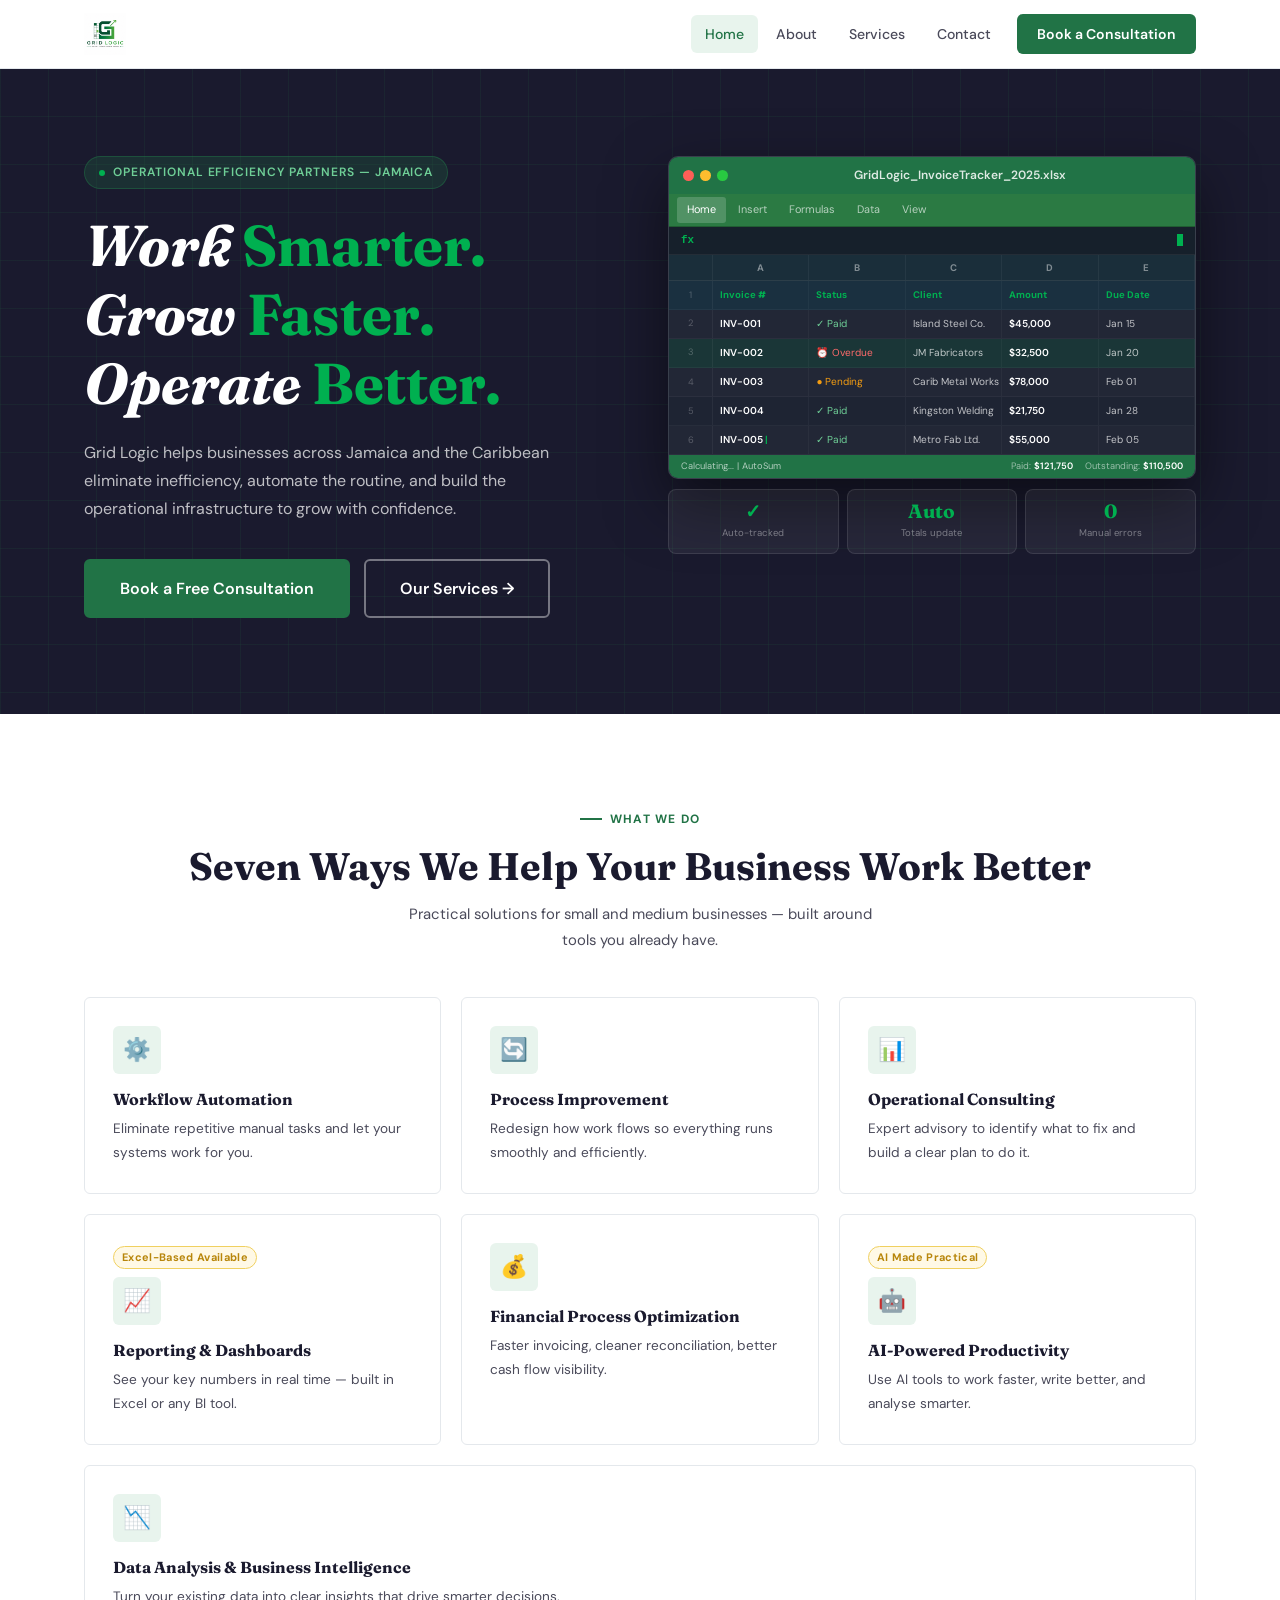
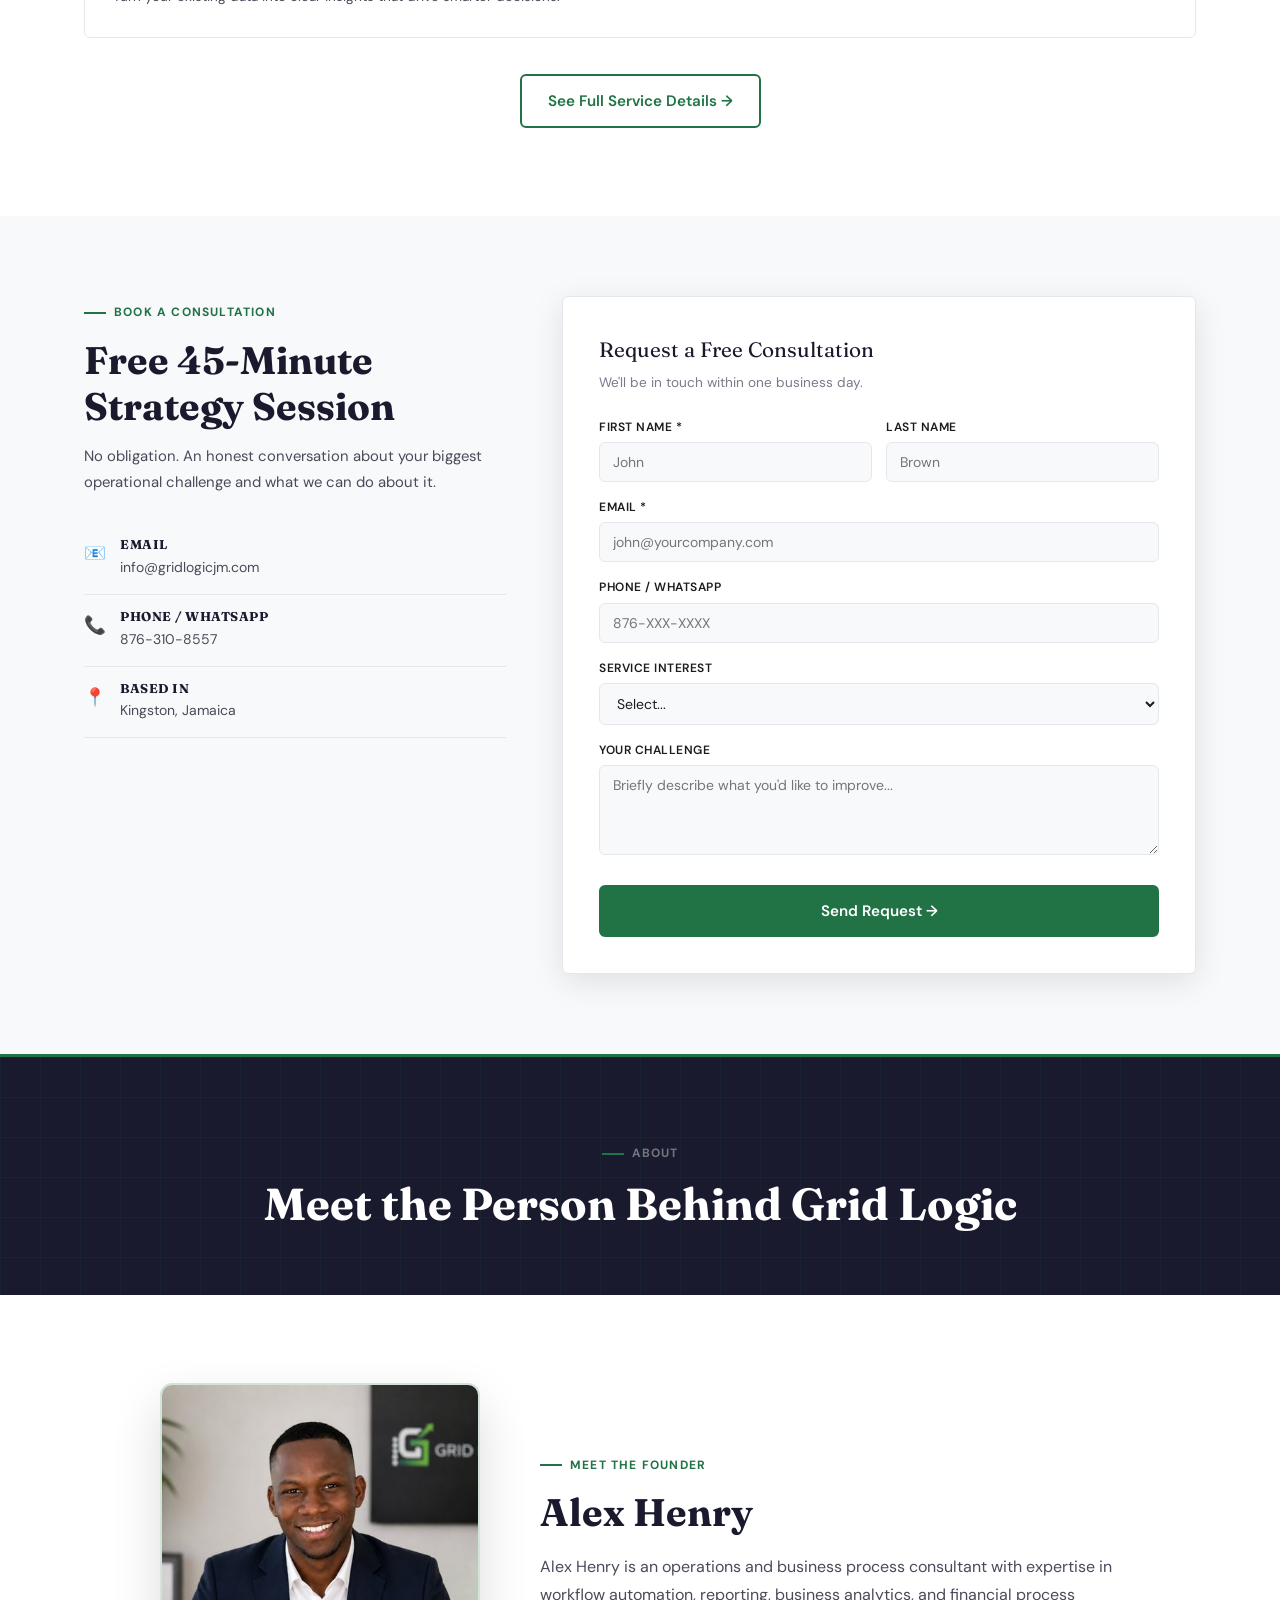
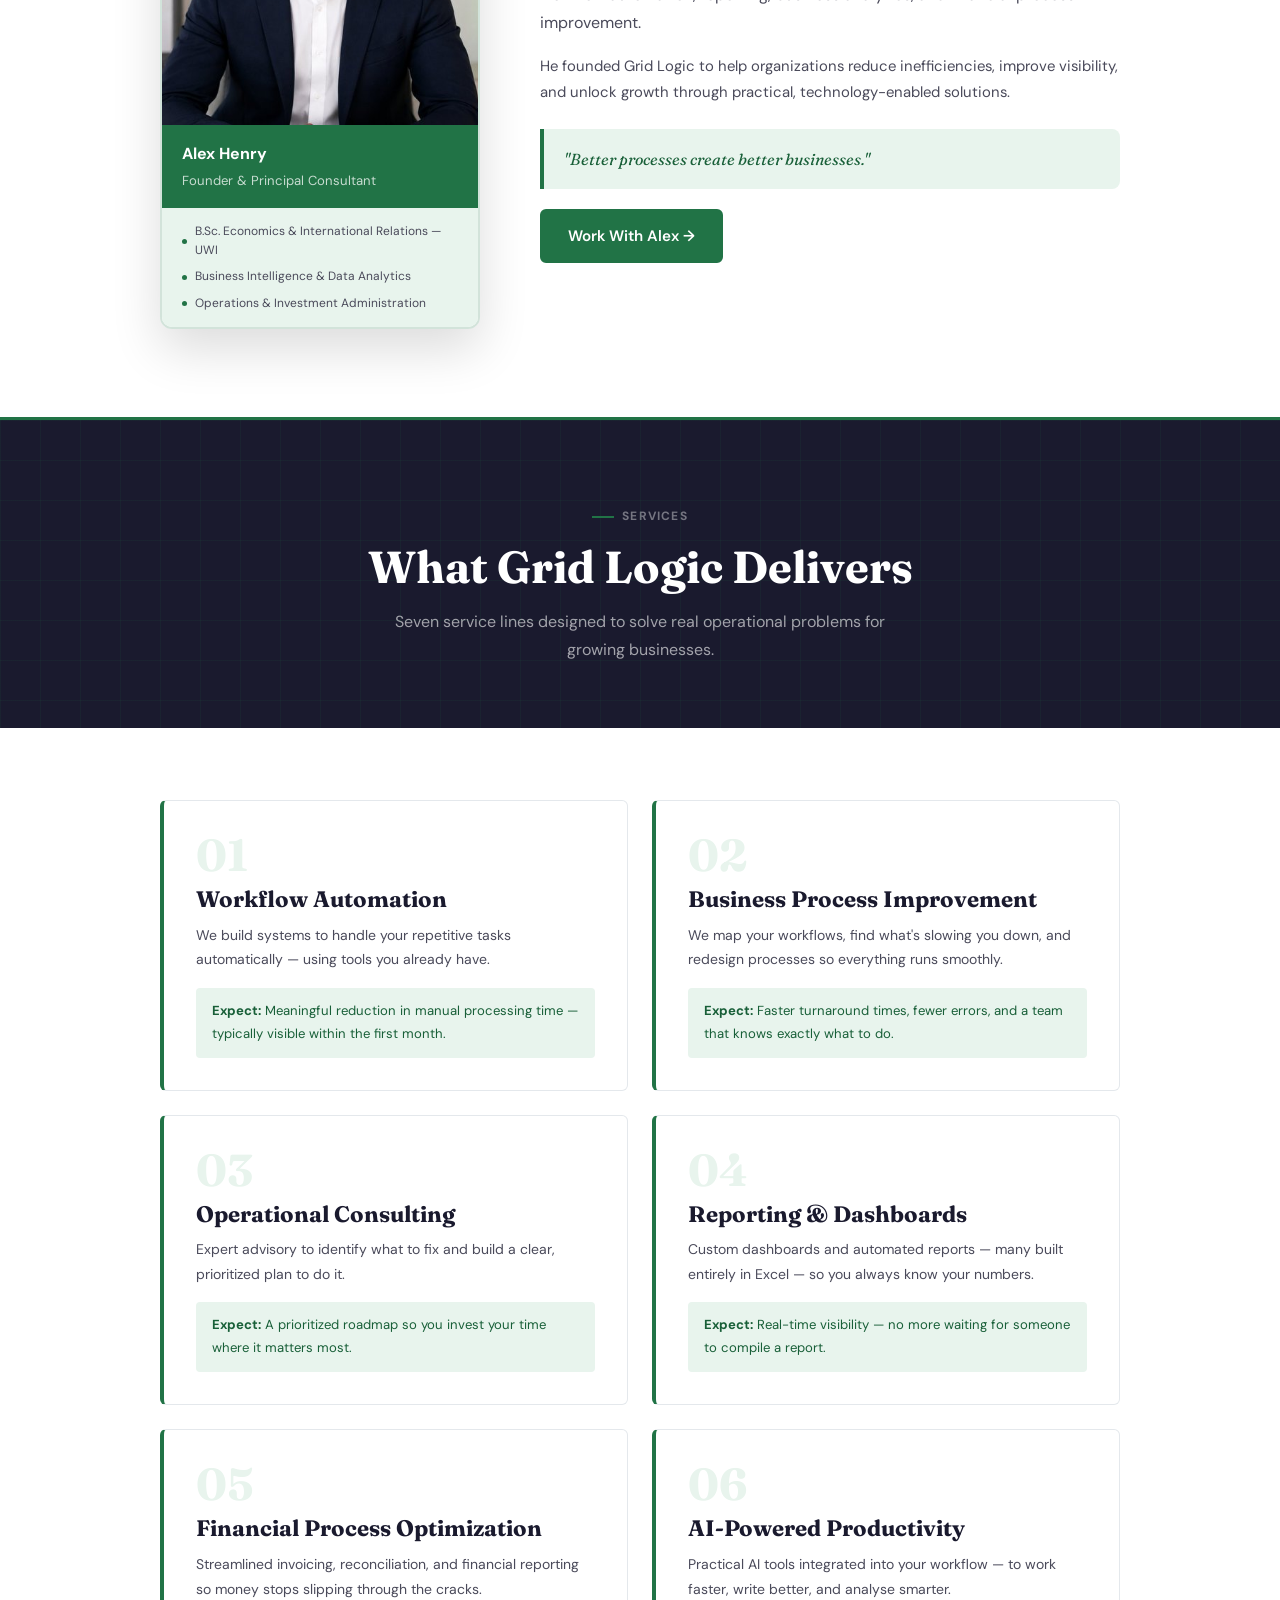
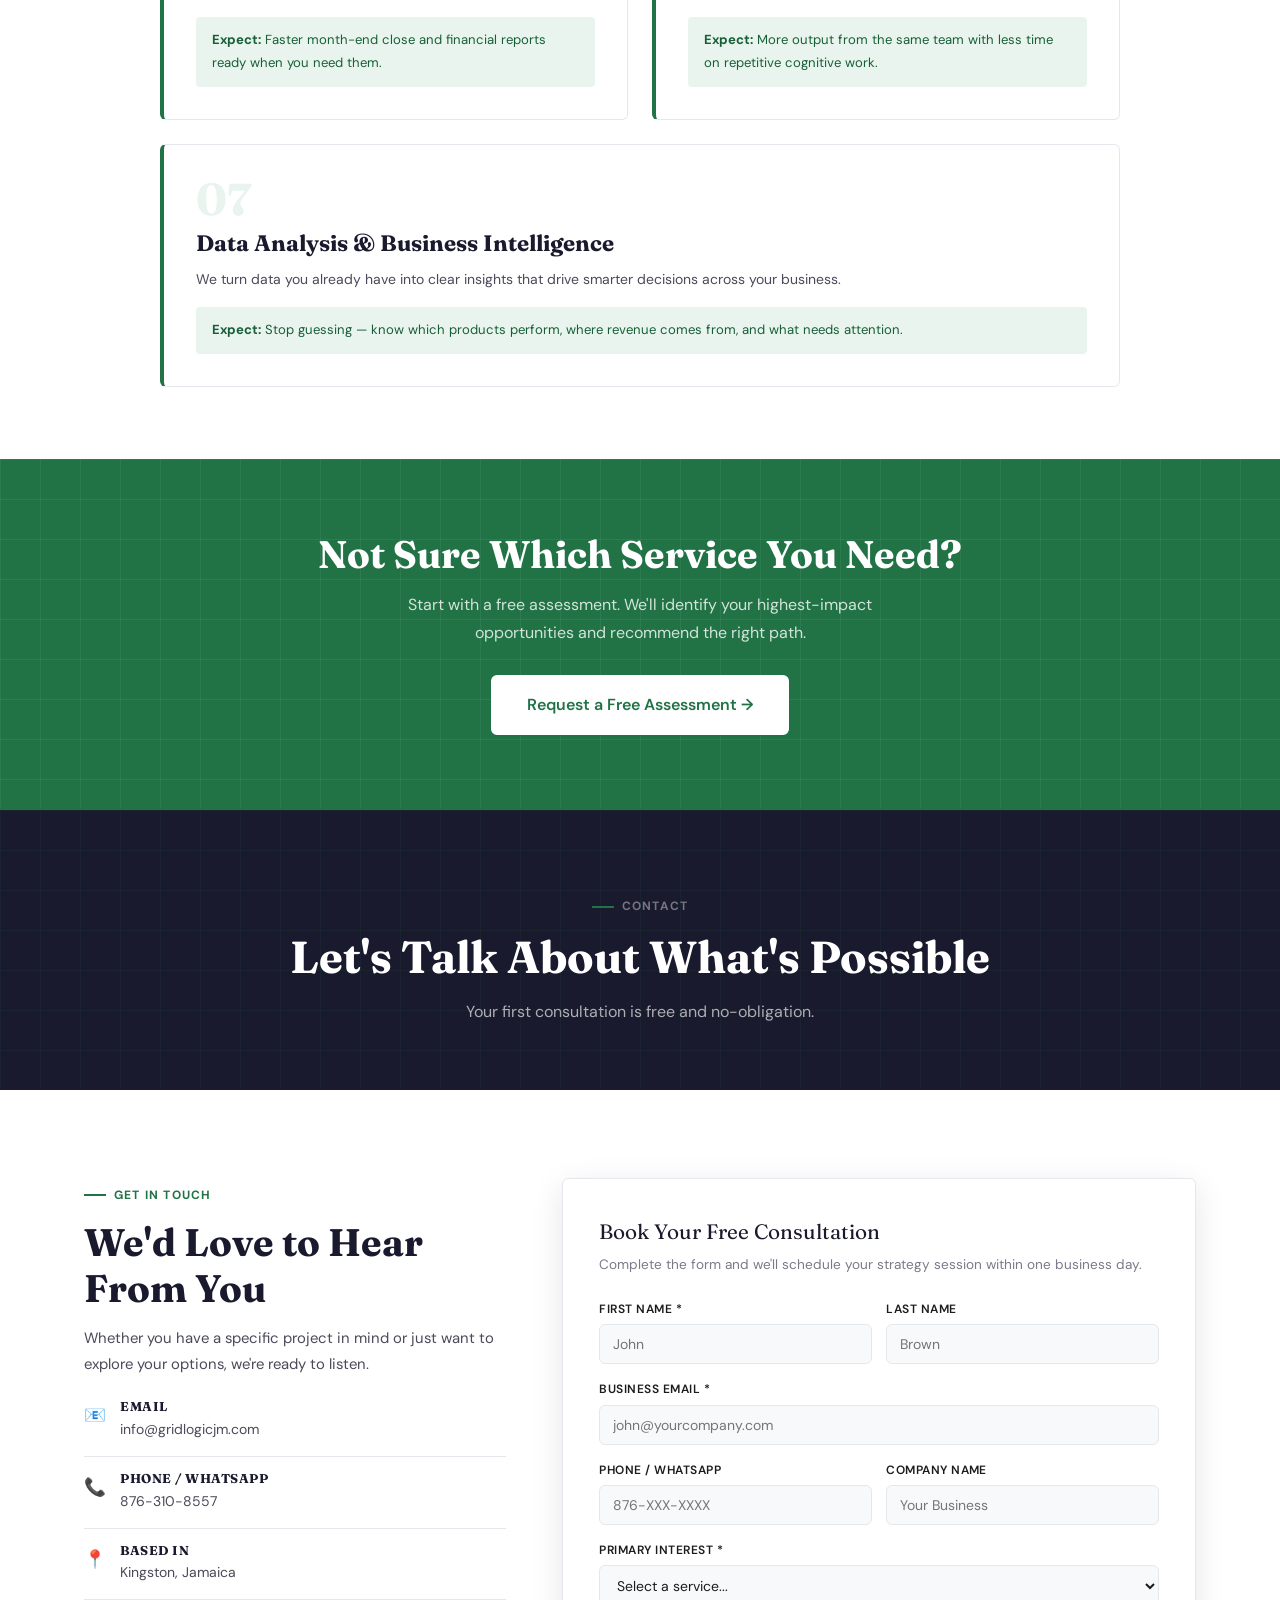
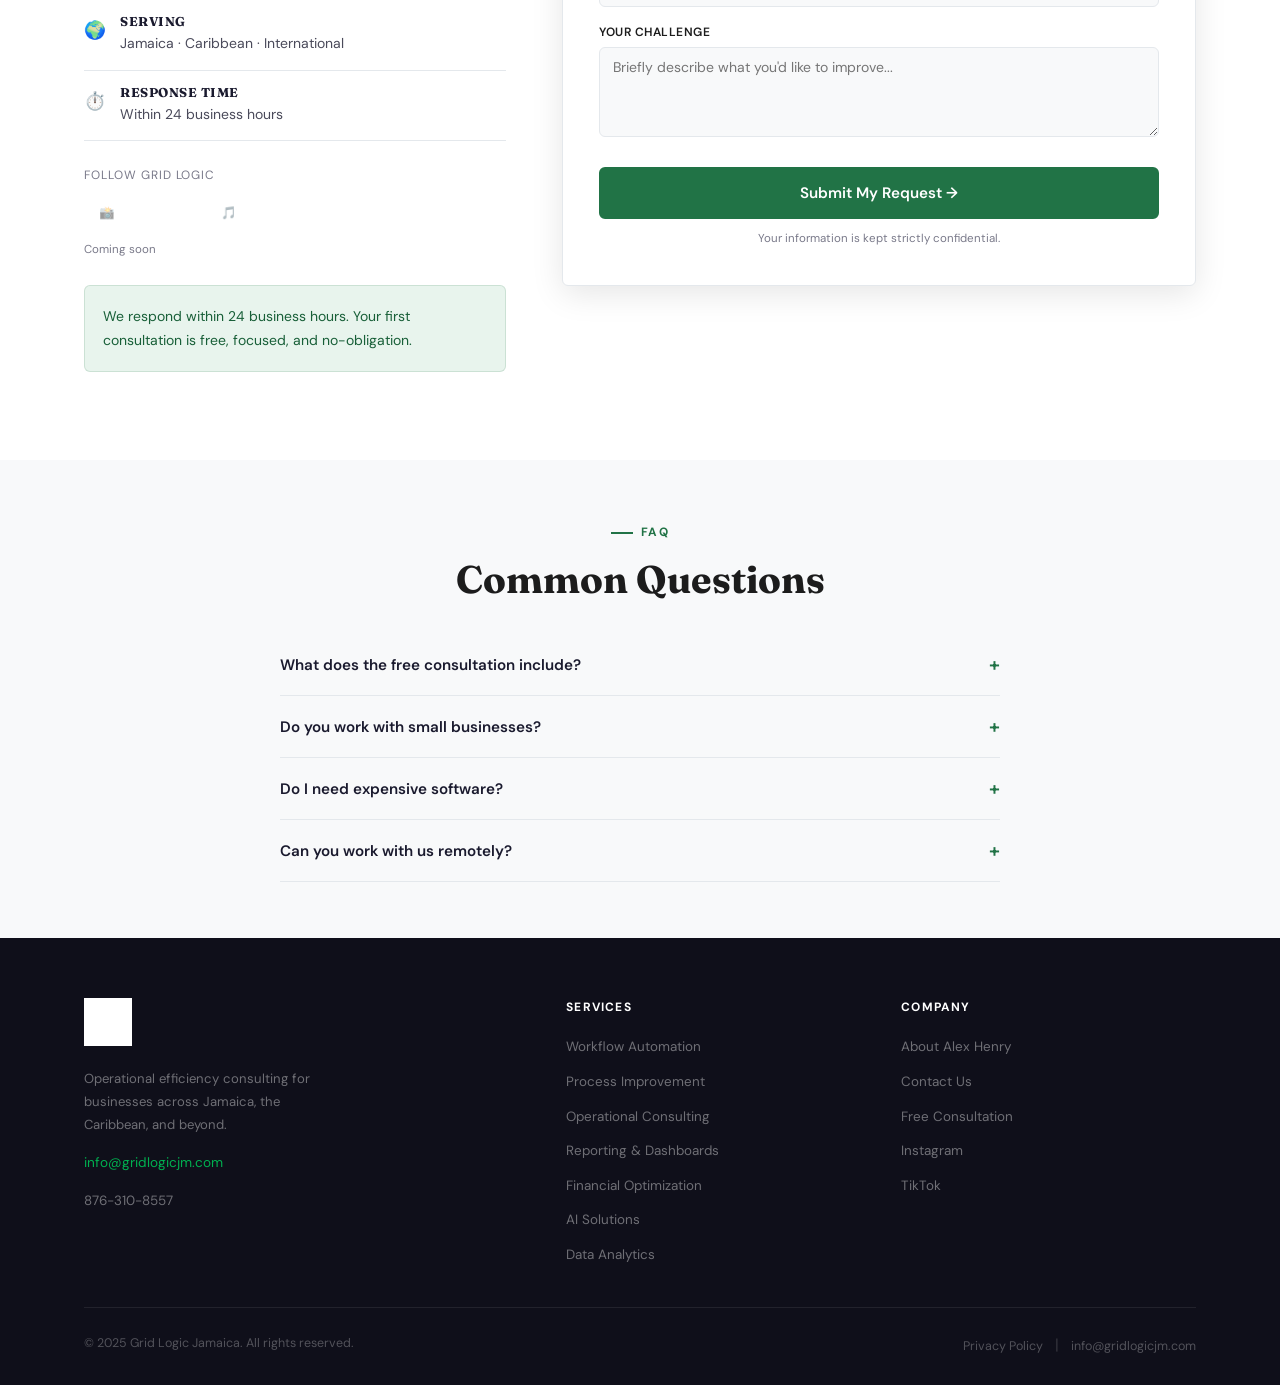
<file: gridlogic-website8.html>
<!DOCTYPE html>
<html lang="en">
<head>
<meta charset="UTF-8">
<meta name="viewport" content="width=device-width, initial-scale=1.0">
<title>Grid Logic | Workflow Automation & Business Process Consulting | Jamaica</title>
<meta name="description" content="Grid Logic helps Jamaican and Caribbean businesses improve efficiency through workflow automation, business analytics, and process optimization.">
<link rel="preconnect" href="https://fonts.googleapis.com">
<link href="https://fonts.googleapis.com/css2?family=DM+Sans:wght@300;400;500;600;700&family=Fraunces:ital,wght@0,600;0,700;1,600&display=swap" rel="stylesheet">
<style>
/* ── TOKENS ── */
:root{
  --green: #217346; --green-light: #2e8b57; --green-pale: #e8f4ed;
  --green-accent: #00b050; --green-dark: #185f38;
  --charcoal: #1a1a2e; --text: #1c1c1c; --text-mid: #4a4a5a; --text-light: #7a7a8a;
  --white: #fff; --off: #f8f9fa; --border: #e4e8ec;
  --shadow: 0 8px 32px rgba(0,0,0,.10); --r: 6px;
  --transition: all .28s cubic-bezier(.4,0,.2,1);
}
*,*::before,*::after{box-sizing:border-box;margin:0;padding:0}
html{scroll-behavior:smooth;scroll-padding-top:68px;font-size:16px}
body{font-family:'DM Sans',sans-serif;color:var(--text);background:var(--white);overflow-x:hidden;line-height:1.6}
h1,h2,h3,h4{font-family:'Fraunces',Georgia,serif;font-weight:700;line-height:1.2}
h1{font-size:clamp(2.2rem,5vw,3.6rem)} h2{font-size:clamp(1.7rem,3.5vw,2.4rem)}
h3{font-size:clamp(1.1rem,2vw,1.4rem)} p{line-height:1.75;color:var(--text-mid)}
.container{max-width:1160px;margin:0 auto;padding:0 24px}
.page{display:block;scroll-margin-top:68px}
#page-about,#page-services,#page-contact{border-top:3px solid var(--green)}
.section{padding:88px 0} .section-sm{padding:56px 0}
.grid-bg{background-image:linear-gradient(rgba(33,115,70,.08) 1px,transparent 1px),linear-gradient(90deg,rgba(33,115,70,.08) 1px,transparent 1px);background-size:40px 40px}

/* ── NAV ── */
nav{position:fixed;top:0;left:0;right:0;z-index:1000;background:rgba(255,255,255,.96);backdrop-filter:blur(12px);border-bottom:1px solid var(--border)}
.nav-inner{display:flex;align-items:center;justify-content:space-between;padding:0 24px;max-width:1160px;margin:0 auto;height:68px}
.logo{cursor:pointer;display:flex;align-items:center}
.logo img{height:42px;width:auto}
.nav-links{display:flex;align-items:center;gap:4px;list-style:none}
.nav-links a{text-decoration:none;color:var(--text-mid);font-size:.88rem;font-weight:500;padding:8px 14px;border-radius:var(--r);transition:var(--transition);cursor:pointer;display:block}
.nav-links a:hover,.nav-links a.active{color:var(--green);background:var(--green-pale)}
.nav-cta{background:var(--green)!important;color:white!important;padding:9px 20px!important;font-weight:600!important;border-radius:var(--r)!important}
.nav-cta:hover{background:var(--green-dark)!important}
.hamburger{display:none;flex-direction:column;gap:5px;cursor:pointer;background:none;border:none;padding:4px}
.hamburger span{display:block;width:24px;height:2px;background:var(--charcoal);border-radius:2px;transition:var(--transition)}
.mobile-menu{display:none;position:fixed;top:68px;left:0;right:0;background:white;border-bottom:1px solid var(--border);padding:16px 24px 24px;z-index:999;box-shadow:var(--shadow)}
.mobile-menu.open{display:block}
.mobile-menu a{display:block;padding:12px 0;border-bottom:1px solid var(--border);text-decoration:none;color:var(--text);font-weight:500;cursor:pointer}

/* ── BUTTONS ── */
.btn{display:inline-flex;align-items:center;gap:8px;padding:13px 26px;border-radius:var(--r);font-weight:600;font-size:.95rem;cursor:pointer;text-decoration:none;border:2px solid transparent;transition:var(--transition);font-family:'DM Sans',sans-serif}
.btn-primary{background:var(--green);color:white;border-color:var(--green)}
.btn-primary:hover{background:var(--green-dark);transform:translateY(-1px);box-shadow:0 8px 24px rgba(33,115,70,.3)}
.btn-outline-dark{background:transparent;color:var(--green);border-color:var(--green)}
.btn-outline-dark:hover{background:var(--green);color:white}
.btn-outline{background:transparent;color:white;border-color:rgba(255,255,255,.4)}
.btn-outline:hover{border-color:white;background:rgba(255,255,255,.08)}
.btn-white{background:white;color:var(--green);border-color:white}
.btn-white:hover{background:var(--off);transform:translateY(-1px)}
.btn-lg{padding:15px 34px;font-size:1rem}

/* ── LABELS ── */
.section-label{display:inline-flex;align-items:center;gap:8px;font-size:.75rem;font-weight:700;letter-spacing:.1em;text-transform:uppercase;color:var(--green);margin-bottom:14px}
.section-label::before{content:'';width:22px;height:2px;background:var(--green)}

/* ══════════════════════════════════════
   HERO
══════════════════════════════════════ */
.hero{padding:88px 0 96px;background:var(--charcoal);position:relative;overflow:hidden}
.hero::before{content:'';position:absolute;inset:0;background-image:linear-gradient(rgba(33,115,70,.12) 1px,transparent 1px),linear-gradient(90deg,rgba(33,115,70,.12) 1px,transparent 1px);background-size:48px 48px}
.hero-inner{position:relative;z-index:2;display:grid;grid-template-columns:1fr 1fr;gap:56px;align-items:start}
.hero-badge{display:inline-flex;align-items:center;gap:8px;background:rgba(33,115,70,.25);border:1px solid rgba(33,115,70,.5);color:#6fcf97;font-size:.75rem;font-weight:600;letter-spacing:.08em;text-transform:uppercase;padding:6px 14px;border-radius:100px;margin-bottom:22px}
.hero-badge::before{content:'';width:6px;height:6px;background:var(--green-accent);border-radius:50%;animation:pulse 2s infinite}
@keyframes pulse{0%,100%{opacity:1;transform:scale(1)}50%{opacity:.5;transform:scale(.8)}}
.hero h1{color:white;margin-bottom:20px;font-style:italic}
.hero h1 em{font-style:normal;color:var(--green-accent)}
.hero-sub{color:rgba(255,255,255,.72);font-size:1rem;margin-bottom:36px;max-width:480px}
.hero-actions{display:flex;gap:14px;flex-wrap:wrap}

/* ── EXCEL DEMO ── */
.hero-visual{display:flex;flex-direction:column;gap:10px}
.excel-demo{background:#1e2433;border-radius:10px;overflow:hidden;border:1px solid rgba(255,255,255,.12);box-shadow:0 24px 60px rgba(0,0,0,.5)}
.excel-titlebar{background:#217346;display:flex;align-items:center;gap:10px;padding:9px 14px}
.excel-dots{display:flex;gap:6px}
.excel-dot{width:11px;height:11px;border-radius:50%}
.excel-dot.r{background:#ff5f57}.excel-dot.y{background:#ffbd2e}.excel-dot.g{background:#28c941}
.excel-title{color:rgba(255,255,255,.85);font-size:.75rem;font-weight:600;flex:1;text-align:center;overflow:hidden;text-overflow:ellipsis;white-space:nowrap}
.excel-ribbon{background:#2b7a43;display:flex;gap:2px;padding:3px 8px;border-bottom:1px solid rgba(0,0,0,.25)}
.ribbon-tab{color:rgba(255,255,255,.65);font-size:.68rem;padding:4px 10px;border-radius:3px;cursor:default;white-space:nowrap}
.ribbon-tab.active{background:rgba(255,255,255,.18);color:white}
.excel-formula{background:#16202b;display:flex;align-items:center;gap:10px;padding:5px 12px;border-bottom:1px solid rgba(255,255,255,.06)}
.formula-label{color:#00b050;font-size:.68rem;font-family:monospace;font-weight:700;flex-shrink:0}
.formula-text{color:#9cdcfe;font-size:.68rem;font-family:monospace;transition:opacity .3s;flex:1;overflow:hidden;white-space:nowrap;text-overflow:ellipsis}
.formula-cursor{display:inline-block;width:6px;height:12px;background:#00b050;animation:blink .9s infinite;vertical-align:middle;flex-shrink:0}
@keyframes blink{0%,100%{opacity:1}50%{opacity:0}}
.excel-col-headers{display:grid;grid-template-columns:44px repeat(5,1fr);background:#1a2e3a;border-bottom:1px solid rgba(255,255,255,.08)}
.col-hdr{color:rgba(255,255,255,.45);font-size:.6rem;font-weight:700;padding:5px 6px;text-align:center;border-right:1px solid rgba(255,255,255,.05)}
.excel-row{display:grid;grid-template-columns:44px repeat(5,1fr);border-bottom:1px solid rgba(255,255,255,.04);transition:background .4s}
.excel-row.header-row{background:#1a3040}
.excel-row:nth-child(even):not(.header-row){background:rgba(255,255,255,.015)}
.excel-row.highlight{background:rgba(0,176,80,.12)!important}
.row-num{color:rgba(255,255,255,.25);font-size:.58rem;padding:6px 4px;text-align:center;border-right:1px solid rgba(255,255,255,.05);display:flex;align-items:center;justify-content:center}
.cell{color:rgba(255,255,255,.72);font-size:.63rem;padding:6px 7px;border-right:1px solid rgba(255,255,255,.04);display:flex;align-items:center;overflow:hidden;white-space:nowrap;text-overflow:ellipsis}
.cell.header{color:#00b050;font-weight:700;font-size:.6rem}
.cell.green{color:#6fcf97}.cell.red{color:#ff6b6b}.cell.bold{color:white;font-weight:600}
.cell.typing::after{content:'|';animation:blink .7s infinite;color:#00b050;margin-left:2px}
.excel-status{background:#217346;display:flex;justify-content:space-between;align-items:center;padding:4px 12px;gap:12px}
.status-left{color:rgba(255,255,255,.65);font-size:.58rem;white-space:nowrap}
.status-right{display:flex;gap:12px;flex-shrink:0}
.status-item{color:rgba(255,255,255,.55);font-size:.58rem;white-space:nowrap}
.status-item span{color:white;font-weight:600}
.kpi-strip{display:grid;grid-template-columns:repeat(3,1fr);gap:8px}
.kpi-mini{background:rgba(255,255,255,.06);border:1px solid rgba(255,255,255,.1);border-radius:8px;padding:12px 10px;text-align:center}
.kpi-mini-val{font-family:'Fraunces',serif;font-size:1.2rem;font-weight:700;color:#00b050;display:block;line-height:1}
.kpi-mini-label{color:rgba(255,255,255,.4);font-size:.6rem;margin-top:4px;display:block}

/* ══════════════════════════════════════
   SERVICES
══════════════════════════════════════ */
.services-grid{display:grid;grid-template-columns:repeat(3,1fr);gap:20px}
.service-card{background:white;border:1px solid var(--border);border-radius:var(--r);padding:28px;transition:var(--transition);position:relative;overflow:hidden;cursor:pointer}
.service-card::before{content:'';position:absolute;bottom:0;left:0;right:0;height:3px;background:var(--green);transform:scaleX(0);transition:var(--transition);transform-origin:left}
.service-card:hover{box-shadow:var(--shadow);transform:translateY(-3px)}
.service-card:hover::before{transform:scaleX(1)}
.service-icon{width:48px;height:48px;background:var(--green-pale);border-radius:var(--r);display:flex;align-items:center;justify-content:center;margin-bottom:16px;font-size:1.4rem}
.service-card h3{color:var(--charcoal);margin-bottom:8px;font-size:1rem}
.service-card p{font-size:.85rem}
.smb-badge{display:inline-flex;align-items:center;gap:5px;background:#fff9e6;color:#b8860b;border:1px solid #f0d060;font-size:.68rem;font-weight:700;padding:2px 8px;border-radius:100px;margin-bottom:8px;letter-spacing:.03em}

/* ══════════════════════════════════════
   ABOUT
══════════════════════════════════════ */
.page-hero{background:var(--charcoal);padding:80px 0 64px;text-align:center;position:relative;overflow:hidden}
.page-hero::before{content:'';position:absolute;inset:0;background-image:linear-gradient(rgba(33,115,70,.1) 1px,transparent 1px),linear-gradient(90deg,rgba(33,115,70,.1) 1px,transparent 1px);background-size:40px 40px}
.page-hero h1{color:white;position:relative;z-index:1;font-size:clamp(1.8rem,3.5vw,2.8rem)}
.founder-grid{display:grid;grid-template-columns:320px 1fr;gap:60px;align-items:center;max-width:960px;margin:0 auto}
.founder-photo-card{border-radius:12px;overflow:hidden;box-shadow:0 20px 50px rgba(0,0,0,.14);border:2px solid rgba(33,115,70,.2)}
.founder-photo-card img{width:100%;display:block;object-fit:cover;object-position:center top;height:340px}
.founder-nameplate{background:var(--green);padding:16px 20px}
.founder-nameplate strong{color:white;font-weight:700;font-size:1rem;display:block}
.founder-nameplate span{color:rgba(255,255,255,.75);font-size:.82rem}
.founder-creds{background:var(--green-pale);padding:14px 20px;display:flex;flex-direction:column;gap:7px}
.cred-tag{display:flex;align-items:center;gap:8px;font-size:.75rem;color:var(--text-mid)}
.cred-dot{width:5px;height:5px;border-radius:50%;background:var(--green);flex-shrink:0}
.founder-quote{background:var(--green-pale);border-left:4px solid var(--green);border-radius:0 8px 8px 0;padding:16px 20px;margin:20px 0}
.founder-quote p{font-style:italic;color:var(--green-dark);font-family:'Fraunces',serif;font-size:1rem;margin:0}

/* ══════════════════════════════════════
   SERVICES PAGE
══════════════════════════════════════ */
.service-detail{padding:64px 0;border-bottom:1px solid var(--border)}
.service-detail:nth-child(even){background:var(--off)}
.service-detail-inner{display:grid;grid-template-columns:1fr 1fr;gap:64px;align-items:start;max-width:1160px;margin:0 auto;padding:0 24px}
.service-detail:nth-child(even) .service-detail-inner{direction:rtl}
.service-detail:nth-child(even) .service-detail-inner>*{direction:ltr}
.service-num{font-family:'Fraunces',serif;font-size:3.5rem;font-weight:700;color:var(--green-pale);line-height:1;margin-bottom:8px;display:block}
.service-detail-content h2{color:var(--charcoal);margin-bottom:14px;font-size:1.6rem}
.service-detail-content p{margin-bottom:16px;font-size:.9rem}
.benefit-list{list-style:none;margin:16px 0}
.benefit-list li{display:flex;gap:10px;align-items:flex-start;padding:6px 0;font-size:.875rem;color:var(--text-mid)}
.benefit-list li::before{content:'✓';color:var(--green);font-weight:700;flex-shrink:0;margin-top:1px}
.outcome-box{background:var(--green-pale);border-left:4px solid var(--green);border-radius:0 var(--r) var(--r) 0;padding:16px 20px;margin-top:16px}
.outcome-box h4{color:var(--green-dark);margin-bottom:6px;font-size:.78rem;text-transform:uppercase;letter-spacing:.04em}
.outcome-box p{font-size:.845rem;color:var(--green-dark);margin:0}
.service-visual{background:white;border-radius:var(--r);padding:28px;border:1px solid var(--border);box-shadow:0 2px 12px rgba(0,0,0,.06)}
.kpi-row{display:grid;grid-template-columns:repeat(2,1fr);gap:12px}
.kpi{background:var(--off);border-radius:var(--r);padding:16px;text-align:center;border:1px solid var(--border)}
.kpi-val{font-family:'Fraunces',serif;font-size:1.7rem;font-weight:700;color:var(--green);display:block}
.kpi-label{font-size:.72rem;color:var(--text-light)}

/* ══════════════════════════════════════
   CONTACT
══════════════════════════════════════ */
.contact-grid{display:grid;grid-template-columns:1fr 1.5fr;gap:56px;align-items:start}
.contact-detail{display:flex;gap:14px;align-items:flex-start;padding:14px 0;border-bottom:1px solid var(--border)}
.contact-detail:first-of-type{border-top:1px solid var(--border);margin-top:20px}
.contact-icon{font-size:1.1rem;color:var(--green);flex-shrink:0;margin-top:2px}
.contact-detail h4{color:var(--charcoal);font-size:.8rem;font-weight:700;margin-bottom:2px;text-transform:uppercase;letter-spacing:.04em}
.contact-detail p,.contact-detail a{font-size:.875rem;color:var(--text-mid);text-decoration:none}
.contact-detail a:hover{color:var(--green)}
.contact-form{background:white;border:1px solid var(--border);border-radius:var(--r);padding:36px;box-shadow:var(--shadow)}
.form-title{font-family:'Fraunces',serif;font-size:1.3rem;color:var(--charcoal);margin-bottom:6px}
.form-subtitle{font-size:.85rem;color:var(--text-light);margin-bottom:24px}
.form-row{display:grid;grid-template-columns:1fr 1fr;gap:14px}
.form-group{margin-bottom:16px}
.form-group label{display:block;font-size:.75rem;font-weight:600;color:var(--text);margin-bottom:5px;text-transform:uppercase;letter-spacing:.04em}
.form-group input,.form-group select,.form-group textarea{width:100%;padding:10px 13px;border:1px solid var(--border);border-radius:var(--r);font-family:'DM Sans',sans-serif;font-size:.875rem;color:var(--text);background:var(--off);transition:var(--transition);outline:none}
.form-group input:focus,.form-group select:focus,.form-group textarea:focus{border-color:var(--green);background:white;box-shadow:0 0 0 3px rgba(33,115,70,.1)}
.form-group textarea{resize:vertical;min-height:90px}
.form-submit{width:100%;margin-top:6px;justify-content:center;padding:14px;font-size:.95rem}
.form-success{display:none;text-align:center;padding:28px}
.form-success .check{font-size:2.5rem;display:block;margin-bottom:10px}

/* ── FAQ ── */
.faq-list{max-width:720px;margin:0 auto}
.faq-item{border-bottom:1px solid var(--border)}
.faq-q{width:100%;background:none;border:none;padding:18px 0;display:flex;justify-content:space-between;align-items:center;cursor:pointer;text-align:left;font-family:'DM Sans',sans-serif;font-size:.95rem;font-weight:600;color:var(--charcoal)}
.faq-chevron{font-size:1.2rem;color:var(--green);transition:var(--transition);flex-shrink:0}
.faq-item.open .faq-chevron{transform:rotate(45deg)}
.faq-a{max-height:0;overflow:hidden;transition:max-height .4s ease,padding .3s ease}
.faq-item.open .faq-a{max-height:300px;padding-bottom:16px}
.faq-a p{font-size:.875rem}

/* ── CTA BAND ── */
.cta-band{background:var(--green);padding:72px 0;text-align:center;position:relative;overflow:hidden}
.cta-band::before{content:'';position:absolute;inset:0;background-image:linear-gradient(rgba(255,255,255,.06) 1px,transparent 1px),linear-gradient(90deg,rgba(255,255,255,.06) 1px,transparent 1px);background-size:40px 40px}
.cta-band>*{position:relative;z-index:1}
.cta-band h2{color:white;margin-bottom:14px}
.cta-band p{color:rgba(255,255,255,.8);max-width:520px;margin:0 auto 28px}
.cta-actions{display:flex;gap:14px;justify-content:center;flex-wrap:wrap}

/* ── FOOTER ── */
footer{background:#0f0f1a;padding:60px 0 28px}
.footer-inner{max-width:1160px;margin:0 auto;padding:0 24px}
.footer-top{display:grid;grid-template-columns:1.5fr 1fr 1fr;gap:40px;margin-bottom:40px}
.footer-brand p{color:rgba(255,255,255,.4);font-size:.82rem;margin:14px 0;max-width:240px}
.footer-col h5{color:white;font-size:.75rem;text-transform:uppercase;letter-spacing:.1em;margin-bottom:16px}
.footer-links{list-style:none;display:flex;flex-direction:column;gap:9px}
.footer-links a{color:rgba(255,255,255,.4);font-size:.84rem;text-decoration:none;transition:var(--transition);cursor:pointer}
.footer-links a:hover{color:var(--green-accent)}
.footer-bottom{border-top:1px solid rgba(255,255,255,.08);padding-top:24px;display:flex;justify-content:space-between;align-items:center}
.footer-bottom p,.footer-bottom a{color:rgba(255,255,255,.28);font-size:.78rem;text-decoration:none}
.footer-bottom a:hover{color:var(--green-accent)}
.footer-divider{color:rgba(255,255,255,.15);margin:0 8px}
.social-pill{display:inline-flex;align-items:center;gap:7px;padding:7px 14px;border:1px solid rgba(255,255,255,.15);border-radius:6px;color:rgba(255,255,255,.45);font-size:.78rem;font-weight:600;text-decoration:none;transition:var(--transition);margin-right:8px}
.social-pill:hover{border-color:var(--green-accent);color:var(--green-accent)}

/* ── FADE IN ── */
.fade-in{opacity:0;transform:translateY(22px);transition:opacity .6s ease,transform .6s ease}
.fade-in.visible{opacity:1;transform:translateY(0)}

/* ── RESPONSIVE ── */
@media(max-width:1024px){
  .services-grid{grid-template-columns:repeat(2,1fr)}
  .footer-top{grid-template-columns:1fr 1fr}
}
@media(max-width:768px){
  .nav-links{display:none} .hamburger{display:flex}
  .hero-inner{grid-template-columns:1fr}
  .hero-visual{display:none}
  .founder-grid{grid-template-columns:1fr}
  .services-grid{grid-template-columns:1fr}
  .service-detail-inner{grid-template-columns:1fr!important;direction:ltr!important}
  .contact-grid{grid-template-columns:1fr}
  .form-row{grid-template-columns:1fr}
  .footer-top{grid-template-columns:1fr}
  .footer-bottom{flex-direction:column;gap:10px;text-align:center}
  .hero-actions{flex-direction:column}
  .btn{width:100%;justify-content:center}
}
@media(max-width:480px){
  .cta-actions{flex-direction:column;align-items:center}
}
</style>
</head>
<body>

<!-- NAV -->
<nav>
  <div class="nav-inner">
    <div class="logo" onclick="showPage('home')">
      <img src="[data-uri]" alt="Grid Logic">
    </div>
    <ul class="nav-links" id="navLinks">
      <li><a onclick="showPage('home')" id="nav-home" class="active">Home</a></li>
      <li><a onclick="showPage('about')" id="nav-about">About</a></li>
      <li><a onclick="showPage('services')" id="nav-services">Services</a></li>
      <li><a onclick="showPage('contact')" id="nav-contact">Contact</a></li>
      <li><a onclick="showPage('contact')" class="nav-cta" style="margin-left:8px">Book a Consultation</a></li>
    </ul>
    <button class="hamburger" onclick="toggleMenu()"><span></span><span></span><span></span></button>
  </div>
</nav>
<div class="mobile-menu" id="mobileMenu">
  <a onclick="showPage('home');toggleMenu()">Home</a>
  <a onclick="showPage('about');toggleMenu()">About</a>
  <a onclick="showPage('services');toggleMenu()">Services</a>
  <a onclick="showPage('contact');toggleMenu()">Contact</a>
  <a onclick="showPage('contact');toggleMenu()" style="color:var(--green);font-weight:700;border:none;margin-top:10px">→ Book a Free Consultation</a>
</div>

<!-- ════════════════════════════════════════
     HOME
════════════════════════════════════════ -->
<div class="page" id="page-home" style="padding-top:68px">

  <!-- HERO -->
  <section class="hero grid-bg">
    <div class="container">
      <div class="hero-inner">
        <div>
          <div class="hero-badge">Operational Efficiency Partners — Jamaica</div>
          <h1>Work <em>Smarter.</em><br>Grow <em>Faster.</em><br>Operate <em>Better.</em></h1>
          <p class="hero-sub">Grid Logic helps businesses across Jamaica and the Caribbean eliminate inefficiency, automate the routine, and build the operational infrastructure to grow with confidence.</p>
          <div class="hero-actions">
            <a class="btn btn-primary btn-lg" onclick="showPage('contact')">Book a Free Consultation</a>
            <a class="btn btn-outline btn-lg" onclick="showPage('services')">Our Services →</a>
          </div>
        </div>
        <div class="hero-visual">
          <div class="excel-demo">
            <div class="excel-titlebar">
              <div class="excel-dots"><div class="excel-dot r"></div><div class="excel-dot y"></div><div class="excel-dot g"></div></div>
              <div class="excel-title">GridLogic_InvoiceTracker_2025.xlsx</div>
            </div>
            <div class="excel-ribbon">
              <div class="ribbon-tab active">Home</div><div class="ribbon-tab">Insert</div>
              <div class="ribbon-tab">Formulas</div><div class="ribbon-tab">Data</div><div class="ribbon-tab">View</div>
            </div>
            <div class="excel-formula">
              <div class="formula-label">fx</div>
              <div class="formula-text" id="formulaText">=SUMIF(B:B,"Paid",D:D)</div>
              <div class="formula-cursor"></div>
            </div>
            <div class="excel-col-headers">
              <div class="col-hdr"></div><div class="col-hdr">A</div><div class="col-hdr">B</div>
              <div class="col-hdr">C</div><div class="col-hdr">D</div><div class="col-hdr">E</div>
            </div>
            <div class="excel-row header-row">
              <div class="row-num">1</div><div class="cell header">Invoice #</div><div class="cell header">Status</div>
              <div class="cell header">Client</div><div class="cell header">Amount</div><div class="cell header">Due Date</div>
            </div>
            <div class="excel-row" id="row2">
              <div class="row-num">2</div><div class="cell bold">INV-001</div><div class="cell green">✓ Paid</div>
              <div class="cell">Island Steel Co.</div><div class="cell bold">$45,000</div><div class="cell">Jan 15</div>
            </div>
            <div class="excel-row" id="row3">
              <div class="row-num">3</div><div class="cell bold">INV-002</div><div class="cell red">⏰ Overdue</div>
              <div class="cell">JM Fabricators</div><div class="cell bold">$32,500</div><div class="cell">Jan 20</div>
            </div>
            <div class="excel-row" id="row4">
              <div class="row-num">4</div><div class="cell bold">INV-003</div>
              <div class="cell" style="color:#f39c12;font-size:.63rem;padding:6px 7px;display:flex;align-items:center">● Pending</div>
              <div class="cell">Carib Metal Works</div><div class="cell bold">$78,000</div><div class="cell">Feb 01</div>
            </div>
            <div class="excel-row" id="row5">
              <div class="row-num">5</div><div class="cell bold">INV-004</div><div class="cell green">✓ Paid</div>
              <div class="cell">Kingston Welding</div><div class="cell bold">$21,750</div><div class="cell">Jan 28</div>
            </div>
            <div class="excel-row highlight" id="row6">
              <div class="row-num">6</div><div class="cell bold typing">INV-005</div><div class="cell green">✓ Paid</div>
              <div class="cell">Metro Fab Ltd.</div><div class="cell bold">$55,000</div><div class="cell">Feb 05</div>
            </div>
            <div class="excel-status">
              <div class="status-left" id="excelStatus">Ready &nbsp;|&nbsp; Invoices</div>
              <div class="status-right">
                <div class="status-item">Paid: <span>$121,750</span></div>
                <div class="status-item">Outstanding: <span>$110,500</span></div>
              </div>
            </div>
          </div>
          <div class="kpi-strip">
            <div class="kpi-mini"><span class="kpi-mini-val">✓</span><span class="kpi-mini-label">Auto-tracked</span></div>
            <div class="kpi-mini"><span class="kpi-mini-val">Auto</span><span class="kpi-mini-label">Totals update</span></div>
            <div class="kpi-mini"><span class="kpi-mini-val">0</span><span class="kpi-mini-label">Manual errors</span></div>
          </div>
        </div>
      </div>
    </div>
  </section>

  <!-- SERVICES OVERVIEW -->
  <section class="section" style="background:var(--white)">
    <div class="container">
      <div style="text-align:center;margin-bottom:44px">
        <div class="section-label" style="justify-content:center">What We Do</div>
        <h2 style="color:var(--charcoal);margin-bottom:12px">Seven Ways We Help Your Business Work Better</h2>
        <p style="max-width:500px;margin:0 auto;font-size:.93rem">Practical solutions for small and medium businesses — built around tools you already have.</p>
      </div>
      <div class="services-grid">
        <div class="service-card fade-in" onclick="showPage('services')">
          <div class="service-icon">⚙️</div>
          <h3>Workflow Automation</h3>
          <p>Eliminate repetitive manual tasks and let your systems work for you.</p>
        </div>
        <div class="service-card fade-in" onclick="showPage('services')">
          <div class="service-icon">🔄</div>
          <h3>Process Improvement</h3>
          <p>Redesign how work flows so everything runs smoothly and efficiently.</p>
        </div>
        <div class="service-card fade-in" onclick="showPage('services')">
          <div class="service-icon">📊</div>
          <h3>Operational Consulting</h3>
          <p>Expert advisory to identify what to fix and build a clear plan to do it.</p>
        </div>
        <div class="service-card fade-in" onclick="showPage('services')">
          <div class="smb-badge">Excel-Based Available</div>
          <div class="service-icon">📈</div>
          <h3>Reporting &amp; Dashboards</h3>
          <p>See your key numbers in real time — built in Excel or any BI tool.</p>
        </div>
        <div class="service-card fade-in" onclick="showPage('services')">
          <div class="service-icon">💰</div>
          <h3>Financial Process Optimization</h3>
          <p>Faster invoicing, cleaner reconciliation, better cash flow visibility.</p>
        </div>
        <div class="service-card fade-in" onclick="showPage('services')">
          <div class="smb-badge">AI Made Practical</div>
          <div class="service-icon">🤖</div>
          <h3>AI-Powered Productivity</h3>
          <p>Use AI tools to work faster, write better, and analyse smarter.</p>
        </div>
        <div class="service-card fade-in" style="grid-column:1/-1" onclick="showPage('services')">
          <div class="service-icon">📉</div>
          <h3>Data Analysis &amp; Business Intelligence</h3>
          <p>Turn your existing data into clear insights that drive smarter decisions.</p>
        </div>
      </div>
      <div style="text-align:center;margin-top:36px">
        <a class="btn btn-outline-dark" onclick="showPage('services')">See Full Service Details →</a>
      </div>
    </div>
  </section>

  <!-- CONTACT ON HOME -->
  <section style="padding:80px 0;background:var(--off)">
    <div class="container">
      <div class="contact-grid">
        <div>
          <div class="section-label">Book a Consultation</div>
          <h2 style="color:var(--charcoal);margin-bottom:14px">Free 45-Minute Strategy Session</h2>
          <p style="margin-bottom:28px;font-size:.93rem">No obligation. An honest conversation about your biggest operational challenge and what we can do about it.</p>
          <div class="contact-detail">
            <div class="contact-icon">📧</div>
            <div><h4>Email</h4><a href="mailto:info@gridlogicjm.com">info@gridlogicjm.com</a></div>
          </div>
          <div class="contact-detail">
            <div class="contact-icon">📞</div>
            <div><h4>Phone / WhatsApp</h4><a href="tel:+18763108557">876-310-8557</a></div>
          </div>
          <div class="contact-detail">
            <div class="contact-icon">📍</div>
            <div><h4>Based In</h4><p>Kingston, Jamaica</p></div>
          </div>
        </div>
        <div class="contact-form">
          <div class="form-title">Request a Free Consultation</div>
          <div class="form-subtitle">We'll be in touch within one business day.</div>
          <form id="homeContactForm" onsubmit="handleFormSubmit(event,'homeContactForm','homeFormSuccess')">
            <input type="hidden" name="access_key" value="YOUR_WEB3FORMS_KEY">
            <input type="hidden" name="subject" value="New Consultation Request — Grid Logic">
            <input type="hidden" name="from_name" value="Grid Logic Website">
            <input type="hidden" name="redirect" value="false">
            <div class="form-row">
              <div class="form-group"><label>First Name *</label><input type="text" name="first_name" placeholder="John" required></div>
              <div class="form-group"><label>Last Name</label><input type="text" name="last_name" placeholder="Brown"></div>
            </div>
            <div class="form-group"><label>Email *</label><input type="email" name="email" placeholder="john@yourcompany.com" required></div>
            <div class="form-group"><label>Phone / WhatsApp</label><input type="tel" name="phone" placeholder="876-XXX-XXXX"></div>
            <div class="form-group">
              <label>Service Interest</label>
              <select name="service_interest">
                <option value="">Select...</option>
                <option>Workflow Automation</option>
                <option>Process Improvement</option>
                <option>Operational Consulting</option>
                <option>Reporting &amp; Dashboards</option>
                <option>Financial Process Optimization</option>
                <option>AI-Powered Productivity</option>
                <option>Data Analysis &amp; Business Intelligence</option>
                <option>Not Sure — I Need an Assessment</option>
              </select>
            </div>
            <div class="form-group"><label>Your Challenge</label><textarea name="message" placeholder="Briefly describe what you'd like to improve..."></textarea></div>
            <button class="btn btn-primary form-submit" type="submit">Send Request →</button>
          </form>
          <div id="homeFormSuccess" class="form-success">
            <span class="check">✅</span>
            <h3 style="color:var(--charcoal);margin-bottom:8px;font-family:'Fraunces',serif">Request Received!</h3>
            <p>Alex will be in touch within one business day to schedule your consultation.</p>
          </div>
        </div>
      </div>
    </div>
  </section>

</div><!-- END HOME -->

<!-- ════════════════════════════════════════
     ABOUT
════════════════════════════════════════ -->
<div class="page" id="page-about">
  <div class="page-hero">
    <div class="container">
      <div class="section-label" style="justify-content:center;color:rgba(255,255,255,.4)">About</div>
      <h1>Meet the Person Behind Grid Logic</h1>
    </div>
  </div>
  <section class="section">
    <div class="container">
      <div class="founder-grid">
        <div class="founder-photo-card">
          <img src="[data-uri]" alt="Alex Henry, Founder of Grid Logic">
          <div class="founder-nameplate">
            <strong>Alex Henry</strong>
            <span>Founder &amp; Principal Consultant</span>
          </div>
          <div class="founder-creds">
            <div class="cred-tag"><div class="cred-dot"></div>B.Sc. Economics &amp; International Relations — UWI</div>
            <div class="cred-tag"><div class="cred-dot"></div>Business Intelligence &amp; Data Analytics</div>
            <div class="cred-tag"><div class="cred-dot"></div>Operations &amp; Investment Administration</div>
          </div>
        </div>
        <div>
          <div class="section-label">Meet the Founder</div>
          <h2 style="color:var(--charcoal);margin-bottom:18px">Alex Henry</h2>
          <p style="font-size:1rem;margin-bottom:16px">Alex Henry is an operations and business process consultant with expertise in workflow automation, reporting, business analytics, and financial process improvement.</p>
          <p style="font-size:.93rem;margin-bottom:24px">He founded Grid Logic to help organizations reduce inefficiencies, improve visibility, and unlock growth through practical, technology-enabled solutions.</p>
          <div class="founder-quote">
            <p>"Better processes create better businesses."</p>
          </div>
          <a class="btn btn-primary" onclick="showPage('contact')">Work With Alex →</a>
        </div>
      </div>
    </div>
  </section>
</div><!-- END ABOUT -->

<!-- ════════════════════════════════════════
     SERVICES
════════════════════════════════════════ -->
<div class="page" id="page-services">
  <div class="page-hero">
    <div class="container">
      <div class="section-label" style="justify-content:center;color:rgba(255,255,255,.4)">Services</div>
      <h1>What Grid Logic Delivers</h1>
      <p style="color:rgba(255,255,255,.6);max-width:540px;margin:14px auto 0">Seven service lines designed to solve real operational problems for growing businesses.</p>
    </div>
  </div>


  <!-- COMPACT SERVICE CARDS -->
  <section style="padding:72px 0">
    <div class="container">
      <div style="display:grid;grid-template-columns:repeat(2,1fr);gap:24px;max-width:960px;margin:0 auto">

        <div style="background:white;border:1px solid var(--border);border-radius:var(--r);padding:32px;border-left:4px solid var(--green);transition:var(--transition)" onmouseover="this.style.boxShadow='0 8px 32px rgba(0,0,0,.10)'" onmouseout="this.style.boxShadow='none'">
          <div style="font-family:'Fraunces',serif;font-size:2.8rem;font-weight:700;color:var(--green-pale);line-height:1;margin-bottom:8px">01</div>
          <h3 style="color:var(--charcoal);margin-bottom:10px">Workflow Automation</h3>
          <p style="font-size:.875rem;margin-bottom:16px">We build systems to handle your repetitive tasks automatically — using tools you already have.</p>
          <div style="background:var(--green-pale);border-radius:4px;padding:12px 16px">
            <p style="font-size:.82rem;color:var(--green-dark);margin:0"><strong>Expect:</strong> Meaningful reduction in manual processing time — typically visible within the first month.</p>
          </div>
        </div>

        <div style="background:white;border:1px solid var(--border);border-radius:var(--r);padding:32px;border-left:4px solid var(--green);transition:var(--transition)" onmouseover="this.style.boxShadow='0 8px 32px rgba(0,0,0,.10)'" onmouseout="this.style.boxShadow='none'">
          <div style="font-family:'Fraunces',serif;font-size:2.8rem;font-weight:700;color:var(--green-pale);line-height:1;margin-bottom:8px">02</div>
          <h3 style="color:var(--charcoal);margin-bottom:10px">Business Process Improvement</h3>
          <p style="font-size:.875rem;margin-bottom:16px">We map your workflows, find what's slowing you down, and redesign processes so everything runs smoothly.</p>
          <div style="background:var(--green-pale);border-radius:4px;padding:12px 16px">
            <p style="font-size:.82rem;color:var(--green-dark);margin:0"><strong>Expect:</strong> Faster turnaround times, fewer errors, and a team that knows exactly what to do.</p>
          </div>
        </div>

        <div style="background:white;border:1px solid var(--border);border-radius:var(--r);padding:32px;border-left:4px solid var(--green);transition:var(--transition)" onmouseover="this.style.boxShadow='0 8px 32px rgba(0,0,0,.10)'" onmouseout="this.style.boxShadow='none'">
          <div style="font-family:'Fraunces',serif;font-size:2.8rem;font-weight:700;color:var(--green-pale);line-height:1;margin-bottom:8px">03</div>
          <h3 style="color:var(--charcoal);margin-bottom:10px">Operational Consulting</h3>
          <p style="font-size:.875rem;margin-bottom:16px">Expert advisory to identify what to fix and build a clear, prioritized plan to do it.</p>
          <div style="background:var(--green-pale);border-radius:4px;padding:12px 16px">
            <p style="font-size:.82rem;color:var(--green-dark);margin:0"><strong>Expect:</strong> A prioritized roadmap so you invest your time where it matters most.</p>
          </div>
        </div>

        <div style="background:white;border:1px solid var(--border);border-radius:var(--r);padding:32px;border-left:4px solid var(--green);transition:var(--transition)" onmouseover="this.style.boxShadow='0 8px 32px rgba(0,0,0,.10)'" onmouseout="this.style.boxShadow='none'">
          <div style="font-family:'Fraunces',serif;font-size:2.8rem;font-weight:700;color:var(--green-pale);line-height:1;margin-bottom:8px">04</div>
          <h3 style="color:var(--charcoal);margin-bottom:10px">Reporting &amp; Dashboards</h3>
          <p style="font-size:.875rem;margin-bottom:16px">Custom dashboards and automated reports — many built entirely in Excel — so you always know your numbers.</p>
          <div style="background:var(--green-pale);border-radius:4px;padding:12px 16px">
            <p style="font-size:.82rem;color:var(--green-dark);margin:0"><strong>Expect:</strong> Real-time visibility — no more waiting for someone to compile a report.</p>
          </div>
        </div>

        <div style="background:white;border:1px solid var(--border);border-radius:var(--r);padding:32px;border-left:4px solid var(--green);transition:var(--transition)" onmouseover="this.style.boxShadow='0 8px 32px rgba(0,0,0,.10)'" onmouseout="this.style.boxShadow='none'">
          <div style="font-family:'Fraunces',serif;font-size:2.8rem;font-weight:700;color:var(--green-pale);line-height:1;margin-bottom:8px">05</div>
          <h3 style="color:var(--charcoal);margin-bottom:10px">Financial Process Optimization</h3>
          <p style="font-size:.875rem;margin-bottom:16px">Streamlined invoicing, reconciliation, and financial reporting so money stops slipping through the cracks.</p>
          <div style="background:var(--green-pale);border-radius:4px;padding:12px 16px">
            <p style="font-size:.82rem;color:var(--green-dark);margin:0"><strong>Expect:</strong> Faster month-end close and financial reports ready when you need them.</p>
          </div>
        </div>

        <div style="background:white;border:1px solid var(--border);border-radius:var(--r);padding:32px;border-left:4px solid var(--green);transition:var(--transition)" onmouseover="this.style.boxShadow='0 8px 32px rgba(0,0,0,.10)'" onmouseout="this.style.boxShadow='none'">
          <div style="font-family:'Fraunces',serif;font-size:2.8rem;font-weight:700;color:var(--green-pale);line-height:1;margin-bottom:8px">06</div>
          <h3 style="color:var(--charcoal);margin-bottom:10px">AI-Powered Productivity</h3>
          <p style="font-size:.875rem;margin-bottom:16px">Practical AI tools integrated into your workflow — to work faster, write better, and analyse smarter.</p>
          <div style="background:var(--green-pale);border-radius:4px;padding:12px 16px">
            <p style="font-size:.82rem;color:var(--green-dark);margin:0"><strong>Expect:</strong> More output from the same team with less time on repetitive cognitive work.</p>
          </div>
        </div>

        <div style="background:white;border:1px solid var(--border);border-radius:var(--r);padding:32px;border-left:4px solid var(--green);grid-column:1/-1;transition:var(--transition)" onmouseover="this.style.boxShadow='0 8px 32px rgba(0,0,0,.10)'" onmouseout="this.style.boxShadow='none'">
          <div style="font-family:'Fraunces',serif;font-size:2.8rem;font-weight:700;color:var(--green-pale);line-height:1;margin-bottom:8px">07</div>
          <h3 style="color:var(--charcoal);margin-bottom:10px">Data Analysis &amp; Business Intelligence</h3>
          <p style="font-size:.875rem;margin-bottom:16px">We turn data you already have into clear insights that drive smarter decisions across your business.</p>
          <div style="background:var(--green-pale);border-radius:4px;padding:12px 16px">
            <p style="font-size:.82rem;color:var(--green-dark);margin:0"><strong>Expect:</strong> Stop guessing — know which products perform, where revenue comes from, and what needs attention.</p>
          </div>
        </div>

      </div>
    </div>
  </section>

  <section class="cta-band">
    <div class="container">
      <h2>Not Sure Which Service You Need?</h2>
      <p>Start with a free assessment. We'll identify your highest-impact opportunities and recommend the right path.</p>
      <div class="cta-actions">
        <a class="btn btn-white btn-lg" onclick="showPage('contact')">Request a Free Assessment →</a>
      </div>
    </div>
  </section>

</div><!-- END SERVICES -->

<!-- ════════════════════════════════════════
     CONTACT
════════════════════════════════════════ -->
<div class="page" id="page-contact">
  <div class="page-hero">
    <div class="container">
      <div class="section-label" style="justify-content:center;color:rgba(255,255,255,.4)">Contact</div>
      <h1>Let's Talk About What's Possible</h1>
      <p style="color:rgba(255,255,255,.65);margin-top:14px">Your first consultation is free and no-obligation.</p>
    </div>
  </div>
  <section class="section">
    <div class="container">
      <div class="contact-grid">
        <div>
          <div class="section-label">Get In Touch</div>
          <h2 style="color:var(--charcoal);margin-bottom:14px">We'd Love to Hear From You</h2>
          <p style="margin-bottom:8px;font-size:.93rem">Whether you have a specific project in mind or just want to explore your options, we're ready to listen.</p>
          <div class="contact-detail">
            <div class="contact-icon">📧</div>
            <div><h4>Email</h4><a href="mailto:info@gridlogicjm.com">info@gridlogicjm.com</a></div>
          </div>
          <div class="contact-detail">
            <div class="contact-icon">📞</div>
            <div><h4>Phone / WhatsApp</h4><a href="tel:+18763108557">876-310-8557</a></div>
          </div>
          <div class="contact-detail">
            <div class="contact-icon">📍</div>
            <div><h4>Based In</h4><p>Kingston, Jamaica</p></div>
          </div>
          <div class="contact-detail">
            <div class="contact-icon">🌍</div>
            <div><h4>Serving</h4><p>Jamaica · Caribbean · International</p></div>
          </div>
          <div class="contact-detail">
            <div class="contact-icon">⏱️</div>
            <div><h4>Response Time</h4><p>Within 24 business hours</p></div>
          </div>
          <div style="margin-top:24px">
            <p style="font-size:.75rem;color:var(--text-light);text-transform:uppercase;letter-spacing:.08em;margin-bottom:10px">Follow Grid Logic</p>
            <a href="https://www.instagram.com/gridlogicjm" target="_blank" class="social-pill">📸 Instagram</a>
            <a href="https://www.tiktok.com/@gridlogicjm" target="_blank" class="social-pill">🎵 TikTok</a>
            <p style="font-size:.72rem;color:var(--text-light);margin-top:8px">Coming soon</p>
          </div>
          <div style="margin-top:24px;background:var(--green-pale);border-radius:var(--r);padding:18px;border:1px solid rgba(33,115,70,.15)">
            <p style="color:var(--green-dark);font-size:.875rem;margin:0">We respond within 24 business hours. Your first consultation is free, focused, and no-obligation.</p>
          </div>
        </div>
        <div class="contact-form">
          <div class="form-title">Book Your Free Consultation</div>
          <div class="form-subtitle">Complete the form and we'll schedule your strategy session within one business day.</div>
          <form id="contactPageForm" onsubmit="handleFormSubmit(event,'contactPageForm','contactPageSuccess')">
            <input type="hidden" name="access_key" value="YOUR_WEB3FORMS_KEY">
            <input type="hidden" name="subject" value="New Consultation Request — Grid Logic">
            <input type="hidden" name="from_name" value="Grid Logic Website">
            <input type="hidden" name="redirect" value="false">
            <div class="form-row">
              <div class="form-group"><label>First Name *</label><input type="text" name="first_name" placeholder="John" required></div>
              <div class="form-group"><label>Last Name</label><input type="text" name="last_name" placeholder="Brown"></div>
            </div>
            <div class="form-group"><label>Business Email *</label><input type="email" name="email" placeholder="john@yourcompany.com" required></div>
            <div class="form-row">
              <div class="form-group"><label>Phone / WhatsApp</label><input type="tel" name="phone" placeholder="876-XXX-XXXX"></div>
              <div class="form-group"><label>Company Name</label><input type="text" name="company" placeholder="Your Business"></div>
            </div>
            <div class="form-group">
              <label>Primary Interest *</label>
              <select name="service_interest">
                <option value="">Select a service...</option>
                <option>Workflow Automation</option>
                <option>Business Process Improvement</option>
                <option>Operational Consulting</option>
                <option>Reporting &amp; Dashboard Solutions</option>
                <option>Financial Process Optimization</option>
                <option>AI-Powered Productivity Solutions</option>
                <option>Data Analysis &amp; Business Intelligence</option>
                <option>Not Sure — I'd Like an Assessment</option>
              </select>
            </div>
            <div class="form-group"><label>Your Challenge</label><textarea name="message" placeholder="Briefly describe what you'd like to improve..."></textarea></div>
            <button class="btn btn-primary form-submit" type="submit">Submit My Request →</button>
            <p style="font-size:.72rem;color:var(--text-light);margin-top:10px;text-align:center">Your information is kept strictly confidential.</p>
          </form>
          <div id="contactPageSuccess" class="form-success">
            <span class="check">✅</span>
            <h3 style="color:var(--charcoal);margin-bottom:8px;font-family:'Fraunces',serif">Request Received!</h3>
            <p>Alex will be in touch within one business day.</p>
          </div>
        </div>
      </div>
    </div>
  </section>

  <!-- FAQ -->
  <section style="padding:56px 0;background:var(--off)">
    <div class="container">
      <div style="text-align:center;margin-bottom:32px">
        <div class="section-label" style="justify-content:center">FAQ</div>
        <h2>Common Questions</h2>
      </div>
      <div class="faq-list">
        <div class="faq-item"><button class="faq-q" onclick="toggleFaq(this)">What does the free consultation include?<span class="faq-chevron">+</span></button><div class="faq-a"><p>A focused 45-minute session where we explore your challenges and share initial observations — regardless of whether you engage Grid Logic afterward.</p></div></div>
        <div class="faq-item"><button class="faq-q" onclick="toggleFaq(this)">Do you work with small businesses?<span class="faq-chevron">+</span></button><div class="faq-a"><p>Absolutely. Grid Logic was built for small and medium businesses. Solutions are scoped and priced to match your size and budget.</p></div></div>
        <div class="faq-item"><button class="faq-q" onclick="toggleFaq(this)">Do I need expensive software?<span class="faq-chevron">+</span></button><div class="faq-a"><p>Not at all. Many of our most impactful solutions are built in Microsoft Excel — software most businesses already have.</p></div></div>
        <div class="faq-item"><button class="faq-q" onclick="toggleFaq(this)">Can you work with us remotely?<span class="faq-chevron">+</span></button><div class="faq-a"><p>Yes — we serve clients across Jamaica, the Caribbean, and internationally via remote collaboration.</p></div></div>
      </div>
    </div>
  </section>

</div><!-- END CONTACT -->

<!-- FOOTER -->
<footer>
  <div class="footer-inner">
    <div class="footer-top">
      <div class="footer-brand">
        <div style="cursor:pointer;margin-bottom:14px" onclick="showPage('home')">
          <img src="[data-uri]" alt="Grid Logic" style="height:48px;width:auto;filter:brightness(0) invert(1)">
        </div>
        <p>Operational efficiency consulting for businesses across Jamaica, the Caribbean, and beyond.</p>
        <p><a href="mailto:info@gridlogicjm.com" style="color:var(--green-accent);text-decoration:none;font-size:.85rem">info@gridlogicjm.com</a></p>
        <p style="margin-top:4px"><a href="tel:+18763108557" style="color:rgba(255,255,255,.4);text-decoration:none;font-size:.84rem">876-310-8557</a></p>
      </div>
      <div class="footer-col">
        <h5>Services</h5>
        <ul class="footer-links">
          <li><a onclick="showPage('services')">Workflow Automation</a></li>
          <li><a onclick="showPage('services')">Process Improvement</a></li>
          <li><a onclick="showPage('services')">Operational Consulting</a></li>
          <li><a onclick="showPage('services')">Reporting &amp; Dashboards</a></li>
          <li><a onclick="showPage('services')">Financial Optimization</a></li>
          <li><a onclick="showPage('services')">AI Solutions</a></li>
          <li><a onclick="showPage('services')">Data Analytics</a></li>
        </ul>
      </div>
      <div class="footer-col">
        <h5>Company</h5>
        <ul class="footer-links">
          <li><a onclick="showPage('about')">About Alex Henry</a></li>
          <li><a onclick="showPage('contact')">Contact Us</a></li>
          <li><a onclick="showPage('contact')">Free Consultation</a></li>
          <li><a href="https://www.instagram.com/gridlogicjm" target="_blank">Instagram</a></li>
          <li><a href="https://www.tiktok.com/@gridlogicjm" target="_blank">TikTok</a></li>
        </ul>
      </div>
    </div>
    <div class="footer-bottom">
      <p>© 2025 Grid Logic Jamaica. All rights reserved.</p>
      <div>
        <a href="#">Privacy Policy</a>
        <span class="footer-divider">|</span>
        <a href="mailto:info@gridlogicjm.com">info@gridlogicjm.com</a>
      </div>
    </div>
  </div>
</footer>

<script>
// ═══ NAVIGATION — scroll spy ═══
const pageIds = ['home','about','services','contact'];

function showPage(id) {
  const target = document.getElementById('page-' + id);
  if (!target) return;
  const offset = target.getBoundingClientRect().top + window.scrollY - 68;
  window.scrollTo({ top: offset, behavior: 'smooth' });
  setActiveNav(id);
  const menu = document.getElementById('mobileMenu');
  if (menu.classList.contains('open')) menu.classList.remove('open');
}

function setActiveNav(id) {
  document.querySelectorAll('.nav-links a').forEach(a => a.classList.remove('active'));
  const el = document.getElementById('nav-' + id);
  if (el) el.classList.add('active');
}

window.addEventListener('scroll', () => {
  const y = window.scrollY + 120;
  let cur = 'home';
  pageIds.forEach(id => {
    const el = document.getElementById('page-' + id);
    if (el && el.offsetTop <= y) cur = id;
  });
  setActiveNav(cur);
  observeFadeIns();
}, { passive: true });

window.addEventListener('load', () => { setActiveNav('home'); observeFadeIns(); });

// ═══ MOBILE MENU ═══
function toggleMenu() {
  document.getElementById('mobileMenu').classList.toggle('open');
}

// ═══ FAQ ═══
function toggleFaq(btn) {
  const item = btn.parentElement;
  const isOpen = item.classList.contains('open');
  document.querySelectorAll('.faq-item').forEach(i => i.classList.remove('open'));
  if (!isOpen) item.classList.add('open');
}

// ═══ FORMS — Web3Forms ═══
async function handleFormSubmit(event, formId, successId) {
  event.preventDefault();
  const form = document.getElementById(formId);
  const btn = form.querySelector('button[type="submit"]');
  const orig = btn.textContent;
  btn.textContent = 'Sending...'; btn.disabled = true;
  try {
    const res = await fetch('https://api.web3forms.com/submit', { method: 'POST', body: new FormData(form) });
    const data = await res.json();
    if (data.success) {
      form.style.display = 'none';
      const el = document.getElementById(successId);
      if (el) el.style.display = 'block';
    } else {
      btn.textContent = orig; btn.disabled = false;
      alert('Something went wrong. Please email us at info@gridlogicjm.com');
    }
  } catch(err) {
    btn.textContent = orig; btn.disabled = false;
    alert('Unable to send. Please email info@gridlogicjm.com directly.');
  }
}

// ═══ FADE-IN ANIMATIONS ═══
function observeFadeIns() {
  const obs = new IntersectionObserver((entries) => {
    entries.forEach((e,i) => {
      if (e.isIntersecting) { setTimeout(() => e.target.classList.add('visible'), i*70); obs.unobserve(e.target); }
    });
  }, { threshold: 0.1 });
  document.querySelectorAll('.fade-in:not(.visible)').forEach(el => obs.observe(el));
}

// ═══ EXCEL ANIMATIONS ═══
const formulas = ['=SUMIF(B:B,"Paid",D:D)','=COUNTIF(B:B,"Overdue")','=SUM(D2:D6)','=TODAY()-E3','=VLOOKUP(A6,Clients!A:C,2,0)'];
const statuses = ['Ready  |  Invoices','Calculating...  |  AutoSum','Formula Applied  |  0 Errors','Ready  |  6 records'];
const rowIds = ['row2','row3','row4','row5','row6'];
let fi=0, si=0, ri=0;

setInterval(() => {
  fi=(fi+1)%formulas.length;
  const el=document.getElementById('formulaText');
  if(el){el.style.opacity=0;setTimeout(()=>{el.textContent=formulas[fi];el.style.opacity=1;},300);}
}, 3000);

setInterval(() => {
  rowIds.forEach(id=>{const e=document.getElementById(id);if(e)e.classList.remove('highlight');});
  ri=(ri+1)%rowIds.length;
  const t=document.getElementById(rowIds[ri]);
  if(t)t.classList.add('highlight');
}, 2200);

setInterval(() => {
  si=(si+1)%statuses.length;
  const el=document.getElementById('excelStatus');
  if(el)el.textContent=statuses[si];
}, 2500);
</script>
</body>
</html>
</file>
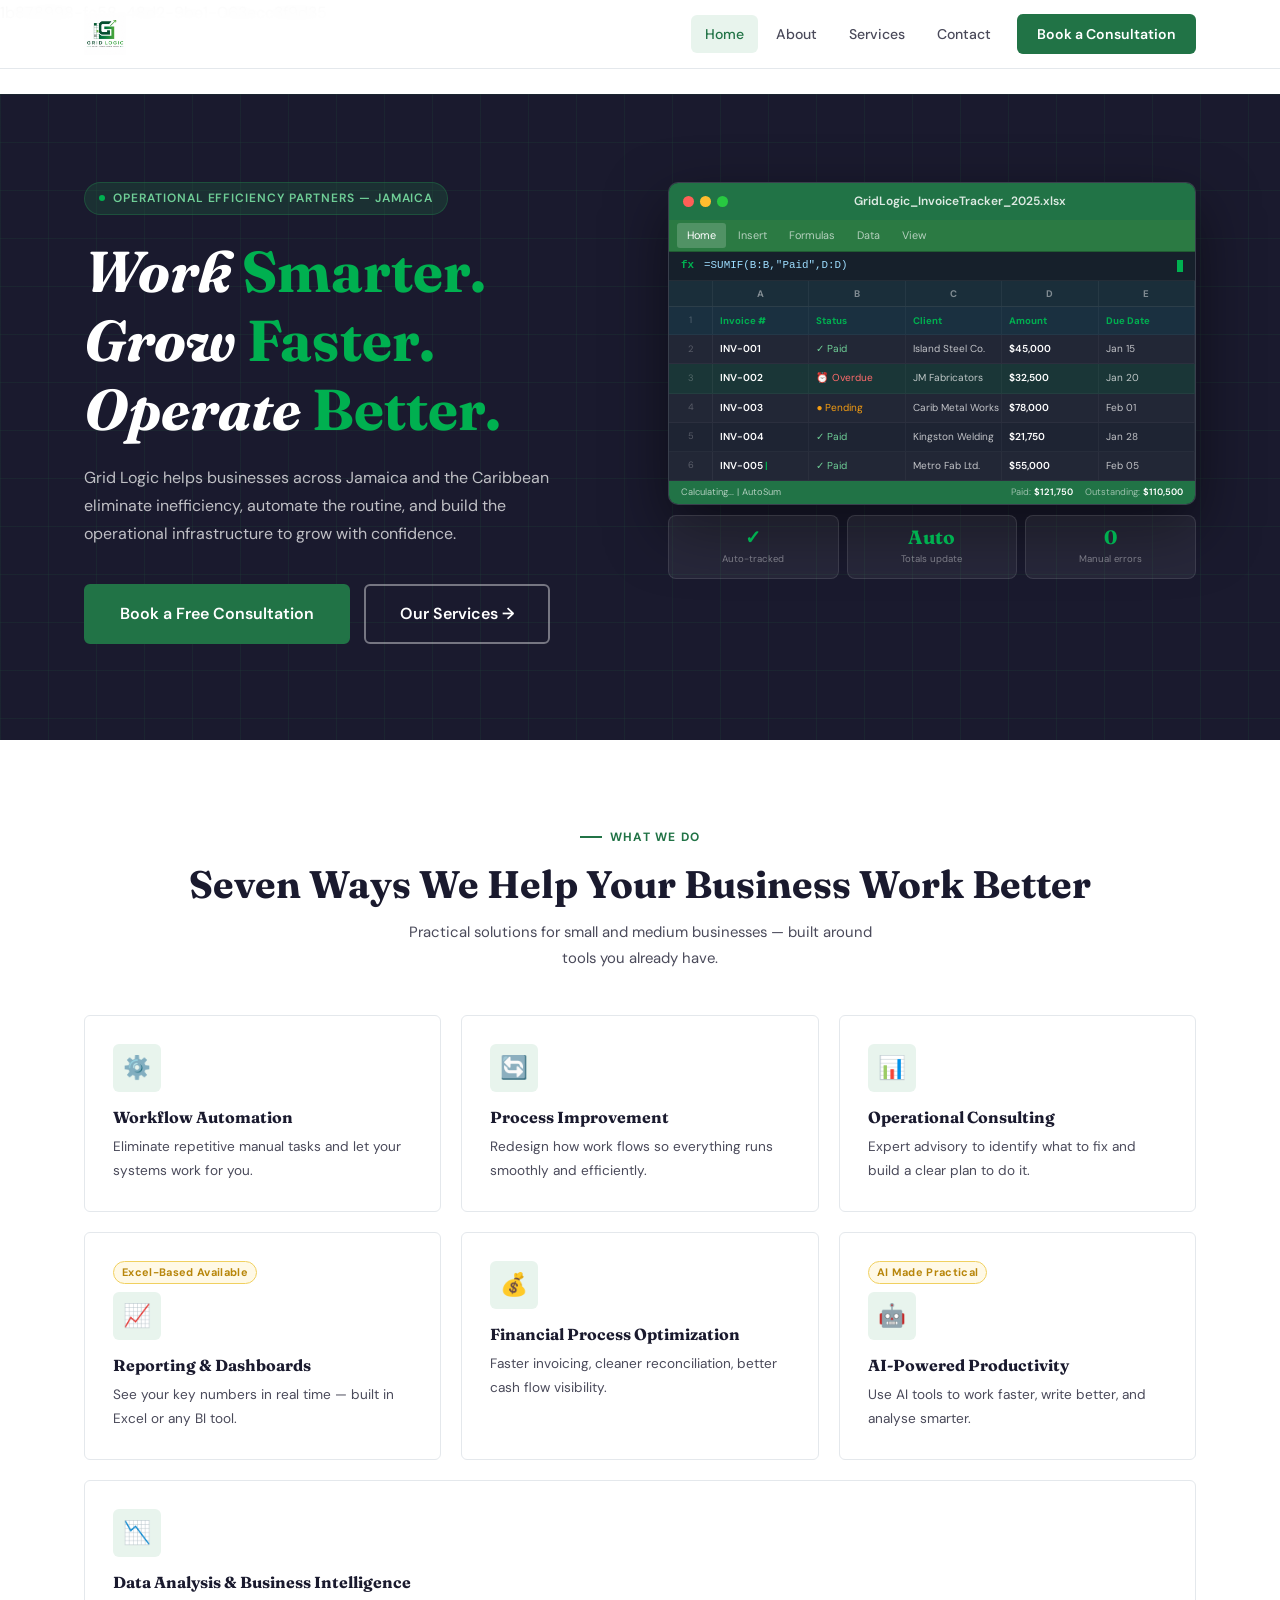
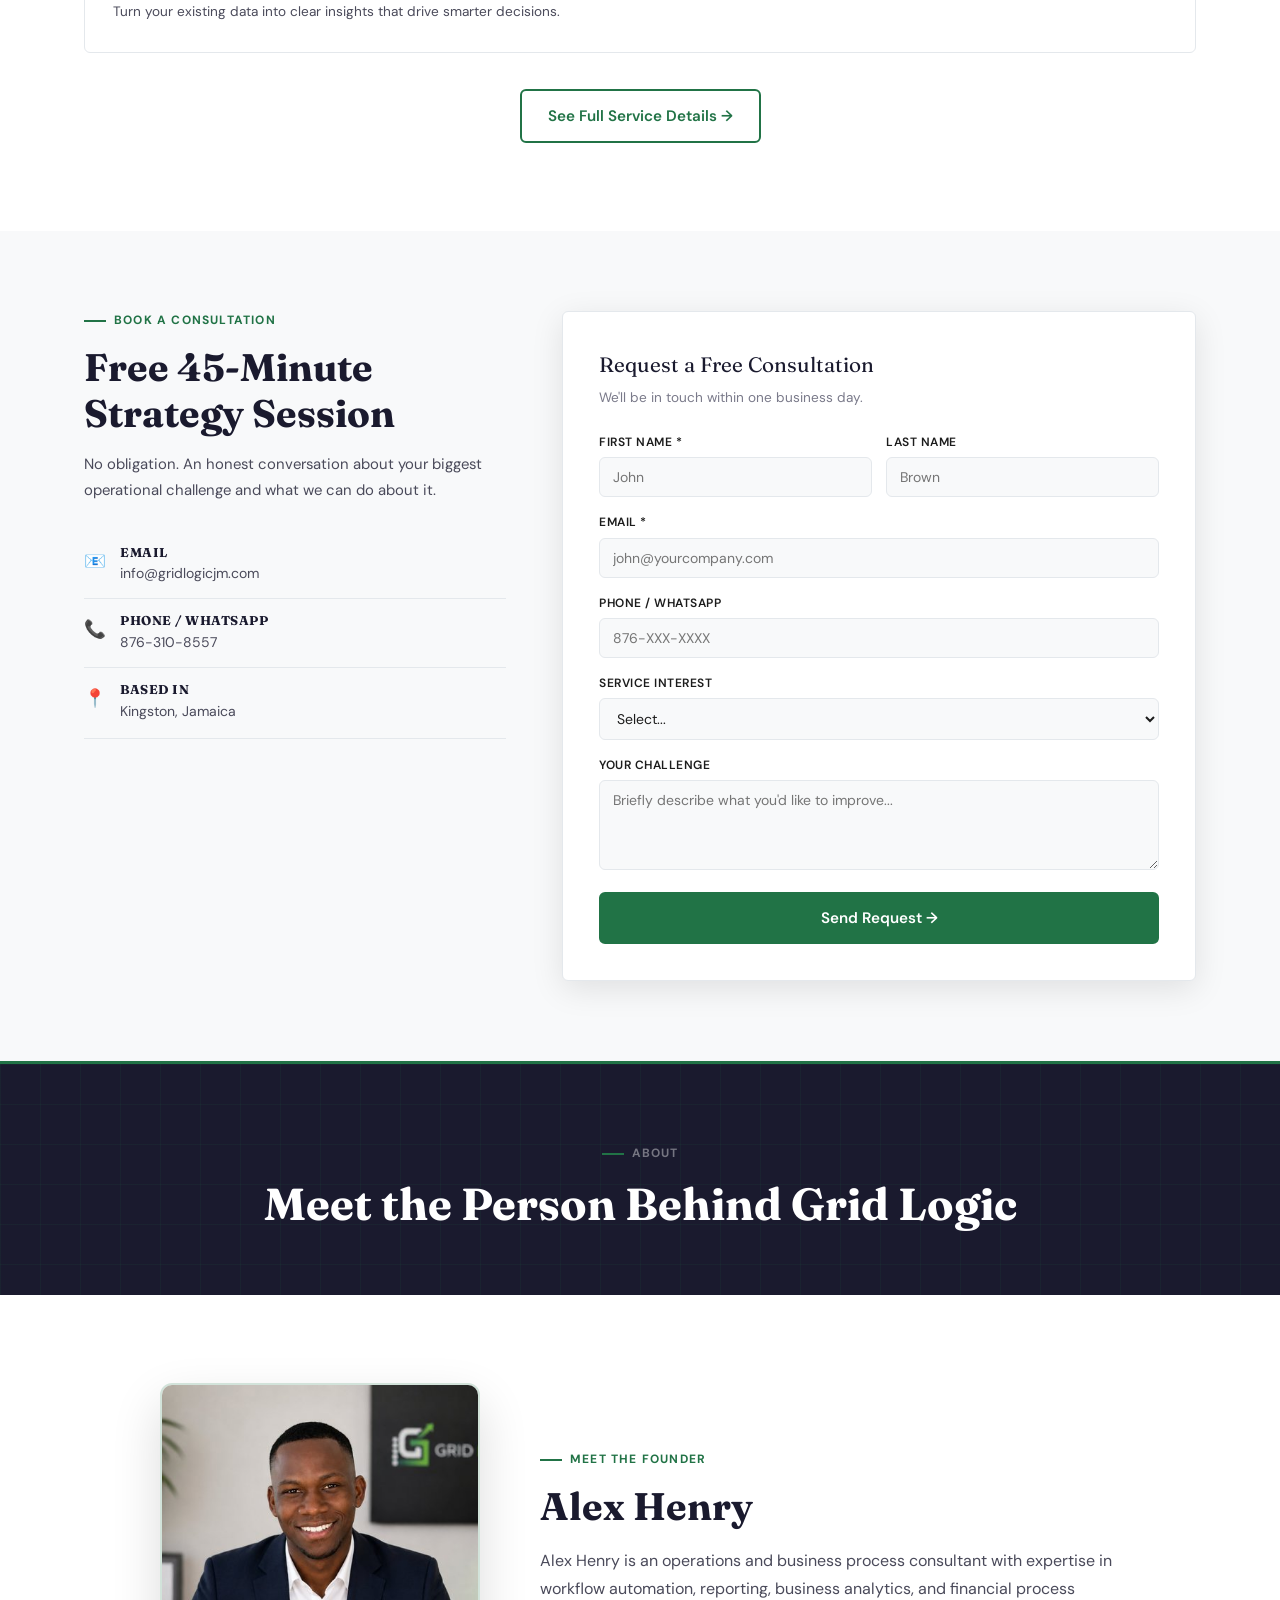
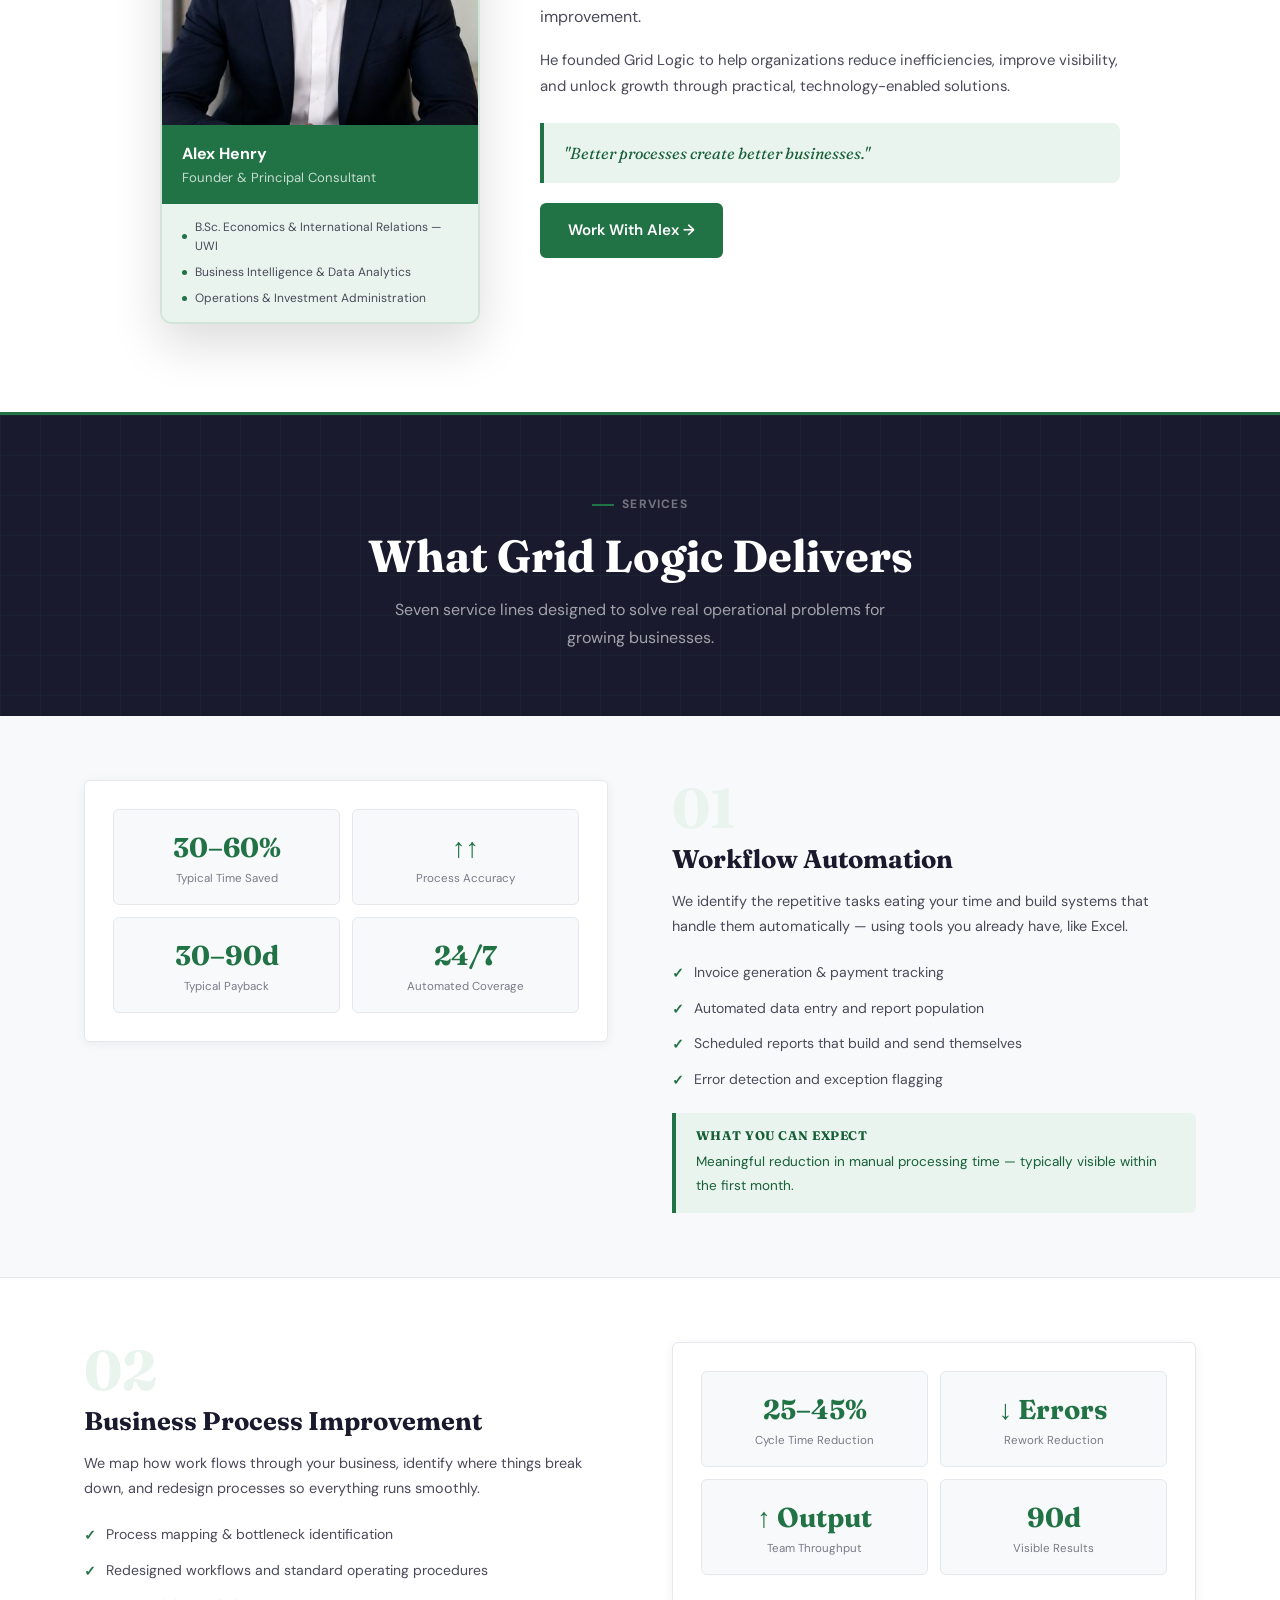
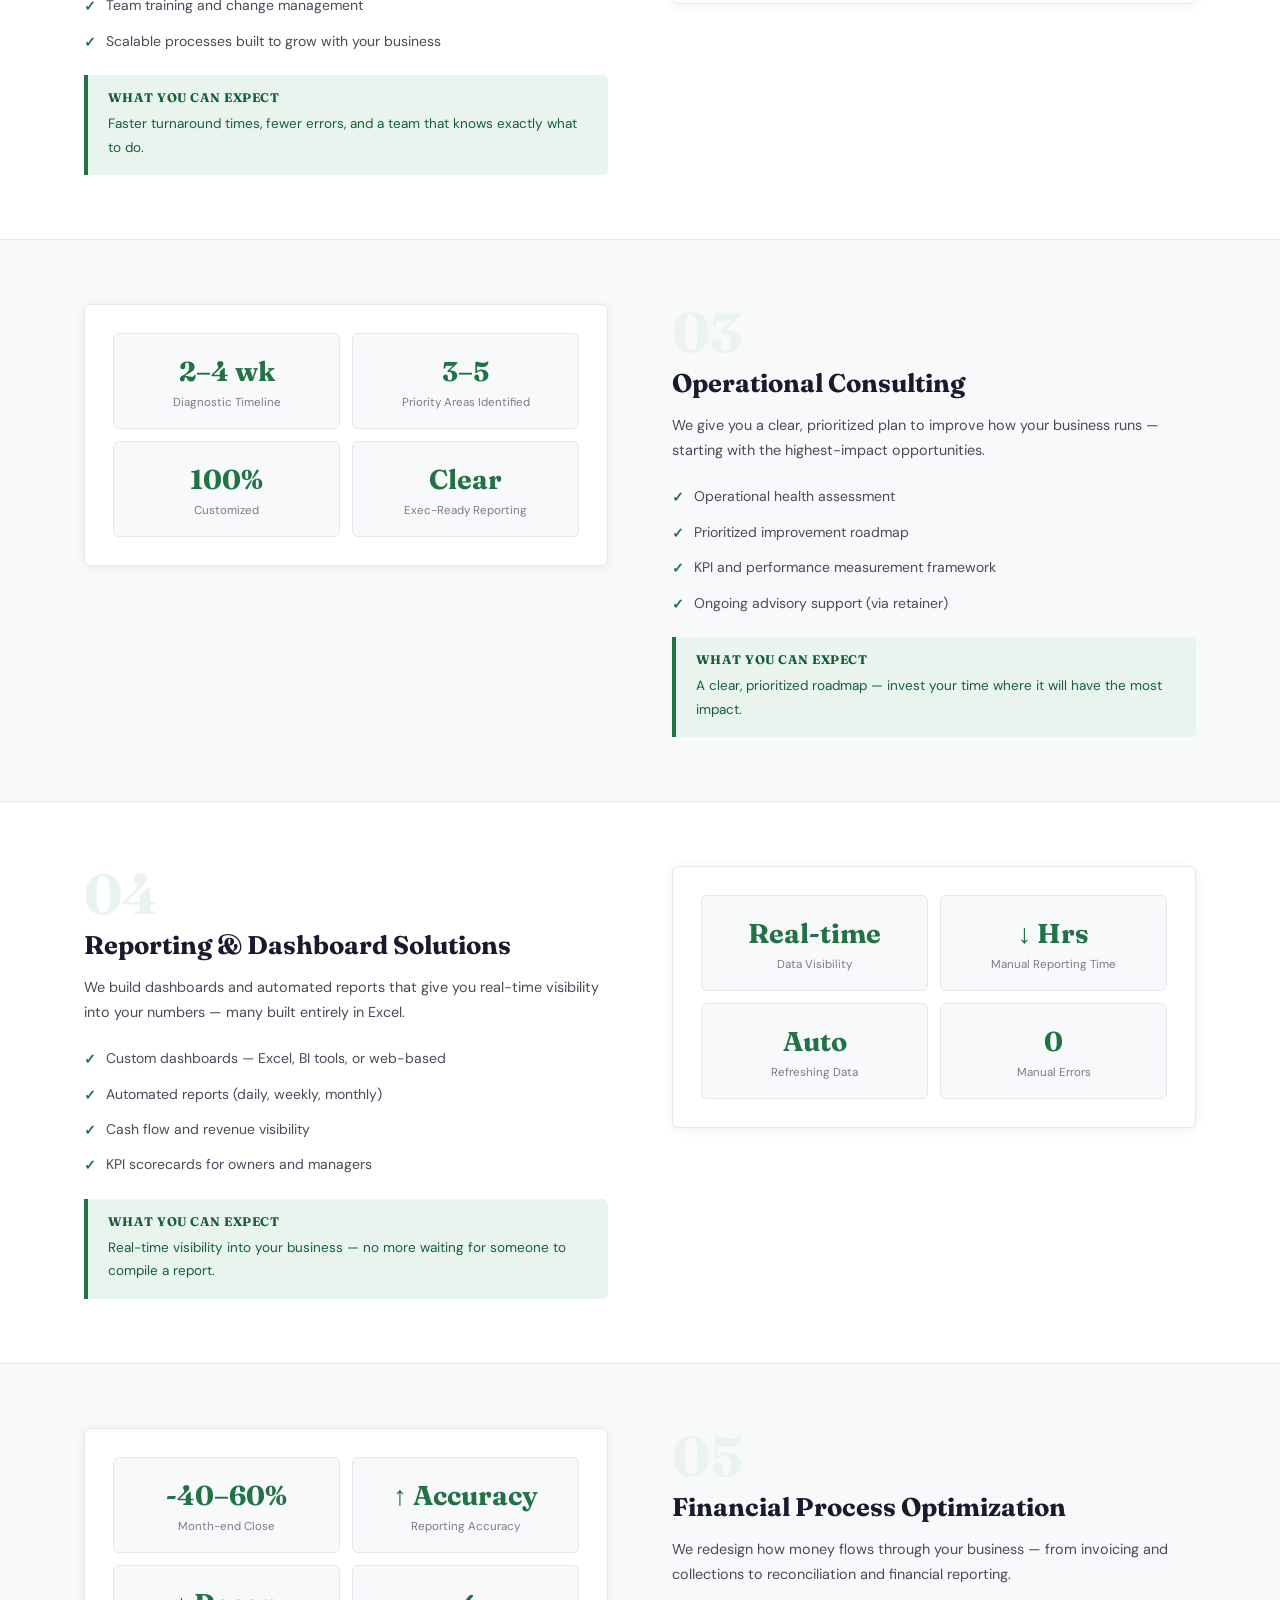
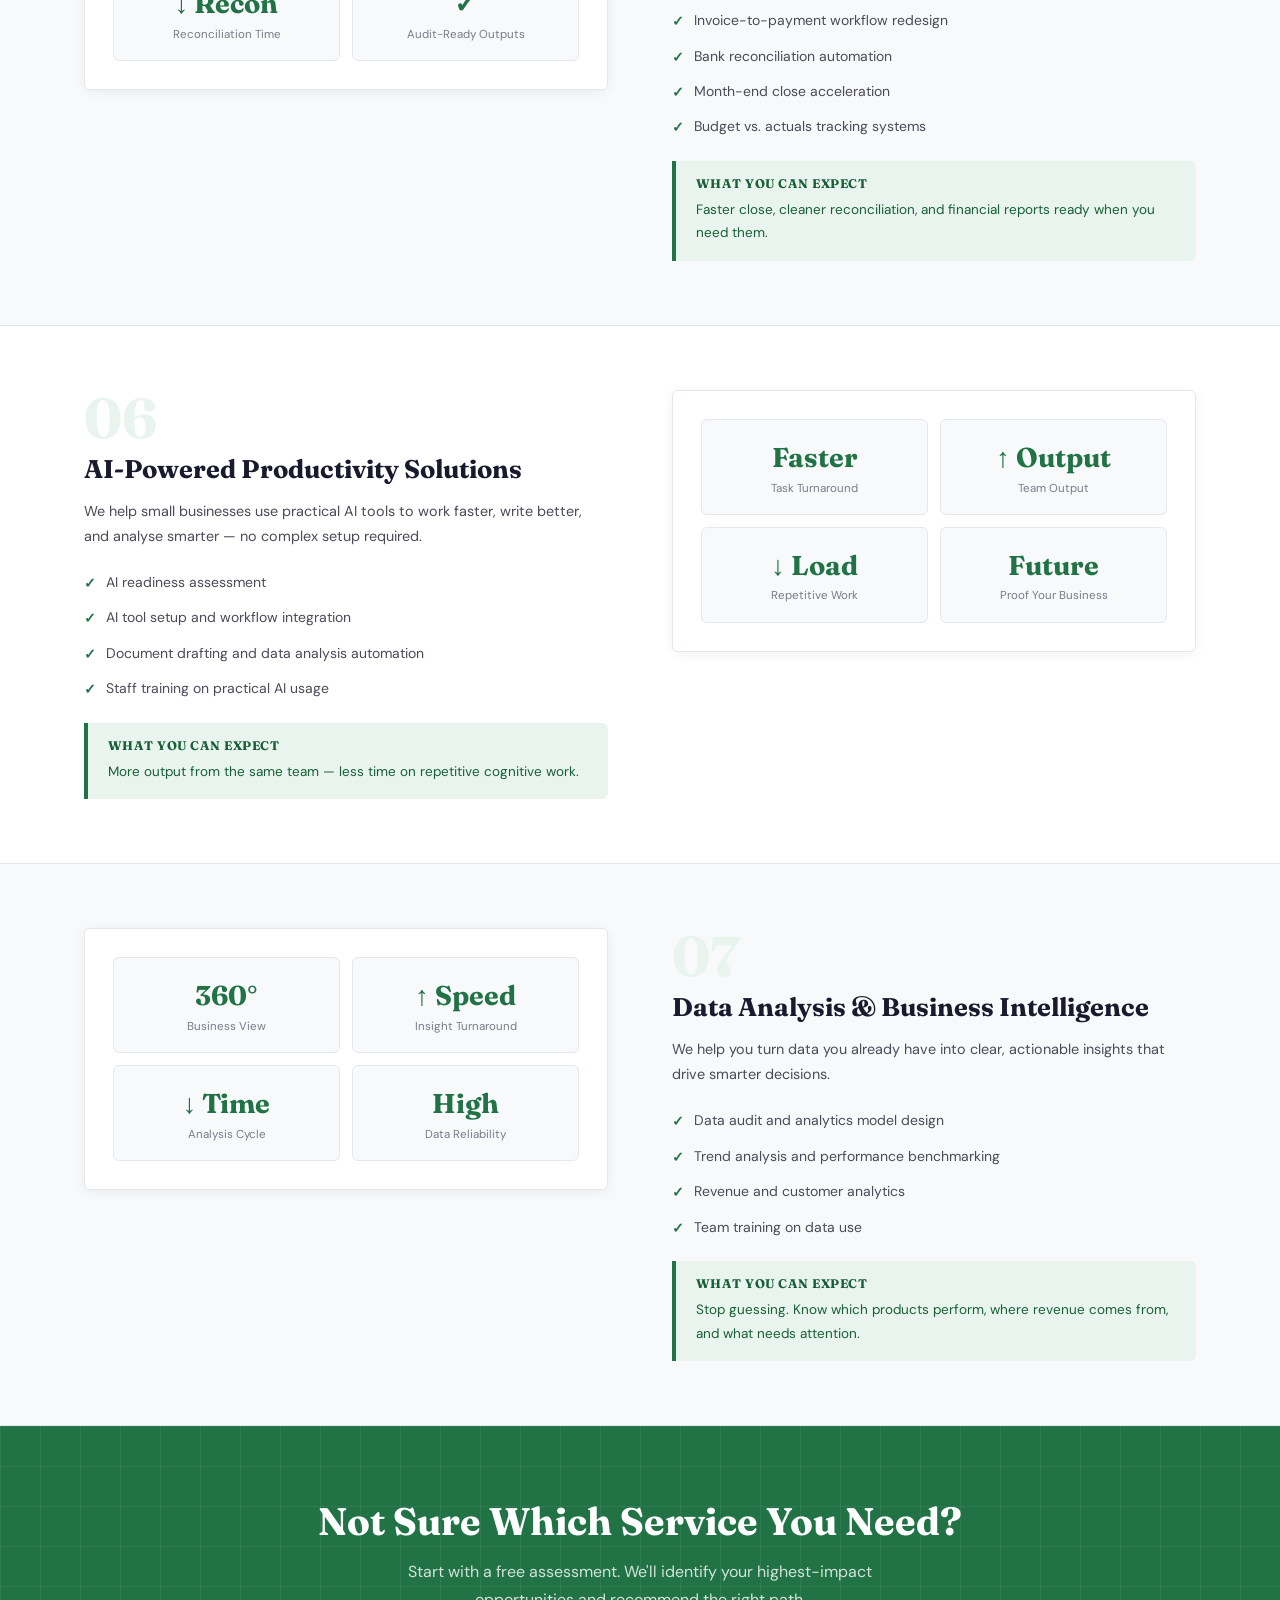
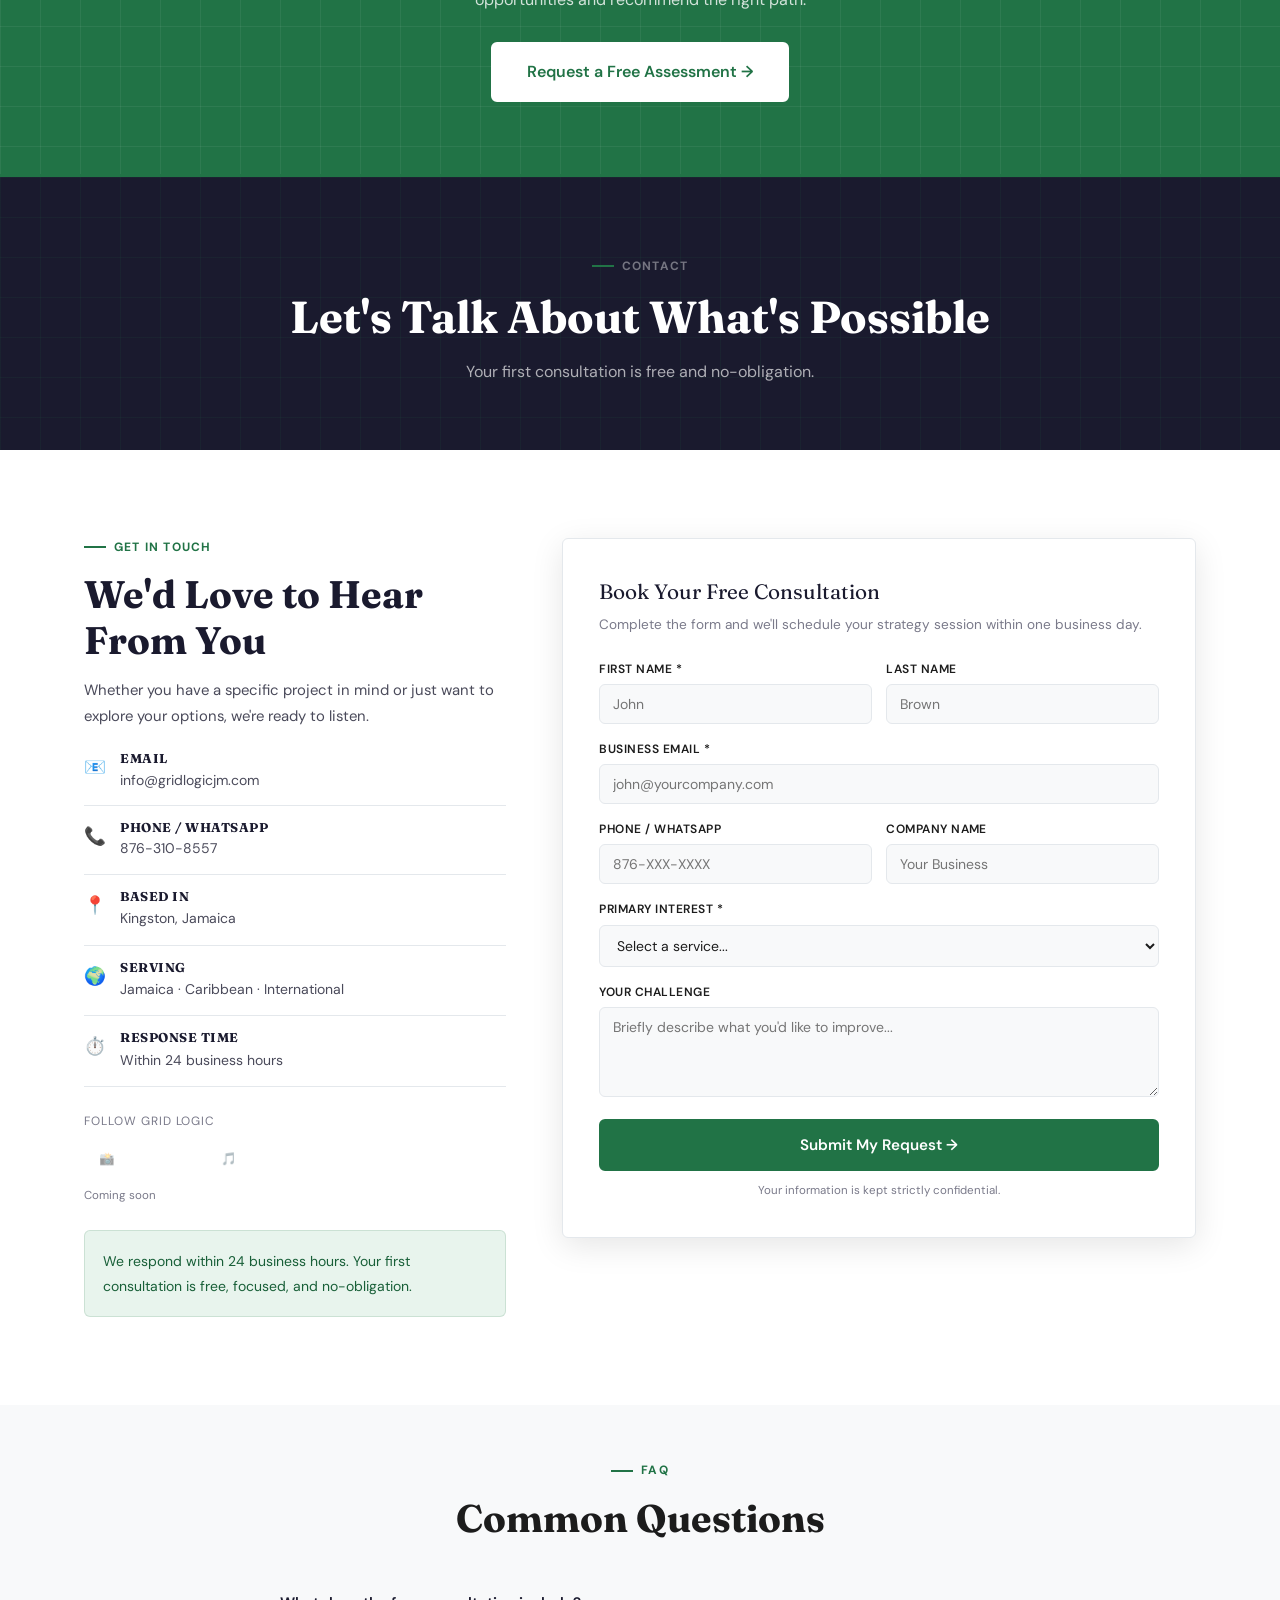
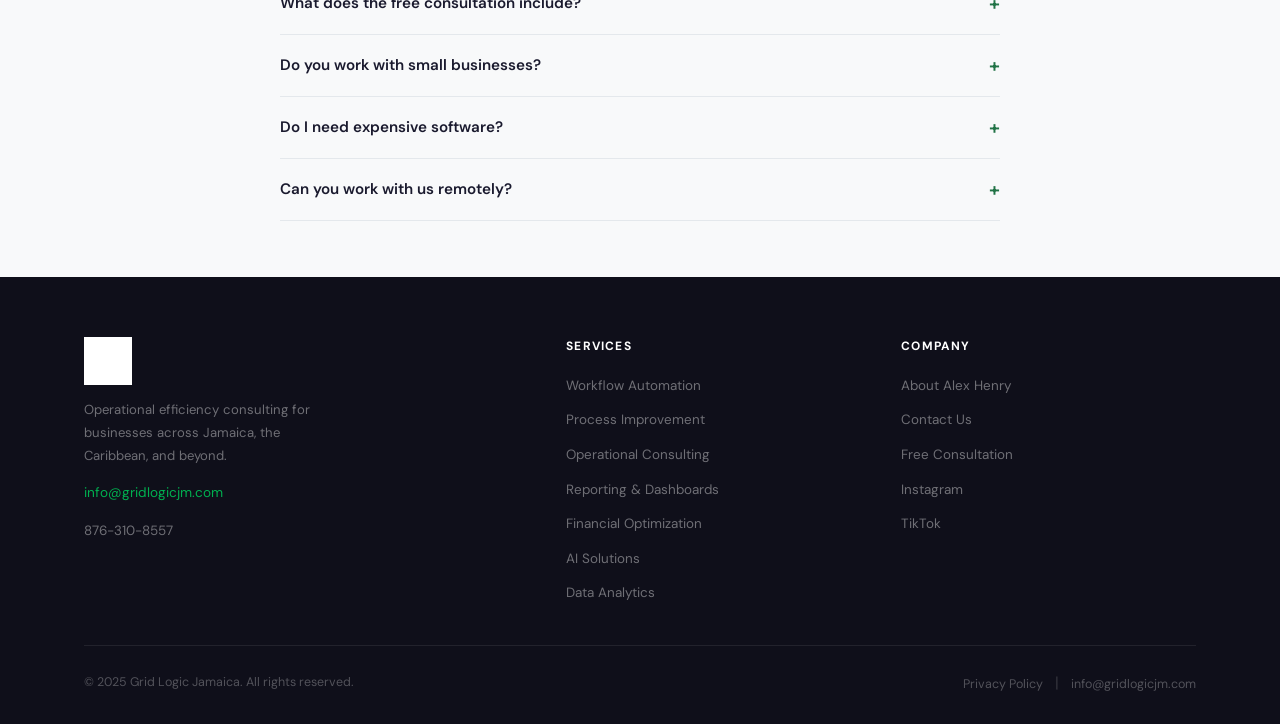
<file: index2.html>
1b878998-fc58-48d2-9be1-063ecc3f9d35<!DOCTYPE html>
<html lang="en">
<head>
<meta charset="UTF-8">
<meta name="viewport" content="width=device-width, initial-scale=1.0">
<title>Grid Logic | Workflow Automation & Business Process Consulting | Jamaica</title>
<meta name="description" content="Grid Logic helps Jamaican and Caribbean businesses improve efficiency through workflow automation, business analytics, and process optimization.">
<link rel="preconnect" href="https://fonts.googleapis.com">
<link href="https://fonts.googleapis.com/css2?family=DM+Sans:wght@300;400;500;600;700&family=Fraunces:ital,wght@0,600;0,700;1,600&display=swap" rel="stylesheet">
<style>
/* ── TOKENS ── */
:root{
  --green: #217346; --green-light: #2e8b57; --green-pale: #e8f4ed;
  --green-accent: #00b050; --green-dark: #185f38;
  --charcoal: #1a1a2e; --text: #1c1c1c; --text-mid: #4a4a5a; --text-light: #7a7a8a;
  --white: #fff; --off: #f8f9fa; --border: #e4e8ec;
  --shadow: 0 8px 32px rgba(0,0,0,.10); --r: 6px;
  --transition: all .28s cubic-bezier(.4,0,.2,1);
}
*,*::before,*::after{box-sizing:border-box;margin:0;padding:0}
html{scroll-behavior:smooth;scroll-padding-top:68px;font-size:16px}
body{font-family:'DM Sans',sans-serif;color:var(--text);background:var(--white);overflow-x:hidden;line-height:1.6}
h1,h2,h3,h4{font-family:'Fraunces',Georgia,serif;font-weight:700;line-height:1.2}
h1{font-size:clamp(2.2rem,5vw,3.6rem)} h2{font-size:clamp(1.7rem,3.5vw,2.4rem)}
h3{font-size:clamp(1.1rem,2vw,1.4rem)} p{line-height:1.75;color:var(--text-mid)}
.container{max-width:1160px;margin:0 auto;padding:0 24px}
.page{display:block;scroll-margin-top:68px}
#page-about,#page-services,#page-contact{border-top:3px solid var(--green)}
.section{padding:88px 0} .section-sm{padding:56px 0}
.grid-bg{background-image:linear-gradient(rgba(33,115,70,.08) 1px,transparent 1px),linear-gradient(90deg,rgba(33,115,70,.08) 1px,transparent 1px);background-size:40px 40px}

/* ── NAV ── */
nav{position:fixed;top:0;left:0;right:0;z-index:1000;background:rgba(255,255,255,.96);backdrop-filter:blur(12px);border-bottom:1px solid var(--border)}
.nav-inner{display:flex;align-items:center;justify-content:space-between;padding:0 24px;max-width:1160px;margin:0 auto;height:68px}
.logo{cursor:pointer;display:flex;align-items:center}
.logo img{height:42px;width:auto}
.nav-links{display:flex;align-items:center;gap:4px;list-style:none}
.nav-links a{text-decoration:none;color:var(--text-mid);font-size:.88rem;font-weight:500;padding:8px 14px;border-radius:var(--r);transition:var(--transition);cursor:pointer;display:block}
.nav-links a:hover,.nav-links a.active{color:var(--green);background:var(--green-pale)}
.nav-cta{background:var(--green)!important;color:white!important;padding:9px 20px!important;font-weight:600!important;border-radius:var(--r)!important}
.nav-cta:hover{background:var(--green-dark)!important}
.hamburger{display:none;flex-direction:column;gap:5px;cursor:pointer;background:none;border:none;padding:4px}
.hamburger span{display:block;width:24px;height:2px;background:var(--charcoal);border-radius:2px;transition:var(--transition)}
.mobile-menu{display:none;position:fixed;top:68px;left:0;right:0;background:white;border-bottom:1px solid var(--border);padding:16px 24px 24px;z-index:999;box-shadow:var(--shadow)}
.mobile-menu.open{display:block}
.mobile-menu a{display:block;padding:12px 0;border-bottom:1px solid var(--border);text-decoration:none;color:var(--text);font-weight:500;cursor:pointer}

/* ── BUTTONS ── */
.btn{display:inline-flex;align-items:center;gap:8px;padding:13px 26px;border-radius:var(--r);font-weight:600;font-size:.95rem;cursor:pointer;text-decoration:none;border:2px solid transparent;transition:var(--transition);font-family:'DM Sans',sans-serif}
.btn-primary{background:var(--green);color:white;border-color:var(--green)}
.btn-primary:hover{background:var(--green-dark);transform:translateY(-1px);box-shadow:0 8px 24px rgba(33,115,70,.3)}
.btn-outline-dark{background:transparent;color:var(--green);border-color:var(--green)}
.btn-outline-dark:hover{background:var(--green);color:white}
.btn-outline{background:transparent;color:white;border-color:rgba(255,255,255,.4)}
.btn-outline:hover{border-color:white;background:rgba(255,255,255,.08)}
.btn-white{background:white;color:var(--green);border-color:white}
.btn-white:hover{background:var(--off);transform:translateY(-1px)}
.btn-lg{padding:15px 34px;font-size:1rem}

/* ── LABELS ── */
.section-label{display:inline-flex;align-items:center;gap:8px;font-size:.75rem;font-weight:700;letter-spacing:.1em;text-transform:uppercase;color:var(--green);margin-bottom:14px}
.section-label::before{content:'';width:22px;height:2px;background:var(--green)}

/* ══════════════════════════════════════
   HERO
══════════════════════════════════════ */
.hero{padding:88px 0 96px;background:var(--charcoal);position:relative;overflow:hidden}
.hero::before{content:'';position:absolute;inset:0;background-image:linear-gradient(rgba(33,115,70,.12) 1px,transparent 1px),linear-gradient(90deg,rgba(33,115,70,.12) 1px,transparent 1px);background-size:48px 48px}
.hero-inner{position:relative;z-index:2;display:grid;grid-template-columns:1fr 1fr;gap:56px;align-items:start}
.hero-badge{display:inline-flex;align-items:center;gap:8px;background:rgba(33,115,70,.25);border:1px solid rgba(33,115,70,.5);color:#6fcf97;font-size:.75rem;font-weight:600;letter-spacing:.08em;text-transform:uppercase;padding:6px 14px;border-radius:100px;margin-bottom:22px}
.hero-badge::before{content:'';width:6px;height:6px;background:var(--green-accent);border-radius:50%;animation:pulse 2s infinite}
@keyframes pulse{0%,100%{opacity:1;transform:scale(1)}50%{opacity:.5;transform:scale(.8)}}
.hero h1{color:white;margin-bottom:20px;font-style:italic}
.hero h1 em{font-style:normal;color:var(--green-accent)}
.hero-sub{color:rgba(255,255,255,.72);font-size:1rem;margin-bottom:36px;max-width:480px}
.hero-actions{display:flex;gap:14px;flex-wrap:wrap}

/* ── EXCEL DEMO ── */
.hero-visual{display:flex;flex-direction:column;gap:10px}
.excel-demo{background:#1e2433;border-radius:10px;overflow:hidden;border:1px solid rgba(255,255,255,.12);box-shadow:0 24px 60px rgba(0,0,0,.5)}
.excel-titlebar{background:#217346;display:flex;align-items:center;gap:10px;padding:9px 14px}
.excel-dots{display:flex;gap:6px}
.excel-dot{width:11px;height:11px;border-radius:50%}
.excel-dot.r{background:#ff5f57}.excel-dot.y{background:#ffbd2e}.excel-dot.g{background:#28c941}
.excel-title{color:rgba(255,255,255,.85);font-size:.75rem;font-weight:600;flex:1;text-align:center;overflow:hidden;text-overflow:ellipsis;white-space:nowrap}
.excel-ribbon{background:#2b7a43;display:flex;gap:2px;padding:3px 8px;border-bottom:1px solid rgba(0,0,0,.25)}
.ribbon-tab{color:rgba(255,255,255,.65);font-size:.68rem;padding:4px 10px;border-radius:3px;cursor:default;white-space:nowrap}
.ribbon-tab.active{background:rgba(255,255,255,.18);color:white}
.excel-formula{background:#16202b;display:flex;align-items:center;gap:10px;padding:5px 12px;border-bottom:1px solid rgba(255,255,255,.06)}
.formula-label{color:#00b050;font-size:.68rem;font-family:monospace;font-weight:700;flex-shrink:0}
.formula-text{color:#9cdcfe;font-size:.68rem;font-family:monospace;transition:opacity .3s;flex:1;overflow:hidden;white-space:nowrap;text-overflow:ellipsis}
.formula-cursor{display:inline-block;width:6px;height:12px;background:#00b050;animation:blink .9s infinite;vertical-align:middle;flex-shrink:0}
@keyframes blink{0%,100%{opacity:1}50%{opacity:0}}
.excel-col-headers{display:grid;grid-template-columns:44px repeat(5,1fr);background:#1a2e3a;border-bottom:1px solid rgba(255,255,255,.08)}
.col-hdr{color:rgba(255,255,255,.45);font-size:.6rem;font-weight:700;padding:5px 6px;text-align:center;border-right:1px solid rgba(255,255,255,.05)}
.excel-row{display:grid;grid-template-columns:44px repeat(5,1fr);border-bottom:1px solid rgba(255,255,255,.04);transition:background .4s}
.excel-row.header-row{background:#1a3040}
.excel-row:nth-child(even):not(.header-row){background:rgba(255,255,255,.015)}
.excel-row.highlight{background:rgba(0,176,80,.12)!important}
.row-num{color:rgba(255,255,255,.25);font-size:.58rem;padding:6px 4px;text-align:center;border-right:1px solid rgba(255,255,255,.05);display:flex;align-items:center;justify-content:center}
.cell{color:rgba(255,255,255,.72);font-size:.63rem;padding:6px 7px;border-right:1px solid rgba(255,255,255,.04);display:flex;align-items:center;overflow:hidden;white-space:nowrap;text-overflow:ellipsis}
.cell.header{color:#00b050;font-weight:700;font-size:.6rem}
.cell.green{color:#6fcf97}.cell.red{color:#ff6b6b}.cell.bold{color:white;font-weight:600}
.cell.typing::after{content:'|';animation:blink .7s infinite;color:#00b050;margin-left:2px}
.excel-status{background:#217346;display:flex;justify-content:space-between;align-items:center;padding:4px 12px;gap:12px}
.status-left{color:rgba(255,255,255,.65);font-size:.58rem;white-space:nowrap}
.status-right{display:flex;gap:12px;flex-shrink:0}
.status-item{color:rgba(255,255,255,.55);font-size:.58rem;white-space:nowrap}
.status-item span{color:white;font-weight:600}
.kpi-strip{display:grid;grid-template-columns:repeat(3,1fr);gap:8px}
.kpi-mini{background:rgba(255,255,255,.06);border:1px solid rgba(255,255,255,.1);border-radius:8px;padding:12px 10px;text-align:center}
.kpi-mini-val{font-family:'Fraunces',serif;font-size:1.2rem;font-weight:700;color:#00b050;display:block;line-height:1}
.kpi-mini-label{color:rgba(255,255,255,.4);font-size:.6rem;margin-top:4px;display:block}

/* ══════════════════════════════════════
   SERVICES
══════════════════════════════════════ */
.services-grid{display:grid;grid-template-columns:repeat(3,1fr);gap:20px}
.service-card{background:white;border:1px solid var(--border);border-radius:var(--r);padding:28px;transition:var(--transition);position:relative;overflow:hidden;cursor:pointer}
.service-card::before{content:'';position:absolute;bottom:0;left:0;right:0;height:3px;background:var(--green);transform:scaleX(0);transition:var(--transition);transform-origin:left}
.service-card:hover{box-shadow:var(--shadow);transform:translateY(-3px)}
.service-card:hover::before{transform:scaleX(1)}
.service-icon{width:48px;height:48px;background:var(--green-pale);border-radius:var(--r);display:flex;align-items:center;justify-content:center;margin-bottom:16px;font-size:1.4rem}
.service-card h3{color:var(--charcoal);margin-bottom:8px;font-size:1rem}
.service-card p{font-size:.85rem}
.smb-badge{display:inline-flex;align-items:center;gap:5px;background:#fff9e6;color:#b8860b;border:1px solid #f0d060;font-size:.68rem;font-weight:700;padding:2px 8px;border-radius:100px;margin-bottom:8px;letter-spacing:.03em}

/* ══════════════════════════════════════
   ABOUT
══════════════════════════════════════ */
.page-hero{background:var(--charcoal);padding:80px 0 64px;text-align:center;position:relative;overflow:hidden}
.page-hero::before{content:'';position:absolute;inset:0;background-image:linear-gradient(rgba(33,115,70,.1) 1px,transparent 1px),linear-gradient(90deg,rgba(33,115,70,.1) 1px,transparent 1px);background-size:40px 40px}
.page-hero h1{color:white;position:relative;z-index:1;font-size:clamp(1.8rem,3.5vw,2.8rem)}
.founder-grid{display:grid;grid-template-columns:320px 1fr;gap:60px;align-items:center;max-width:960px;margin:0 auto}
.founder-photo-card{border-radius:12px;overflow:hidden;box-shadow:0 20px 50px rgba(0,0,0,.14);border:2px solid rgba(33,115,70,.2)}
.founder-photo-card img{width:100%;display:block;object-fit:cover;object-position:center top;height:340px}
.founder-nameplate{background:var(--green);padding:16px 20px}
.founder-nameplate strong{color:white;font-weight:700;font-size:1rem;display:block}
.founder-nameplate span{color:rgba(255,255,255,.75);font-size:.82rem}
.founder-creds{background:var(--green-pale);padding:14px 20px;display:flex;flex-direction:column;gap:7px}
.cred-tag{display:flex;align-items:center;gap:8px;font-size:.75rem;color:var(--text-mid)}
.cred-dot{width:5px;height:5px;border-radius:50%;background:var(--green);flex-shrink:0}
.founder-quote{background:var(--green-pale);border-left:4px solid var(--green);border-radius:0 8px 8px 0;padding:16px 20px;margin:20px 0}
.founder-quote p{font-style:italic;color:var(--green-dark);font-family:'Fraunces',serif;font-size:1rem;margin:0}

/* ══════════════════════════════════════
   SERVICES PAGE
══════════════════════════════════════ */
.service-detail{padding:64px 0;border-bottom:1px solid var(--border)}
.service-detail:nth-child(even){background:var(--off)}
.service-detail-inner{display:grid;grid-template-columns:1fr 1fr;gap:64px;align-items:start;max-width:1160px;margin:0 auto;padding:0 24px}
.service-detail:nth-child(even) .service-detail-inner{direction:rtl}
.service-detail:nth-child(even) .service-detail-inner>*{direction:ltr}
.service-num{font-family:'Fraunces',serif;font-size:3.5rem;font-weight:700;color:var(--green-pale);line-height:1;margin-bottom:8px;display:block}
.service-detail-content h2{color:var(--charcoal);margin-bottom:14px;font-size:1.6rem}
.service-detail-content p{margin-bottom:16px;font-size:.9rem}
.benefit-list{list-style:none;margin:16px 0}
.benefit-list li{display:flex;gap:10px;align-items:flex-start;padding:6px 0;font-size:.875rem;color:var(--text-mid)}
.benefit-list li::before{content:'✓';color:var(--green);font-weight:700;flex-shrink:0;margin-top:1px}
.outcome-box{background:var(--green-pale);border-left:4px solid var(--green);border-radius:0 var(--r) var(--r) 0;padding:16px 20px;margin-top:16px}
.outcome-box h4{color:var(--green-dark);margin-bottom:6px;font-size:.78rem;text-transform:uppercase;letter-spacing:.04em}
.outcome-box p{font-size:.845rem;color:var(--green-dark);margin:0}
.service-visual{background:white;border-radius:var(--r);padding:28px;border:1px solid var(--border);box-shadow:0 2px 12px rgba(0,0,0,.06)}
.kpi-row{display:grid;grid-template-columns:repeat(2,1fr);gap:12px}
.kpi{background:var(--off);border-radius:var(--r);padding:16px;text-align:center;border:1px solid var(--border)}
.kpi-val{font-family:'Fraunces',serif;font-size:1.7rem;font-weight:700;color:var(--green);display:block}
.kpi-label{font-size:.72rem;color:var(--text-light)}

/* ══════════════════════════════════════
   CONTACT
══════════════════════════════════════ */
.contact-grid{display:grid;grid-template-columns:1fr 1.5fr;gap:56px;align-items:start}
.contact-detail{display:flex;gap:14px;align-items:flex-start;padding:14px 0;border-bottom:1px solid var(--border)}
.contact-detail:first-of-type{border-top:1px solid var(--border);margin-top:20px}
.contact-icon{font-size:1.1rem;color:var(--green);flex-shrink:0;margin-top:2px}
.contact-detail h4{color:var(--charcoal);font-size:.8rem;font-weight:700;margin-bottom:2px;text-transform:uppercase;letter-spacing:.04em}
.contact-detail p,.contact-detail a{font-size:.875rem;color:var(--text-mid);text-decoration:none}
.contact-detail a:hover{color:var(--green)}
.contact-form{background:white;border:1px solid var(--border);border-radius:var(--r);padding:36px;box-shadow:var(--shadow)}
.form-title{font-family:'Fraunces',serif;font-size:1.3rem;color:var(--charcoal);margin-bottom:6px}
.form-subtitle{font-size:.85rem;color:var(--text-light);margin-bottom:24px}
.form-row{display:grid;grid-template-columns:1fr 1fr;gap:14px}
.form-group{margin-bottom:16px}
.form-group label{display:block;font-size:.75rem;font-weight:600;color:var(--text);margin-bottom:5px;text-transform:uppercase;letter-spacing:.04em}
.form-group input,.form-group select,.form-group textarea{width:100%;padding:10px 13px;border:1px solid var(--border);border-radius:var(--r);font-family:'DM Sans',sans-serif;font-size:.875rem;color:var(--text);background:var(--off);transition:var(--transition);outline:none}
.form-group input:focus,.form-group select:focus,.form-group textarea:focus{border-color:var(--green);background:white;box-shadow:0 0 0 3px rgba(33,115,70,.1)}
.form-group textarea{resize:vertical;min-height:90px}
.form-submit{width:100%;margin-top:6px;justify-content:center;padding:14px;font-size:.95rem}
.form-success{display:none;text-align:center;padding:28px}
.form-success .check{font-size:2.5rem;display:block;margin-bottom:10px}

/* ── FAQ ── */
.faq-list{max-width:720px;margin:0 auto}
.faq-item{border-bottom:1px solid var(--border)}
.faq-q{width:100%;background:none;border:none;padding:18px 0;display:flex;justify-content:space-between;align-items:center;cursor:pointer;text-align:left;font-family:'DM Sans',sans-serif;font-size:.95rem;font-weight:600;color:var(--charcoal)}
.faq-chevron{font-size:1.2rem;color:var(--green);transition:var(--transition);flex-shrink:0}
.faq-item.open .faq-chevron{transform:rotate(45deg)}
.faq-a{max-height:0;overflow:hidden;transition:max-height .4s ease,padding .3s ease}
.faq-item.open .faq-a{max-height:300px;padding-bottom:16px}
.faq-a p{font-size:.875rem}

/* ── CTA BAND ── */
.cta-band{background:var(--green);padding:72px 0;text-align:center;position:relative;overflow:hidden}
.cta-band::before{content:'';position:absolute;inset:0;background-image:linear-gradient(rgba(255,255,255,.06) 1px,transparent 1px),linear-gradient(90deg,rgba(255,255,255,.06) 1px,transparent 1px);background-size:40px 40px}
.cta-band>*{position:relative;z-index:1}
.cta-band h2{color:white;margin-bottom:14px}
.cta-band p{color:rgba(255,255,255,.8);max-width:520px;margin:0 auto 28px}
.cta-actions{display:flex;gap:14px;justify-content:center;flex-wrap:wrap}

/* ── FOOTER ── */
footer{background:#0f0f1a;padding:60px 0 28px}
.footer-inner{max-width:1160px;margin:0 auto;padding:0 24px}
.footer-top{display:grid;grid-template-columns:1.5fr 1fr 1fr;gap:40px;margin-bottom:40px}
.footer-brand p{color:rgba(255,255,255,.4);font-size:.82rem;margin:14px 0;max-width:240px}
.footer-col h5{color:white;font-size:.75rem;text-transform:uppercase;letter-spacing:.1em;margin-bottom:16px}
.footer-links{list-style:none;display:flex;flex-direction:column;gap:9px}
.footer-links a{color:rgba(255,255,255,.4);font-size:.84rem;text-decoration:none;transition:var(--transition);cursor:pointer}
.footer-links a:hover{color:var(--green-accent)}
.footer-bottom{border-top:1px solid rgba(255,255,255,.08);padding-top:24px;display:flex;justify-content:space-between;align-items:center}
.footer-bottom p,.footer-bottom a{color:rgba(255,255,255,.28);font-size:.78rem;text-decoration:none}
.footer-bottom a:hover{color:var(--green-accent)}
.footer-divider{color:rgba(255,255,255,.15);margin:0 8px}
.social-pill{display:inline-flex;align-items:center;gap:7px;padding:7px 14px;border:1px solid rgba(255,255,255,.15);border-radius:6px;color:rgba(255,255,255,.45);font-size:.78rem;font-weight:600;text-decoration:none;transition:var(--transition);margin-right:8px}
.social-pill:hover{border-color:var(--green-accent);color:var(--green-accent)}

/* ── FADE IN ── */
.fade-in{opacity:0;transform:translateY(22px);transition:opacity .6s ease,transform .6s ease}
.fade-in.visible{opacity:1;transform:translateY(0)}

/* ── RESPONSIVE ── */
@media(max-width:1024px){
  .services-grid{grid-template-columns:repeat(2,1fr)}
  .footer-top{grid-template-columns:1fr 1fr}
}
@media(max-width:768px){
  .nav-links{display:none} .hamburger{display:flex}
  .hero-inner{grid-template-columns:1fr}
  .hero-visual{display:none}
  .founder-grid{grid-template-columns:1fr}
  .services-grid{grid-template-columns:1fr}
  .service-detail-inner{grid-template-columns:1fr!important;direction:ltr!important}
  .contact-grid{grid-template-columns:1fr}
  .form-row{grid-template-columns:1fr}
  .footer-top{grid-template-columns:1fr}
  .footer-bottom{flex-direction:column;gap:10px;text-align:center}
  .hero-actions{flex-direction:column}
  .btn{width:100%;justify-content:center}
}
@media(max-width:480px){
  .cta-actions{flex-direction:column;align-items:center}
}
</style>
</head>
<body>

<!-- NAV -->
<nav>
  <div class="nav-inner">
    <div class="logo" onclick="showPage('home')">
      <img src="[data-uri]" alt="Grid Logic">
    </div>
    <ul class="nav-links" id="navLinks">
      <li><a onclick="showPage('home')" id="nav-home" class="active">Home</a></li>
      <li><a onclick="showPage('about')" id="nav-about">About</a></li>
      <li><a onclick="showPage('services')" id="nav-services">Services</a></li>
      <li><a onclick="showPage('contact')" id="nav-contact">Contact</a></li>
      <li><a onclick="showPage('contact')" class="nav-cta" style="margin-left:8px">Book a Consultation</a></li>
    </ul>
    <button class="hamburger" onclick="toggleMenu()"><span></span><span></span><span></span></button>
  </div>
</nav>
<div class="mobile-menu" id="mobileMenu">
  <a onclick="showPage('home');toggleMenu()">Home</a>
  <a onclick="showPage('about');toggleMenu()">About</a>
  <a onclick="showPage('services');toggleMenu()">Services</a>
  <a onclick="showPage('contact');toggleMenu()">Contact</a>
  <a onclick="showPage('contact');toggleMenu()" style="color:var(--green);font-weight:700;border:none;margin-top:10px">→ Book a Free Consultation</a>
</div>

<!-- ════════════════════════════════════════
     HOME
════════════════════════════════════════ -->
<div class="page" id="page-home" style="padding-top:68px">

  <!-- HERO -->
  <section class="hero grid-bg">
    <div class="container">
      <div class="hero-inner">
        <div>
          <div class="hero-badge">Operational Efficiency Partners — Jamaica</div>
          <h1>Work <em>Smarter.</em><br>Grow <em>Faster.</em><br>Operate <em>Better.</em></h1>
          <p class="hero-sub">Grid Logic helps businesses across Jamaica and the Caribbean eliminate inefficiency, automate the routine, and build the operational infrastructure to grow with confidence.</p>
          <div class="hero-actions">
            <a class="btn btn-primary btn-lg" onclick="showPage('contact')">Book a Free Consultation</a>
            <a class="btn btn-outline btn-lg" onclick="showPage('services')">Our Services →</a>
          </div>
        </div>
        <div class="hero-visual">
          <div class="excel-demo">
            <div class="excel-titlebar">
              <div class="excel-dots"><div class="excel-dot r"></div><div class="excel-dot y"></div><div class="excel-dot g"></div></div>
              <div class="excel-title">GridLogic_InvoiceTracker_2025.xlsx</div>
            </div>
            <div class="excel-ribbon">
              <div class="ribbon-tab active">Home</div><div class="ribbon-tab">Insert</div>
              <div class="ribbon-tab">Formulas</div><div class="ribbon-tab">Data</div><div class="ribbon-tab">View</div>
            </div>
            <div class="excel-formula">
              <div class="formula-label">fx</div>
              <div class="formula-text" id="formulaText">=SUMIF(B:B,"Paid",D:D)</div>
              <div class="formula-cursor"></div>
            </div>
            <div class="excel-col-headers">
              <div class="col-hdr"></div><div class="col-hdr">A</div><div class="col-hdr">B</div>
              <div class="col-hdr">C</div><div class="col-hdr">D</div><div class="col-hdr">E</div>
            </div>
            <div class="excel-row header-row">
              <div class="row-num">1</div><div class="cell header">Invoice #</div><div class="cell header">Status</div>
              <div class="cell header">Client</div><div class="cell header">Amount</div><div class="cell header">Due Date</div>
            </div>
            <div class="excel-row" id="row2">
              <div class="row-num">2</div><div class="cell bold">INV-001</div><div class="cell green">✓ Paid</div>
              <div class="cell">Island Steel Co.</div><div class="cell bold">$45,000</div><div class="cell">Jan 15</div>
            </div>
            <div class="excel-row" id="row3">
              <div class="row-num">3</div><div class="cell bold">INV-002</div><div class="cell red">⏰ Overdue</div>
              <div class="cell">JM Fabricators</div><div class="cell bold">$32,500</div><div class="cell">Jan 20</div>
            </div>
            <div class="excel-row" id="row4">
              <div class="row-num">4</div><div class="cell bold">INV-003</div>
              <div class="cell" style="color:#f39c12;font-size:.63rem;padding:6px 7px;display:flex;align-items:center">● Pending</div>
              <div class="cell">Carib Metal Works</div><div class="cell bold">$78,000</div><div class="cell">Feb 01</div>
            </div>
            <div class="excel-row" id="row5">
              <div class="row-num">5</div><div class="cell bold">INV-004</div><div class="cell green">✓ Paid</div>
              <div class="cell">Kingston Welding</div><div class="cell bold">$21,750</div><div class="cell">Jan 28</div>
            </div>
            <div class="excel-row highlight" id="row6">
              <div class="row-num">6</div><div class="cell bold typing">INV-005</div><div class="cell green">✓ Paid</div>
              <div class="cell">Metro Fab Ltd.</div><div class="cell bold">$55,000</div><div class="cell">Feb 05</div>
            </div>
            <div class="excel-status">
              <div class="status-left" id="excelStatus">Ready &nbsp;|&nbsp; Invoices</div>
              <div class="status-right">
                <div class="status-item">Paid: <span>$121,750</span></div>
                <div class="status-item">Outstanding: <span>$110,500</span></div>
              </div>
            </div>
          </div>
          <div class="kpi-strip">
            <div class="kpi-mini"><span class="kpi-mini-val">✓</span><span class="kpi-mini-label">Auto-tracked</span></div>
            <div class="kpi-mini"><span class="kpi-mini-val">Auto</span><span class="kpi-mini-label">Totals update</span></div>
            <div class="kpi-mini"><span class="kpi-mini-val">0</span><span class="kpi-mini-label">Manual errors</span></div>
          </div>
        </div>
      </div>
    </div>
  </section>

  <!-- SERVICES OVERVIEW -->
  <section class="section" style="background:var(--white)">
    <div class="container">
      <div style="text-align:center;margin-bottom:44px">
        <div class="section-label" style="justify-content:center">What We Do</div>
        <h2 style="color:var(--charcoal);margin-bottom:12px">Seven Ways We Help Your Business Work Better</h2>
        <p style="max-width:500px;margin:0 auto;font-size:.93rem">Practical solutions for small and medium businesses — built around tools you already have.</p>
      </div>
      <div class="services-grid">
        <div class="service-card fade-in" onclick="showPage('services')">
          <div class="service-icon">⚙️</div>
          <h3>Workflow Automation</h3>
          <p>Eliminate repetitive manual tasks and let your systems work for you.</p>
        </div>
        <div class="service-card fade-in" onclick="showPage('services')">
          <div class="service-icon">🔄</div>
          <h3>Process Improvement</h3>
          <p>Redesign how work flows so everything runs smoothly and efficiently.</p>
        </div>
        <div class="service-card fade-in" onclick="showPage('services')">
          <div class="service-icon">📊</div>
          <h3>Operational Consulting</h3>
          <p>Expert advisory to identify what to fix and build a clear plan to do it.</p>
        </div>
        <div class="service-card fade-in" onclick="showPage('services')">
          <div class="smb-badge">Excel-Based Available</div>
          <div class="service-icon">📈</div>
          <h3>Reporting &amp; Dashboards</h3>
          <p>See your key numbers in real time — built in Excel or any BI tool.</p>
        </div>
        <div class="service-card fade-in" onclick="showPage('services')">
          <div class="service-icon">💰</div>
          <h3>Financial Process Optimization</h3>
          <p>Faster invoicing, cleaner reconciliation, better cash flow visibility.</p>
        </div>
        <div class="service-card fade-in" onclick="showPage('services')">
          <div class="smb-badge">AI Made Practical</div>
          <div class="service-icon">🤖</div>
          <h3>AI-Powered Productivity</h3>
          <p>Use AI tools to work faster, write better, and analyse smarter.</p>
        </div>
        <div class="service-card fade-in" style="grid-column:1/-1" onclick="showPage('services')">
          <div class="service-icon">📉</div>
          <h3>Data Analysis &amp; Business Intelligence</h3>
          <p>Turn your existing data into clear insights that drive smarter decisions.</p>
        </div>
      </div>
      <div style="text-align:center;margin-top:36px">
        <a class="btn btn-outline-dark" onclick="showPage('services')">See Full Service Details →</a>
      </div>
    </div>
  </section>

  <!-- CONTACT ON HOME -->
  <section style="padding:80px 0;background:var(--off)">
    <div class="container">
      <div class="contact-grid">
        <div>
          <div class="section-label">Book a Consultation</div>
          <h2 style="color:var(--charcoal);margin-bottom:14px">Free 45-Minute Strategy Session</h2>
          <p style="margin-bottom:28px;font-size:.93rem">No obligation. An honest conversation about your biggest operational challenge and what we can do about it.</p>
          <div class="contact-detail">
            <div class="contact-icon">📧</div>
            <div><h4>Email</h4><a href="mailto:info@gridlogicjm.com">info@gridlogicjm.com</a></div>
          </div>
          <div class="contact-detail">
            <div class="contact-icon">📞</div>
            <div><h4>Phone / WhatsApp</h4><a href="tel:+18763108557">876-310-8557</a></div>
          </div>
          <div class="contact-detail">
            <div class="contact-icon">📍</div>
            <div><h4>Based In</h4><p>Kingston, Jamaica</p></div>
          </div>
        </div>
        <div class="contact-form">
          <div class="form-title">Request a Free Consultation</div>
          <div class="form-subtitle">We'll be in touch within one business day.</div>
          <form id="homeContactForm" onsubmit="handleFormSubmit(event,'homeContactForm','homeFormSuccess')">
            <input type="hidden" name="access_key" value="1b878998-fc58-48d2-9be1-063ecc3f9d35">
            <input type="hidden" name="subject" value="New Consultation Request — Grid Logic">
            <input type="hidden" name="from_name" value="Grid Logic Website">
            <input type="hidden" name="redirect" value="false">
            <div class="form-row">
              <div class="form-group"><label>First Name *</label><input type="text" name="first_name" placeholder="John" required></div>
              <div class="form-group"><label>Last Name</label><input type="text" name="last_name" placeholder="Brown"></div>
            </div>
            <div class="form-group"><label>Email *</label><input type="email" name="email" placeholder="john@yourcompany.com" required></div>
            <div class="form-group"><label>Phone / WhatsApp</label><input type="tel" name="phone" placeholder="876-XXX-XXXX"></div>
            <div class="form-group">
              <label>Service Interest</label>
              <select name="service_interest">
                <option value="">Select...</option>
                <option>Workflow Automation</option>
                <option>Process Improvement</option>
                <option>Operational Consulting</option>
                <option>Reporting &amp; Dashboards</option>
                <option>Financial Process Optimization</option>
                <option>AI-Powered Productivity</option>
                <option>Data Analysis &amp; Business Intelligence</option>
                <option>Not Sure — I Need an Assessment</option>
              </select>
            </div>
            <div class="form-group"><label>Your Challenge</label><textarea name="message" placeholder="Briefly describe what you'd like to improve..."></textarea></div>
            <button class="btn btn-primary form-submit" type="submit">Send Request →</button>
          </form>
          <div id="homeFormSuccess" class="form-success">
            <span class="check">✅</span>
            <h3 style="color:var(--charcoal);margin-bottom:8px;font-family:'Fraunces',serif">Request Received!</h3>
            <p>Alex will be in touch within one business day to schedule your consultation.</p>
          </div>
        </div>
      </div>
    </div>
  </section>

</div><!-- END HOME -->

<!-- ════════════════════════════════════════
     ABOUT
════════════════════════════════════════ -->
<div class="page" id="page-about">
  <div class="page-hero">
    <div class="container">
      <div class="section-label" style="justify-content:center;color:rgba(255,255,255,.4)">About</div>
      <h1>Meet the Person Behind Grid Logic</h1>
    </div>
  </div>
  <section class="section">
    <div class="container">
      <div class="founder-grid">
        <div class="founder-photo-card">
          <img src="[data-uri]" alt="Alex Henry, Founder of Grid Logic">
          <div class="founder-nameplate">
            <strong>Alex Henry</strong>
            <span>Founder &amp; Principal Consultant</span>
          </div>
          <div class="founder-creds">
            <div class="cred-tag"><div class="cred-dot"></div>B.Sc. Economics &amp; International Relations — UWI</div>
            <div class="cred-tag"><div class="cred-dot"></div>Business Intelligence &amp; Data Analytics</div>
            <div class="cred-tag"><div class="cred-dot"></div>Operations &amp; Investment Administration</div>
          </div>
        </div>
        <div>
          <div class="section-label">Meet the Founder</div>
          <h2 style="color:var(--charcoal);margin-bottom:18px">Alex Henry</h2>
          <p style="font-size:1rem;margin-bottom:16px">Alex Henry is an operations and business process consultant with expertise in workflow automation, reporting, business analytics, and financial process improvement.</p>
          <p style="font-size:.93rem;margin-bottom:24px">He founded Grid Logic to help organizations reduce inefficiencies, improve visibility, and unlock growth through practical, technology-enabled solutions.</p>
          <div class="founder-quote">
            <p>"Better processes create better businesses."</p>
          </div>
          <a class="btn btn-primary" onclick="showPage('contact')">Work With Alex →</a>
        </div>
      </div>
    </div>
  </section>
</div><!-- END ABOUT -->

<!-- ════════════════════════════════════════
     SERVICES
════════════════════════════════════════ -->
<div class="page" id="page-services">
  <div class="page-hero">
    <div class="container">
      <div class="section-label" style="justify-content:center;color:rgba(255,255,255,.4)">Services</div>
      <h1>What Grid Logic Delivers</h1>
      <p style="color:rgba(255,255,255,.6);max-width:540px;margin:14px auto 0">Seven service lines designed to solve real operational problems for growing businesses.</p>
    </div>
  </div>

  <div class="service-detail">
    <div class="service-detail-inner">
      <div class="service-detail-content">
        <span class="service-num">01</span>
        <h2>Workflow Automation</h2>
        <p>We identify the repetitive tasks eating your time and build systems that handle them automatically — using tools you already have, like Excel.</p>
        <ul class="benefit-list">
          <li>Invoice generation &amp; payment tracking</li>
          <li>Automated data entry and report population</li>
          <li>Scheduled reports that build and send themselves</li>
          <li>Error detection and exception flagging</li>
        </ul>
        <div class="outcome-box">
          <h4>What You Can Expect</h4>
          <p>Meaningful reduction in manual processing time — typically visible within the first month.</p>
        </div>
      </div>
      <div class="service-visual">
        <div class="kpi-row">
          <div class="kpi"><span class="kpi-val">30–60%</span><div class="kpi-label">Typical Time Saved</div></div>
          <div class="kpi"><span class="kpi-val">↑↑</span><div class="kpi-label">Process Accuracy</div></div>
          <div class="kpi"><span class="kpi-val">30–90d</span><div class="kpi-label">Typical Payback</div></div>
          <div class="kpi"><span class="kpi-val">24/7</span><div class="kpi-label">Automated Coverage</div></div>
        </div>
      </div>
    </div>
  </div>

  <div class="service-detail">
    <div class="service-detail-inner">
      <div class="service-detail-content">
        <span class="service-num">02</span>
        <h2>Business Process Improvement</h2>
        <p>We map how work flows through your business, identify where things break down, and redesign processes so everything runs smoothly.</p>
        <ul class="benefit-list">
          <li>Process mapping &amp; bottleneck identification</li>
          <li>Redesigned workflows and standard operating procedures</li>
          <li>Team training and change management</li>
          <li>Scalable processes built to grow with your business</li>
        </ul>
        <div class="outcome-box">
          <h4>What You Can Expect</h4>
          <p>Faster turnaround times, fewer errors, and a team that knows exactly what to do.</p>
        </div>
      </div>
      <div class="service-visual">
        <div class="kpi-row">
          <div class="kpi"><span class="kpi-val">25–45%</span><div class="kpi-label">Cycle Time Reduction</div></div>
          <div class="kpi"><span class="kpi-val">↓ Errors</span><div class="kpi-label">Rework Reduction</div></div>
          <div class="kpi"><span class="kpi-val">↑ Output</span><div class="kpi-label">Team Throughput</div></div>
          <div class="kpi"><span class="kpi-val">90d</span><div class="kpi-label">Visible Results</div></div>
        </div>
      </div>
    </div>
  </div>

  <div class="service-detail">
    <div class="service-detail-inner">
      <div class="service-detail-content">
        <span class="service-num">03</span>
        <h2>Operational Consulting</h2>
        <p>We give you a clear, prioritized plan to improve how your business runs — starting with the highest-impact opportunities.</p>
        <ul class="benefit-list">
          <li>Operational health assessment</li>
          <li>Prioritized improvement roadmap</li>
          <li>KPI and performance measurement framework</li>
          <li>Ongoing advisory support (via retainer)</li>
        </ul>
        <div class="outcome-box">
          <h4>What You Can Expect</h4>
          <p>A clear, prioritized roadmap — invest your time where it will have the most impact.</p>
        </div>
      </div>
      <div class="service-visual">
        <div class="kpi-row">
          <div class="kpi"><span class="kpi-val">2–4 wk</span><div class="kpi-label">Diagnostic Timeline</div></div>
          <div class="kpi"><span class="kpi-val">3–5</span><div class="kpi-label">Priority Areas Identified</div></div>
          <div class="kpi"><span class="kpi-val">100%</span><div class="kpi-label">Customized</div></div>
          <div class="kpi"><span class="kpi-val">Clear</span><div class="kpi-label">Exec-Ready Reporting</div></div>
        </div>
      </div>
    </div>
  </div>

  <div class="service-detail">
    <div class="service-detail-inner">
      <div class="service-detail-content">
        <span class="service-num">04</span>
        <h2>Reporting &amp; Dashboard Solutions</h2>
        <p>We build dashboards and automated reports that give you real-time visibility into your numbers — many built entirely in Excel.</p>
        <ul class="benefit-list">
          <li>Custom dashboards — Excel, BI tools, or web-based</li>
          <li>Automated reports (daily, weekly, monthly)</li>
          <li>Cash flow and revenue visibility</li>
          <li>KPI scorecards for owners and managers</li>
        </ul>
        <div class="outcome-box">
          <h4>What You Can Expect</h4>
          <p>Real-time visibility into your business — no more waiting for someone to compile a report.</p>
        </div>
      </div>
      <div class="service-visual">
        <div class="kpi-row">
          <div class="kpi"><span class="kpi-val">Real-time</span><div class="kpi-label">Data Visibility</div></div>
          <div class="kpi"><span class="kpi-val">↓ Hrs</span><div class="kpi-label">Manual Reporting Time</div></div>
          <div class="kpi"><span class="kpi-val">Auto</span><div class="kpi-label">Refreshing Data</div></div>
          <div class="kpi"><span class="kpi-val">0</span><div class="kpi-label">Manual Errors</div></div>
        </div>
      </div>
    </div>
  </div>

  <div class="service-detail">
    <div class="service-detail-inner">
      <div class="service-detail-content">
        <span class="service-num">05</span>
        <h2>Financial Process Optimization</h2>
        <p>We redesign how money flows through your business — from invoicing and collections to reconciliation and financial reporting.</p>
        <ul class="benefit-list">
          <li>Invoice-to-payment workflow redesign</li>
          <li>Bank reconciliation automation</li>
          <li>Month-end close acceleration</li>
          <li>Budget vs. actuals tracking systems</li>
        </ul>
        <div class="outcome-box">
          <h4>What You Can Expect</h4>
          <p>Faster close, cleaner reconciliation, and financial reports ready when you need them.</p>
        </div>
      </div>
      <div class="service-visual">
        <div class="kpi-row">
          <div class="kpi"><span class="kpi-val">-40–60%</span><div class="kpi-label">Month-end Close</div></div>
          <div class="kpi"><span class="kpi-val">↑ Accuracy</span><div class="kpi-label">Reporting Accuracy</div></div>
          <div class="kpi"><span class="kpi-val">↓ Recon</span><div class="kpi-label">Reconciliation Time</div></div>
          <div class="kpi"><span class="kpi-val">✓</span><div class="kpi-label">Audit-Ready Outputs</div></div>
        </div>
      </div>
    </div>
  </div>

  <div class="service-detail">
    <div class="service-detail-inner">
      <div class="service-detail-content">
        <span class="service-num">06</span>
        <h2>AI-Powered Productivity Solutions</h2>
        <p>We help small businesses use practical AI tools to work faster, write better, and analyse smarter — no complex setup required.</p>
        <ul class="benefit-list">
          <li>AI readiness assessment</li>
          <li>AI tool setup and workflow integration</li>
          <li>Document drafting and data analysis automation</li>
          <li>Staff training on practical AI usage</li>
        </ul>
        <div class="outcome-box">
          <h4>What You Can Expect</h4>
          <p>More output from the same team — less time on repetitive cognitive work.</p>
        </div>
      </div>
      <div class="service-visual">
        <div class="kpi-row">
          <div class="kpi"><span class="kpi-val">Faster</span><div class="kpi-label">Task Turnaround</div></div>
          <div class="kpi"><span class="kpi-val">↑ Output</span><div class="kpi-label">Team Output</div></div>
          <div class="kpi"><span class="kpi-val">↓ Load</span><div class="kpi-label">Repetitive Work</div></div>
          <div class="kpi"><span class="kpi-val">Future</span><div class="kpi-label">Proof Your Business</div></div>
        </div>
      </div>
    </div>
  </div>

  <div class="service-detail">
    <div class="service-detail-inner">
      <div class="service-detail-content">
        <span class="service-num">07</span>
        <h2>Data Analysis &amp; Business Intelligence</h2>
        <p>We help you turn data you already have into clear, actionable insights that drive smarter decisions.</p>
        <ul class="benefit-list">
          <li>Data audit and analytics model design</li>
          <li>Trend analysis and performance benchmarking</li>
          <li>Revenue and customer analytics</li>
          <li>Team training on data use</li>
        </ul>
        <div class="outcome-box">
          <h4>What You Can Expect</h4>
          <p>Stop guessing. Know which products perform, where revenue comes from, and what needs attention.</p>
        </div>
      </div>
      <div class="service-visual">
        <div class="kpi-row">
          <div class="kpi"><span class="kpi-val">360°</span><div class="kpi-label">Business View</div></div>
          <div class="kpi"><span class="kpi-val">↑ Speed</span><div class="kpi-label">Insight Turnaround</div></div>
          <div class="kpi"><span class="kpi-val">↓ Time</span><div class="kpi-label">Analysis Cycle</div></div>
          <div class="kpi"><span class="kpi-val">High</span><div class="kpi-label">Data Reliability</div></div>
        </div>
      </div>
    </div>
  </div>

  <section class="cta-band">
    <div class="container">
      <h2>Not Sure Which Service You Need?</h2>
      <p>Start with a free assessment. We'll identify your highest-impact opportunities and recommend the right path.</p>
      <div class="cta-actions">
        <a class="btn btn-white btn-lg" onclick="showPage('contact')">Request a Free Assessment →</a>
      </div>
    </div>
  </section>

</div><!-- END SERVICES -->

<!-- ════════════════════════════════════════
     CONTACT
════════════════════════════════════════ -->
<div class="page" id="page-contact">
  <div class="page-hero">
    <div class="container">
      <div class="section-label" style="justify-content:center;color:rgba(255,255,255,.4)">Contact</div>
      <h1>Let's Talk About What's Possible</h1>
      <p style="color:rgba(255,255,255,.65);margin-top:14px">Your first consultation is free and no-obligation.</p>
    </div>
  </div>
  <section class="section">
    <div class="container">
      <div class="contact-grid">
        <div>
          <div class="section-label">Get In Touch</div>
          <h2 style="color:var(--charcoal);margin-bottom:14px">We'd Love to Hear From You</h2>
          <p style="margin-bottom:8px;font-size:.93rem">Whether you have a specific project in mind or just want to explore your options, we're ready to listen.</p>
          <div class="contact-detail">
            <div class="contact-icon">📧</div>
            <div><h4>Email</h4><a href="mailto:info@gridlogicjm.com">info@gridlogicjm.com</a></div>
          </div>
          <div class="contact-detail">
            <div class="contact-icon">📞</div>
            <div><h4>Phone / WhatsApp</h4><a href="tel:+18763108557">876-310-8557</a></div>
          </div>
          <div class="contact-detail">
            <div class="contact-icon">📍</div>
            <div><h4>Based In</h4><p>Kingston, Jamaica</p></div>
          </div>
          <div class="contact-detail">
            <div class="contact-icon">🌍</div>
            <div><h4>Serving</h4><p>Jamaica · Caribbean · International</p></div>
          </div>
          <div class="contact-detail">
            <div class="contact-icon">⏱️</div>
            <div><h4>Response Time</h4><p>Within 24 business hours</p></div>
          </div>
          <div style="margin-top:24px">
            <p style="font-size:.75rem;color:var(--text-light);text-transform:uppercase;letter-spacing:.08em;margin-bottom:10px">Follow Grid Logic</p>
            <a href="https://www.instagram.com/gridlogicjm" target="_blank" class="social-pill">📸 Instagram</a>
            <a href="https://www.tiktok.com/@gridlogicjm" target="_blank" class="social-pill">🎵 TikTok</a>
            <p style="font-size:.72rem;color:var(--text-light);margin-top:8px">Coming soon</p>
          </div>
          <div style="margin-top:24px;background:var(--green-pale);border-radius:var(--r);padding:18px;border:1px solid rgba(33,115,70,.15)">
            <p style="color:var(--green-dark);font-size:.875rem;margin:0">We respond within 24 business hours. Your first consultation is free, focused, and no-obligation.</p>
          </div>
        </div>
        <div class="contact-form">
          <div class="form-title">Book Your Free Consultation</div>
          <div class="form-subtitle">Complete the form and we'll schedule your strategy session within one business day.</div>
          <form id="contactPageForm" onsubmit="handleFormSubmit(event,'contactPageForm','contactPageSuccess')">
            <input type="hidden" name="access_key" value="1b878998-fc58-48d2-9be1-063ecc3f9d35">
            <input type="hidden" name="subject" value="New Consultation Request — Grid Logic">
            <input type="hidden" name="from_name" value="Grid Logic Website">
            <input type="hidden" name="redirect" value="false">
            <div class="form-row">
              <div class="form-group"><label>First Name *</label><input type="text" name="first_name" placeholder="John" required></div>
              <div class="form-group"><label>Last Name</label><input type="text" name="last_name" placeholder="Brown"></div>
            </div>
            <div class="form-group"><label>Business Email *</label><input type="email" name="email" placeholder="john@yourcompany.com" required></div>
            <div class="form-row">
              <div class="form-group"><label>Phone / WhatsApp</label><input type="tel" name="phone" placeholder="876-XXX-XXXX"></div>
              <div class="form-group"><label>Company Name</label><input type="text" name="company" placeholder="Your Business"></div>
            </div>
            <div class="form-group">
              <label>Primary Interest *</label>
              <select name="service_interest">
                <option value="">Select a service...</option>
                <option>Workflow Automation</option>
                <option>Business Process Improvement</option>
                <option>Operational Consulting</option>
                <option>Reporting &amp; Dashboard Solutions</option>
                <option>Financial Process Optimization</option>
                <option>AI-Powered Productivity Solutions</option>
                <option>Data Analysis &amp; Business Intelligence</option>
                <option>Not Sure — I'd Like an Assessment</option>
              </select>
            </div>
            <div class="form-group"><label>Your Challenge</label><textarea name="message" placeholder="Briefly describe what you'd like to improve..."></textarea></div>
            <button class="btn btn-primary form-submit" type="submit">Submit My Request →</button>
            <p style="font-size:.72rem;color:var(--text-light);margin-top:10px;text-align:center">Your information is kept strictly confidential.</p>
          </form>
          <div id="contactPageSuccess" class="form-success">
            <span class="check">✅</span>
            <h3 style="color:var(--charcoal);margin-bottom:8px;font-family:'Fraunces',serif">Request Received!</h3>
            <p>Alex will be in touch within one business day.</p>
          </div>
        </div>
      </div>
    </div>
  </section>

  <!-- FAQ -->
  <section style="padding:56px 0;background:var(--off)">
    <div class="container">
      <div style="text-align:center;margin-bottom:32px">
        <div class="section-label" style="justify-content:center">FAQ</div>
        <h2>Common Questions</h2>
      </div>
      <div class="faq-list">
        <div class="faq-item"><button class="faq-q" onclick="toggleFaq(this)">What does the free consultation include?<span class="faq-chevron">+</span></button><div class="faq-a"><p>A focused 45-minute session where we explore your challenges and share initial observations — regardless of whether you engage Grid Logic afterward.</p></div></div>
        <div class="faq-item"><button class="faq-q" onclick="toggleFaq(this)">Do you work with small businesses?<span class="faq-chevron">+</span></button><div class="faq-a"><p>Absolutely. Grid Logic was built for small and medium businesses. Solutions are scoped and priced to match your size and budget.</p></div></div>
        <div class="faq-item"><button class="faq-q" onclick="toggleFaq(this)">Do I need expensive software?<span class="faq-chevron">+</span></button><div class="faq-a"><p>Not at all. Many of our most impactful solutions are built in Microsoft Excel — software most businesses already have.</p></div></div>
        <div class="faq-item"><button class="faq-q" onclick="toggleFaq(this)">Can you work with us remotely?<span class="faq-chevron">+</span></button><div class="faq-a"><p>Yes — we serve clients across Jamaica, the Caribbean, and internationally via remote collaboration.</p></div></div>
      </div>
    </div>
  </section>

</div><!-- END CONTACT -->

<!-- FOOTER -->
<footer>
  <div class="footer-inner">
    <div class="footer-top">
      <div class="footer-brand">
        <div style="cursor:pointer;margin-bottom:14px" onclick="showPage('home')">
          <img src="[data-uri]" alt="Grid Logic" style="height:48px;width:auto;filter:brightness(0) invert(1)">
        </div>
        <p>Operational efficiency consulting for businesses across Jamaica, the Caribbean, and beyond.</p>
        <p><a href="mailto:info@gridlogicjm.com" style="color:var(--green-accent);text-decoration:none;font-size:.85rem">info@gridlogicjm.com</a></p>
        <p style="margin-top:4px"><a href="tel:+18763108557" style="color:rgba(255,255,255,.4);text-decoration:none;font-size:.84rem">876-310-8557</a></p>
      </div>
      <div class="footer-col">
        <h5>Services</h5>
        <ul class="footer-links">
          <li><a onclick="showPage('services')">Workflow Automation</a></li>
          <li><a onclick="showPage('services')">Process Improvement</a></li>
          <li><a onclick="showPage('services')">Operational Consulting</a></li>
          <li><a onclick="showPage('services')">Reporting &amp; Dashboards</a></li>
          <li><a onclick="showPage('services')">Financial Optimization</a></li>
          <li><a onclick="showPage('services')">AI Solutions</a></li>
          <li><a onclick="showPage('services')">Data Analytics</a></li>
        </ul>
      </div>
      <div class="footer-col">
        <h5>Company</h5>
        <ul class="footer-links">
          <li><a onclick="showPage('about')">About Alex Henry</a></li>
          <li><a onclick="showPage('contact')">Contact Us</a></li>
          <li><a onclick="showPage('contact')">Free Consultation</a></li>
          <li><a href="https://www.instagram.com/gridlogicjm" target="_blank">Instagram</a></li>
          <li><a href="https://www.tiktok.com/@gridlogicjm" target="_blank">TikTok</a></li>
        </ul>
      </div>
    </div>
    <div class="footer-bottom">
      <p>© 2025 Grid Logic Jamaica. All rights reserved.</p>
      <div>
        <a href="#">Privacy Policy</a>
        <span class="footer-divider">|</span>
        <a href="mailto:info@gridlogicjm.com">info@gridlogicjm.com</a>
      </div>
    </div>
  </div>
</footer>

<script>
// ═══ NAVIGATION — scroll spy ═══
const pageIds = ['home','about','services','contact'];

function showPage(id) {
  const target = document.getElementById('page-' + id);
  if (!target) return;
  const offset = target.getBoundingClientRect().top + window.scrollY - 68;
  window.scrollTo({ top: offset, behavior: 'smooth' });
  setActiveNav(id);
  const menu = document.getElementById('mobileMenu');
  if (menu.classList.contains('open')) menu.classList.remove('open');
}

function setActiveNav(id) {
  document.querySelectorAll('.nav-links a').forEach(a => a.classList.remove('active'));
  const el = document.getElementById('nav-' + id);
  if (el) el.classList.add('active');
}

window.addEventListener('scroll', () => {
  const y = window.scrollY + 120;
  let cur = 'home';
  pageIds.forEach(id => {
    const el = document.getElementById('page-' + id);
    if (el && el.offsetTop <= y) cur = id;
  });
  setActiveNav(cur);
  observeFadeIns();
}, { passive: true });

window.addEventListener('load', () => { setActiveNav('home'); observeFadeIns(); });

// ═══ MOBILE MENU ═══
function toggleMenu() {
  document.getElementById('mobileMenu').classList.toggle('open');
}

// ═══ FAQ ═══
function toggleFaq(btn) {
  const item = btn.parentElement;
  const isOpen = item.classList.contains('open');
  document.querySelectorAll('.faq-item').forEach(i => i.classList.remove('open'));
  if (!isOpen) item.classList.add('open');
}

// ═══ FORMS — Web3Forms ═══
async function handleFormSubmit(event, formId, successId) {
  event.preventDefault();
  const form = document.getElementById(formId);
  const btn = form.querySelector('button[type="submit"]');
  const orig = btn.textContent;
  btn.textContent = 'Sending...'; btn.disabled = true;
  try {
    const res = await fetch('https://api.web3forms.com/submit', { method: 'POST', body: new FormData(form) });
    const data = await res.json();
    if (data.success) {
      form.style.display = 'none';
      const el = document.getElementById(successId);
      if (el) el.style.display = 'block';
    } else {
      btn.textContent = orig; btn.disabled = false;
      alert('Something went wrong. Please email us at info@gridlogicjm.com');
    }
  } catch(err) {
    btn.textContent = orig; btn.disabled = false;
    alert('Unable to send. Please email info@gridlogicjm.com directly.');
  }
}

// ═══ FADE-IN ANIMATIONS ═══
function observeFadeIns() {
  const obs = new IntersectionObserver((entries) => {
    entries.forEach((e,i) => {
      if (e.isIntersecting) { setTimeout(() => e.target.classList.add('visible'), i*70); obs.unobserve(e.target); }
    });
  }, { threshold: 0.1 });
  document.querySelectorAll('.fade-in:not(.visible)').forEach(el => obs.observe(el));
}

// ═══ EXCEL ANIMATIONS ═══
const formulas = ['=SUMIF(B:B,"Paid",D:D)','=COUNTIF(B:B,"Overdue")','=SUM(D2:D6)','=TODAY()-E3','=VLOOKUP(A6,Clients!A:C,2,0)'];
const statuses = ['Ready  |  Invoices','Calculating...  |  AutoSum','Formula Applied  |  0 Errors','Ready  |  6 records'];
const rowIds = ['row2','row3','row4','row5','row6'];
let fi=0, si=0, ri=0;

setInterval(() => {
  fi=(fi+1)%formulas.length;
  const el=document.getElementById('formulaText');
  if(el){el.style.opacity=0;setTimeout(()=>{el.textContent=formulas[fi];el.style.opacity=1;},300);}
}, 3000);

setInterval(() => {
  rowIds.forEach(id=>{const e=document.getElementById(id);if(e)e.classList.remove('highlight');});
  ri=(ri+1)%rowIds.length;
  const t=document.getElementById(rowIds[ri]);
  if(t)t.classList.add('highlight');
}, 2200);

setInterval(() => {
  si=(si+1)%statuses.length;
  const el=document.getElementById('excelStatus');
  if(el)el.textContent=statuses[si];
}, 2500);
</script>
</body>
</html>
</file>
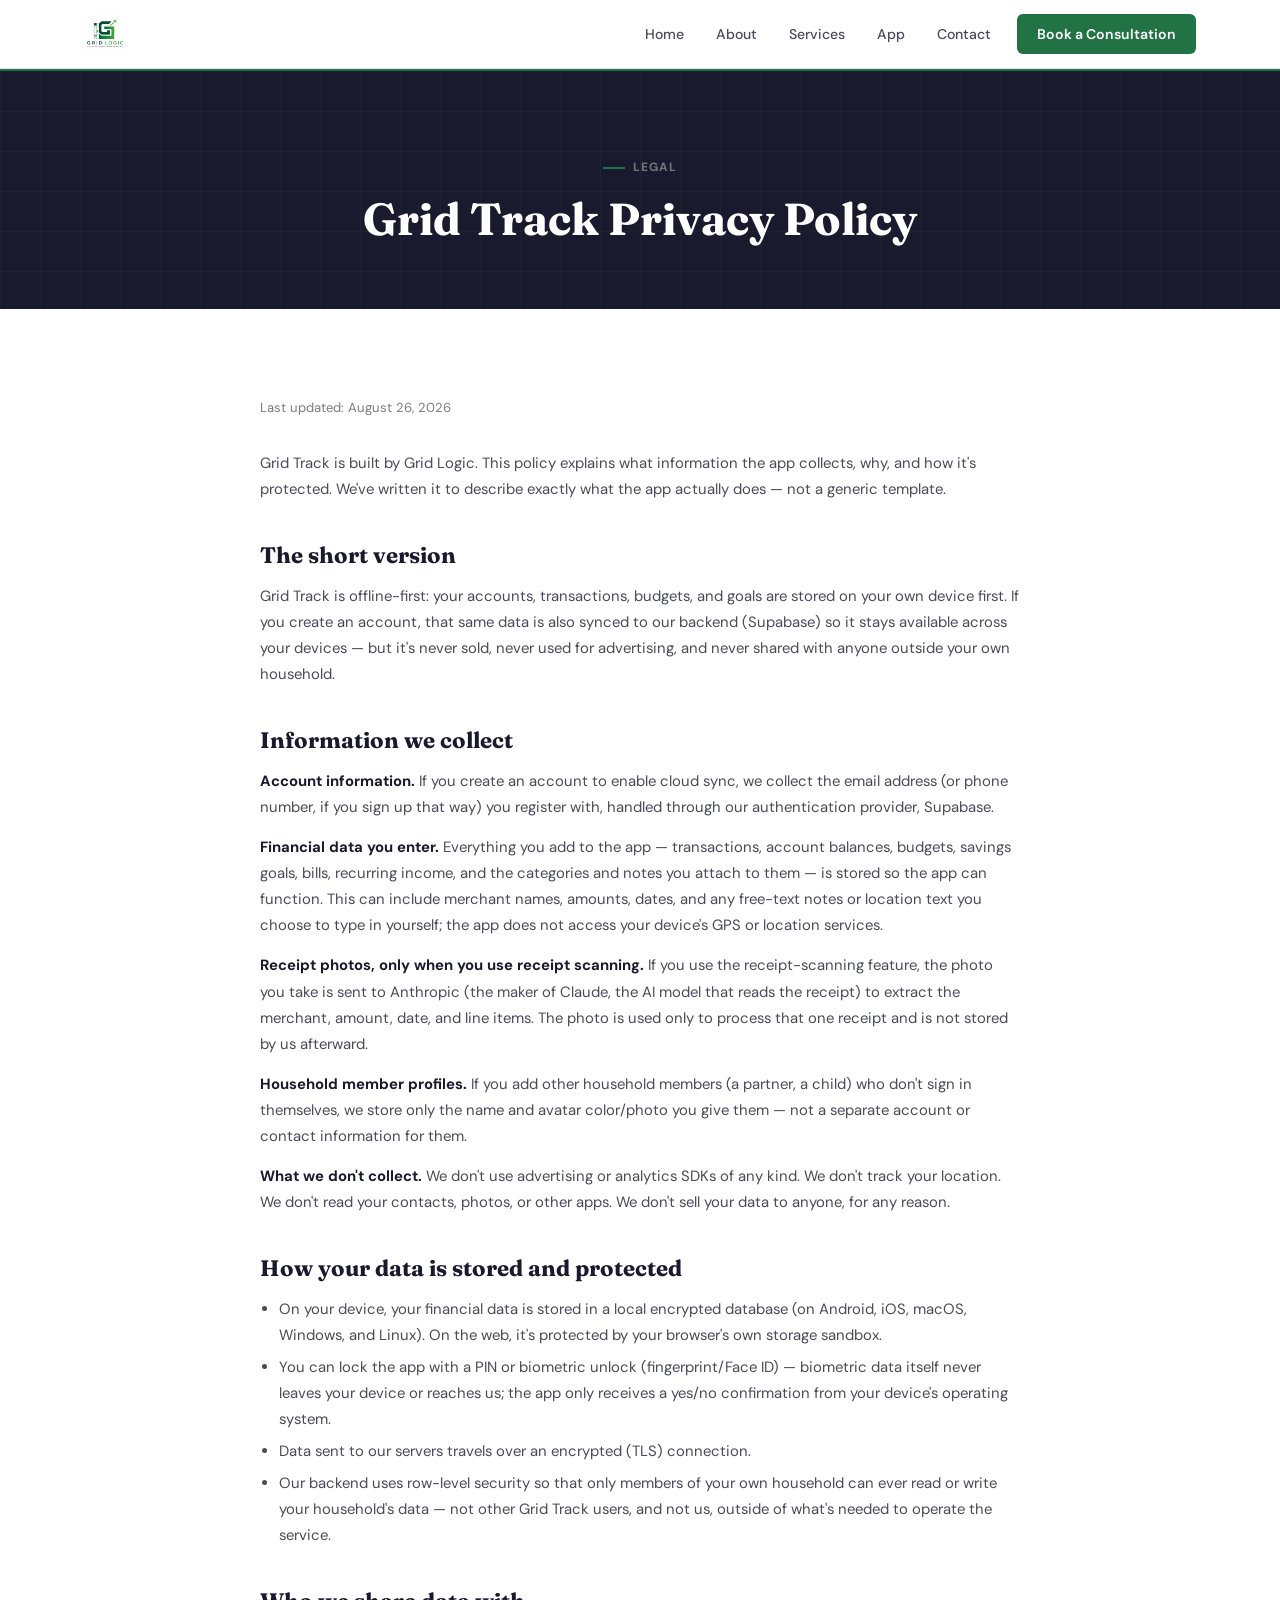
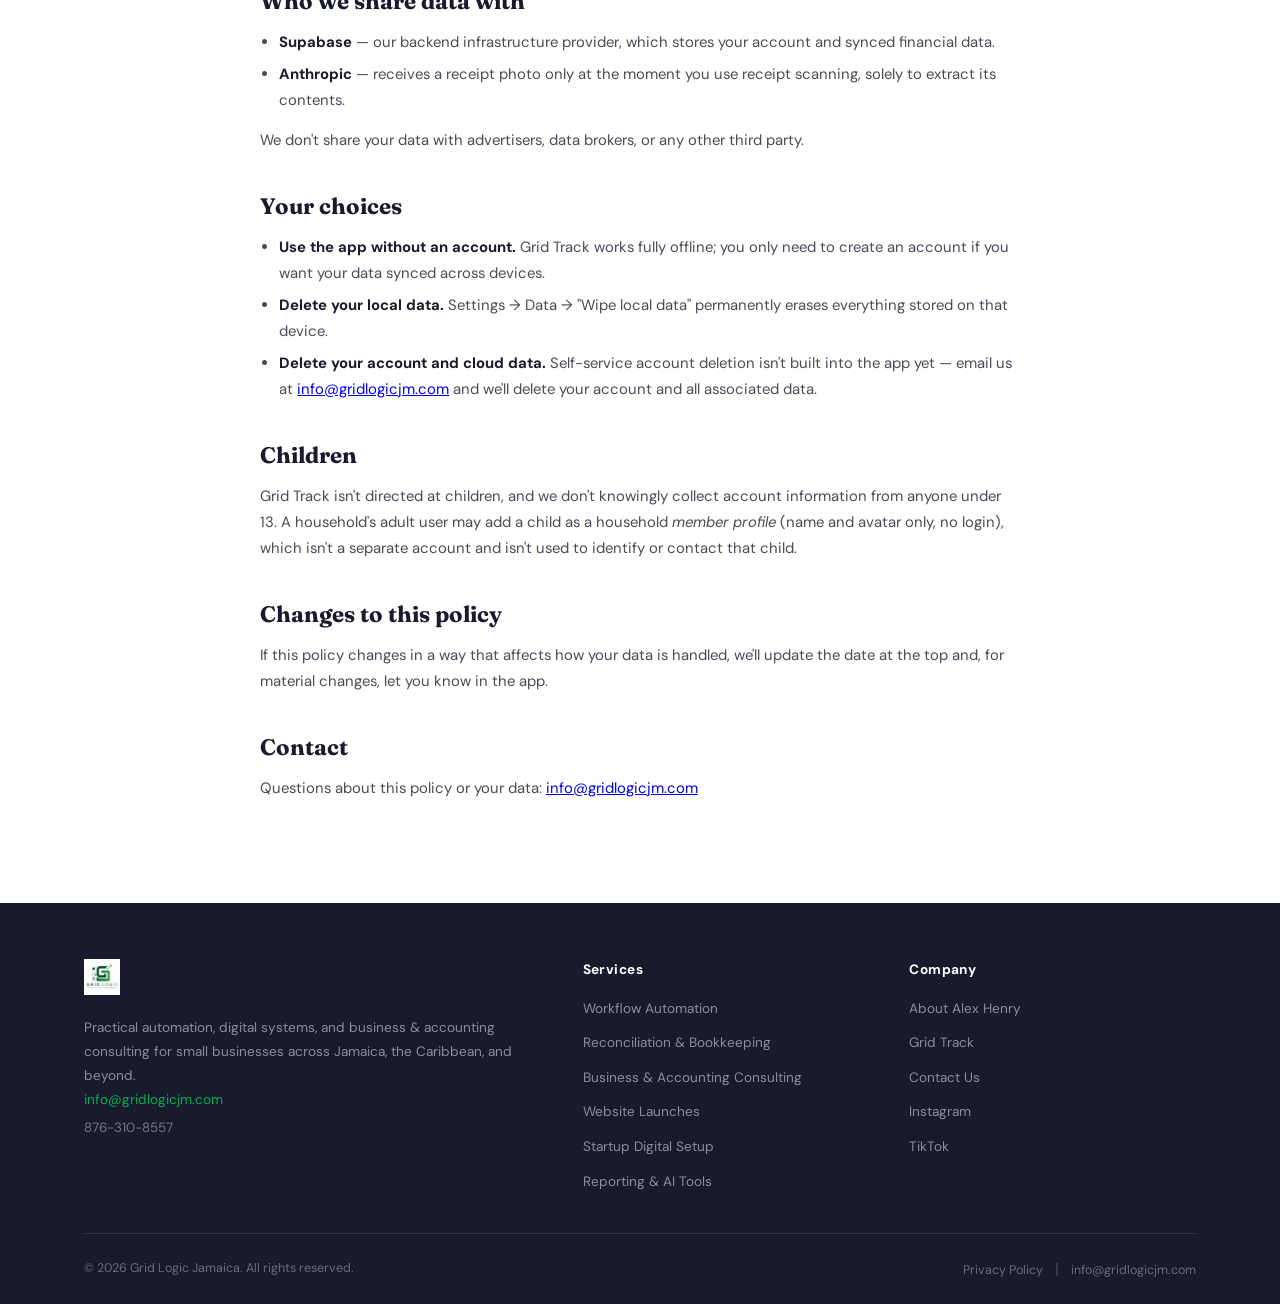
<file: privacy-policy.html>
<!DOCTYPE html>
<html lang="en">
<head>
<meta charset="UTF-8">
<meta name="viewport" content="width=device-width, initial-scale=1.0">
<title>Privacy Policy | Grid Track by Grid Logic</title>
<meta name="description" content="Privacy Policy for Grid Track, the personal finance tracking app by Grid Logic — what we collect, why, and how it's protected.">
<link rel="icon" href="assets/logo.png">
<link rel="preconnect" href="https://fonts.googleapis.com">
<link href="https://fonts.googleapis.com/css2?family=DM+Sans:wght@300;400;500;600;700&family=Fraunces:ital,wght@0,600;0,700;1,600&display=swap" rel="stylesheet">
<link rel="stylesheet" href="styles.css">
<style>
.prose{max-width:760px;margin:0 auto}
.prose h2{color:var(--charcoal);font-size:1.4rem;margin:40px 0 14px}
.prose h2:first-child{margin-top:0}
.prose h3{color:var(--charcoal);font-size:1.05rem;margin:24px 0 10px}
.prose p{margin-bottom:14px;font-size:.93rem}
.prose ul{margin:0 0 14px 1.2em}
.prose li{font-size:.93rem;color:var(--text-mid);line-height:1.75;margin-bottom:6px}
.prose strong{color:var(--charcoal)}
.prose .updated{color:var(--text-light);font-size:.82rem;margin-bottom:32px;display:block}
</style>
</head>
<body data-page="privacy">

<nav>
  <div class="nav-inner">
    <a class="logo" href="index.html"><img src="assets/logo.png" alt="Grid Logic"></a>
    <ul class="nav-links" id="navLinks">
      <li><a href="index.html" data-page="home">Home</a></li>
      <li><a href="about.html" data-page="about">About</a></li>
      <li><a href="services.html" data-page="services">Services</a></li>
      <li><a href="app.html" data-page="app">App</a></li>
      <li><a href="contact.html" data-page="contact">Contact</a></li>
      <li><a href="contact.html" class="nav-cta" style="margin-left:8px">Book a Consultation</a></li>
    </ul>
    <button class="hamburger" onclick="toggleMenu()"><span></span><span></span><span></span></button>
  </div>
</nav>
<div class="mobile-menu" id="mobileMenu">
  <a href="index.html" data-page="home">Home</a>
  <a href="about.html" data-page="about">About</a>
  <a href="services.html" data-page="services">Services</a>
  <a href="app.html" data-page="app">App</a>
  <a href="contact.html" data-page="contact">Contact</a>
  <a href="contact.html" style="color:var(--green);font-weight:700;border:none;margin-top:10px">→ Book a Free Consultation</a>
</div>

<main>
  <div class="page-hero">
    <div class="container">
      <div class="section-label" style="justify-content:center;color:rgba(255,255,255,.4)">Legal</div>
      <h1>Grid Track Privacy Policy</h1>
    </div>
  </div>

  <section class="section">
    <div class="container">
      <div class="prose">
        <span class="updated">Last updated: August 26, 2026</span>

        <p>Grid Track is built by Grid Logic. This policy explains what information the app collects, why, and how it's protected. We've written it to describe exactly what the app actually does — not a generic template.</p>

        <h2>The short version</h2>
        <p>Grid Track is offline-first: your accounts, transactions, budgets, and goals are stored on your own device first. If you create an account, that same data is also synced to our backend (Supabase) so it stays available across your devices — but it's never sold, never used for advertising, and never shared with anyone outside your own household.</p>

        <h2>Information we collect</h2>
        <p><strong>Account information.</strong> If you create an account to enable cloud sync, we collect the email address (or phone number, if you sign up that way) you register with, handled through our authentication provider, Supabase.</p>
        <p><strong>Financial data you enter.</strong> Everything you add to the app — transactions, account balances, budgets, savings goals, bills, recurring income, and the categories and notes you attach to them — is stored so the app can function. This can include merchant names, amounts, dates, and any free-text notes or location text you choose to type in yourself; the app does not access your device's GPS or location services.</p>
        <p><strong>Receipt photos, only when you use receipt scanning.</strong> If you use the receipt-scanning feature, the photo you take is sent to Anthropic (the maker of Claude, the AI model that reads the receipt) to extract the merchant, amount, date, and line items. The photo is used only to process that one receipt and is not stored by us afterward.</p>
        <p><strong>Household member profiles.</strong> If you add other household members (a partner, a child) who don't sign in themselves, we store only the name and avatar color/photo you give them — not a separate account or contact information for them.</p>
        <p><strong>What we don't collect.</strong> We don't use advertising or analytics SDKs of any kind. We don't track your location. We don't read your contacts, photos, or other apps. We don't sell your data to anyone, for any reason.</p>

        <h2>How your data is stored and protected</h2>
        <ul>
          <li>On your device, your financial data is stored in a local encrypted database (on Android, iOS, macOS, Windows, and Linux). On the web, it's protected by your browser's own storage sandbox.</li>
          <li>You can lock the app with a PIN or biometric unlock (fingerprint/Face ID) — biometric data itself never leaves your device or reaches us; the app only receives a yes/no confirmation from your device's operating system.</li>
          <li>Data sent to our servers travels over an encrypted (TLS) connection.</li>
          <li>Our backend uses row-level security so that only members of your own household can ever read or write your household's data — not other Grid Track users, and not us, outside of what's needed to operate the service.</li>
        </ul>

        <h2>Who we share data with</h2>
        <ul>
          <li><strong>Supabase</strong> — our backend infrastructure provider, which stores your account and synced financial data.</li>
          <li><strong>Anthropic</strong> — receives a receipt photo only at the moment you use receipt scanning, solely to extract its contents.</li>
        </ul>
        <p>We don't share your data with advertisers, data brokers, or any other third party.</p>

        <h2>Your choices</h2>
        <ul>
          <li><strong>Use the app without an account.</strong> Grid Track works fully offline; you only need to create an account if you want your data synced across devices.</li>
          <li><strong>Delete your local data.</strong> Settings → Data → "Wipe local data" permanently erases everything stored on that device.</li>
          <li><strong>Delete your account and cloud data.</strong> Self-service account deletion isn't built into the app yet — email us at <a href="mailto:info@gridlogicjm.com">info@gridlogicjm.com</a> and we'll delete your account and all associated data.</li>
        </ul>

        <h2>Children</h2>
        <p>Grid Track isn't directed at children, and we don't knowingly collect account information from anyone under 13. A household's adult user may add a child as a household <em>member profile</em> (name and avatar only, no login), which isn't a separate account and isn't used to identify or contact that child.</p>

        <h2>Changes to this policy</h2>
        <p>If this policy changes in a way that affects how your data is handled, we'll update the date at the top and, for material changes, let you know in the app.</p>

        <h2>Contact</h2>
        <p>Questions about this policy or your data: <a href="mailto:info@gridlogicjm.com">info@gridlogicjm.com</a></p>
      </div>
    </div>
  </section>
</main>

<footer>
  <div class="footer-inner">
    <div class="footer-top">
      <div class="footer-brand">
        <a href="index.html"><img src="assets/logo.png" alt="Grid Logic"></a>
        <p>Practical automation, digital systems, and business &amp; accounting consulting for small businesses across Jamaica, the Caribbean, and beyond.</p>
        <p><a href="mailto:info@gridlogicjm.com" style="color:var(--green-accent);text-decoration:none;font-size:.85rem">info@gridlogicjm.com</a></p>
        <p style="margin-top:4px"><a href="tel:+18763108557" style="color:rgba(255,255,255,.4);text-decoration:none;font-size:.84rem">876-310-8557</a></p>
      </div>
      <div class="footer-col">
        <h5>Services</h5>
        <ul class="footer-links">
          <li><a href="services.html">Workflow Automation</a></li>
          <li><a href="services.html">Reconciliation &amp; Bookkeeping</a></li>
          <li><a href="services.html">Business &amp; Accounting Consulting</a></li>
          <li><a href="services.html">Website Launches</a></li>
          <li><a href="services.html">Startup Digital Setup</a></li>
          <li><a href="services.html">Reporting &amp; AI Tools</a></li>
        </ul>
      </div>
      <div class="footer-col">
        <h5>Company</h5>
        <ul class="footer-links">
          <li><a href="about.html">About Alex Henry</a></li>
          <li><a href="app.html">Grid Track</a></li>
          <li><a href="contact.html">Contact Us</a></li>
          <li><a href="https://www.instagram.com/gridlogicjm" target="_blank">Instagram</a></li>
          <li><a href="https://www.tiktok.com/@gridlogicjm" target="_blank">TikTok</a></li>
        </ul>
      </div>
    </div>
    <div class="footer-bottom">
      <p>© 2026 Grid Logic Jamaica. All rights reserved.</p>
      <div>
        <a href="privacy-policy.html">Privacy Policy</a>
        <span class="footer-divider">|</span>
        <a href="mailto:info@gridlogicjm.com">info@gridlogicjm.com</a>
      </div>
    </div>
  </div>
</footer>

<script src="main.js"></script>
</body>
</html>
</file>
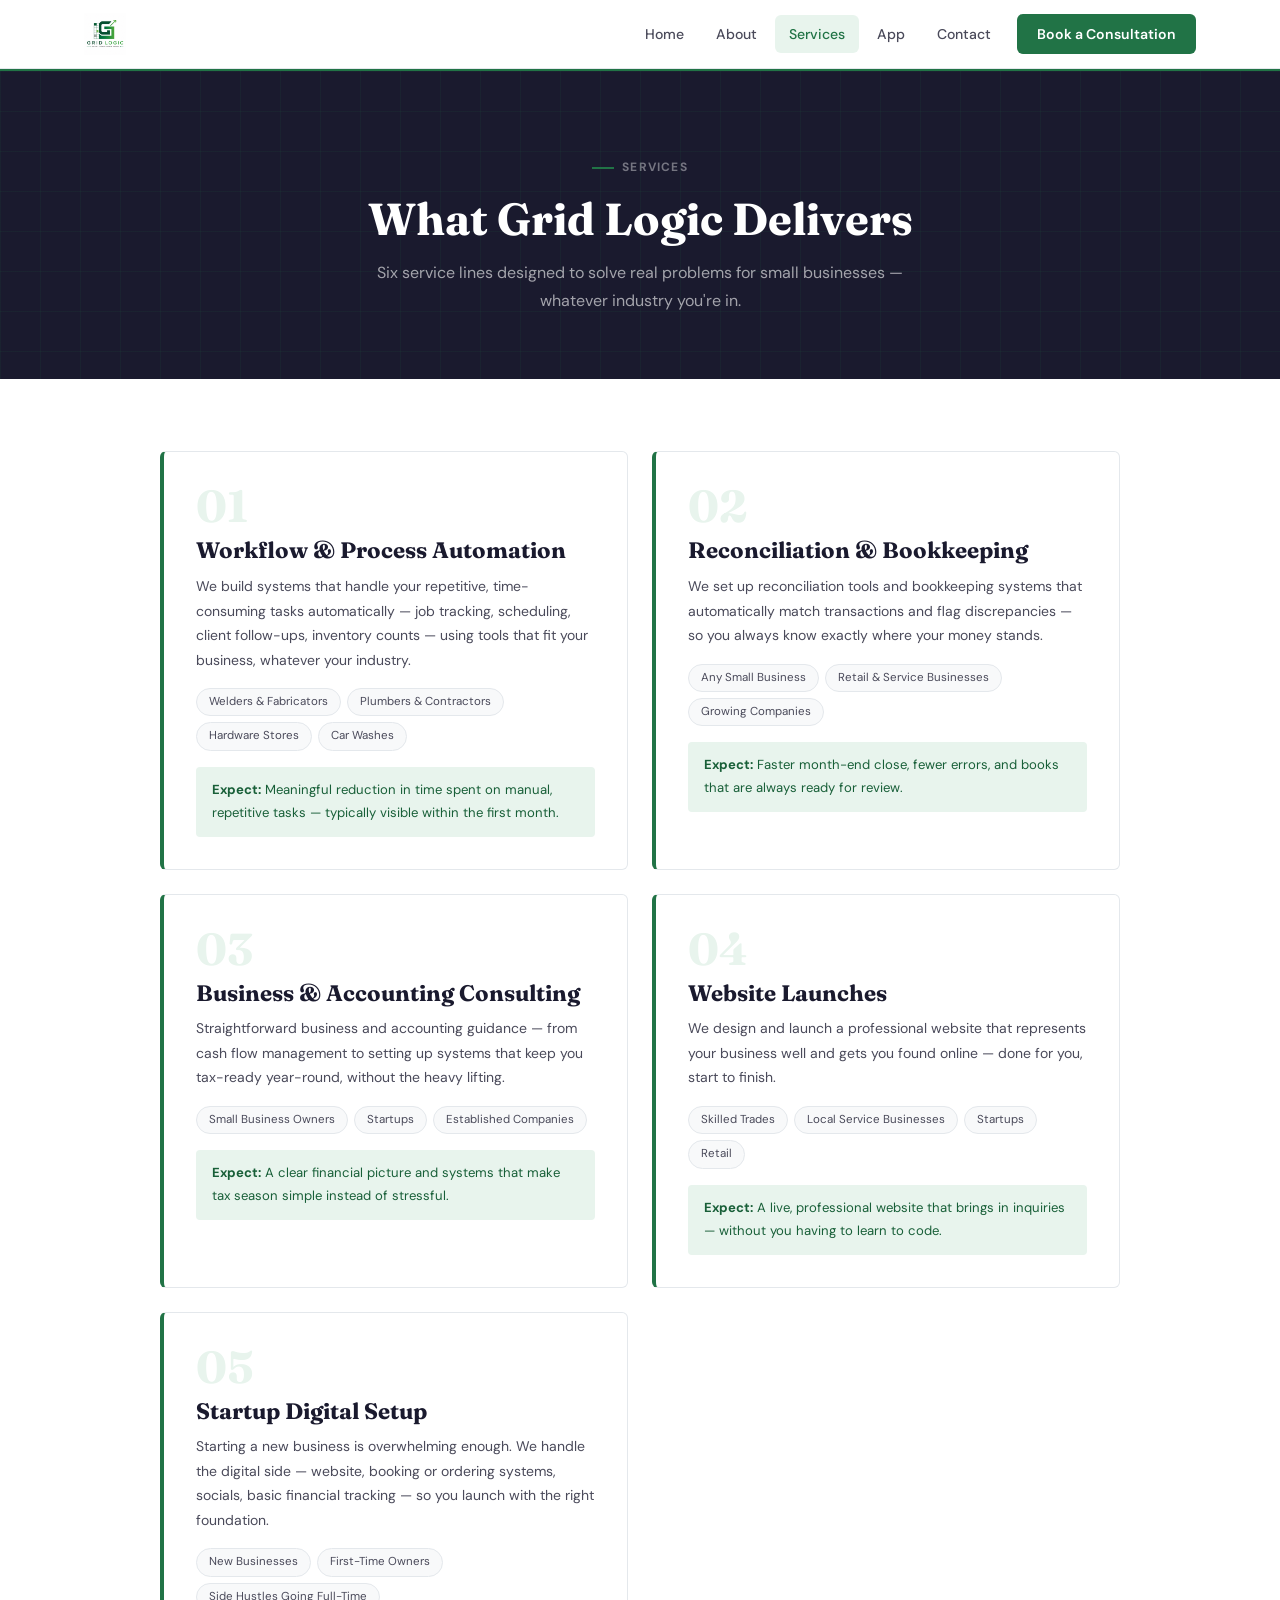
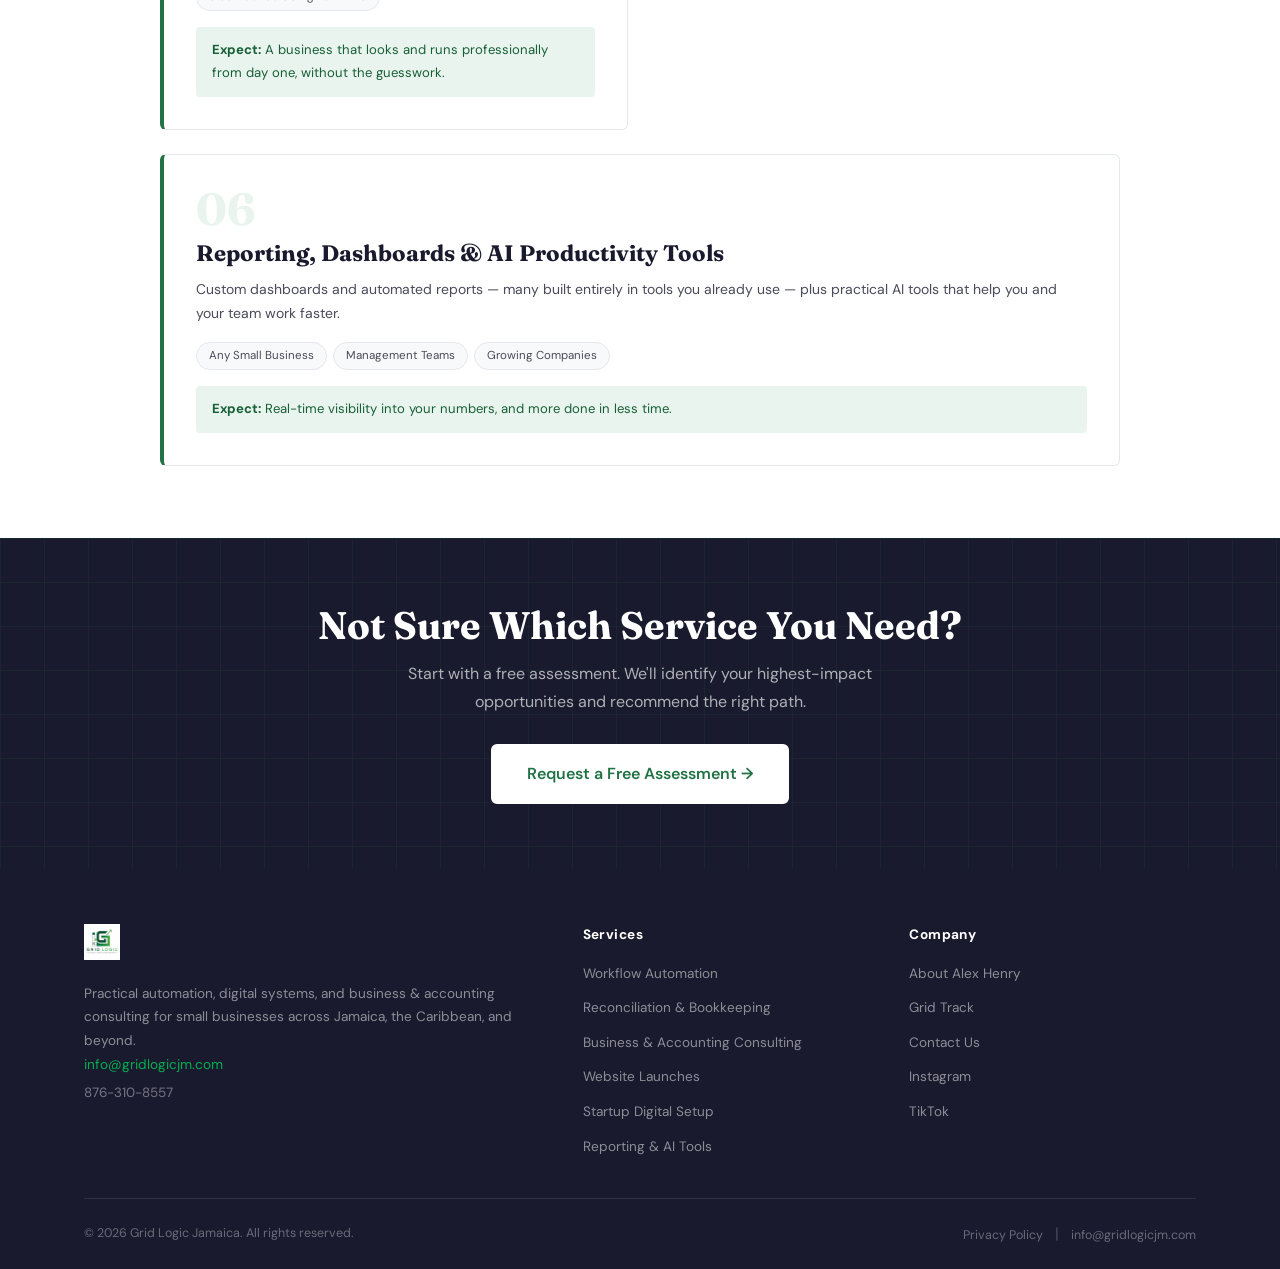
<file: services.html>
<!DOCTYPE html>
<html lang="en">
<head>
<meta charset="UTF-8">
<meta name="viewport" content="width=device-width, initial-scale=1.0">
<title>Services | Grid Logic</title>
<meta name="description" content="Workflow automation, reconciliation, business & accounting consulting, website launches, startup digital setup, and reporting tools for small businesses in Jamaica and the Caribbean.">
<link rel="icon" href="assets/logo.png">
<link rel="preconnect" href="https://fonts.googleapis.com">
<link href="https://fonts.googleapis.com/css2?family=DM+Sans:wght@300;400;500;600;700&family=Fraunces:ital,wght@0,600;0,700;1,600&display=swap" rel="stylesheet">
<link rel="stylesheet" href="styles.css">
</head>
<body data-page="services">

<nav>
  <div class="nav-inner">
    <a class="logo" href="index.html"><img src="assets/logo.png" alt="Grid Logic"></a>
    <ul class="nav-links" id="navLinks">
      <li><a href="index.html" data-page="home">Home</a></li>
      <li><a href="about.html" data-page="about">About</a></li>
      <li><a href="services.html" data-page="services">Services</a></li>
      <li><a href="app.html" data-page="app">App</a></li>
      <li><a href="contact.html" data-page="contact">Contact</a></li>
      <li><a href="contact.html" class="nav-cta" style="margin-left:8px">Book a Consultation</a></li>
    </ul>
    <button class="hamburger" onclick="toggleMenu()"><span></span><span></span><span></span></button>
  </div>
</nav>
<div class="mobile-menu" id="mobileMenu">
  <a href="index.html" data-page="home">Home</a>
  <a href="about.html" data-page="about">About</a>
  <a href="services.html" data-page="services">Services</a>
  <a href="app.html" data-page="app">App</a>
  <a href="contact.html" data-page="contact">Contact</a>
  <a href="contact.html" style="color:var(--green);font-weight:700;border:none;margin-top:10px">→ Book a Free Consultation</a>
</div>

<main>
  <div class="page-hero">
    <div class="container">
      <div class="section-label" style="justify-content:center;color:rgba(255,255,255,.4)">Services</div>
      <h1>What Grid Logic Delivers</h1>
      <p style="color:rgba(255,255,255,.6);max-width:560px;margin:14px auto 0">Six service lines designed to solve real problems for small businesses — whatever industry you're in.</p>
    </div>
  </div>

  <section style="padding:72px 0">
    <div class="container">
      <div style="display:grid;grid-template-columns:repeat(2,1fr);gap:24px;max-width:960px;margin:0 auto">

        <div class="service-detail-card">
          <div class="service-num">01</div>
          <h3>Workflow &amp; Process Automation</h3>
          <p>We build systems that handle your repetitive, time-consuming tasks automatically — job tracking, scheduling, client follow-ups, inventory counts — using tools that fit your business, whatever your industry.</p>
          <ul class="for-list">
            <li>Welders &amp; Fabricators</li><li>Plumbers &amp; Contractors</li><li>Hardware Stores</li><li>Car Washes</li>
          </ul>
          <div class="expect-box">
            <p><strong>Expect:</strong> Meaningful reduction in time spent on manual, repetitive tasks — typically visible within the first month.</p>
          </div>
        </div>

        <div class="service-detail-card">
          <div class="service-num">02</div>
          <h3>Reconciliation &amp; Bookkeeping</h3>
          <p>We set up reconciliation tools and bookkeeping systems that automatically match transactions and flag discrepancies — so you always know exactly where your money stands.</p>
          <ul class="for-list">
            <li>Any Small Business</li><li>Retail &amp; Service Businesses</li><li>Growing Companies</li>
          </ul>
          <div class="expect-box">
            <p><strong>Expect:</strong> Faster month-end close, fewer errors, and books that are always ready for review.</p>
          </div>
        </div>

        <div class="service-detail-card">
          <div class="service-num">03</div>
          <h3>Business &amp; Accounting Consulting</h3>
          <p>Straightforward business and accounting guidance — from cash flow management to setting up systems that keep you tax-ready year-round, without the heavy lifting.</p>
          <ul class="for-list">
            <li>Small Business Owners</li><li>Startups</li><li>Established Companies</li>
          </ul>
          <div class="expect-box">
            <p><strong>Expect:</strong> A clear financial picture and systems that make tax season simple instead of stressful.</p>
          </div>
        </div>

        <div class="service-detail-card">
          <div class="service-num">04</div>
          <h3>Website Launches</h3>
          <p>We design and launch a professional website that represents your business well and gets you found online — done for you, start to finish.</p>
          <ul class="for-list">
            <li>Skilled Trades</li><li>Local Service Businesses</li><li>Startups</li><li>Retail</li>
          </ul>
          <div class="expect-box">
            <p><strong>Expect:</strong> A live, professional website that brings in inquiries — without you having to learn to code.</p>
          </div>
        </div>

        <div class="service-detail-card">
          <div class="service-num">05</div>
          <h3>Startup Digital Setup</h3>
          <p>Starting a new business is overwhelming enough. We handle the digital side — website, booking or ordering systems, socials, basic financial tracking — so you launch with the right foundation.</p>
          <ul class="for-list">
            <li>New Businesses</li><li>First-Time Owners</li><li>Side Hustles Going Full-Time</li>
          </ul>
          <div class="expect-box">
            <p><strong>Expect:</strong> A business that looks and runs professionally from day one, without the guesswork.</p>
          </div>
        </div>

        <div class="service-detail-card" style="grid-column:1/-1">
          <div class="service-num">06</div>
          <h3>Reporting, Dashboards &amp; AI Productivity Tools</h3>
          <p>Custom dashboards and automated reports — many built entirely in tools you already use — plus practical AI tools that help you and your team work faster.</p>
          <ul class="for-list">
            <li>Any Small Business</li><li>Management Teams</li><li>Growing Companies</li>
          </ul>
          <div class="expect-box">
            <p><strong>Expect:</strong> Real-time visibility into your numbers, and more done in less time.</p>
          </div>
        </div>

      </div>
    </div>
  </section>

  <section class="cta-band">
    <div class="container">
      <h2>Not Sure Which Service You Need?</h2>
      <p>Start with a free assessment. We'll identify your highest-impact opportunities and recommend the right path.</p>
      <div class="cta-actions">
        <a class="btn btn-white btn-lg" href="contact.html">Request a Free Assessment →</a>
      </div>
    </div>
  </section>
</main>

<footer>
  <div class="footer-inner">
    <div class="footer-top">
      <div class="footer-brand">
        <a href="index.html"><img src="assets/logo.png" alt="Grid Logic"></a>
        <p>Practical automation, digital systems, and business &amp; accounting consulting for small businesses across Jamaica, the Caribbean, and beyond.</p>
        <p><a href="mailto:info@gridlogicjm.com" style="color:var(--green-accent);text-decoration:none;font-size:.85rem">info@gridlogicjm.com</a></p>
        <p style="margin-top:4px"><a href="tel:+18763108557" style="color:rgba(255,255,255,.4);text-decoration:none;font-size:.84rem">876-310-8557</a></p>
      </div>
      <div class="footer-col">
        <h5>Services</h5>
        <ul class="footer-links">
          <li><a href="services.html">Workflow Automation</a></li>
          <li><a href="services.html">Reconciliation &amp; Bookkeeping</a></li>
          <li><a href="services.html">Business &amp; Accounting Consulting</a></li>
          <li><a href="services.html">Website Launches</a></li>
          <li><a href="services.html">Startup Digital Setup</a></li>
          <li><a href="services.html">Reporting &amp; AI Tools</a></li>
        </ul>
      </div>
      <div class="footer-col">
        <h5>Company</h5>
        <ul class="footer-links">
          <li><a href="about.html">About Alex Henry</a></li>
          <li><a href="app.html">Grid Track</a></li>
          <li><a href="contact.html">Contact Us</a></li>
          <li><a href="https://www.instagram.com/gridlogicjm" target="_blank">Instagram</a></li>
          <li><a href="https://www.tiktok.com/@gridlogicjm" target="_blank">TikTok</a></li>
        </ul>
      </div>
    </div>
    <div class="footer-bottom">
      <p>© 2026 Grid Logic Jamaica. All rights reserved.</p>
      <div>
        <a href="privacy-policy.html">Privacy Policy</a>
        <span class="footer-divider">|</span>
        <a href="mailto:info@gridlogicjm.com">info@gridlogicjm.com</a>
      </div>
    </div>
  </div>
</footer>

<script src="main.js"></script>
</body>
</html>
</file>
<file: styles.css>
/* ── TOKENS ── */
:root{
  --green: #217346; --green-light: #2e8b57; --green-pale: #e8f4ed;
  --green-accent: #00b050; --green-dark: #185f38;
  --charcoal: #1a1a2e; --text: #1c1c1c; --text-mid: #4a4a5a; --text-light: #7a7a8a;
  --white: #fff; --off: #f8f9fa; --border: #e4e8ec;
  --shadow: 0 8px 32px rgba(0,0,0,.10); --r: 6px;
  --transition: all .28s cubic-bezier(.4,0,.2,1);
}
*,*::before,*::after{box-sizing:border-box;margin:0;padding:0}
html{scroll-behavior:smooth;scroll-padding-top:68px;font-size:16px}
body{font-family:'DM Sans',sans-serif;color:var(--text);background:var(--white);overflow-x:hidden;line-height:1.6}
h1,h2,h3,h4{font-family:'Fraunces',Georgia,serif;font-weight:700;line-height:1.2}
h1{font-size:clamp(2.2rem,5vw,3.6rem)} h2{font-size:clamp(1.7rem,3.5vw,2.4rem)}
h3{font-size:clamp(1.1rem,2vw,1.4rem)} p{line-height:1.75;color:var(--text-mid)}
.container{max-width:1160px;margin:0 auto;padding:0 24px}
.section{padding:88px 0} .section-sm{padding:56px 0}
.grid-bg{background-image:linear-gradient(rgba(33,115,70,.08) 1px,transparent 1px),linear-gradient(90deg,rgba(33,115,70,.08) 1px,transparent 1px);background-size:40px 40px}
main{display:block;padding-top:68px}

/* ── NAV ── */
nav{position:fixed;top:0;left:0;right:0;z-index:1000;background:rgba(255,255,255,.96);backdrop-filter:blur(12px);border-bottom:1px solid var(--border)}
.nav-inner{display:flex;align-items:center;justify-content:space-between;padding:0 24px;max-width:1160px;margin:0 auto;height:68px}
.logo{cursor:pointer;display:flex;align-items:center}
.logo img{height:42px;width:auto}
.nav-links{display:flex;align-items:center;gap:4px;list-style:none}
.nav-links a{text-decoration:none;color:var(--text-mid);font-size:.88rem;font-weight:500;padding:8px 14px;border-radius:var(--r);transition:var(--transition);cursor:pointer;display:block}
.nav-links a:hover,.nav-links a.active{color:var(--green);background:var(--green-pale)}
.nav-cta{background:var(--green)!important;color:white!important;padding:9px 20px!important;font-weight:600!important;border-radius:var(--r)!important}
.nav-cta:hover{background:var(--green-dark)!important}
.hamburger{display:none;flex-direction:column;gap:5px;cursor:pointer;background:none;border:none;padding:4px}
.hamburger span{display:block;width:24px;height:2px;background:var(--charcoal);border-radius:2px;transition:var(--transition)}
.mobile-menu{display:none;position:fixed;top:68px;left:0;right:0;background:white;border-bottom:1px solid var(--border);padding:16px 24px 24px;z-index:999;box-shadow:var(--shadow)}
.mobile-menu.open{display:block}
.mobile-menu a{display:block;padding:12px 0;border-bottom:1px solid var(--border);text-decoration:none;color:var(--text);font-weight:500;cursor:pointer}

/* ── BUTTONS ── */
.btn{display:inline-flex;align-items:center;gap:8px;padding:13px 26px;border-radius:var(--r);font-weight:600;font-size:.95rem;cursor:pointer;text-decoration:none;border:2px solid transparent;transition:var(--transition);font-family:'DM Sans',sans-serif}
.btn-primary{background:var(--green);color:white;border-color:var(--green)}
.btn-primary:hover{background:var(--green-dark);transform:translateY(-1px);box-shadow:0 8px 24px rgba(33,115,70,.3)}
.btn-outline-dark{background:transparent;color:var(--green);border-color:var(--green)}
.btn-outline-dark:hover{background:var(--green);color:white}
.btn-outline{background:transparent;color:white;border-color:rgba(255,255,255,.4)}
.btn-outline:hover{border-color:white;background:rgba(255,255,255,.08)}
.btn-white{background:white;color:var(--green);border-color:white}
.btn-white:hover{background:var(--off);transform:translateY(-1px)}
.btn-lg{padding:15px 34px;font-size:1rem}
.btn:disabled{opacity:.6;cursor:not-allowed;transform:none!important}

/* ── LABELS ── */
.section-label{display:inline-flex;align-items:center;gap:8px;font-size:.75rem;font-weight:700;letter-spacing:.1em;text-transform:uppercase;color:var(--green);margin-bottom:14px}
.section-label::before{content:'';width:22px;height:2px;background:var(--green)}

/* ── FADE-IN ── */
.fade-in{opacity:0;transform:translateY(16px);transition:opacity .5s ease,transform .5s ease}
.fade-in.visible{opacity:1;transform:translateY(0)}

/* ══════════════════════════════════════
   HERO
══════════════════════════════════════ */
.hero{padding:88px 0 96px;background:var(--charcoal);position:relative;overflow:hidden}
.hero::before{content:'';position:absolute;inset:0;background-image:linear-gradient(rgba(33,115,70,.12) 1px,transparent 1px),linear-gradient(90deg,rgba(33,115,70,.12) 1px,transparent 1px);background-size:48px 48px}
.hero-inner{position:relative;z-index:2;display:grid;grid-template-columns:1fr 1fr;gap:56px;align-items:start}
.hero-badge{display:inline-flex;align-items:center;gap:8px;background:rgba(33,115,70,.25);border:1px solid rgba(33,115,70,.5);color:#6fcf97;font-size:.75rem;font-weight:600;letter-spacing:.08em;text-transform:uppercase;padding:6px 14px;border-radius:100px;margin-bottom:22px}
.hero-badge::before{content:'';width:6px;height:6px;background:var(--green-accent);border-radius:50%;animation:pulse 2s infinite}
@keyframes pulse{0%,100%{opacity:1;transform:scale(1)}50%{opacity:.5;transform:scale(.8)}}
.hero h1{color:white;margin-bottom:20px;font-style:italic}
.hero h1 em{font-style:normal;color:var(--green-accent)}
.hero-sub{color:rgba(255,255,255,.72);font-size:1rem;margin-bottom:36px;max-width:480px}
.hero-actions{display:flex;gap:14px;flex-wrap:wrap}

/* ── EXCEL DEMO ── */
.hero-visual{display:flex;flex-direction:column;gap:10px}
.excel-demo{background:#1e2433;border-radius:10px;overflow:hidden;border:1px solid rgba(255,255,255,.12);box-shadow:0 24px 60px rgba(0,0,0,.5)}
.excel-titlebar{background:#217346;display:flex;align-items:center;gap:10px;padding:9px 14px}
.excel-dots{display:flex;gap:6px}
.excel-dot{width:11px;height:11px;border-radius:50%}
.excel-dot.r{background:#ff5f57}.excel-dot.y{background:#ffbd2e}.excel-dot.g{background:#28c941}
.excel-title{color:rgba(255,255,255,.85);font-size:.75rem;font-weight:600;flex:1;text-align:center;overflow:hidden;text-overflow:ellipsis;white-space:nowrap}
.excel-ribbon{background:#2b7a43;display:flex;gap:2px;padding:3px 8px;border-bottom:1px solid rgba(0,0,0,.25)}
.ribbon-tab{color:rgba(255,255,255,.65);font-size:.68rem;padding:4px 10px;border-radius:3px;cursor:default;white-space:nowrap}
.ribbon-tab.active{background:rgba(255,255,255,.18);color:white}
.excel-formula{background:#16202b;display:flex;align-items:center;gap:10px;padding:5px 12px;border-bottom:1px solid rgba(255,255,255,.06)}
.formula-label{color:#00b050;font-size:.68rem;font-family:monospace;font-weight:700;flex-shrink:0}
.formula-text{color:#9cdcfe;font-size:.68rem;font-family:monospace;transition:opacity .3s;flex:1;overflow:hidden;white-space:nowrap;text-overflow:ellipsis}
.formula-cursor{display:inline-block;width:6px;height:12px;background:#00b050;animation:blink .9s infinite;vertical-align:middle;flex-shrink:0}
@keyframes blink{0%,100%{opacity:1}50%{opacity:0}}
.excel-col-headers{display:grid;grid-template-columns:44px repeat(5,1fr);background:#1a2e3a;border-bottom:1px solid rgba(255,255,255,.08)}
.col-hdr{color:rgba(255,255,255,.45);font-size:.6rem;font-weight:700;padding:5px 6px;text-align:center;border-right:1px solid rgba(255,255,255,.05)}
.excel-row{display:grid;grid-template-columns:44px repeat(5,1fr);border-bottom:1px solid rgba(255,255,255,.04);transition:background .4s}
.excel-row.header-row{background:#1a3040}
.excel-row:nth-child(even):not(.header-row){background:rgba(255,255,255,.015)}
.excel-row.highlight{background:rgba(0,176,80,.12)!important}
.row-num{color:rgba(255,255,255,.25);font-size:.58rem;padding:6px 4px;text-align:center;border-right:1px solid rgba(255,255,255,.05);display:flex;align-items:center;justify-content:center}
.cell{color:rgba(255,255,255,.72);font-size:.63rem;padding:6px 7px;border-right:1px solid rgba(255,255,255,.04);display:flex;align-items:center;overflow:hidden;white-space:nowrap;text-overflow:ellipsis}
.cell.header{color:#00b050;font-weight:700;font-size:.6rem}
.cell.green{color:#6fcf97}.cell.red{color:#ff6b6b}.cell.amber{color:#f39c12}.cell.bold{color:white;font-weight:600}
.cell.typing::after{content:'|';animation:blink .7s infinite;color:#00b050;margin-left:2px}
.excel-status{background:#217346;display:flex;justify-content:space-between;align-items:center;padding:4px 12px;gap:12px}
.status-left{color:rgba(255,255,255,.65);font-size:.58rem;white-space:nowrap}
.status-right{display:flex;gap:12px;flex-shrink:0}
.status-item{color:rgba(255,255,255,.55);font-size:.58rem;white-space:nowrap}
.status-item span{color:white;font-weight:600}
.kpi-strip{display:grid;grid-template-columns:repeat(3,1fr);gap:8px}
.kpi-mini{background:rgba(255,255,255,.06);border:1px solid rgba(255,255,255,.1);border-radius:8px;padding:12px 10px;text-align:center}
.kpi-mini-val{font-family:'Fraunces',serif;font-size:1.2rem;font-weight:700;color:#00b050;display:block;line-height:1}
.kpi-mini-label{color:rgba(255,255,255,.4);font-size:.6rem;margin-top:4px;display:block}

/* ══════════════════════════════════════
   INDUSTRY STRIP
══════════════════════════════════════ */
.industry-strip{background:var(--off);border-top:1px solid var(--border);border-bottom:1px solid var(--border);padding:28px 0}
.industry-track{display:flex;flex-wrap:wrap;justify-content:center;gap:10px 14px}
.industry-pill{display:inline-flex;align-items:center;gap:7px;background:white;border:1px solid var(--border);border-radius:100px;padding:8px 16px;font-size:.82rem;font-weight:500;color:var(--text-mid)}

/* ══════════════════════════════════════
   SERVICES
══════════════════════════════════════ */
.services-grid{display:grid;grid-template-columns:repeat(3,1fr);gap:20px}
.service-card{background:white;border:1px solid var(--border);border-radius:var(--r);padding:28px;transition:var(--transition);position:relative;overflow:hidden}
.service-card::before{content:'';position:absolute;bottom:0;left:0;right:0;height:3px;background:var(--green);transform:scaleX(0);transition:var(--transition);transform-origin:left}
.service-card:hover{box-shadow:var(--shadow);transform:translateY(-3px)}
.service-card:hover::before{transform:scaleX(1)}
.service-icon{width:48px;height:48px;background:var(--green-pale);border-radius:var(--r);display:flex;align-items:center;justify-content:center;margin-bottom:16px;font-size:1.4rem}
.service-card h3{color:var(--charcoal);margin-bottom:8px;font-size:1rem}
.service-card p{font-size:.85rem}
.smb-badge{display:inline-flex;align-items:center;gap:5px;background:#fff9e6;color:#b8860b;border:1px solid #f0d060;font-size:.68rem;font-weight:700;padding:2px 8px;border-radius:100px;margin-bottom:8px;letter-spacing:.03em}

/* ══════════════════════════════════════
   PAGE HERO (shared by About/Services/App/Contact)
══════════════════════════════════════ */
.page-hero{background:var(--charcoal);padding:80px 0 64px;text-align:center;position:relative;overflow:hidden;border-top:3px solid var(--green)}
.page-hero::before{content:'';position:absolute;inset:0;background-image:linear-gradient(rgba(33,115,70,.1) 1px,transparent 1px),linear-gradient(90deg,rgba(33,115,70,.1) 1px,transparent 1px);background-size:40px 40px}
.page-hero h1{color:white;position:relative;z-index:1;font-size:clamp(1.8rem,3.5vw,2.8rem)}
.page-hero p{position:relative;z-index:1}

/* ══════════════════════════════════════
   ABOUT
══════════════════════════════════════ */
.founder-grid{display:grid;grid-template-columns:320px 1fr;gap:60px;align-items:center;max-width:960px;margin:0 auto}
.founder-photo-card{border-radius:12px;overflow:hidden;box-shadow:0 20px 50px rgba(0,0,0,.14);border:2px solid rgba(33,115,70,.2)}
.founder-photo-card img{width:100%;display:block;object-fit:cover;object-position:center top;height:340px}
.founder-nameplate{background:var(--green);padding:16px 20px}
.founder-nameplate strong{color:white;font-weight:700;font-size:1rem;display:block}
.founder-nameplate span{color:rgba(255,255,255,.75);font-size:.82rem}
.founder-creds{background:var(--green-pale);padding:14px 20px;display:flex;flex-direction:column;gap:7px}
.cred-tag{display:flex;align-items:center;gap:8px;font-size:.75rem;color:var(--text-mid)}
.cred-dot{width:5px;height:5px;border-radius:50%;background:var(--green);flex-shrink:0}
.founder-quote{background:var(--green-pale);border-left:4px solid var(--green);border-radius:0 8px 8px 0;padding:16px 20px;margin:20px 0}
.founder-quote p{font-style:italic;color:var(--green-dark);font-family:'Fraunces',serif;font-size:1rem;margin:0}

/* ══════════════════════════════════════
   SERVICES PAGE — DETAIL CARDS
══════════════════════════════════════ */
.service-detail-card{background:white;border:1px solid var(--border);border-radius:var(--r);padding:32px;border-left:4px solid var(--green);transition:var(--transition)}
.service-detail-card:hover{box-shadow:var(--shadow)}
.service-num{font-family:'Fraunces',serif;font-size:2.8rem;font-weight:700;color:var(--green-pale);line-height:1;margin-bottom:8px;display:block}
.service-detail-card h3{color:var(--charcoal);margin-bottom:10px}
.service-detail-card p{font-size:.875rem;margin-bottom:16px}
.expect-box{background:var(--green-pale);border-radius:4px;padding:12px 16px}
.expect-box p{font-size:.82rem;color:var(--green-dark);margin:0}
.for-list{list-style:none;margin:10px 0 16px;display:flex;flex-wrap:wrap;gap:6px}
.for-list li{background:var(--off);border:1px solid var(--border);border-radius:100px;padding:4px 12px;font-size:.72rem;color:var(--text-mid)}
.benefit-list{list-style:none;margin:16px 0}
.benefit-list li{display:flex;gap:10px;align-items:flex-start;padding:6px 0;font-size:.875rem;color:var(--text-mid)}
.benefit-list li::before{content:'✓';color:var(--green);font-weight:700;flex-shrink:0;margin-top:1px}

.cta-band{background:var(--charcoal);padding:64px 0;text-align:center;position:relative;overflow:hidden}
.cta-band::before{content:'';position:absolute;inset:0;background-image:linear-gradient(rgba(33,115,70,.12) 1px,transparent 1px),linear-gradient(90deg,rgba(33,115,70,.12) 1px,transparent 1px);background-size:44px 44px}
.cta-band h2,.cta-band p{position:relative;z-index:1}
.cta-band h2{color:white;margin-bottom:12px}
.cta-band p{color:rgba(255,255,255,.65);max-width:480px;margin:0 auto 28px}
.cta-actions{position:relative;z-index:1;display:flex;gap:14px;justify-content:center;flex-wrap:wrap}

/* ══════════════════════════════════════
   APP PAGE
══════════════════════════════════════ */
.app-hero{background:var(--charcoal);padding:88px 0 96px;position:relative;overflow:hidden}
.app-hero::before{content:'';position:absolute;inset:0;background-image:linear-gradient(rgba(33,115,70,.12) 1px,transparent 1px),linear-gradient(90deg,rgba(33,115,70,.12) 1px,transparent 1px);background-size:48px 48px}
.app-hero-inner{position:relative;z-index:2;display:grid;grid-template-columns:1fr 1fr;gap:56px;align-items:center}
.app-hero h1{color:white;margin-bottom:18px}
.app-hero p.hero-sub{margin-bottom:28px}
.platform-badges{display:flex;gap:10px;flex-wrap:wrap;margin-bottom:8px}
.platform-badge{display:inline-flex;align-items:center;gap:8px;background:rgba(255,255,255,.06);border:1px solid rgba(255,255,255,.16);color:rgba(255,255,255,.85);font-size:.8rem;font-weight:600;padding:9px 16px;border-radius:100px}
.platform-badge .dot{width:6px;height:6px;border-radius:50%;background:var(--green-accent)}

/* phone mockup */
.phone-mockup{width:270px;margin:0 auto;background:#0e1420;border-radius:36px;padding:14px;border:1px solid rgba(255,255,255,.14);box-shadow:0 30px 70px rgba(0,0,0,.55)}
.phone-screen{background:linear-gradient(180deg,#16202b,#101822);border-radius:24px;overflow:hidden;padding:20px 16px 24px}
.phone-notch{width:70px;height:6px;background:rgba(255,255,255,.18);border-radius:100px;margin:0 auto 16px}
.phone-greeting{color:rgba(255,255,255,.5);font-size:.7rem;margin-bottom:2px}
.phone-balance{color:white;font-family:'Fraunces',serif;font-size:1.9rem;font-weight:700;margin-bottom:16px}
.phone-balance span{color:var(--green-accent);font-size:1rem;font-weight:600;font-family:'DM Sans',sans-serif;margin-left:6px}
.phone-chart{display:flex;align-items:flex-end;gap:6px;height:64px;margin-bottom:18px}
.phone-chart .bar{flex:1;background:linear-gradient(180deg,var(--green-accent),var(--green));border-radius:4px 4px 0 0;opacity:.85}
.phone-cats{display:flex;flex-direction:column;gap:9px}
.phone-cat{display:flex;align-items:center;gap:10px;background:rgba(255,255,255,.05);border:1px solid rgba(255,255,255,.07);border-radius:10px;padding:9px 11px}
.phone-cat-icon{width:26px;height:26px;border-radius:7px;display:flex;align-items:center;justify-content:center;font-size:.8rem;flex-shrink:0}
.phone-cat-name{color:rgba(255,255,255,.85);font-size:.72rem;font-weight:600;flex:1}
.phone-cat-amt{color:rgba(255,255,255,.55);font-size:.68rem}

.app-features{display:grid;grid-template-columns:repeat(3,1fr);gap:20px}
.app-feature{background:white;border:1px solid var(--border);border-radius:var(--r);padding:26px;text-align:left}
.app-feature .service-icon{margin-bottom:14px}
.app-feature h3{font-size:.98rem;margin-bottom:6px;color:var(--charcoal)}
.app-feature p{font-size:.85rem}

.waitlist-box{background:var(--off);border:1px solid var(--border);border-radius:10px;padding:36px;max-width:520px;margin:0 auto}
.waitlist-box h3{color:var(--charcoal);margin-bottom:8px;text-align:center}
.waitlist-box>p{text-align:center;margin-bottom:22px;font-size:.9rem}
.waitlist-row{display:flex;gap:10px;flex-wrap:wrap}
.waitlist-row input[type=email]{flex:1;min-width:200px}
.form-success{display:none;text-align:center;padding:14px;background:var(--green-pale);border-radius:var(--r);color:var(--green-dark);font-weight:600;font-size:.9rem}

/* ══════════════════════════════════════
   FORMS
══════════════════════════════════════ */
.form-group{margin-bottom:16px}
.form-group label{display:block;font-size:.82rem;font-weight:600;color:var(--charcoal);margin-bottom:6px}
.form-group input,.form-group textarea,.form-group select{width:100%;padding:11px 14px;border:1px solid var(--border);border-radius:var(--r);font-family:'DM Sans',sans-serif;font-size:.9rem;color:var(--text);background:white;transition:var(--transition)}
.form-group input:focus,.form-group textarea:focus,.form-group select:focus{outline:none;border-color:var(--green);box-shadow:0 0 0 3px rgba(33,115,70,.1)}
.form-row{display:grid;grid-template-columns:1fr 1fr;gap:14px}

/* ══════════════════════════════════════
   CONTACT
══════════════════════════════════════ */
.contact-grid{display:grid;grid-template-columns:1fr 1.5fr;gap:56px;align-items:start}
.contact-detail{display:flex;gap:14px;align-items:flex-start;padding:14px 0;border-bottom:1px solid var(--border)}
.contact-detail:first-of-type{border-top:1px solid var(--border);margin-top:20px}
.contact-icon{font-size:1.1rem;color:var(--green);flex-shrink:0;margin-top:2px}
.contact-detail h4{font-size:.85rem;color:var(--charcoal);margin-bottom:2px}
.contact-detail a,.contact-detail span{font-size:.88rem;color:var(--text-mid);text-decoration:none}
.contact-detail a:hover{color:var(--green)}
.social-pills{display:flex;gap:10px;margin-top:20px;flex-wrap:wrap}
.social-pill{display:inline-flex;align-items:center;gap:6px;background:var(--off);border:1px solid var(--border);border-radius:100px;padding:8px 16px;font-size:.82rem;color:var(--text-mid);text-decoration:none;transition:var(--transition)}
.social-pill:hover{background:var(--green-pale);color:var(--green-dark);border-color:var(--green)}
.contact-form-card{background:white;border:1px solid var(--border);border-radius:var(--r);padding:32px;box-shadow:0 2px 12px rgba(0,0,0,.06)}
.contact-form{background:white;border:1px solid var(--border);border-radius:var(--r);padding:36px;box-shadow:var(--shadow)}
.form-title{font-family:'Fraunces',serif;font-size:1.3rem;color:var(--charcoal);margin-bottom:6px}
.form-subtitle{font-size:.85rem;color:var(--text-light);margin-bottom:24px}
.form-submit{width:100%;margin-top:6px;justify-content:center;padding:14px;font-size:.95rem}
.form-success .check{font-size:2.5rem;display:block;margin-bottom:10px}

/* ── FAQ ── */
.faq-list{max-width:720px;margin:0 auto}
.faq-item{border-bottom:1px solid var(--border)}
.faq-q{width:100%;background:none;border:none;padding:18px 0;display:flex;justify-content:space-between;align-items:center;cursor:pointer;text-align:left;font-family:'DM Sans',sans-serif;font-size:.95rem;font-weight:600;color:var(--charcoal)}
.faq-chevron{font-size:1.2rem;color:var(--green);transition:var(--transition);flex-shrink:0}
.faq-item.open .faq-chevron{transform:rotate(45deg)}
.faq-a{max-height:0;overflow:hidden;transition:max-height .4s ease,padding .3s ease}
.faq-item.open .faq-a{max-height:300px;padding-bottom:16px}
.faq-a p{font-size:.875rem}

/* ══════════════════════════════════════
   FOOTER
══════════════════════════════════════ */
footer{background:var(--charcoal);padding:56px 0 0;margin-top:0}
.footer-inner{max-width:1160px;margin:0 auto;padding:0 24px}
.footer-top{display:grid;grid-template-columns:1.6fr 1fr 1fr;gap:40px;padding-bottom:40px;border-bottom:1px solid rgba(255,255,255,.1)}
.footer-brand img{height:36px;margin-bottom:14px}
.footer-brand p{color:rgba(255,255,255,.5);font-size:.85rem}
.footer-col h5{color:white;font-size:.85rem;margin-bottom:14px;letter-spacing:.03em}
.footer-links{list-style:none;display:flex;flex-direction:column;gap:9px}
.footer-links a{color:rgba(255,255,255,.5);text-decoration:none;font-size:.85rem;cursor:pointer;transition:var(--transition)}
.footer-links a:hover{color:var(--green-accent)}
.footer-bottom{display:flex;justify-content:space-between;align-items:center;padding:22px 0;flex-wrap:wrap;gap:10px}
.footer-bottom p{color:rgba(255,255,255,.35);font-size:.78rem}
.footer-bottom a{color:rgba(255,255,255,.35);text-decoration:none;font-size:.78rem}
.footer-bottom a:hover{color:var(--green-accent)}
.footer-divider{color:rgba(255,255,255,.2);margin:0 8px}

/* ══════════════════════════════════════
   RESPONSIVE
══════════════════════════════════════ */
@media (max-width:860px){
  .hero-inner,.app-hero-inner,.founder-grid,.contact-grid,.service-detail-inner{grid-template-columns:1fr!important}
  .founder-grid{max-width:400px}
  .services-grid,.app-features{grid-template-columns:1fr 1fr}
  .footer-top{grid-template-columns:1fr}
}
@media (max-width:640px){
  .nav-links{display:none}
  .hamburger{display:flex}
  .services-grid,.app-features{grid-template-columns:1fr}
  .form-row{grid-template-columns:1fr}
  .kpi-strip{grid-template-columns:1fr 1fr 1fr}
  section[style*="grid-template-columns:repeat(2,1fr)"]{padding-left:0}
}
</file>
